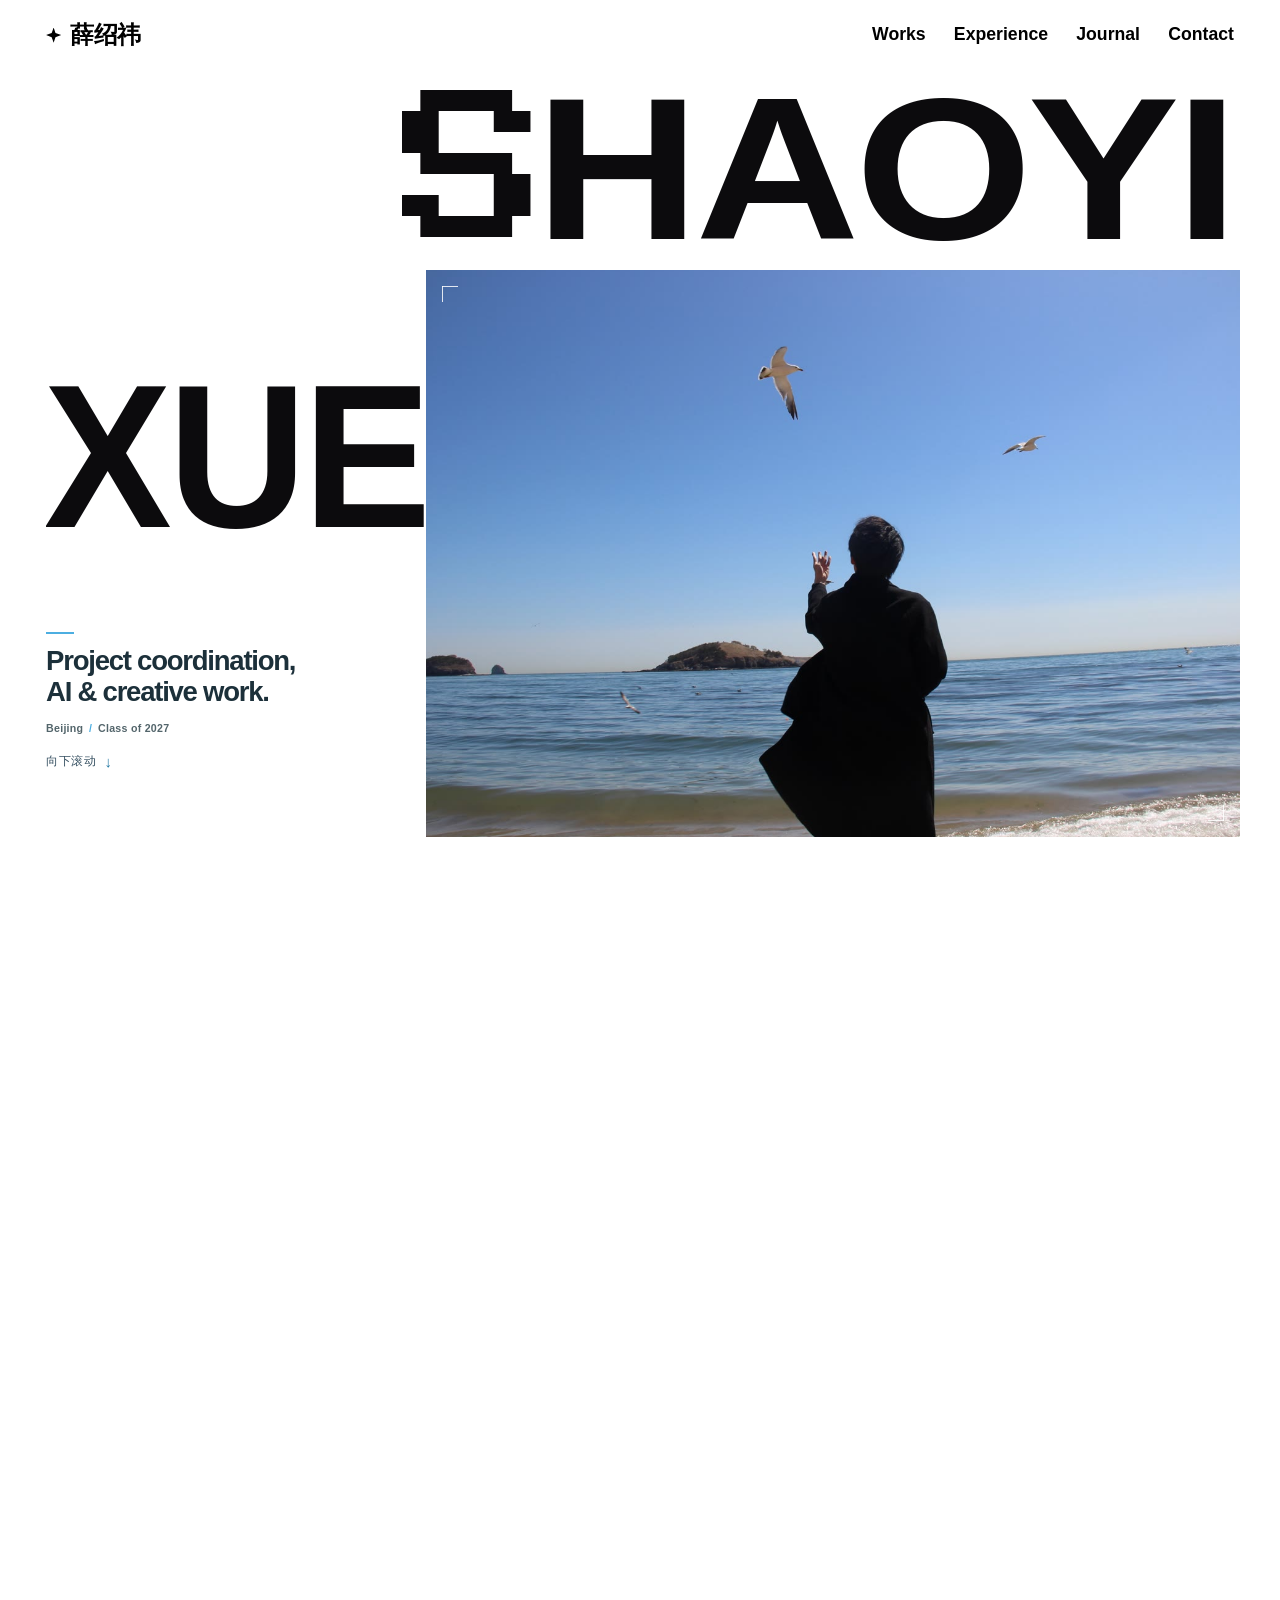
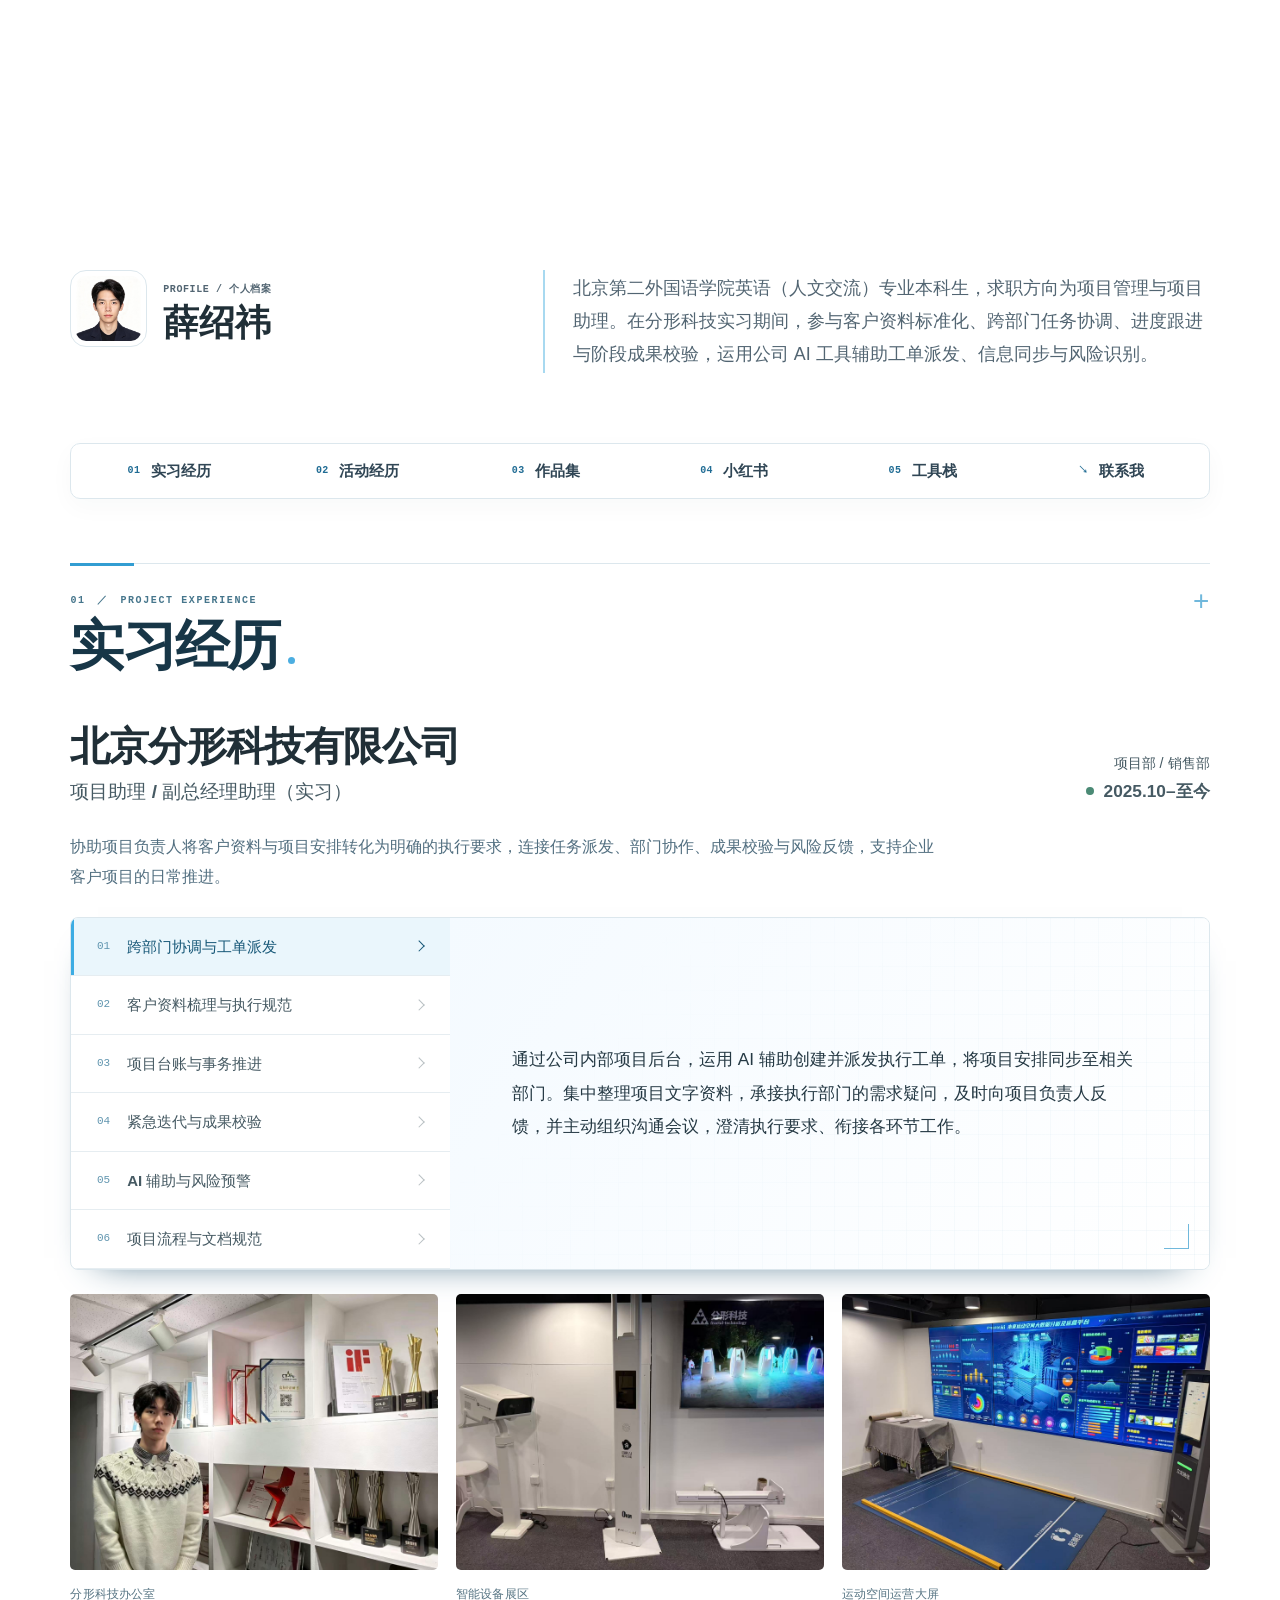
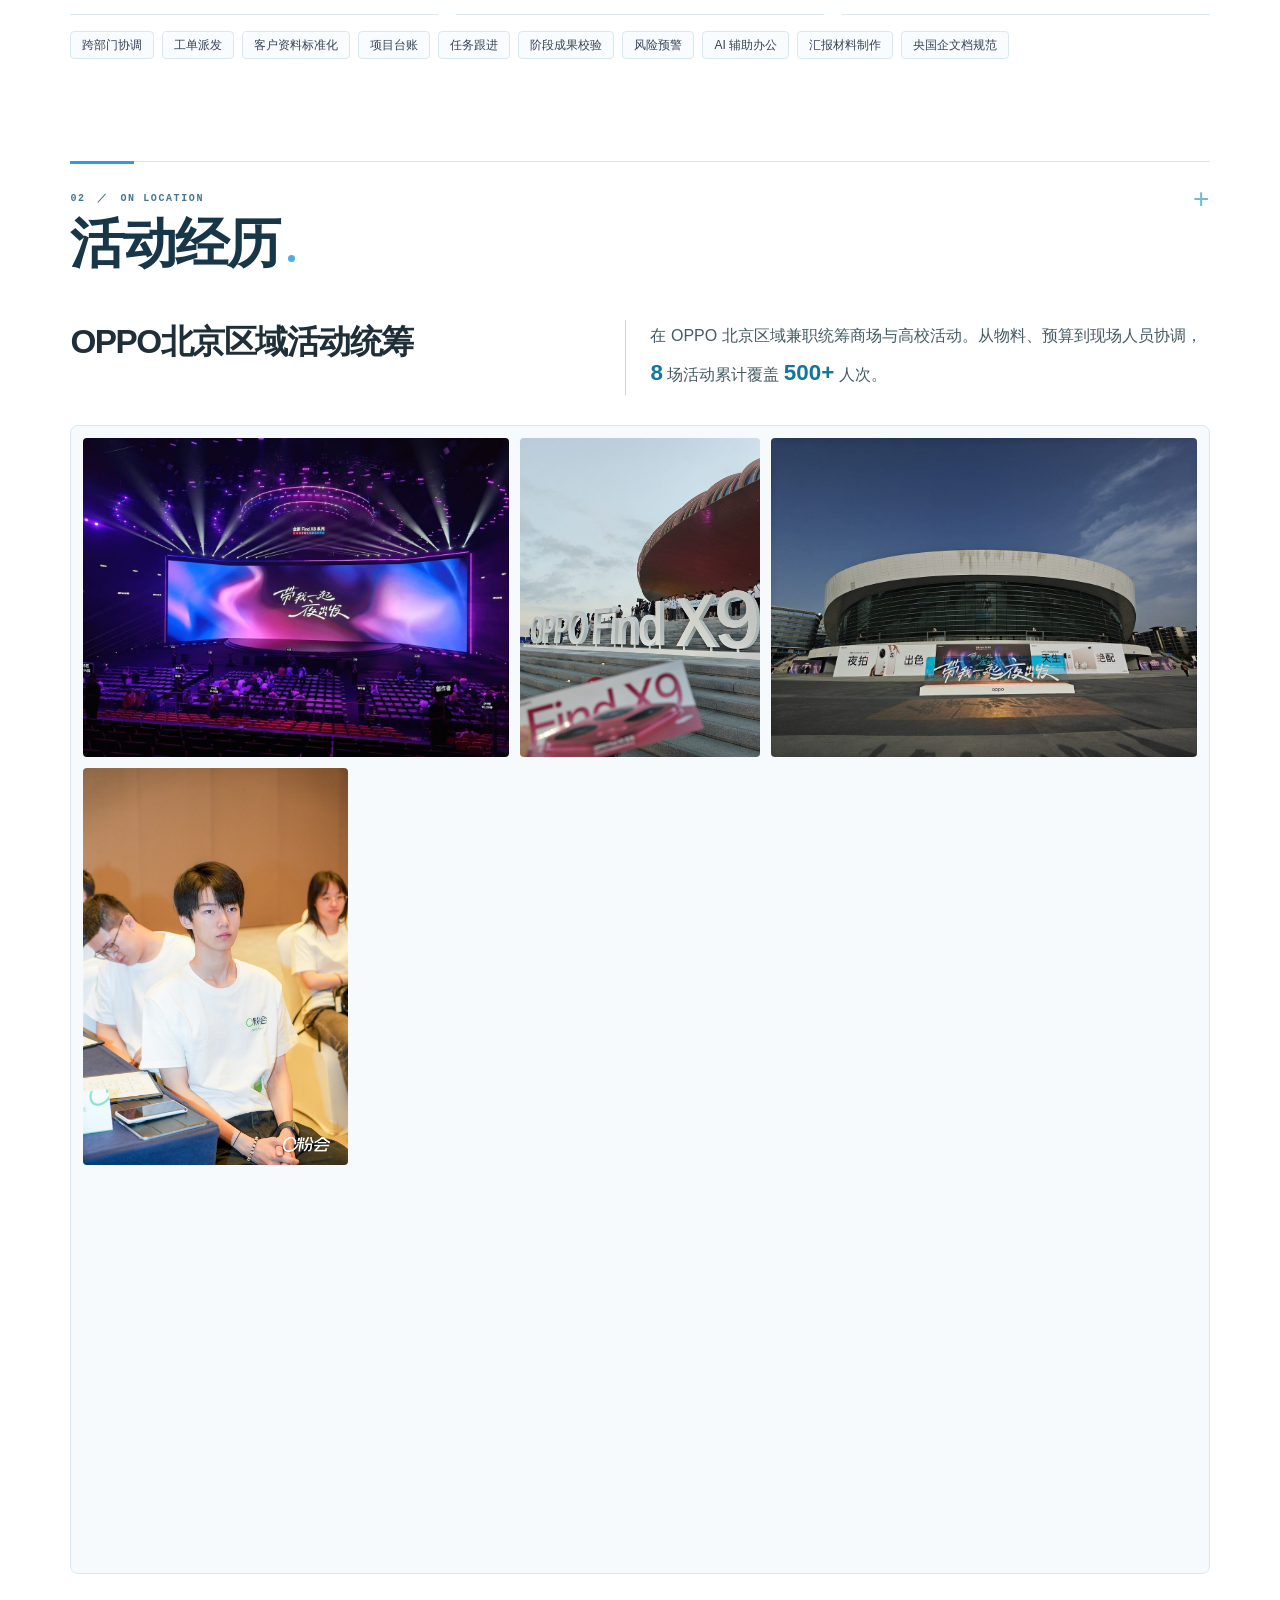
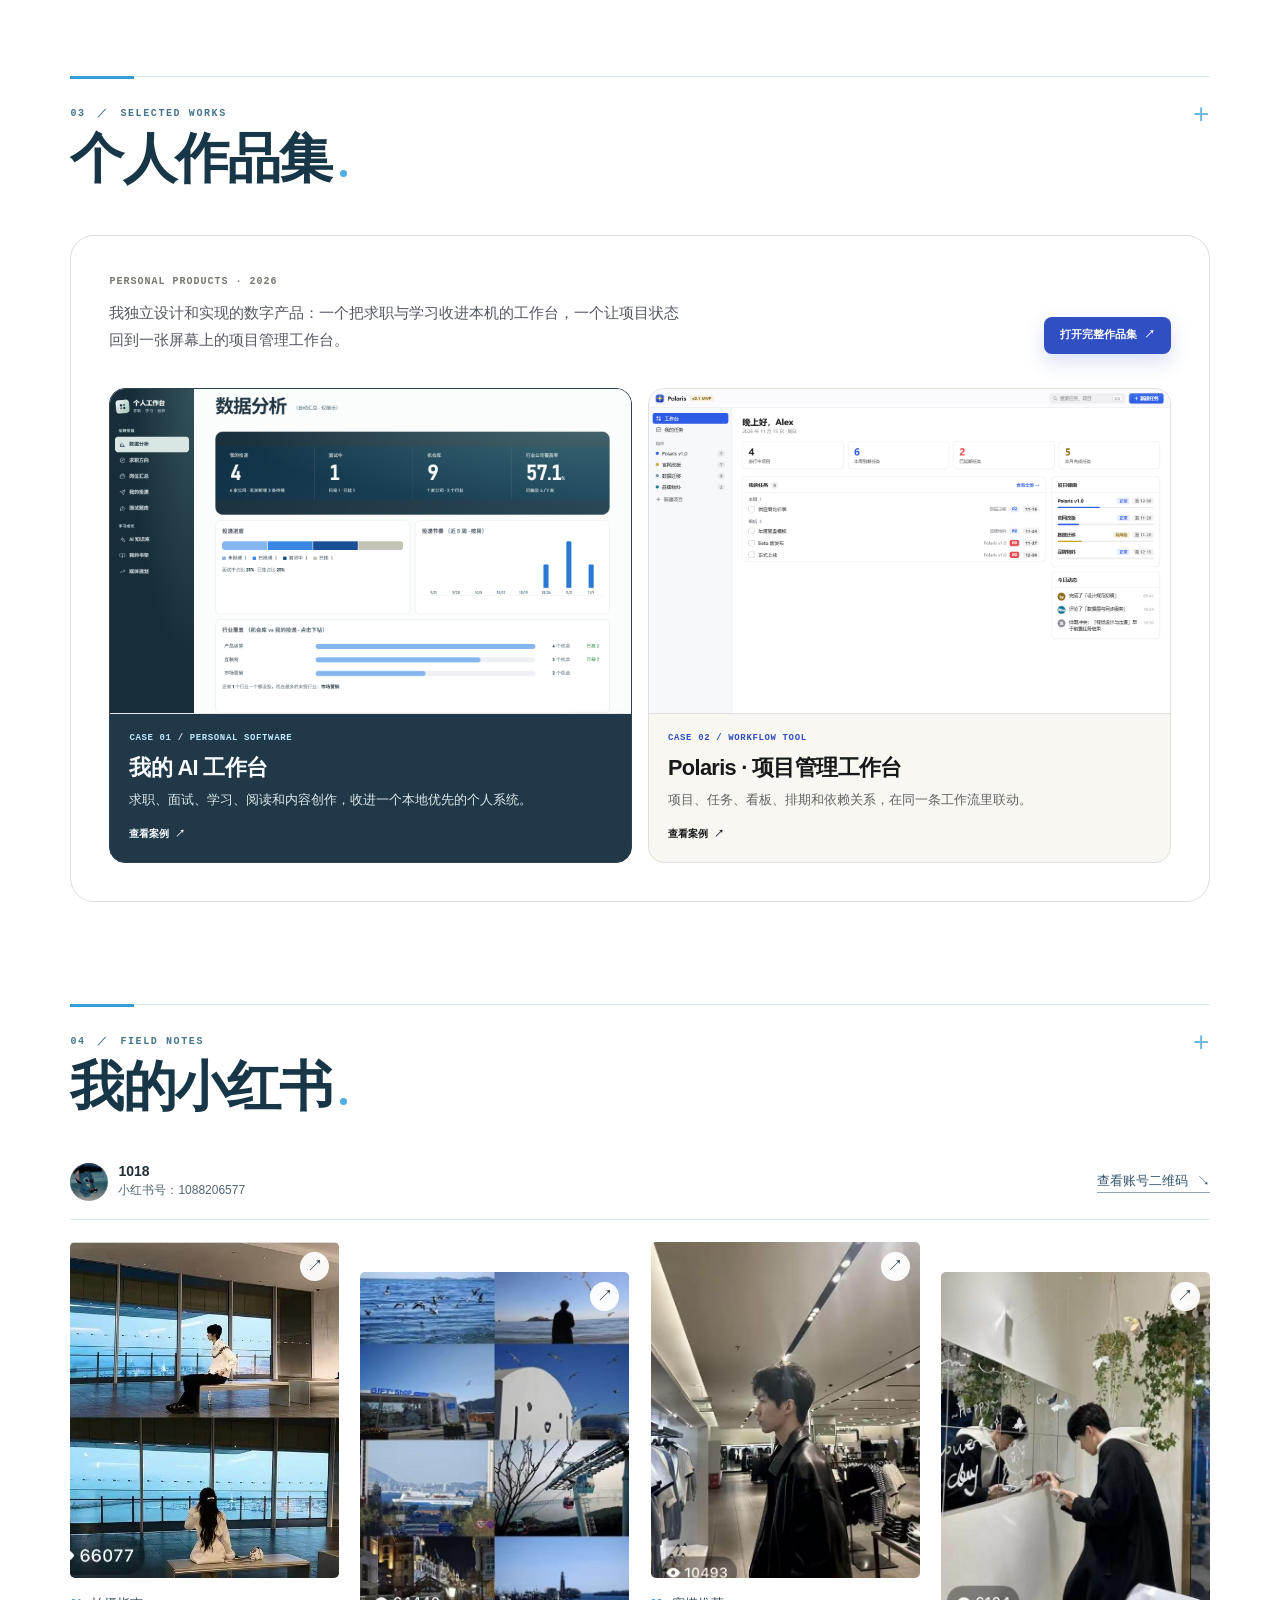
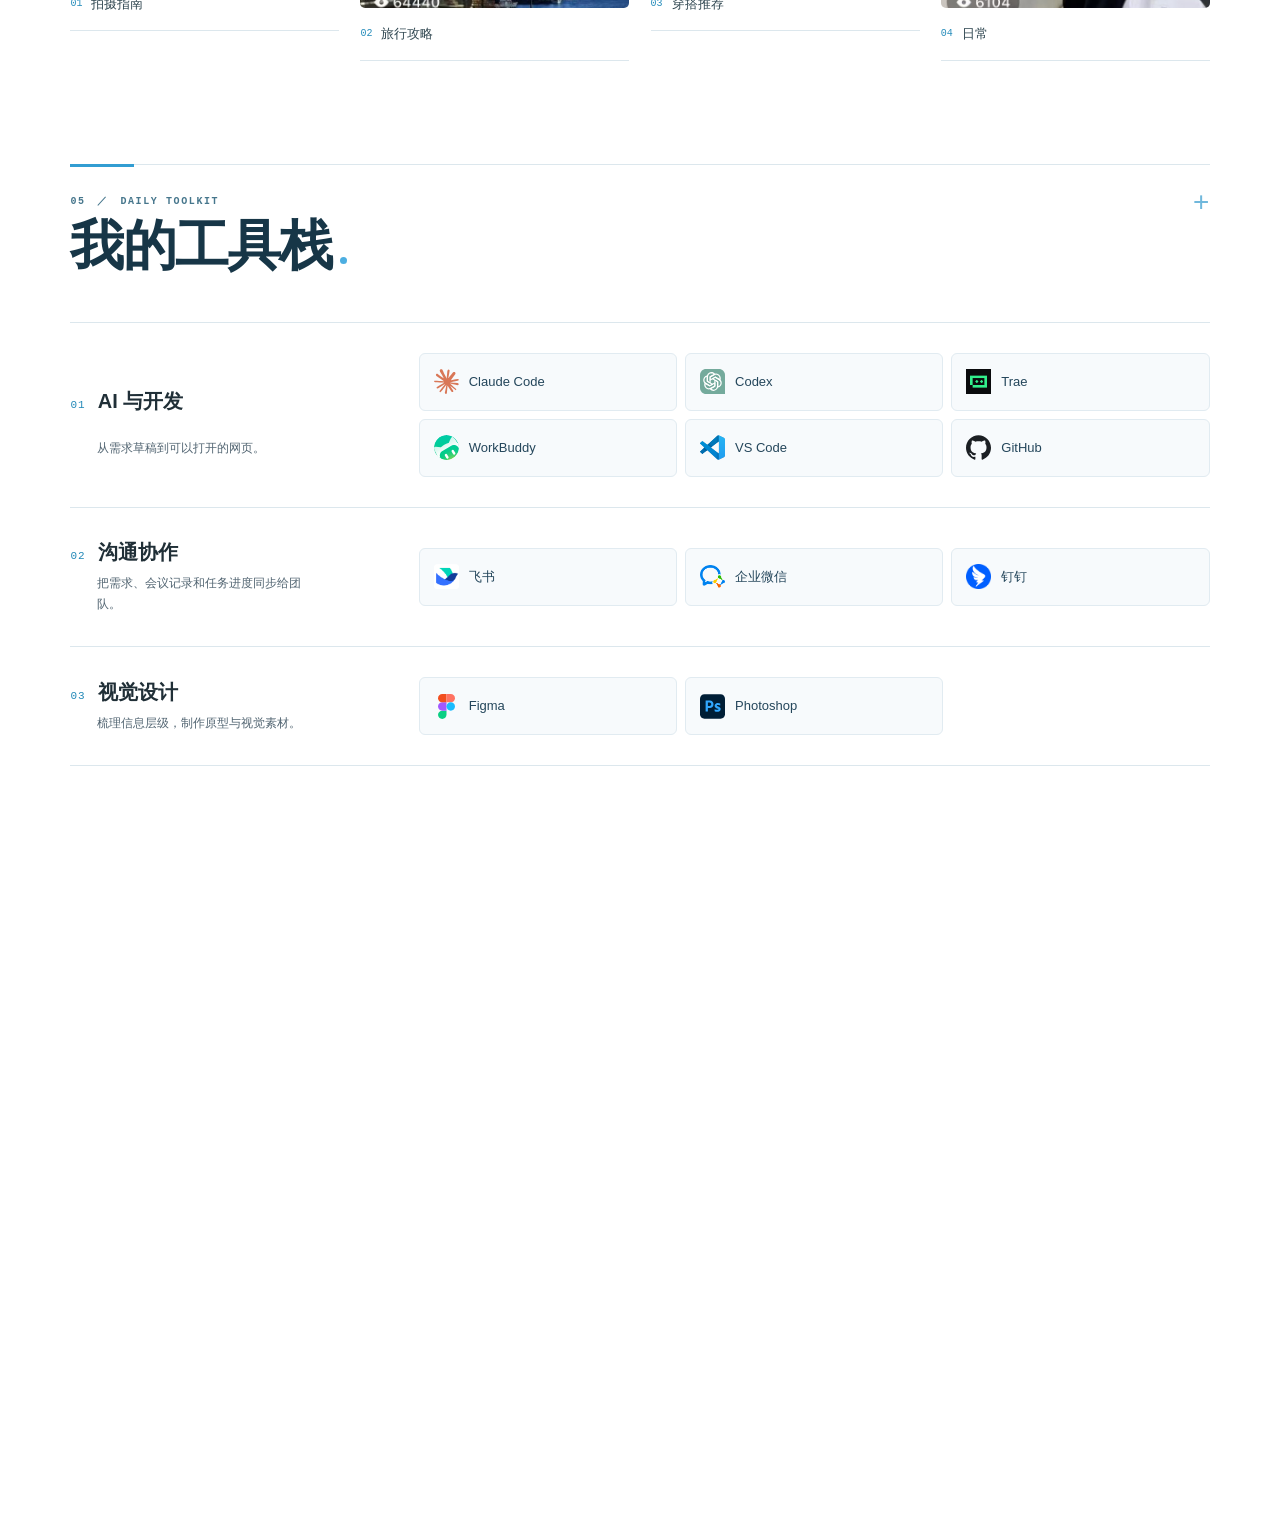
<file: index.html>
<!doctype html>
<html lang="zh-CN"><head><meta charset="utf-8"><meta name="viewport" content="width=device-width,initial-scale=1"><meta name="theme-color" content="#ffffff"><title>薛绍祎｜项目实践与个人作品集</title><link rel="stylesheet" href="assets/sky.css"><link rel="stylesheet" href="assets/fractal.css"><link rel="stylesheet" href="assets/vendor/lenis-1.3.27.css"><link rel="stylesheet" href="assets/name-hero.css?v=cover-reveal-2">
<link rel="stylesheet" href="assets/activity-wall.css">
<link rel="stylesheet" href="assets/portfolio-theme.css?v=20261109-sky"><link rel="stylesheet" href="assets/design-directions.css">
<script defer src="assets/vendor/lenis-1.3.27.min.js"></script><script defer src="assets/name-hero.js?v=cover-reveal-2"></script>
<meta name="description" content="薛绍祎的个人作品集：企业项目实践、OPPO 活动统筹、个人工作台、Polaris 项目管理工作台和个人创作。">
<link rel="icon" href="assets/folio-mark.svg?v=20261109-sky" type="image/svg+xml">
<link rel="stylesheet" href="assets/portfolio-edition.css?v=20261109-sky">
<link rel="stylesheet" href="assets/contact-edition.css?v=20261109-sky">
<link rel="stylesheet" href="assets/studio-middle.css?v=20261111-copy">
<link rel="stylesheet" href="assets/portfolio-window.css?v=20261115b">
<script defer src="assets/site-scroll.js?v=20261115a"></script>
<script defer src="assets/footer-grid.js"></script><script defer src="assets/portfolio-edition.js"></script>
</head><body>
<a class="skip-content" href="#profile">跳至个人介绍</a>
<header id="top" class="name-hero">
  <div class="name-stage">
    <nav class="name-nav" aria-label="首页导航">
      <a class="name-brand" href="#top" aria-label="薛绍祎，首页">薛绍祎</a>
      <div lang="en"><a href="#lab">Works</a><a href="#work">Experience</a><a href="#media">Journal</a><a href="#contact">Contact</a></div>
    </nav>
    <div class="name-visual" aria-hidden="true">
      <img src="assets/sea-hero.jpg" alt="" fetchpriority="high" class="hero-still">
    </div>
    <h1 class="name-type" aria-label="Shaoyi Xue">
      <span class="name-first"><svg viewBox="0 0 680 120" preserveAspectRatio="none" aria-hidden="true"><path d="M15,0h15v14h-15zM30,0h15v14h-15zM45,0h15v14h-15zM60,0h15v14h-15zM75,0h15v14h-15zM0,14h15v14h-15zM15,14h15v14h-15zM75,14h15v14h-15zM90,14h15v14h-15zM0,28h15v14h-15zM15,28h15v14h-15zM15,42h15v14h-15zM30,42h15v14h-15zM45,42h15v14h-15zM60,42h15v14h-15zM75,42h15v14h-15zM75,56h15v14h-15zM90,56h15v14h-15zM0,70h15v14h-15zM15,70h15v14h-15zM75,70h15v14h-15zM90,70h15v14h-15zM15,84h15v14h-15zM30,84h15v14h-15zM45,84h15v14h-15zM60,84h15v14h-15zM75,84h15v14h-15z"/><text x="109" y="99" font-family="Arial Black, Arial, Helvetica, sans-serif" font-size="135" font-weight="900" textLength="571" lengthAdjust="spacingAndGlyphs">HAOYI</text></svg><svg viewBox="0 0 680 120" preserveAspectRatio="none" aria-hidden="true"><path d="M15,0h15v14h-15zM30,0h15v14h-15zM45,0h15v14h-15zM60,0h15v14h-15zM75,0h15v14h-15zM0,14h15v14h-15zM15,14h15v14h-15zM75,14h15v14h-15zM90,14h15v14h-15zM0,28h15v14h-15zM15,28h15v14h-15zM15,42h15v14h-15zM30,42h15v14h-15zM45,42h15v14h-15zM60,42h15v14h-15zM75,42h15v14h-15zM75,56h15v14h-15zM90,56h15v14h-15zM0,70h15v14h-15zM15,70h15v14h-15zM75,70h15v14h-15zM90,70h15v14h-15zM15,84h15v14h-15zM30,84h15v14h-15zM45,84h15v14h-15zM60,84h15v14h-15zM75,84h15v14h-15z"/><text x="109" y="99" font-family="Arial Black, Arial, Helvetica, sans-serif" font-size="135" font-weight="900" textLength="571" lengthAdjust="spacingAndGlyphs">HAOYI</text></svg></span>
      <span class="name-last"><svg viewBox="0 0 300 120" preserveAspectRatio="none" aria-hidden="true"><text x="-2" y="99" font-size="136" font-weight="700" textLength="300" lengthAdjust="spacingAndGlyphs">XUE</text></svg></span>
    </h1>
    <div class="name-caption" lang="en">
      <p>Project coordination,<br> AI &amp; creative work.</p>
      <small>Beijing <span aria-hidden="true">/</span> Class of 2027</small>
      <span class="cover-scroll-hint" lang="zh-CN">向下滚动 <span aria-hidden="true">↓</span></span>
    </div>
  </div>
</header>
<main>
  <section class="profile-spread" id="profile" aria-labelledby="profile-title">
    <div class="profile-identity"><img src="assets/avatar.jpg" width="76" height="76" alt="薛绍祎的头像"><div><small>PROFILE / 个人档案</small><h2 id="profile-title">薛绍祎</h2></div></div>
    <p class="profile-intro">北京第二外国语学院英语（人文交流）专业本科生，求职方向为项目管理与项目助理。在分形科技实习期间，参与客户资料标准化、跨部门任务协调、进度跟进与阶段成果校验，运用公司 AI 工具辅助工单派发、信息同步与风险识别。</p>
  </section>
  <nav class="chapter-index" aria-label="作品集目录">
    <a href="#work"><span>01</span> <b>实习经历</b><i aria-hidden="true">实习</i></a><a href="#activities"><span>02</span> <b>活动经历</b><i aria-hidden="true">活动</i></a><a href="#lab"><span>03</span> <b>作品集</b><i aria-hidden="true">作品</i></a><a href="#media"><span>04</span> <b>小红书</b><i aria-hidden="true">手记</i></a><a href="#tools"><span>05</span> <b>工具栈</b><i aria-hidden="true">工具</i></a><a href="#contact"><span>↘</span> <b>联系我</b><i aria-hidden="true">联系</i></a>
  </nav>
<section id="work" aria-labelledby="internship-title">
  <div class="heading"><small>01　／　PROJECT EXPERIENCE</small><h2 id="internship-title">实习经历</h2></div>
  <article id="fractal">
    <div class="internship-byline">
      <h3><span class="internship-company">北京分形科技有限公司</span><span class="role-divider"> | </span><span class="internship-role">项目助理 / 副总经理助理（实习）</span></h3>
      <p class="internship-date"><span>项目部 / 销售部</span><span class="role-divider"> | </span><span class="internship-period"><time datetime="2025-10">2025.10</time>–至今</span></p>
    </div>
    <p class="internship-summary">协助项目负责人将客户资料与项目安排转化为明确的执行要求，连接任务派发、部门协作、成果校验与风险反馈，支持企业客户项目的日常推进。</p>
    <div class="internship-layout">
      <div class="duties" role="group" aria-label="实习职责">
        <input class="duty-choice" type="radio" id="duty-1" name="internship-duty" aria-describedby="duty-story-1" checked>
        <label for="duty-1">跨部门协调与工单派发</label>
        <div class="duty-story" id="duty-story-1"><p>通过公司内部项目后台，运用 AI 辅助创建并派发执行工单，将项目安排同步至相关部门。集中整理项目文字资料，承接执行部门的需求疑问，及时向项目负责人反馈，并主动组织沟通会议，澄清执行要求、衔接各环节工作。</p></div>
        <input class="duty-choice" type="radio" id="duty-2" name="internship-duty" aria-describedby="duty-story-2">
        <label for="duty-2">客户资料梳理与执行规范</label>
        <div class="duty-story" id="duty-story-2"><p>对客户提交的数万字资料及配套文件进行分类梳理，识别可用于原型制作、图片处理的内容，提取字体、字号等特殊要求。将分散信息整理为规范文档，按项目编号上传至内部平台，供执行部门统一查阅与使用。</p></div>
        <input class="duty-choice" type="radio" id="duty-3" name="internship-duty" aria-describedby="duty-story-3">
        <label for="duty-3">项目台账与事务推进</label>
        <div class="duty-story" id="duty-story-3"><p>承接项目负责人安排的文档整理、调研及汇报 PPT 制作等任务，跟进待办事项落实。将已完成、待执行、预计开展的工作及指标计划整理为项目台账，同步归集客户资料，为项目负责人掌握工作进展与后续安排提供依据。</p></div>
        <input class="duty-choice" type="radio" id="duty-4" name="internship-duty" aria-describedby="duty-story-4">
        <label for="duty-4">紧急迭代与成果校验</label>
        <div class="duty-story" id="duty-story-4"><p>针对客户提出的紧急迭代要求，在阶段成果提交前，提前核对原型等产出与客户要求的一致性，整理需确认或调整的问题。提交客户确认后，衔接后续执行环节，将成果校验与确认落实到项目推进过程中。</p></div>
        <input class="duty-choice" type="radio" id="duty-5" name="internship-duty" aria-describedby="duty-story-5">
        <label for="duty-5">AI 辅助与风险预警</label>
        <div class="duty-story" id="duty-story-5"><p>熟练运用公司 AI 大模型工具辅助梳理项目细节、同步执行信息，及时回收并审核各部门的阶段成果。识别项目推进中的异常与执行问题，向项目负责人预警并反馈具体情况，为后续协调与处理提供依据。</p></div>
        <input class="duty-choice" type="radio" id="duty-6" name="internship-duty" aria-describedby="duty-story-6">
        <label for="duty-6">项目流程与文档规范</label>
        <div class="duty-story" id="duty-story-6"><p>熟悉公司内部项目流转流程、项目负责人的工作方式与信息同步要求，能够配合不同环节推进具体任务。掌握央国企项目常用文档的格式规范，并应用于资料整理、台账维护与汇报材料制作。</p></div>
      </div>
      <div class="internship-photos">
        <figure><a class="office-photo" href="assets/fractal-portrait.jpg" aria-label="放大：在公司办公室的留影"><img src="assets/fractal-portrait.jpg" alt="在公司办公室的留影" width="1707" height="1280" loading="lazy"></a><figcaption>分形科技办公室</figcaption></figure>
        <figure><a class="office-photo" href="assets/fractal-exhibit.jpg" aria-label="放大：展区内的智能设备与演示屏"><img src="assets/fractal-exhibit.jpg" alt="展区内的智能设备与演示屏" width="1707" height="1280" loading="lazy"></a><figcaption>智能设备展区</figcaption></figure>
        <figure><a class="office-photo" href="assets/fractal-screen.jpg" aria-label="放大：运动空间运营平台的数据可视化大屏"><img src="assets/fractal-screen.jpg" alt="运动空间运营平台的数据可视化大屏" width="1707" height="1280" loading="lazy"></a><figcaption>运动空间运营大屏</figcaption></figure>
      </div>
    </div>
    <div class="internship-skills"><ul aria-label="核心能力"><li>跨部门协调</li><li>工单派发</li><li>客户资料标准化</li><li>项目台账</li><li>任务跟进</li><li>阶段成果校验</li><li>风险预警</li><li>AI 辅助办公</li><li>汇报材料制作</li><li>央国企文档规范</li></ul></div>
  </article>
</section>
<section id="activities" aria-labelledby="activities-title">
<div class="heading"><small>02　／　ON LOCATION</small><h2 id="activities-title">活动经历</h2></div>
<article class="case activity-byline"><h3>OPPO北京区域活动统筹</h3><p>在 OPPO 北京区域兼职统筹商场与高校活动。从物料、预算到现场人员协调，<strong>8</strong> 场活动累计覆盖 <strong>500+</strong> 人次。</p></article>
<div class="activity-wall">
  <div class="activity-strip">
    <a class="field-photo" href="assets/activity-wall/04.jpg" style="--ratio:1.3333" aria-label="放大：OPPO Find X8 系列发布会的紫色舞台"><img src="assets/activity-wall/04.jpg" width="1200" height="900" alt="OPPO Find X8 系列发布会的紫色舞台" loading="lazy" decoding="async"></a>
    <a class="field-photo" href="assets/activity-wall/05.jpg" style="--ratio:0.7500" aria-label="放大：OPPO Find X9 会场入口"><img src="assets/activity-wall/05.jpg" width="900" height="1200" alt="OPPO Find X9 会场入口" loading="lazy" decoding="async"></a>
    <a class="field-photo" href="assets/activity-wall/06.jpg" style="--ratio:1.3333" aria-label="放大：Find X8 发布会场馆外景"><img src="assets/activity-wall/06.jpg" width="1200" height="900" alt="Find X8 发布会场馆外景" loading="lazy" decoding="async"></a>
  </div>
  <div class="activity-strip">
    <a class="field-photo" href="assets/activity-wall/09.jpg" style="--ratio:0.6664" aria-label="放大：穿 O 粉会白色上衣参加活动"><img src="assets/activity-wall/09.jpg" width="933" height="1400" alt="穿 O 粉会白色上衣参加活动" loading="lazy" decoding="async"></a>
    <a class="field-photo" href="assets/activity-wall/07.jpg" style="--ratio:1.3333" aria-label="放大：北京 O 粉会成员在天幕下合影"><img src="assets/activity-wall/07.jpg" width="1400" height="1050" alt="北京 O 粉会成员在天幕下合影" loading="lazy" decoding="async"></a>
    <a class="field-photo" href="assets/activity-wall/02.jpg" style="--ratio:0.7500" aria-label="放大：草地上的露天活动"><img src="assets/activity-wall/02.jpg" width="1050" height="1400" alt="草地上的露天活动" loading="lazy" decoding="async"></a>
  </div>
  <div class="activity-strip">
    <a class="field-photo" href="assets/activity-wall/01.jpg" style="--ratio:0.7500" aria-label="放大：室内活动的围桌交流现场"><img src="assets/activity-wall/01.jpg" width="1050" height="1400" alt="室内活动的围桌交流现场" loading="lazy" decoding="async"></a>
    <a class="field-photo" href="assets/activity-wall/find-x9-stage.jpg" style="--ratio:1.3333" aria-label="放大：紫色灯光下的 OPPO Find X9 发布会舞台"><img src="assets/activity-wall/find-x9-stage.jpg" width="1400" height="1050" alt="紫色灯光下的 OPPO Find X9 发布会舞台" loading="lazy" decoding="async"></a>
    <a class="field-photo" href="assets/activity-wall/08.jpg" style="--ratio:0.7500" aria-label="放大：活动现场的观众席留影"><img src="assets/activity-wall/08.jpg" width="1050" height="1400" alt="活动现场的观众席留影" loading="lazy" decoding="async"></a>
  </div>
</div>
</section>
<section id="lab" aria-labelledby="portfolio-title">
  <div class="heading"><small>03　／　SELECTED WORKS</small><h2 id="portfolio-title">个人作品集</h2></div>
  <div class="portfolio-window">
    <div class="portfolio-window-head">
      <div>
        <small>Personal products · 2026</small>
        <p>我独立设计和实现的数字产品：一个把求职与学习收进本机的工作台，一个让项目状态回到一张屏幕上的项目管理工作台。</p>
      </div>
      <a class="portfolio-all" href="works/">打开完整作品集 ↗</a>
    </div>
    <div class="portfolio-cases">
      <a class="portfolio-case portfolio-case--dark" href="works/workbench.html">
        <div class="portfolio-case-shot"><img src="works/assets/shots/workbench-dashboard.png" alt="我的 AI 工作台数据分析页" width="1440" height="1000" loading="lazy" decoding="async"></div>
        <div class="portfolio-case-copy">
          <small>Case 01 / Personal software</small>
          <h3>我的 AI 工作台</h3>
          <p>求职、面试、学习、阅读和内容创作，收进一个本地优先的个人系统。</p>
          <span>查看案例</span>
        </div>
      </a>
      <a class="portfolio-case" href="works/polaris.html">
        <div class="portfolio-case-shot"><img src="works/assets/shots/polaris-dashboard.png" alt="Polaris 项目管理工作台工作台页" width="1440" height="1000" loading="lazy" decoding="async"></div>
        <div class="portfolio-case-copy">
          <small>Case 02 / Workflow tool</small>
          <h3>Polaris · 项目管理工作台</h3>
          <p>项目、任务、看板、排期和依赖关系，在同一条工作流里联动。</p>
          <span>查看案例</span>
        </div>
      </a>
    </div>
  </div>
</section>
<section id="media" aria-labelledby="journal-title">
  <div class="heading"><small>04　／　FIELD NOTES</small><h2 id="journal-title">我的小红书</h2></div>
  <div class="journal-byline"><div class="media-intro"><img src="assets/xhs-avatar.jpg" alt="" width="40" height="40"><div><b>1018</b><span>小红书号：1088206577</span></div></div><a href="#contact">查看账号二维码 <span aria-hidden="true">↘</span></a></div>
  <div class="notes">
    <figure><a class="note-cover" href="assets/xhs-1.jpg" aria-label="放大：拍摄指南"><img loading="lazy" src="assets/xhs-1.jpg" alt="拍摄指南笔记封面"><span aria-hidden="true">↗</span></a><figcaption><b>01</b>拍摄指南</figcaption></figure>
    <figure><a class="note-cover" href="assets/xhs-2.jpg" aria-label="放大：旅行攻略"><img loading="lazy" src="assets/xhs-2.jpg" alt="旅行攻略笔记封面"><span aria-hidden="true">↗</span></a><figcaption><b>02</b>旅行攻略</figcaption></figure>
    <figure><a class="note-cover" href="assets/xhs-3.jpg" aria-label="放大：穿搭推荐"><img loading="lazy" src="assets/xhs-3.jpg" alt="穿搭推荐笔记封面"><span aria-hidden="true">↗</span></a><figcaption><b>03</b>穿搭推荐</figcaption></figure>
    <figure><a class="note-cover" href="assets/xhs-4.jpg" aria-label="放大：日常"><img loading="lazy" src="assets/xhs-4.jpg" alt="日常笔记封面"><span aria-hidden="true">↗</span></a><figcaption><b>04</b>日常</figcaption></figure>
  </div>
  <dialog id="journal-viewer" data-lenis-prevent aria-labelledby="viewer-caption">
    <div class="viewer-bar"><small><b id="viewer-album">FIELD NOTES</b> <span id="viewer-count"></span></small><button type="button" data-action="close" autofocus aria-label="关闭大图">×</button></div>
    <img id="viewer-image" alt=""><div class="viewer-bottom"><p id="viewer-caption" aria-live="polite"></p><div><button type="button" data-action="prev" aria-label="上一张">←</button><button type="button" data-action="next" aria-label="下一张">→</button></div></div>
  </dialog>
</section>
<section id="tools" aria-labelledby="tools-title"><div class="heading"><small>05　／　DAILY TOOLKIT</small><h2 id="tools-title">我的工具栈</h2></div><div class="tool-index"><div class="toolrow"><h3><small>01</small> AI 与开发</h3><p>从需求草稿到可以打开的网页。</p><div><span><img src="assets/icons/claude.svg" alt="">Claude Code</span><span><img src="assets/icons/codex.svg" alt="">Codex</span><span><img src="assets/icons/trae.png" alt="">Trae</span><span><img src="assets/icons/workbuddy.svg" alt="">WorkBuddy</span><span><img src="assets/icons/vscode.svg" alt="">VS Code</span><span><img src="assets/icons/github.svg" alt="">GitHub</span></div></div><div class="toolrow"><h3><small>02</small> 沟通协作</h3><p>把需求、会议记录和任务进度同步给团队。</p><div><span><img src="assets/icons/feishu.png" alt="">飞书</span><span><img src="assets/icons/wecom.png" alt="">企业微信</span><span><img src="assets/icons/dingtalk.png" alt="">钉钉</span></div></div><div class="toolrow"><h3><small>03</small> 视觉设计</h3><p>梳理信息层级，制作原型与视觉素材。</p><div><span><img src="assets/icons/figma.svg" alt="">Figma</span><span><img src="assets/icons/photoshop.svg" alt="">Photoshop</span></div></div></div></section>
</main>
<footer id="contact" aria-labelledby="contact-title">
  <canvas class="footer-field" aria-hidden="true"></canvas>
  <div class="footer-contacts">
    <div class="contact-files">
    <address>
      <a class="footer-email" href="mailto:xue_shaoyi@qq.com"><span class="contact-method">邮箱</span><span>xue_shaoyi@qq.com</span></a>
      <a href="tel:+8615313031018"><span class="contact-method">电话</span><span>15313031018</span></a>
    </address>
    <div class="resume-file">
      <a class="resume-download" href="assets/shaoyi-xue-resume.pdf?v=20261109" download="薛绍祎-简历.pdf">
        <svg aria-hidden="true" width="24" height="28" viewBox="0 0 24 28" fill="none" stroke="currentColor" stroke-width="1.4" stroke-linecap="round" stroke-linejoin="round"><path d="M4 2.5h10l6 6V25H4z M14 3v6h6 M12 12v8m-3-3 3 3 3-3"/></svg>
        <span><strong>下载简历</strong><small>PDF · 1 页</small></span>
      </a>
      <a class="resume-preview-link" href="assets/shaoyi-xue-resume.pdf?v=20261109" target="_blank" rel="noopener">预览</a>
    </div>
    </div>
    <div class="footer-links" lang="en" role="navigation" aria-label="Footer navigation">
      <a href="#top">Home</a>
      <a href="#work">Experience</a>
      <a href="#lab">Works</a>
    </div>
    <div class="footer-codes">
      <figure><img src="assets/wechat-qr.jpg" width="671" height="654" alt="微信联系二维码"><figcaption>微信</figcaption></figure>
      <figure><div class="footer-qr-crop"><img src="assets/xiaohongshu-qr.jpg" width="1008" height="954" alt="小红书账号 1018 的二维码"></div><figcaption>小红书 · 1018</figcaption></figure>
    </div>
  </div>
  <h2 id="contact-title" lang="en"><span>Let’s talk</span><img src="assets/fonts/unifraktur/lets-talk.svg" alt="" width="257" height="56"></h2>
  <div class="footer-base"><span>薛绍祎　／　个人作品集</span><a href="#top">回到顶部 ↑</a></div>
</footer>
<dialog id="resume-viewer" data-lenis-prevent aria-labelledby="resume-title">
  <div class="resume-bar"><h2 id="resume-title">薛绍祎 · 个人简历</h2><button type="button" autofocus aria-label="关闭简历预览">×</button></div>
  <div class="resume-sheet"><img data-src="assets/shaoyi-xue-resume-preview.webp?v=20261109" alt="薛绍祎的一页简历预览，完整文字可在 PDF 中阅读"></div>
  <div class="resume-actions"><a href="assets/shaoyi-xue-resume.pdf?v=20261109" target="_blank" rel="noopener">打开 PDF ↗</a><a href="assets/shaoyi-xue-resume.pdf?v=20261109" download="薛绍祎-简历.pdf">下载 PDF ↓</a></div>
</dialog>
</body></html>
</file>
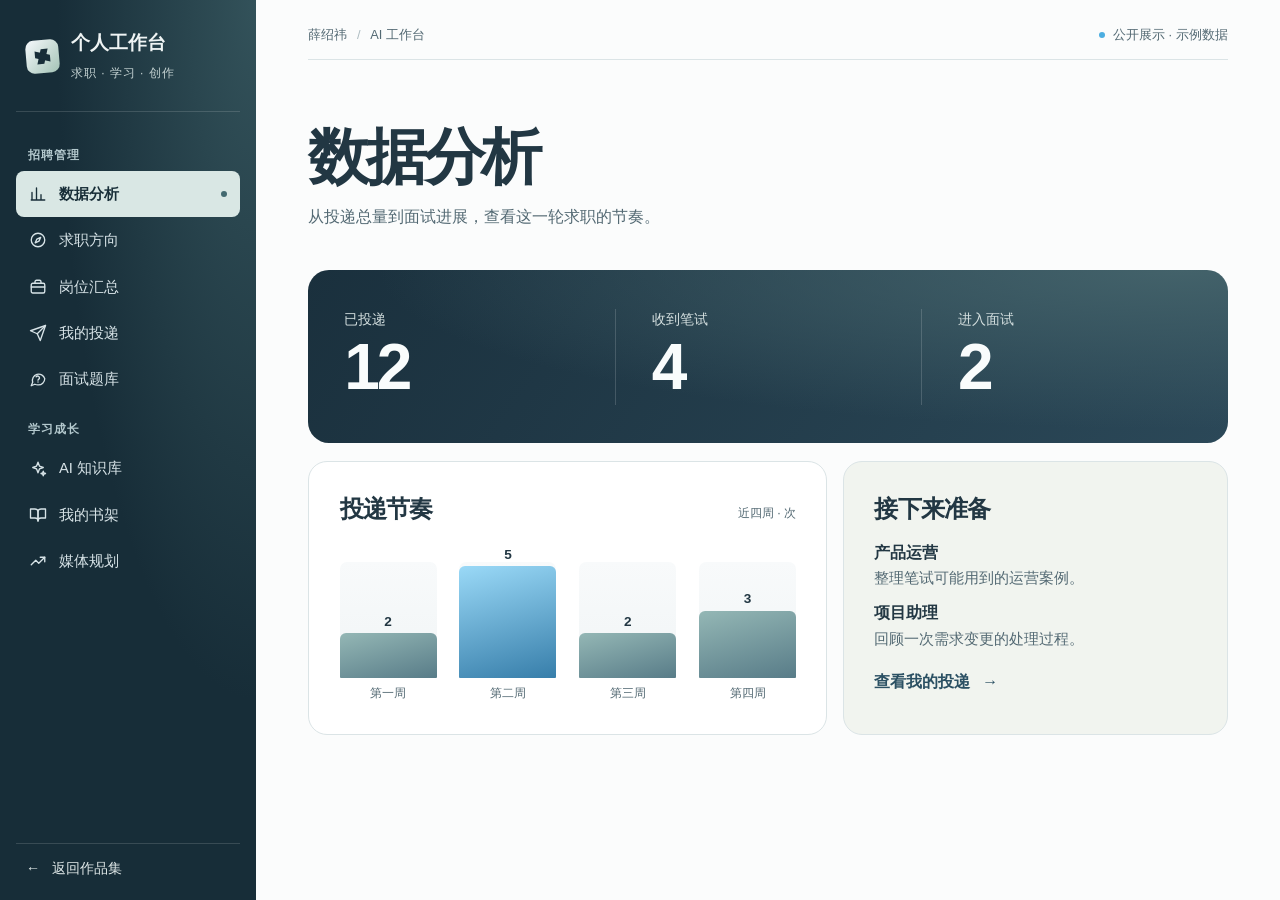
<file: workbench/index.html>
<!doctype html>
<html lang="zh-CN">
<head>
  <meta charset="utf-8">
  <meta name="viewport" content="width=device-width,initial-scale=1">
  <meta name="theme-color" content="#182e38">
  <title>个人 AI 工作台 · 薛绍祎</title>
  <link rel="stylesheet" href="public-view.css?v=20261109-sky">
  <script defer src="public-view.js"></script>
</head>
<body>
<a class="skip-link" href="#main">跳到栏目内容</a>
<div id="app">
  <aside id="sidebar">
    <div class="logo"><span class="brand-mark" aria-hidden="true"></span><div><b>个人工作台</b><small>求职 · 学习 · 创作</small></div></div>
    <nav aria-label="工作台栏目">
      <p class="nav-group">招聘管理</p>
      <a href="#/dashboard" data-route="/dashboard"><span class="nav-ico" aria-hidden="true"><svg viewBox="0 0 24 24" fill="none" stroke="currentColor" stroke-width="1.8" stroke-linecap="round" stroke-linejoin="round"><path d="M4 20V10M10 20V4M16 20v-7M21 20H3"/></svg></span>数据分析</a>
<a href="#/directions" data-route="/directions"><span class="nav-ico" aria-hidden="true"><svg viewBox="0 0 24 24" fill="none" stroke="currentColor" stroke-width="1.8" stroke-linecap="round" stroke-linejoin="round"><circle cx="12" cy="12" r="9"/><path d="m15.5 8.5-2.2 5-5 2.2 2.2-5z"/></svg></span>求职方向</a>
<a href="#/catalog" data-route="/catalog"><span class="nav-ico" aria-hidden="true"><svg viewBox="0 0 24 24" fill="none" stroke="currentColor" stroke-width="1.8" stroke-linecap="round" stroke-linejoin="round"><rect x="3" y="7" width="18" height="13" rx="2"/><path d="M8 7V5a2 2 0 0 1 2-2h4a2 2 0 0 1 2 2v2M3 12h18"/></svg></span>岗位汇总</a>
<a href="#/myapps" data-route="/myapps"><span class="nav-ico" aria-hidden="true"><svg viewBox="0 0 24 24" fill="none" stroke="currentColor" stroke-width="1.8" stroke-linecap="round" stroke-linejoin="round"><path d="m22 2-7 20-4-9-9-4z"/><path d="M22 2 11 13"/></svg></span>我的投递</a>
<a href="#/questions" data-route="/questions"><span class="nav-ico" aria-hidden="true"><svg viewBox="0 0 24 24" fill="none" stroke="currentColor" stroke-width="1.8" stroke-linecap="round" stroke-linejoin="round"><path d="M21 11.5a8.4 8.4 0 0 1-9 8.4 9.9 9.9 0 0 1-4.2-.9L3 21l1.9-4.6A8.4 8.4 0 1 1 21 11.5z"/><path d="M9.5 9a2.5 2.5 0 0 1 4.5 1.5c0 1.5-2 2-2 3M12 16h.01"/></svg></span>面试题库</a>
      <p class="nav-group">学习成长</p>
      <a href="#/kb" data-route="/kb"><span class="nav-ico" aria-hidden="true"><svg viewBox="0 0 24 24" fill="none" stroke="currentColor" stroke-width="1.8" stroke-linecap="round" stroke-linejoin="round"><path d="m12 3 1.9 5.1L19 10l-5.1 1.9L12 17l-1.9-5.1L5 10l5.1-1.9z"/><path d="m19 15 .8 2.2L22 18l-2.2.8L19 21l-.8-2.2L16 18l2.2-.8z"/></svg></span>AI 知识库</a>
<a href="#/books" data-route="/books"><span class="nav-ico" aria-hidden="true"><svg viewBox="0 0 24 24" fill="none" stroke="currentColor" stroke-width="1.8" stroke-linecap="round" stroke-linejoin="round"><path d="M2 4h6a4 4 0 0 1 4 4v12a4 4 0 0 0-4-4H2z"/><path d="M22 4h-6a4 4 0 0 0-4 4v12a4 4 0 0 1 4-4h6z"/></svg></span>我的书架</a>
<a href="#/media" data-route="/media"><span class="nav-ico" aria-hidden="true"><svg viewBox="0 0 24 24" fill="none" stroke="currentColor" stroke-width="1.8" stroke-linecap="round" stroke-linejoin="round"><path d="m3 17 6-6 4 4 8-8"/><path d="M15 7h6v6"/></svg></span>媒体规划</a>
    </nav>
    <a class="back-link" href="../works/workbench.html"><span aria-hidden="true">←</span> 返回作品集</a>
  </aside>
  <main id="main" tabindex="-1">
    <div class="public-bar"><span>薛绍祎 <i>/</i> AI 工作台</span><span class="sample">公开展示 · 示例数据</span></div>
    <section id="dashboard">
      <h1>数据分析</h1><p class="lead">从投递总量到面试进展，查看这一轮求职的节奏。</p>
      <dl class="totals">
        <div><dt>已投递</dt><dd>12</dd></div><div><dt>收到笔试</dt><dd>4</dd></div><div><dt>进入面试</dt><dd>2</dd></div>
      </dl>
      <div class="pair dashboard-details">
        <figure class="card trend">
          <figcaption><b>投递节奏</b><span>近四周 · 次</span></figcaption>
          <ol class="bars">
            <li style="--units:2"><b>2</b><i></i><small>第一周</small></li><li style="--units:5"><b>5</b><i></i><small>第二周</small></li>
            <li style="--units:2"><b>2</b><i></i><small>第三周</small></li><li style="--units:3"><b>3</b><i></i><small>第四周</small></li>
          </ol>
        </figure>
        <div class="card next"><h2>接下来准备</h2><dl><dt>产品运营</dt><dd>整理笔试可能用到的运营案例。</dd><dt>项目助理</dt><dd>回顾一次需求变更的处理过程。</dd></dl><a href="#/myapps">查看我的投递 <span aria-hidden="true">→</span></a></div>
      </div>
    </section>
    <section id="directions">
      <h1>求职方向</h1><p class="lead">为不同的岗位方向分别准备简历。</p>
      <div class="card assistant genmai"><img src="../assets/genmai.svg" width="70" height="70" alt="像素猫玄米"><div><h2>玄米 · 求职搭子</h2><p>按简历版本、岗位关键词和行业偏好归集机会。</p></div></div>
      <div class="pair">
        <article class="card direction"><small>软件与企业服务</small><h2>项目管理</h2><p>项目助理 · 项目运营</p><dl><dt>简历重点</dt><dd>用一次交付过程说明如何澄清需求、跟进节点。</dd></dl></article>
        <article class="card direction"><small>互联网与人工智能</small><h2>产品</h2><p>产品助理 · 需求分析</p><dl><dt>简历重点</dt><dd>从用户问题出发，解释原型、取舍和验收标准。</dd></dl></article>
      </div><a class="route-link" href="#/catalog">浏览匹配岗位 <span aria-hidden="true">→</span></a>
    </section>
    <section id="catalog">
      <h1>岗位汇总</h1><p class="lead">把不同渠道的职位放在一起，对照行业和岗位方向。</p>
      <div class="card table-card"><table><caption>岗位目录</caption><thead><tr><th>岗位</th><th>行业</th><th>来源</th></tr></thead><tbody><tr><th>项目助理</th><td>企业服务</td><td>校招官网</td></tr><tr><th>产品运营</th><td>互联网</td><td>校园招聘会</td></tr><tr><th>AI 产品助理</th><td>人工智能</td><td>校招官网</td></tr></tbody></table></div>
    </section>
    <section id="myapps">
      <h1>我的投递</h1><p class="lead">按申请阶段查看进度，把每个机会对应到具体的准备事项。</p>
      <div class="pair">
        <article class="card application"><small>笔试阶段</small><h2>产品运营</h2><ol class="steps"><li>已投递</li><li class="current">准备笔试</li><li>一面</li></ol><p>下一步 · 整理岗位相关案例</p></article>
        <article class="card application"><small>面试阶段</small><h2>项目助理</h2><ol class="steps"><li>已投递</li><li>完成笔试</li><li class="current">准备一面</li></ol><p>下一步 · 复习需求澄清与项目协作</p></article>
      </div><a class="route-link" href="#/questions">浏览面试题库 <span aria-hidden="true">→</span></a>
    </section>
    <section id="questions">
      <h1>面试题库</h1><p class="lead">按场景复习。先想一遍自己的经历，再展开回答思路。</p>
      <details class="card question" open><summary><span><small>项目协作</small><b>需求临时变更时，你会怎样协调设计和开发？</b></span></summary><p>先确认变更原因与优先级，再和设计、开发评估工作量和上线风险。把可选方案交给相关方确认，最后更新交付顺序。</p></details>
      <details class="card question"><summary><span><small>售前调研</small><b>如何把访谈反馈整理成可评审的需求？</b></span></summary><p>区分反馈来自哪个角色、在什么场景出现。把痛点改写成明确的需求，为每条需求补上使用场景与验收条件。</p></details>
    </section>
    <section id="kb">
      <h1>AI 知识库</h1><p class="lead">从收藏的博主回到自己的学习笔记。</p>
      <div class="card assistant"><img src="mango.svg" width="70" height="70" alt="像素猫芒果"><div><h2>芒果 · 知识库管家</h2><p>整理关注的博主，结合学习笔记回答问题。</p></div></div>
      <div class="pair"><div class="card"><h2>推荐博主</h2><dl><dt>跟李沐学AI</dt><dd>论文精读与深度学习</dd><dt>同济子豪兄</dt><dd>计算机视觉与模型复现</dd></dl></div><div class="card note"><h2>学习笔记</h2><blockquote>怎样判断一个模型回答是否可靠？</blockquote><p>列出回答中的关键事实，逐条核对来源，再记录需要补充证据的地方。</p></div></div>
    </section>
    <section id="books">
      <h1>我的书架</h1><p class="lead">把阅读进度、原文批注和随篇笔记收在一起。</p>
      <div class="pair">
        <article class="card read-card"><div class="cover" aria-hidden="true">项目<br>管理</div><div><small>在读</small><h2>项目管理主题阅读</h2><p>本章关注 · 需求变更与范围确认</p></div></article>
        <article class="card read-card"><div class="cover alternate" aria-hidden="true">AI<br>入门</div><div><small>已读</small><h2>AI 入门主题阅读</h2><p>读书笔记 · 如何比较模型回答</p></div></article>
      </div>
    </section>
    <section id="media">
      <h1>媒体规划</h1><p class="lead">从平台数据复盘内容表现，为下期选题做准备。</p>
      <div class="card assistant media-cat"><img src="shanzhu.svg" width="70" height="70" alt="像素猫山竹"><div><h2>山竹 · 账号数据分析师</h2><p>按平台分析选题与内容表现。</p></div></div>
      <div class="card table-card"><table><caption>内容计划</caption><thead><tr><th>平台</th><th>内容方向</th><th>下期选题</th></tr></thead><tbody><tr><th>小红书</th><td>AI 工具 · 求职成长</td><td>工作台使用手记</td></tr><tr><th>B站</th><td>知识分享</td><td>知识库整理流程</td></tr></tbody></table></div>
    </section>
  </main>
</div>
</body></html>
</file>
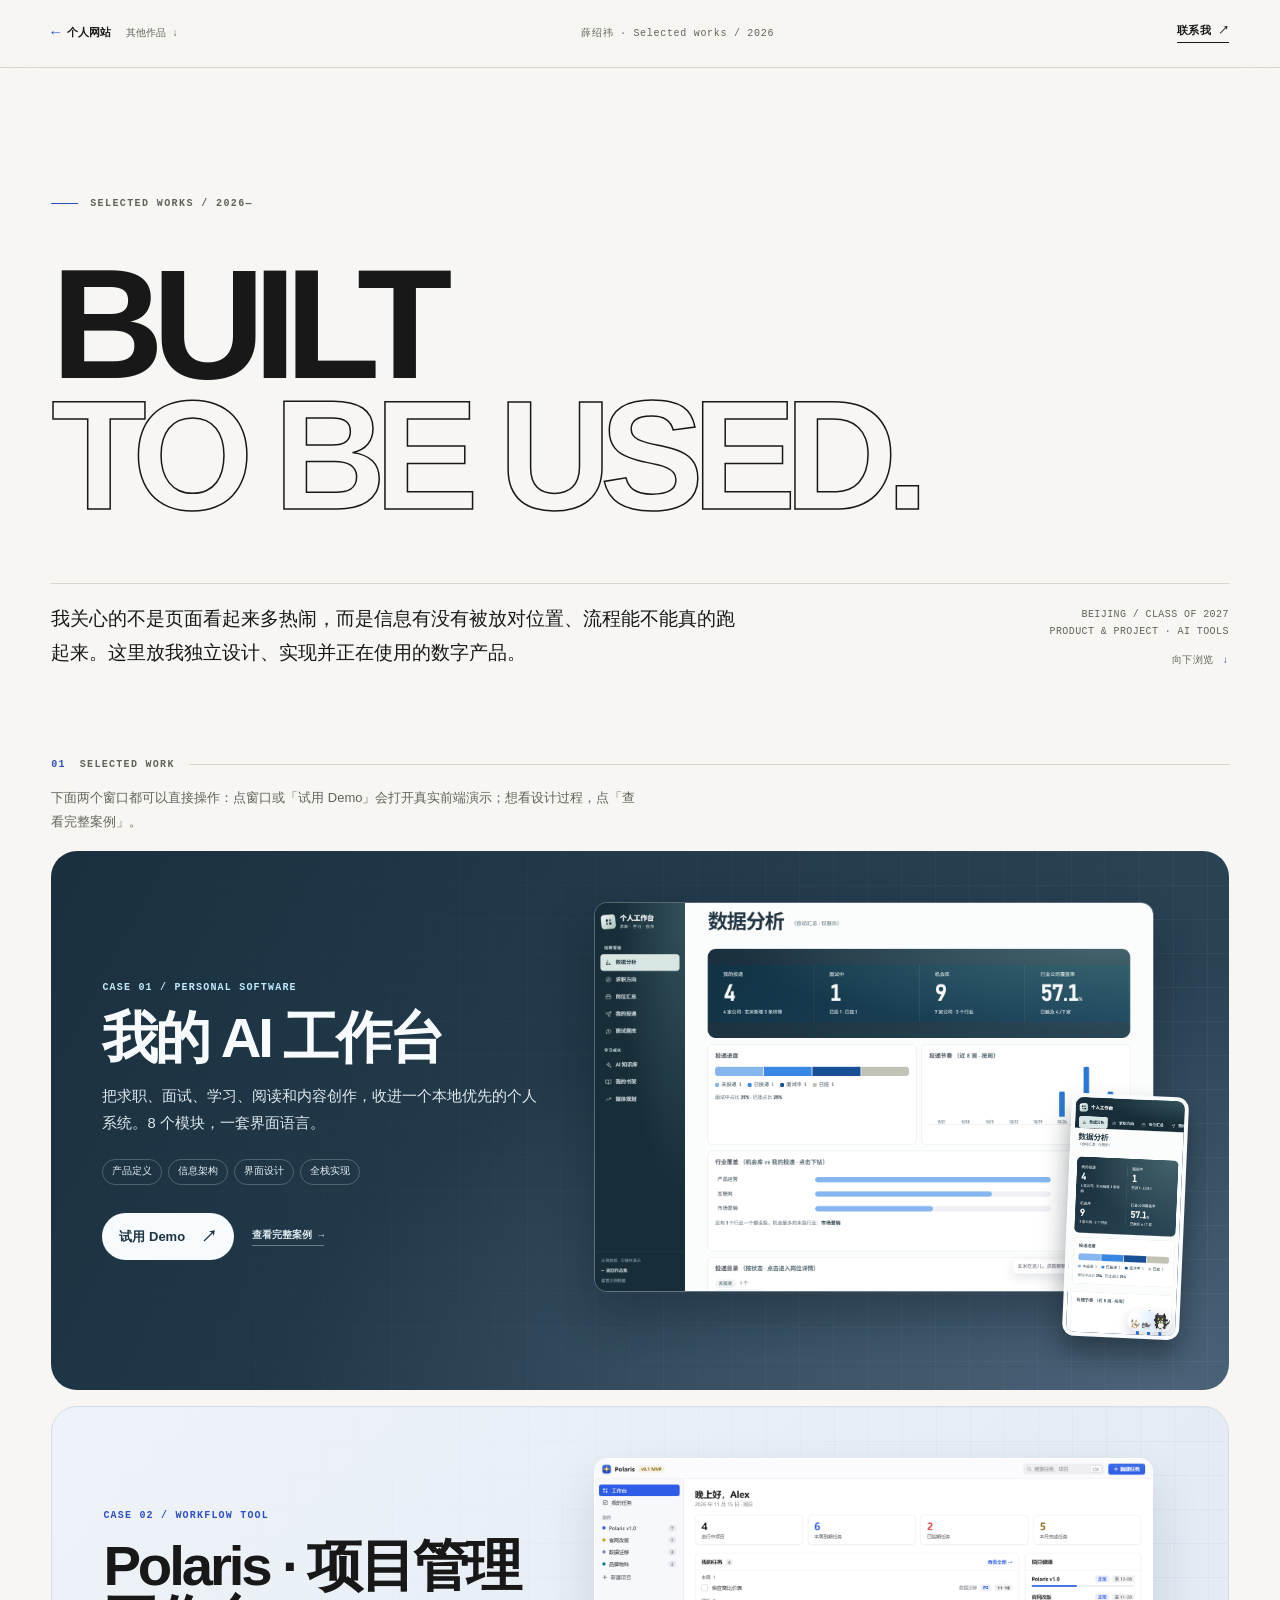
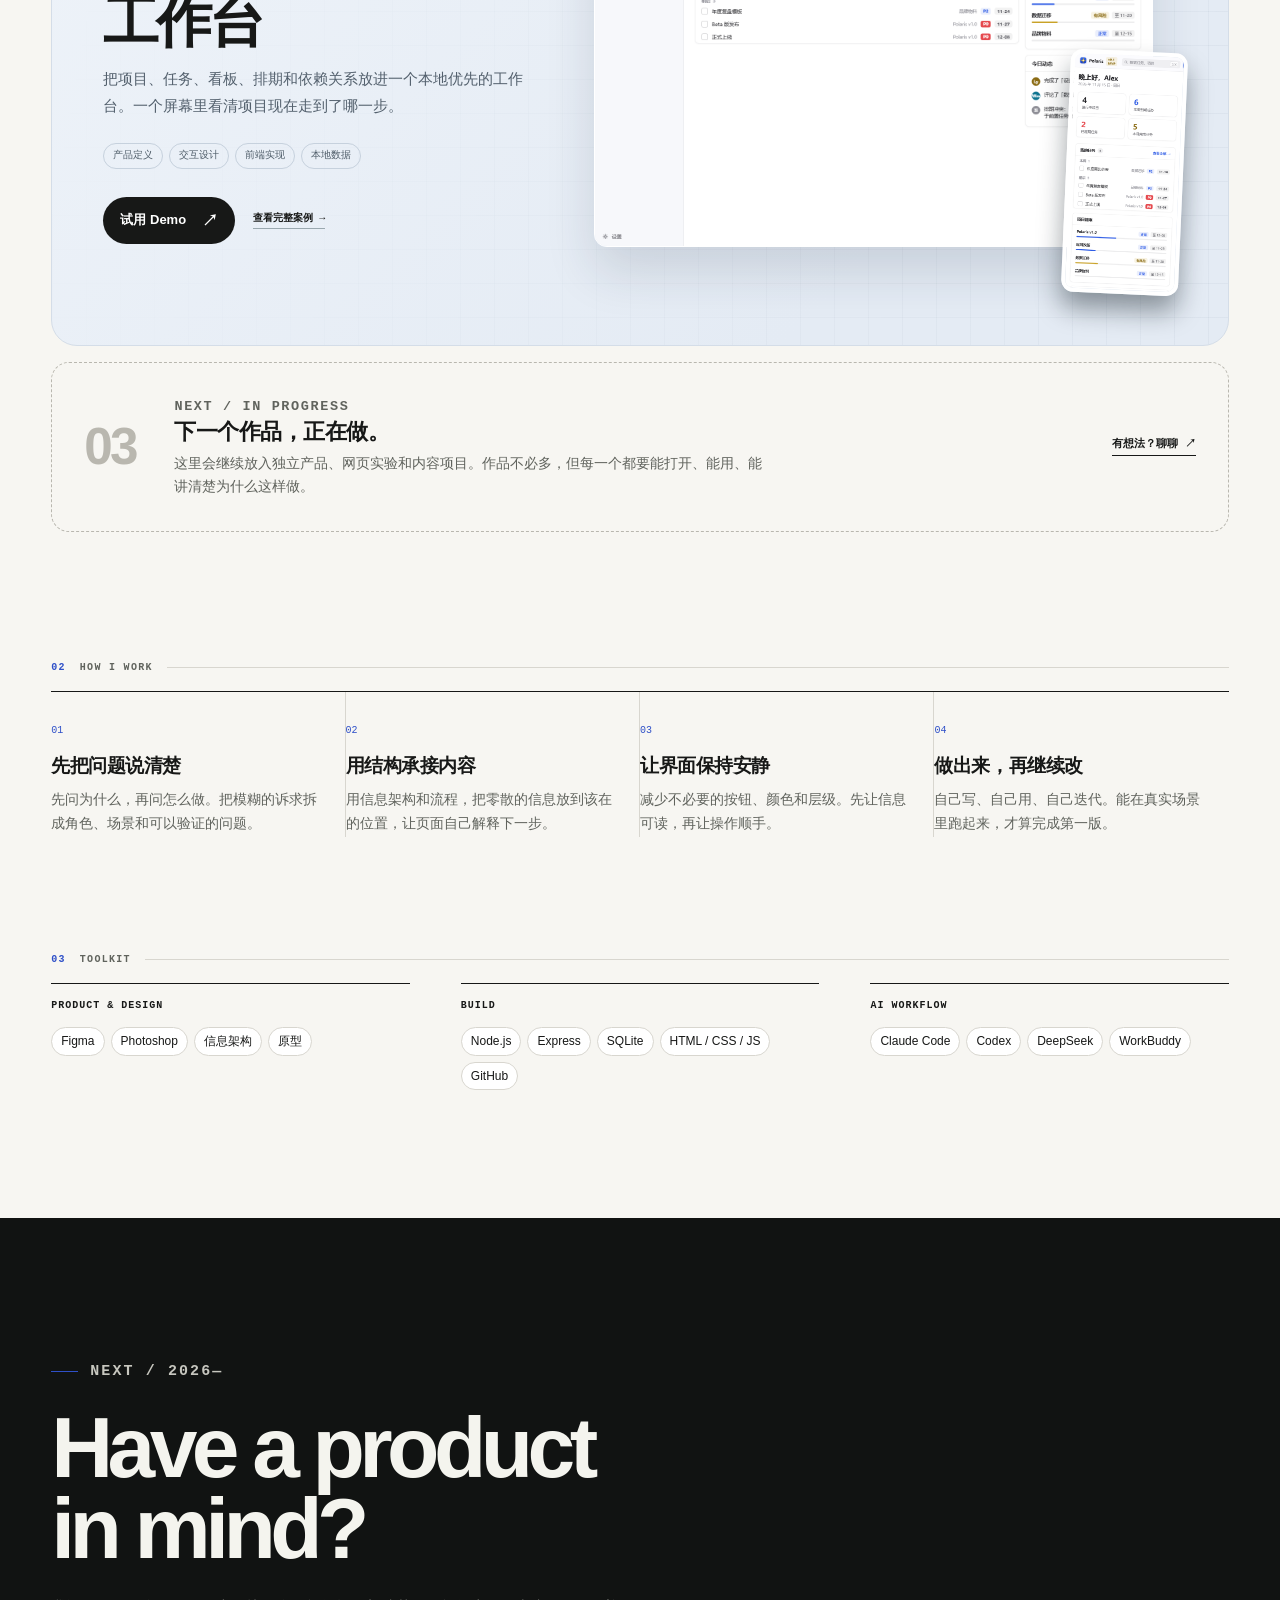
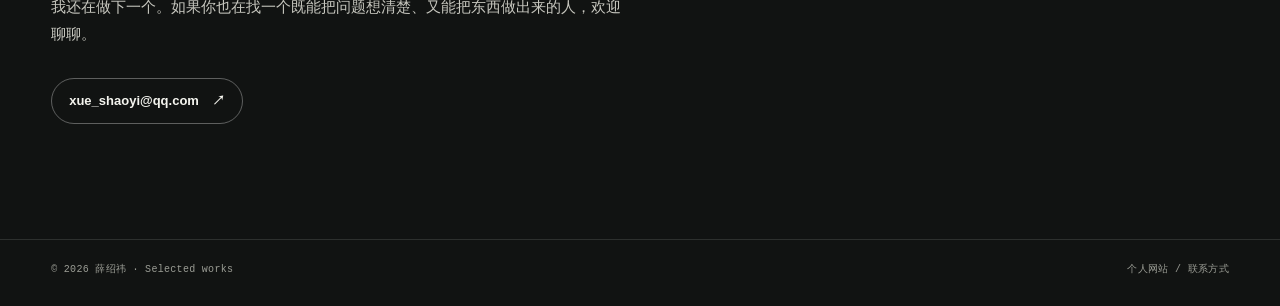
<file: works/index.html>
<!doctype html>
<html lang="zh-CN">
<head>
<meta charset="utf-8">
<meta name="viewport" content="width=device-width,initial-scale=1">
<meta name="theme-color" content="#f7f6f2">
<title>作品集｜薛绍祎</title>
<meta name="description" content="薛绍祎的个人作品集：个人 AI 工作台，以及后续独立产品、网页与内容实验。">
<link rel="canonical" href="https://jerry1018-x.github.io/profile/works/">
<link rel="icon" href="../assets/folio-mark.svg" type="image/svg+xml">
<meta property="og:type" content="website">
<meta property="og:title" content="作品集｜薛绍祎">
<meta property="og:description" content="把模糊的想法，做成能用的产品。个人 AI 工作台与后续作品。">
<meta property="og:image" content="https://jerry1018-x.github.io/profile/works/assets/shots/workbench-dashboard.png">
<meta name="twitter:card" content="summary_large_image">
<meta name="twitter:image" content="https://jerry1018-x.github.io/profile/works/assets/shots/workbench-dashboard.png">
<meta name="author" content="薛绍祎">
<script type="application/ld+json">
{
  "@context": "https://schema.org",
  "@type": "CollectionPage",
  "name": "作品集｜薛绍祎",
  "description": "个人 AI 工作台与后续独立产品、网页与内容实验。",
  "url": "https://jerry1018-x.github.io/profile/works/",
  "author": {
    "@type": "Person",
    "name": "薛绍祎",
    "url": "https://jerry1018-x.github.io/profile/"
  }
}
</script>
<link rel="stylesheet" href="assets/works.css?v=20261114h">
<script defer src="assets/works.js?v=20261114g"></script>
<script defer src="../assets/site-scroll.js?v=20261115a"></script>
</head>
<body>
<a class="skip" href="#works">跳到作品</a>

<header class="site-head works-head">
  <div class="works-head-left">
    <a class="works-back" href="../index.html#lab" data-return="1"><span aria-hidden="true">←</span> 个人网站</a>
    <a class="works-jump" href="#works">其他作品 ↓</a>
  </div>
  <span class="works-label">薛绍祎 · Selected works / 2026</span>
  <a class="head-link" href="mailto:xue_shaoyi@qq.com">联系我 ↗</a>
</header>

<main>
  <section class="index-hero">
    <p class="eyebrow">Selected works / 2026—</p>
    <h1><span>Built</span><span class="outline">to be used.</span></h1>
    <div class="index-hero-foot">
      <p class="index-intro">我关心的不是页面看起来多热闹，而是信息有没有被放对位置、流程能不能真的跑起来。这里放我独立设计、实现并正在使用的数字产品。</p>
      <div class="index-meta">
        <div>Beijing <span aria-hidden="true">/</span> Class of 2027</div>
        <div>Product &amp; project · AI tools</div>
        <span class="scroll-note">向下浏览 <i aria-hidden="true">↓</i></span>
      </div>
    </div>
  </section>

  <section class="index-section" id="works" aria-labelledby="work-title">
    <div class="section-label"><span>01</span> Selected work</div>
    <p class="works-howto">下面两个窗口都可以直接操作：点窗口或「试用 Demo」会打开真实前端演示；想看设计过程，点「查看完整案例」。</p>

    <article class="feature-work" data-reveal>
      <div class="feature-copy">
        <p class="case-no">Case 01 <span aria-hidden="true">/</span> Personal software</p>
        <h2 id="work-title">我的 AI 工作台</h2>
        <p>把求职、面试、学习、阅读和内容创作，收进一个本地优先的个人系统。8 个模块，一套界面语言。</p>
        <ul class="tags" aria-label="项目标签">
          <li>产品定义</li>
          <li>信息架构</li>
          <li>界面设计</li>
          <li>全栈实现</li>
        </ul>
        <div class="work-actions">
          <a class="enter-link" href="workbench-demo/index.html" target="_blank" rel="noopener">试用 Demo <span aria-hidden="true">↗</span></a>
          <a class="work-case-link" href="workbench.html">查看完整案例 →</a>
        </div>
      </div>
      <a class="feature-visual" href="workbench-demo/index.html" target="_blank" rel="noopener" aria-label="打开我的 AI 工作台 Demo">
        <img class="feature-main" src="assets/shots/workbench-dashboard.png" alt="我的 AI 工作台界面预览" width="1440" height="1000" loading="eager" decoding="async">
        <img class="feature-mobile" src="assets/shots/workbench-mobile.png" alt="" width="390" height="844" loading="lazy" decoding="async">
      </a>
    </article>

    <article class="feature-work feature-work--light" data-reveal>
      <div class="feature-copy">
        <p class="case-no">Case 02 <span aria-hidden="true">/</span> Workflow tool</p>
        <h2>Polaris · 项目管理工作台</h2>
        <p>把项目、任务、看板、排期和依赖关系放进一个本地优先的工作台。一个屏幕里看清项目现在走到了哪一步。</p>
        <ul class="tags" aria-label="项目标签">
          <li>产品定义</li>
          <li>交互设计</li>
          <li>前端实现</li>
          <li>本地数据</li>
        </ul>
        <div class="work-actions">
          <a class="enter-link" href="polaris/index.html" target="_blank" rel="noopener">试用 Demo <span aria-hidden="true">↗</span></a>
          <a class="work-case-link" href="polaris.html">查看完整案例 →</a>
        </div>
      </div>
      <a class="feature-visual" href="polaris/index.html" target="_blank" rel="noopener" aria-label="打开 Polaris 项目管理工作台 Demo">
        <img class="feature-main" src="assets/shots/polaris-dashboard.png" alt="Polaris 项目管理工作台界面预览" width="1440" height="1000" loading="lazy" decoding="async">
        <img class="feature-mobile" src="assets/shots/polaris-mobile.png" alt="" width="390" height="844" loading="lazy" decoding="async">
      </a>
    </article>

    <div class="next-work" data-reveal>
      <div class="next-no" aria-hidden="true">03</div>
      <div>
        <p class="case-no">Next / In progress</p>
        <h3>下一个作品，正在做。</h3>
        <p>这里会继续放入独立产品、网页实验和内容项目。作品不必多，但每一个都要能打开、能用、能讲清楚为什么这样做。</p>
      </div>
      <a href="mailto:xue_shaoyi@qq.com?subject=%E4%B8%80%E8%B5%B7%E5%81%9A%E7%82%B9%E4%BB%80%E4%B9%88">有想法？聊聊 ↗</a>
    </div>
  </section>

  <section class="approach" aria-labelledby="approach-title">
    <div class="section-label"><span>02</span> How I work</div>
    <div class="approach-grid" data-reveal>
      <article class="approach-item">
        <b>01</b>
        <h3 id="approach-title">先把问题说清楚</h3>
        <p>先问为什么，再问怎么做。把模糊的诉求拆成角色、场景和可以验证的问题。</p>
      </article>
      <article class="approach-item">
        <b>02</b>
        <h3>用结构承接内容</h3>
        <p>用信息架构和流程，把零散的信息放到该在的位置，让页面自己解释下一步。</p>
      </article>
      <article class="approach-item">
        <b>03</b>
        <h3>让界面保持安静</h3>
        <p>减少不必要的按钮、颜色和层级。先让信息可读，再让操作顺手。</p>
      </article>
      <article class="approach-item">
        <b>04</b>
        <h3>做出来，再继续改</h3>
        <p>自己写、自己用、自己迭代。能在真实场景里跑起来，才算完成第一版。</p>
      </article>
    </div>
  </section>

  <section class="toolkit" aria-labelledby="toolkit-title">
    <div class="section-label"><span>03</span> Toolkit</div>
    <div class="toolkit-grid" data-reveal>
      <div class="tool-group">
        <h3 id="toolkit-title">Product &amp; design</h3>
        <div class="tool-list"><span>Figma</span><span>Photoshop</span><span>信息架构</span><span>原型</span></div>
      </div>
      <div class="tool-group">
        <h3>Build</h3>
        <div class="tool-list"><span>Node.js</span><span>Express</span><span>SQLite</span><span>HTML / CSS / JS</span><span>GitHub</span></div>
      </div>
      <div class="tool-group">
        <h3>AI workflow</h3>
        <div class="tool-list"><span>Claude Code</span><span>Codex</span><span>DeepSeek</span><span>WorkBuddy</span></div>
      </div>
    </div>
  </section>

  <section class="outro" aria-labelledby="outro-title">
    <div class="outro-inner">
      <p class="eyebrow">Next / 2026—</p>
      <h2 id="outro-title">Have a product<br>in mind?</h2>
      <p>我还在做下一个。如果你也在找一个既能把问题想清楚、又能把东西做出来的人，欢迎聊聊。</p>
      <a class="outro-link" href="mailto:xue_shaoyi@qq.com">xue_shaoyi@qq.com <span aria-hidden="true">↗</span></a>
    </div>
  </section>
</main>

<footer class="site-foot">
  <span>© 2026 薛绍祎 · Selected works</span>
  <span><a href="../index.html">个人网站</a> <span aria-hidden="true">/</span> <a href="../index.html#contact">联系方式</a></span>
</footer>
</body>
</html>
</file>
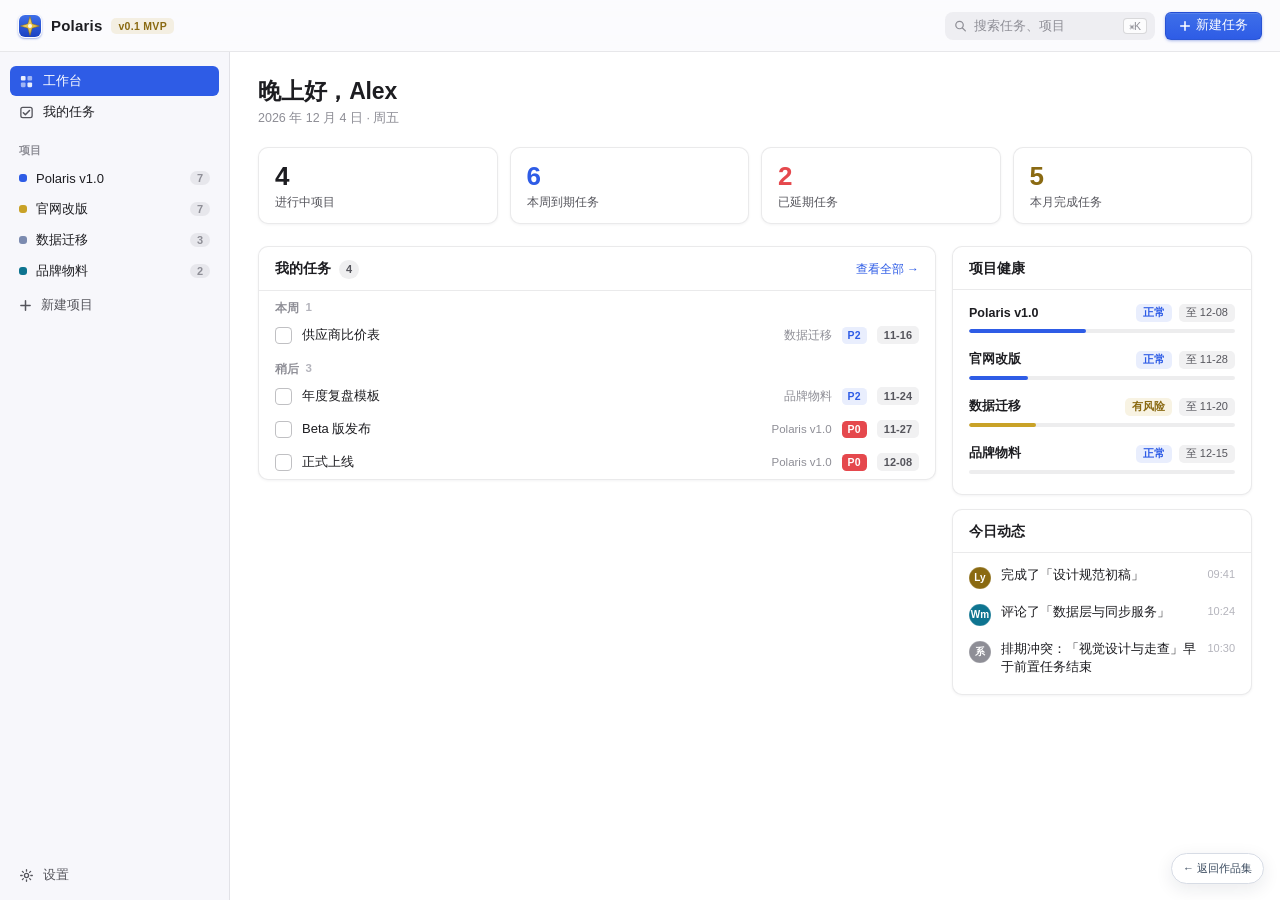
<file: works/polaris/index.html>
<!DOCTYPE html>
<html lang="zh-CN">
<head>
<meta charset="UTF-8">
<meta name="viewport" content="width=device-width, initial-scale=1.0">
<title>Polaris — 项目管理工作台</title>
<link rel="icon" href="polaris-256.png" type="image/png">
<link rel="stylesheet" href="./assets/app.css">
<style>
  .polaris-back { position: fixed; right: 16px; bottom: 16px; z-index: 30; padding: 7px 11px; border: 1px solid #d7dce5; border-radius: 999px; background: #fff; color: #3a4a5e; font: 500 11px/1.4 -apple-system, "Segoe UI", "Microsoft YaHei", sans-serif; text-decoration: none; box-shadow: 0 5px 18px rgba(20, 35, 60, .09); }
  .polaris-back:hover { color: #1b41c2; border-color: #b9c6d8; }
  @media (max-width: 640px) { .polaris-back { right: 12px; bottom: 12px; } }
  html.embedded .polaris-back { display: none; }
</style>
<script>if (new URLSearchParams(location.search).get('embed') === '1') document.documentElement.classList.add('embedded');</script>
</head>
<body>
<div class="app">
  <div class="app__topbar">
    <div class="app__brand"><svg class="brand-icon" viewBox="0 0 24 24" aria-hidden="true"><defs><linearGradient id="bg-g" x1="0" y1="0" x2="0" y2="1"><stop offset="0" stop-color="#3E6FE9"/><stop offset="1" stop-color="#1B41C2"/></linearGradient><linearGradient id="star-g" x1="0" y1="0" x2="1" y2="1"><stop offset="0" stop-color="#FFE37A"/><stop offset="1" stop-color="#C9A227"/></linearGradient></defs><rect x="1" y="1" width="22" height="22" rx="6" fill="url(#bg-g)"/><path d="M12 2.5 L14.2 9.8 L21.5 12 L14.2 14.2 L12 21.5 L9.8 14.2 L2.5 12 L9.8 9.8 Z" fill="url(#star-g)" stroke="#8A6A12" stroke-width=".5"/><circle cx="12" cy="12" r="2" fill="#FFFBEC"/></svg><b>Polaris</b><span class="app__tag">v0.1 MVP</span></div>
    <div class="app__actions">
      <div class="search" id="search-box">
        <svg viewBox="0 0 16 16" class="search__icon"><circle cx="6.8" cy="6.8" r="4.6" fill="none" stroke="currentColor" stroke-width="1.5"/><line x1="10.4" y1="10.4" x2="14" y2="14" stroke="currentColor" stroke-width="1.5" stroke-linecap="round"/></svg>
        <input id="search-input" type="text" placeholder="搜索任务、项目" autocomplete="off" spellcheck="false">
        <kbd id="search-kbd">⌘K</kbd>
        <div class="search__pop" id="search-pop" hidden></div>
      </div>
      <button class="btn btn--pri" id="btn-create">
        <svg viewBox="0 0 14 14"><line x1="7" y1="2" x2="7" y2="12" stroke="currentColor" stroke-width="1.8" stroke-linecap="round"/><line x1="2" y1="7" x2="12" y2="7" stroke="currentColor" stroke-width="1.8" stroke-linecap="round"/></svg>新建任务
      </button>
    </div>
  </div>
  <div class="app__body">
    <aside class="side">
      <nav class="nav">
        <a href="#/dash" data-nav="dash">
          <svg viewBox="0 0 16 16"><rect x="2" y="2" width="5" height="5" rx="1.2" fill="currentColor" opacity=".9"/><rect x="9" y="2" width="5" height="5" rx="1.2" fill="currentColor" opacity=".55"/><rect x="2" y="9" width="5" height="5" rx="1.2" fill="currentColor" opacity=".55"/><rect x="9" y="9" width="5" height="5" rx="1.2" fill="currentColor" opacity=".9"/></svg>工作台
        </a>
        <a href="#/mine" data-nav="mine">
          <svg viewBox="0 0 16 16"><rect x="2" y="2.5" width="12" height="11" rx="2" fill="none" stroke="currentColor" stroke-width="1.4"/><path d="M4.6 8.2l2.2 2.2 4.4-4.6" fill="none" stroke="currentColor" stroke-width="1.6" stroke-linecap="round" stroke-linejoin="round"/></svg>我的任务
        </a>
      </nav>
      <div class="side__label">项目</div>
      <nav class="nav nav--proj" id="side-projects"></nav>
      <button class="side__addproj" id="btn-addproj">
        <svg viewBox="0 0 14 14"><line x1="7" y1="2" x2="7" y2="12" stroke="currentColor" stroke-width="1.6" stroke-linecap="round"/><line x1="2" y1="7" x2="12" y2="7" stroke="currentColor" stroke-width="1.6" stroke-linecap="round"/></svg>新建项目
      </button>
      <div class="side__foot">
        <button id="btn-settings">
          <svg viewBox="0 0 16 16"><circle cx="8" cy="8" r="2.2" fill="none" stroke="currentColor" stroke-width="1.4"/><path d="M8 1.8v1.6M8 12.6v1.6M14.2 8h-1.6M3.4 8H1.8M12.4 3.6l-1.1 1.1M4.7 11.3l-1.1 1.1M12.4 12.4l-1.1-1.1M4.7 4.7L3.6 3.6" stroke="currentColor" stroke-width="1.4" stroke-linecap="round"/></svg>设置
        </button>
      </div>
    </aside>
    <main class="main" id="view"></main>
  </div>
</div>

<div class="modal" id="modal-create" hidden>
  <div class="modal__mask" data-close></div>
  <div class="modal__card">
    <header><b>新建任务</b><button class="modal__x" data-close>×</button></header>
    <div class="modal__body">
      <label class="field"><span>标题</span><input id="nc-title" type="text" placeholder="要做什么？" maxlength="60"></label>
      <div class="field__row">
        <label class="field"><span>项目</span><select id="nc-proj"></select></label>
        <label class="field"><span>负责人</span><select id="nc-owner"></select></label>
      </div>
      <div class="field__row">
        <label class="field"><span>开始日期</span><input id="nc-start" type="date"></label>
        <label class="field"><span>截止日期</span><input id="nc-end" type="date"></label>
      </div>
    </div>
    <footer>
      <span class="field__hint">创建后可在看板详情中补充描述与子任务</span>
      <button class="btn" data-close>取消</button>
      <button class="btn btn--pri" id="nc-submit">创建任务</button>
    </footer>
  </div>
</div>

<div class="modal" id="modal-proj" hidden>
  <div class="modal__mask" data-close></div>
  <div class="modal__card">
    <header><b>新建项目</b><button class="modal__x" data-close>×</button></header>
    <div class="modal__body">
      <label class="field"><span>项目名称</span><input id="np-name" type="text" placeholder="例如：官网改版" maxlength="24"></label>
      <div class="field__row">
        <label class="field"><span>截止日期</span><input id="np-end" type="date"></label>
        <label class="field"><span>标识颜色</span>
          <div class="swatches" id="np-colors"></div>
        </label>
      </div>
    </div>
    <footer>
      <span class="field__hint"></span>
      <button class="btn" data-close>取消</button>
      <button class="btn btn--pri" id="np-submit">创建项目</button>
    </footer>
  </div>
</div>

<div class="modal" id="modal-settings" hidden>
  <div class="modal__mask" data-close></div>
  <div class="modal__card modal__card--sm">
    <header><b>设置</b><button class="modal__x" data-close>×</button></header>
    <div class="modal__body">
      <div class="set-row">
        <div><b>本地数据层</b><span>所有数据保存在浏览器 localStorage，随时可导出备份。</span></div>
        <span class="chip" id="set-store-state">已启用</span>
      </div>
      <div class="set-row">
        <div><b>导出数据</b><span>下载 JSON 备份文件</span></div>
        <button class="btn btn--sm" id="set-export">导出</button>
      </div>
      <div class="set-row">
        <div><b>重置演示数据</b><span>清除本地修改，恢复初始示例项目</span></div>
        <button class="btn btn--sm btn--danger" id="set-reset">重置</button>
      </div>
      <p class="set-ver">Polaris v0.1 MVP · Mac 风格原型</p>
    </div>
  </div>
</div>

<div class="toast" id="toast" hidden></div>

<script src="./assets/store.js"></script>
<script src="./assets/board.js"></script>
<script src="./assets/gantt.js"></script>
<script src="./assets/app.js"></script>
<a class="polaris-back" href="../polaris.html">← 返回作品集</a>
</body>
</html>
</file>
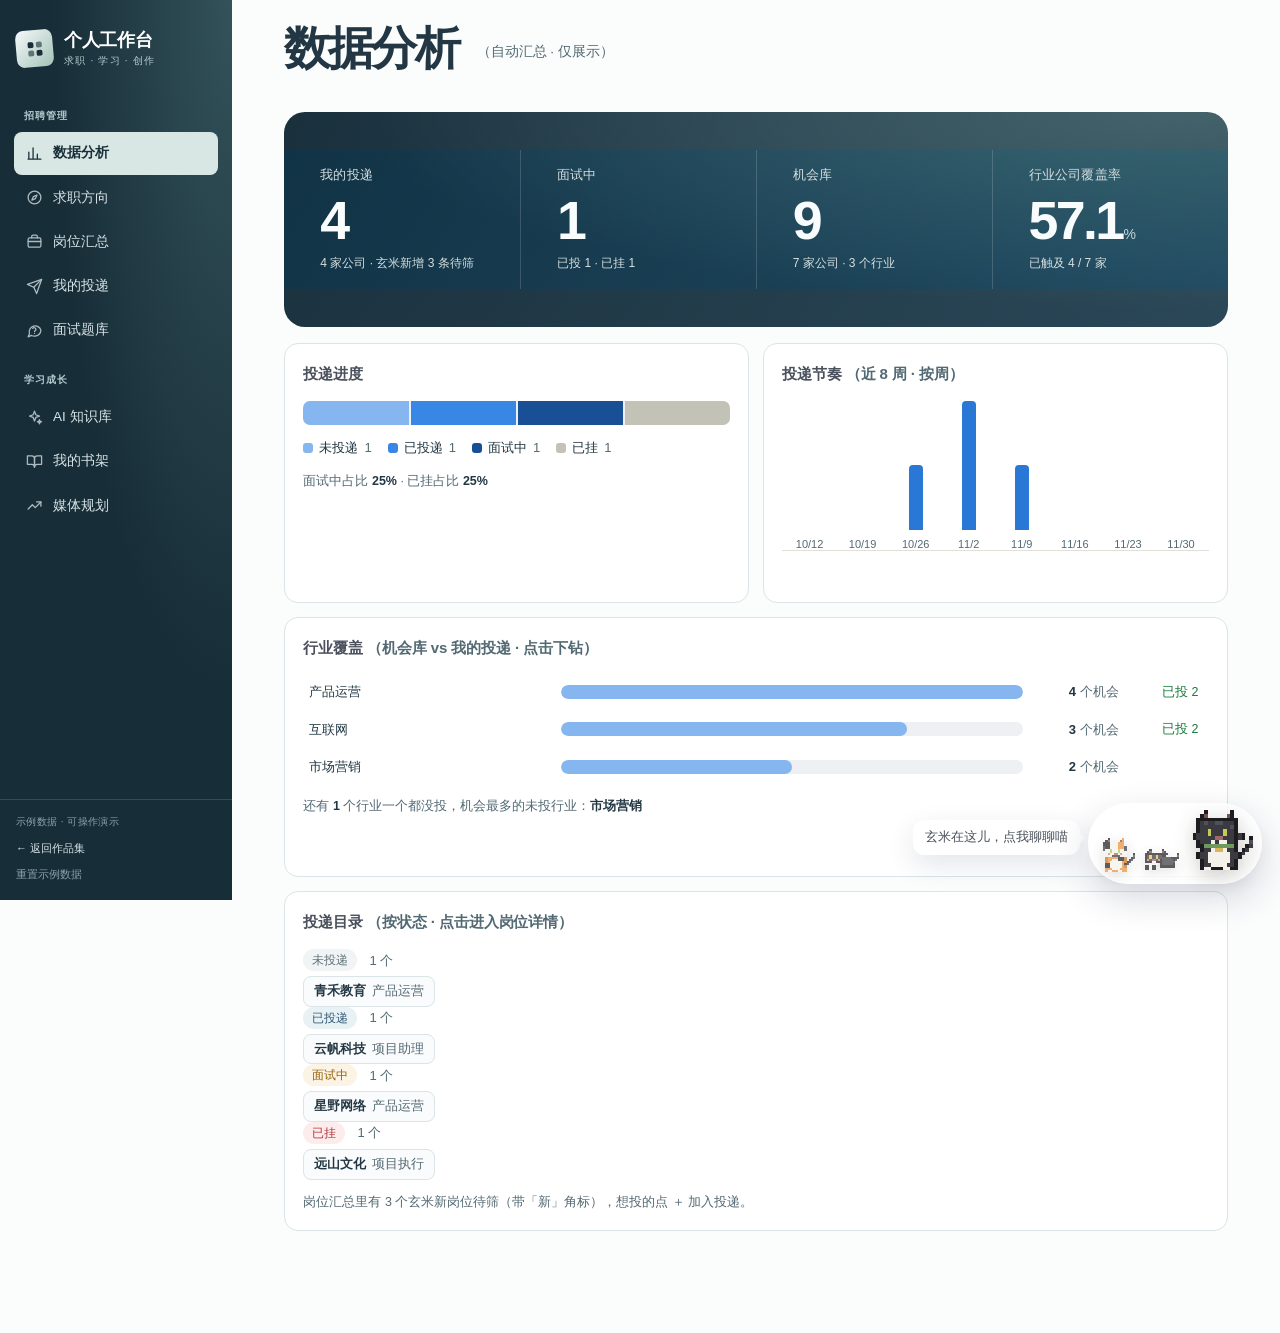
<file: works/workbench-demo/index.html>
<!DOCTYPE html>
<html lang="zh-CN">
<head>
<meta charset="UTF-8">
<meta name="viewport" content="width=device-width, initial-scale=1">
<title>个人工作台 · 交互演示</title>
<meta name="description" content="个人工作台公开演示：真实界面 + 示例数据。">
<meta name="theme-color" content="#172d38">
<meta name="robots" content="noindex">
<link rel="icon" href="data:image/svg+xml,%3Csvg xmlns='http://www.w3.org/2000/svg' viewBox='0 0 32 32'%3E%3Crect width='32' height='32' rx='9' fill='%23172d38'/%3E%3Cg fill='%23a3c3b6'%3E%3Crect x='8' y='8' width='6.5' height='6.5' rx='1.6'/%3E%3Crect x='17.5' y='8' width='6.5' height='6.5' rx='1.6' opacity='.65'/%3E%3Crect x='8' y='17.5' width='6.5' height='6.5' rx='1.6' opacity='.65'/%3E%3Crect x='17.5' y='17.5' width='6.5' height='6.5' rx='1.6'/%3E%3C/g%3E%3C/svg%3E">
<link rel="stylesheet" href="style.css?v=20261107f">
<link rel="stylesheet" href="example-theme.css?v=20261115b">
<style>
  body.demo .btn-refresh, body.demo .side-logout, body.demo .side-cmd, body.demo .side-note { display: none; }
  .demo-label { color: #8aa3ac; font-size: 10px; letter-spacing: .04em; }
  .demo-back { color: #d7e3e7; font-size: 11px; }
  .demo-back:hover { color: #fff; text-decoration: underline; }
  .demo-reset { width: max-content; padding: 1px 0; border: 0; background: none; color: #8aa3ac; font: inherit; font-size: 10.5px; cursor: pointer; }
  .demo-reset:hover { color: #fff; text-decoration: underline; }
  body.demo.embedded .demo-back, body.demo.embedded .demo-float { display: none; }
  .demo-float { display: none; position: fixed; left: 10px; bottom: 10px; z-index: 60; padding: 6px 9px; border: 1px solid #dbe4e6; border-radius: 999px; background: #fff; color: #536973; font: 500 9px/1.4 "Segoe UI", "Microsoft YaHei", sans-serif; box-shadow: 0 5px 18px rgba(20, 35, 60, .09); }
  .demo-float a { color: #335975; font-weight: 700; }
  @media (max-width: 760px) { .demo-float { display: block; } }
</style>
</head>
<body class="demo">
<script>if (new URLSearchParams(location.search).get('embed') === '1') document.body.classList.add('embedded');</script>
<div id="app">
  <aside id="sidebar">
    <a class="logo" href="#/dashboard">
      <span class="logo-mark" aria-hidden="true">
        <svg viewBox="0 0 24 24" fill="currentColor"><rect x="3.5" y="3.5" width="7" height="7" rx="2"/><rect x="13.5" y="3.5" width="7" height="7" rx="2" opacity=".6"/><rect x="3.5" y="13.5" width="7" height="7" rx="2" opacity=".6"/><rect x="13.5" y="13.5" width="7" height="7" rx="2"/></svg>
      </span>
      <span class="logo-text"><b>个人工作台</b><span>求职 · 学习 · 创作</span></span>
    </a>
    <nav>
      <div class="nav-group">招聘管理</div>
      <a href="#/dashboard" data-route="/dashboard"><span class="nav-ico"><svg viewBox="0 0 24 24" fill="none" stroke="currentColor" stroke-width="1.8" stroke-linecap="round" stroke-linejoin="round"><path d="M4 20V10M10 20V4M16 20v-7M21 20H3"/></svg></span>数据分析</a>
      <a href="#/directions" data-route="/directions"><span class="nav-ico"><svg viewBox="0 0 24 24" fill="none" stroke="currentColor" stroke-width="1.8" stroke-linecap="round" stroke-linejoin="round"><circle cx="12" cy="12" r="9"/><path d="m15.5 8.5-2.2 5-5 2.2 2.2-5z"/></svg></span>求职方向</a>
      <a href="#/catalog" data-route="/catalog"><span class="nav-ico"><svg viewBox="0 0 24 24" fill="none" stroke="currentColor" stroke-width="1.8" stroke-linecap="round" stroke-linejoin="round"><rect x="3" y="7" width="18" height="13" rx="2"/><path d="M8 7V5a2 2 0 0 1 2-2h4a2 2 0 0 1 2 2v2M3 12h18"/></svg></span>岗位汇总</a>
      <a href="#/myapps" data-route="/myapps"><span class="nav-ico"><svg viewBox="0 0 24 24" fill="none" stroke="currentColor" stroke-width="1.8" stroke-linecap="round" stroke-linejoin="round"><path d="m22 2-7 20-4-9-9-4z"/><path d="M22 2 11 13"/></svg></span>我的投递</a>
      <a href="#/questions" data-route="/questions"><span class="nav-ico"><svg viewBox="0 0 24 24" fill="none" stroke="currentColor" stroke-width="1.8" stroke-linecap="round" stroke-linejoin="round"><path d="M21 11.5a8.4 8.4 0 0 1-9 8.4 9.9 9.9 0 0 1-4.2-.9L3 21l1.9-4.6A8.4 8.4 0 1 1 21 11.5z"/><path d="M9.5 9a2.5 2.5 0 0 1 4.5 1.5c0 1.5-2 2-2 3M12 16h.01"/></svg></span>面试题库</a>
      <div class="nav-group">学习成长</div>
      <a href="#/kb" data-route="/kb"><span class="nav-ico"><svg viewBox="0 0 24 24" fill="none" stroke="currentColor" stroke-width="1.8" stroke-linecap="round" stroke-linejoin="round"><path d="m12 3 1.9 5.1L19 10l-5.1 1.9L12 17l-1.9-5.1L5 10l5.1-1.9z"/><path d="m19 15 .8 2.2L22 18l-2.2.8L19 21l-.8-2.2L16 18l2.2-.8z"/></svg></span>AI 知识库</a>
      <a href="#/books" data-route="/books"><span class="nav-ico"><svg viewBox="0 0 24 24" fill="none" stroke="currentColor" stroke-width="1.8" stroke-linecap="round" stroke-linejoin="round"><path d="M2 4h6a4 4 0 0 1 4 4v12a4 4 0 0 0-4-4H2z"/><path d="M22 4h-6a4 4 0 0 0-4 4v12a4 4 0 0 1 4-4h6z"/></svg></span>我的书架</a>
      <a href="#/media" data-route="/media"><span class="nav-ico"><svg viewBox="0 0 24 24" fill="none" stroke="currentColor" stroke-width="1.8" stroke-linecap="round" stroke-linejoin="round"><path d="m3 17 6-6 4 4 8-8"/><path d="M15 7h6v6"/></svg></span>媒体规划</a>
    </nav>
    <div class="sidebar-foot">
      <span class="demo-label">示例数据 · 可操作演示</span>
      <a class="demo-back" href="../workbench.html">← 返回作品集</a>
      <button type="button" class="demo-reset" onclick="window.__demoReset()">重置示例数据</button>
      <button class="btn-refresh" onclick="hardRefresh()" title="重新加载页面">↻ 刷新页面</button>
      <button class="side-logout" onclick="logoutApp()">退出登录</button>
      <span class="side-note"><i></i>示例数据</span>
      <span class="side-cmd">demo</span>
    </div>
  </aside>
  <main id="main"><div class="loading">加载中…</div></main>
</div>
<div id="toasts"></div>
<div id="modal-root"></div>
<div class="demo-float">示例数据 · 可操作 · <a href="../workbench.html">返回作品集 ↗</a></div>
<script src="demo-data.js?v=20261115b"></script>
<script src="api.js?v=20261107f"></script>
<script src="render.js?v=20261107f"></script>
<script src="ui.js?v=20261107f"></script>
<script src="charts.js?v=20261107f"></script>
<script src="import.js?v=20261107f"></script>
<script src="cats.js?v=20261107f"></script>
<script src="dashboard.js?v=20261107f"></script>
<script src="catalog.js?v=20261107f"></script>
<script src="myapps.js?v=20261107f"></script>
<script src="questions.js?v=20261107f"></script>
<script src="directions.js?v=20261107f"></script>
<script src="kb.js?v=20261107f"></script>
<script src="media.js?v=20261107f"></script>
<script src="books.js?v=20261107f"></script>
<script src="genmai.js?v=20261107f"></script>
<script src="placeholder.js?v=20261107f"></script>
<script src="app.js?v=20261107f"></script>
</body>
</html>
</file>
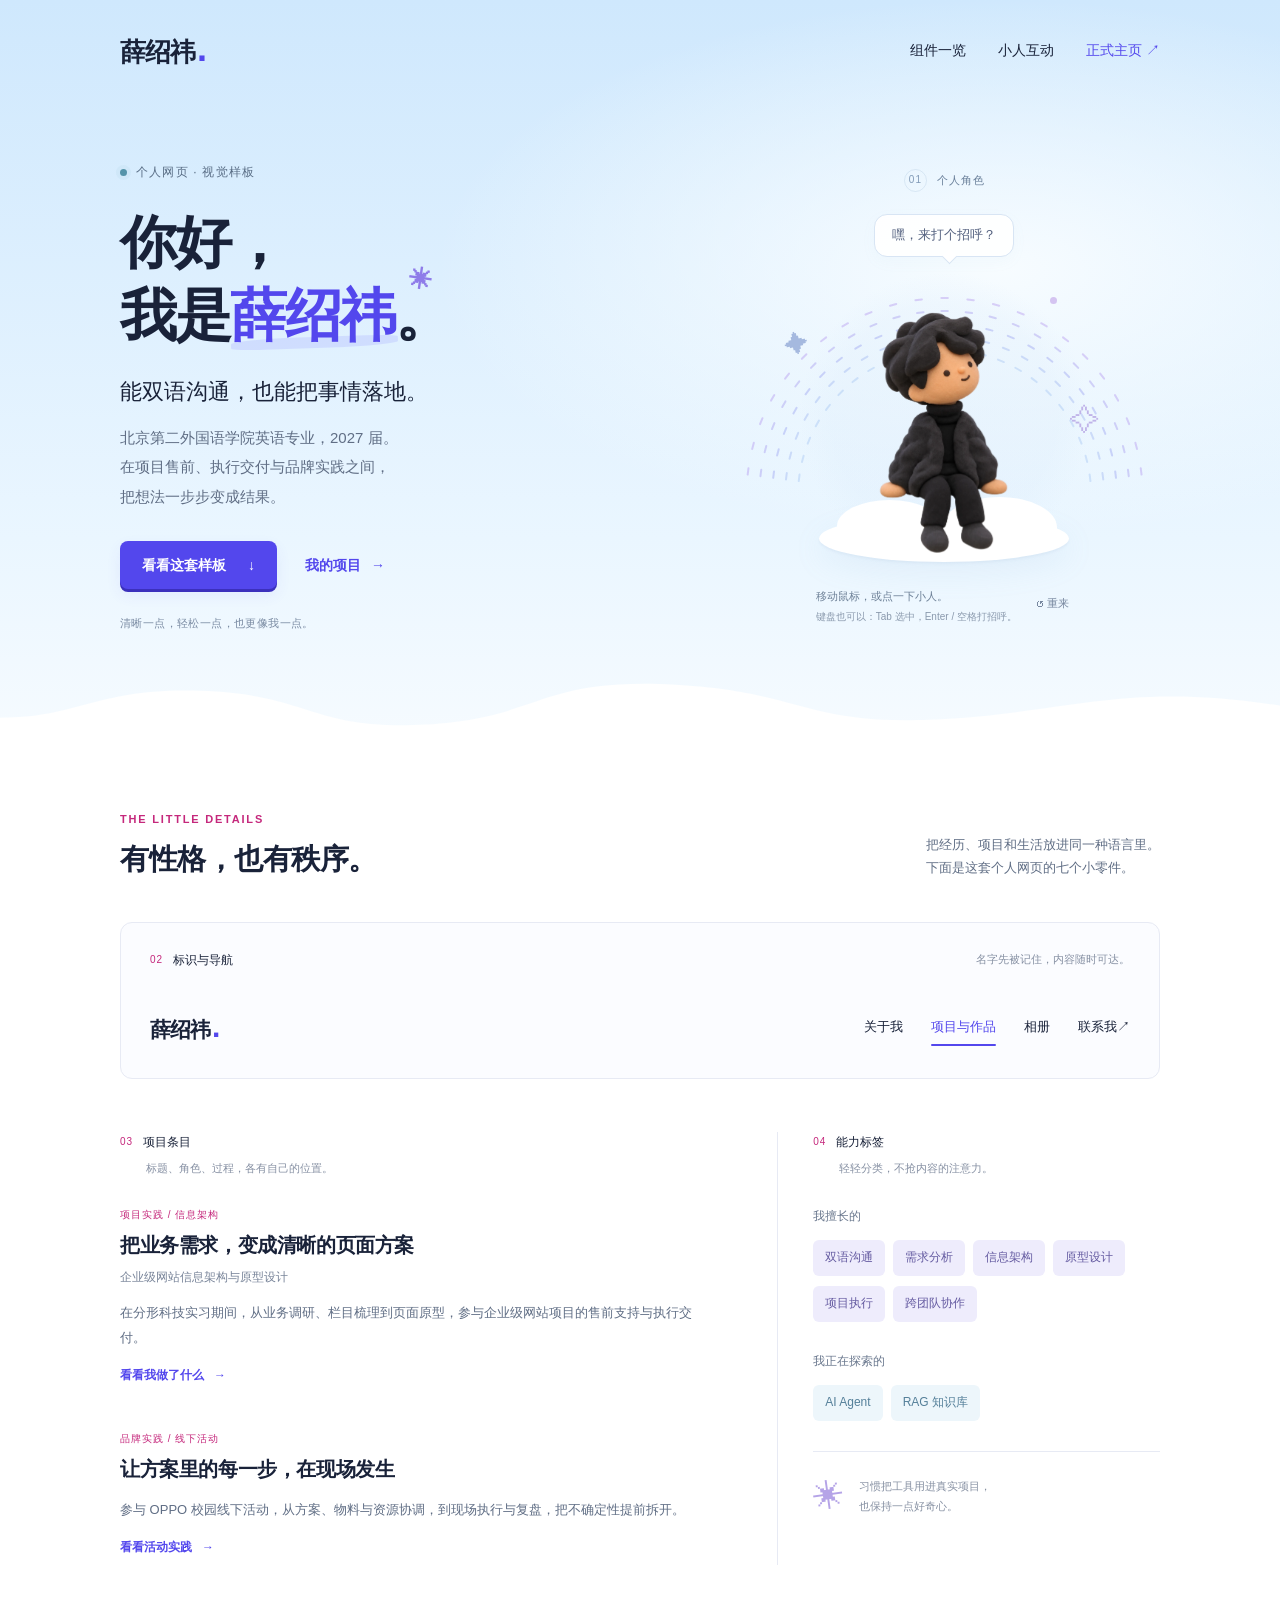
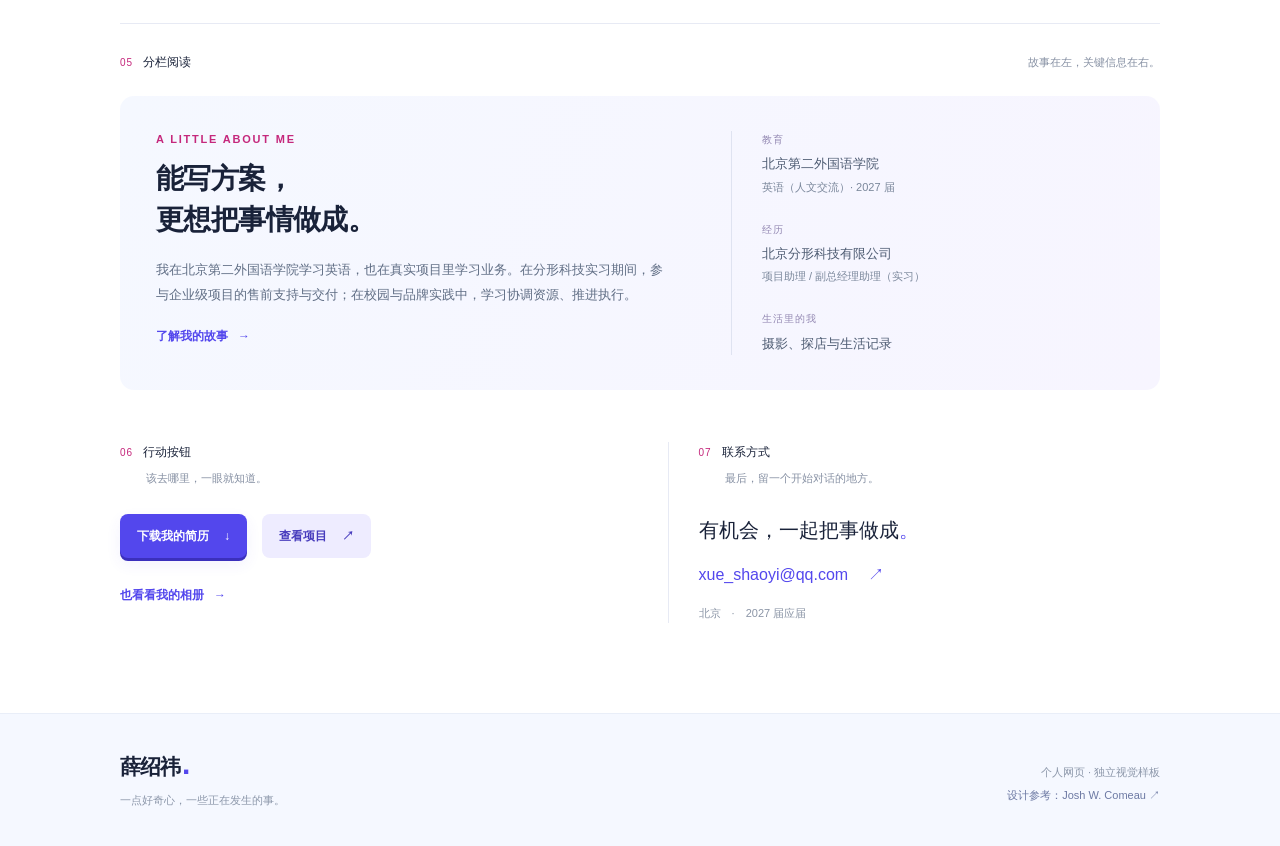
<file: design-preview.html>
<!DOCTYPE html>
<html lang="zh-CN">
<head>
  <meta charset="UTF-8">
  <meta name="viewport" content="width=device-width, initial-scale=1.0">
  <meta name="theme-color" content="#d8edff">
  <meta name="description" content="薛绍祎个人网页的独立视觉样板：天空蓝、蓝紫色、清晰内容与一个有点好奇的小人。">
  <title>薛绍祎 · 视觉与角色样板</title>
  <link rel="stylesheet" href="assets/design-preview.css">
  <link rel="stylesheet" href="assets/mascot.css">
  <script src="assets/mascot-demo.js" defer></script>
</head>
<body>
  <a class="skip-link" href="#character">跳到内容</a>
  <main>
  <div class="sky-region">
    <header class="page-header container">
      <a class="wordmark" href="#character" aria-label="薛绍祎，返回预览顶部">薛绍祎<span class="wordmark-dot" aria-hidden="true">.</span></a>
      <nav class="page-nav" aria-label="预览导航">
        <a href="#components">组件一览</a>
        <a href="#character">小人互动</a>
        <a href="index.html" class="home-link">正式主页 <span aria-hidden="true">↗</span></a>
      </nav>
    </header>

      <section class="hero container" id="character" aria-labelledby="hero-title">
        <div class="hero-copy">
          <div class="preview-label"><span class="status-dot" aria-hidden="true"></span>个人网页 · 视觉样板</div>
          <h1 id="hero-title">你好，<br>我是<span class="name-highlight">薛绍祎<span class="name-spark" aria-hidden="true">✳</span></span>。</h1>
          <p class="hero-lead">能双语沟通，<br class="mobile-break">也能把事情落地。</p>
          <p class="hero-description">北京第二外国语学院英语专业，2027 届。<br>在项目售前、执行交付与品牌实践之间，<br class="desktop-break">把想法一步步变成结果。</p>
          <div class="hero-actions">
            <a class="button button-primary" href="#components">看看这套样板 <span aria-hidden="true">↓</span></a>
            <a class="text-link" href="index.html#projects">我的项目 <span aria-hidden="true">→</span></a>
          </div>
          <p class="hero-footnote">清晰一点，轻松一点，也更像我一点。</p>
        </div>

        <div class="character-showcase">
          <div class="component-kicker"><span>01</span> 个人角色</div>
          <div class="mascot-stage" data-mascot-stage>
            <canvas class="mascot-canvas" data-mascot-canvas aria-hidden="true"></canvas>
            <span class="stage-star star-one" aria-hidden="true">✦</span>
            <span class="stage-star star-two" aria-hidden="true">✧</span>
            <span class="stage-dot" aria-hidden="true"></span>
            <div class="message-space">
              <p class="mascot-message" data-mascot-message aria-live="polite" aria-atomic="true">嘿，来打个招呼？</p>
            </div>
            <div class="mascot-cloud" aria-hidden="true"></div>
            <button class="mascot-button" type="button" data-mascot-button aria-label="和薛绍祎的小人打招呼" aria-describedby="mascot-hint">
              <span class="mascot-figure" data-mascot-figure>
                <img class="mascot-image mascot-idle" data-mascot-idle src="assets/mascot/xue-clay-idle.webp" alt="根据薛绍祎形象创作的哑光黏土小人" width="1135" height="1386" fetchpriority="high" draggable="false">
                <img class="mascot-image mascot-happy" data-mascot-happy src="assets/mascot/xue-clay-happy.webp" alt="" width="1135" height="1386" aria-hidden="true" draggable="false">
              </span>
            </button>
          </div>
          <div class="mascot-controls">
            <p id="mascot-hint">移动鼠标，或点一下小人。<br><span>键盘也可以：Tab 选中，Enter / 空格打招呼。</span></p>
            <button class="reset-button" type="button" data-mascot-reset aria-label="重置小人互动"><span aria-hidden="true">↺</span> 重来</button>
          </div>
        </div>
      </section>
      <svg class="sky-wave" viewBox="0 0 1440 110" preserveAspectRatio="none" aria-hidden="true"><path d="M0 65C90 65 110 20 225 25C350 30 350 85 480 75C610 65 605 5 760 16C900 26 906 75 1045 68C1200 60 1260 10 1440 47V110H0Z" fill="#fff"/></svg>
  </div>

      <section class="component-section container" id="components" aria-labelledby="components-title">
        <div class="section-intro">
          <div>
            <p class="eyebrow">THE LITTLE DETAILS</p>
            <h2 id="components-title">有性格，也有秩序。</h2>
          </div>
          <p>把经历、项目和生活放进同一种语言里。<br>下面是这套个人网页的七个小零件。</p>
        </div>

        <section class="navigation-specimen specimen" aria-labelledby="navigation-title">
          <div class="specimen-heading"><h3 id="navigation-title"><span>02</span> 标识与导航</h3><p>名字先被记住，内容随时可达。</p></div>
          <div class="navigation-sample">
            <a class="wordmark wordmark-small" href="index.html">薛绍祎<span class="wordmark-dot" aria-hidden="true">.</span></a>
            <nav class="sample-nav" aria-label="个人网站栏目示例">
              <a href="index.html#story">关于我</a>
              <a class="sample-active" href="index.html#projects">项目与作品</a>
              <a href="index.html#life">相册</a>
              <a href="index.html#contact">联系我 <span aria-hidden="true">↗</span></a>
            </nav>
          </div>
        </section>

        <div class="content-grid">
          <section class="articles-specimen specimen" aria-labelledby="articles-title">
            <div class="specimen-heading"><h3 id="articles-title"><span>03</span> 项目条目</h3><p>标题、角色、过程，各有自己的位置。</p></div>
            <div class="article-list">
              <article class="project-entry">
                <p class="entry-category">项目实践 / 信息架构</p>
                <h4><a href="index.html#web-ia">把业务需求，变成清晰的页面方案</a></h4>
                <p class="entry-subtitle">企业级网站信息架构与原型设计</p>
                <p class="entry-excerpt">在分形科技实习期间，从业务调研、栏目梳理到页面原型，参与企业级网站项目的售前支持与执行交付。</p>
                <a class="read-link" href="index.html#web-ia">看看我做了什么 <span aria-hidden="true">→</span></a>
              </article>
              <article class="project-entry">
                <p class="entry-category">品牌实践 / 线下活动</p>
                <h4><a href="index.html#offline">让方案里的每一步，在现场发生</a></h4>
                <p class="entry-excerpt">参与 OPPO 校园线下活动，从方案、物料与资源协调，到现场执行与复盘，把不确定性提前拆开。</p>
                <a class="read-link" href="index.html#offline">看看活动实践 <span aria-hidden="true">→</span></a>
              </article>
            </div>
          </section>

          <aside class="tags-specimen specimen" aria-labelledby="tags-title">
            <div class="specimen-heading"><h3 id="tags-title"><span>04</span> 能力标签</h3><p>轻轻分类，不抢内容的注意力。</p></div>
            <p class="mini-label">我擅长的</p>
            <div class="tag-list">
              <a href="index.html#skills">双语沟通</a><a href="index.html#skills">需求分析</a><a href="index.html#skills">信息架构</a><a href="index.html#skills">原型设计</a><a href="index.html#skills">项目执行</a><a href="index.html#skills">跨团队协作</a>
            </div>
            <p class="mini-label second-label">我正在探索的</p>
            <div class="tag-list tag-list-soft"><a href="index.html#skills">AI Agent</a><a href="index.html#skills">RAG 知识库</a></div>
            <div class="sidebar-note"><span class="note-star" aria-hidden="true">✳</span><p>习惯把工具用进真实项目，<br>也保持一点好奇心。</p></div>
          </aside>
        </div>

        <section class="reading-specimen specimen" id="reading" aria-labelledby="reading-title">
          <div class="specimen-heading"><h3 id="reading-title"><span>05</span> 分栏阅读</h3><p>故事在左，关键信息在右。</p></div>
          <div class="reading-grid">
            <div class="reading-main">
              <p class="eyebrow">A LITTLE ABOUT ME</p>
              <h4>能写方案，<br>更想把事情做成。</h4>
              <p>我在北京第二外国语学院学习英语，也在真实项目里学习业务。在分形科技实习期间，参与企业级项目的售前支持与交付；在校园与品牌实践中，学习协调资源、推进执行。</p>
              <a class="read-link" href="index.html#story">了解我的故事 <span aria-hidden="true">→</span></a>
            </div>
            <dl class="profile-facts">
              <div><dt>教育</dt><dd>北京第二外国语学院<br><span>英语（人文交流）· 2027 届</span></dd></div>
              <div><dt>经历</dt><dd>北京分形科技有限公司<br><span>项目助理 / 副总经理助理（实习）</span></dd></div>
              <div><dt>生活里的我</dt><dd>摄影、探店与生活记录</dd></div>
            </dl>
          </div>
        </section>

        <div class="bottom-grid">
          <section class="actions-specimen specimen" aria-labelledby="actions-title">
            <div class="specimen-heading"><h3 id="actions-title"><span>06</span> 行动按钮</h3><p>该去哪里，一眼就知道。</p></div>
            <div class="button-samples">
              <a class="button button-primary" href="%E8%96%9B%E7%BB%8D%E7%A5%8E-%E7%AE%80%E5%8E%862.pdf" download="薛绍祎-简历.pdf">下载我的简历 <span aria-hidden="true">↓</span></a>
              <a class="button button-secondary" href="index.html#projects">查看项目 <span aria-hidden="true">↗</span></a>
              <a class="text-link" href="index.html#life">也看看我的相册 <span aria-hidden="true">→</span></a>
            </div>
          </section>

          <section class="contact-specimen specimen" id="contact-preview" aria-labelledby="contact-title">
            <div class="specimen-heading"><h3 id="contact-title"><span>07</span> 联系方式</h3><p>最后，留一个开始对话的地方。</p></div>
            <h4>有机会，一起把事做成<span class="contact-dot">。</span></h4>
            <a class="email-link" href="mailto:xue_shaoyi@qq.com">xue_shaoyi@qq.com <span aria-hidden="true">↗</span></a>
            <p class="contact-meta">北京 <span aria-hidden="true">·</span> 2027 届应届</p>
          </section>
        </div>
      </section>
    </main>

  <footer class="page-footer">
    <div class="container footer-inner">
      <div><a class="wordmark wordmark-small" href="#character">薛绍祎<span class="wordmark-dot" aria-hidden="true">.</span></a><p>一点好奇心，一些正在发生的事。</p></div>
      <div class="footer-note"><p>个人网页 · 独立视觉样板</p><a href="https://www.joshwcomeau.com/" target="_blank" rel="noopener noreferrer">设计参考：Josh W. Comeau <span aria-hidden="true">↗</span><span class="sr-only">（新标签页打开）</span></a></div>
    </div>
  </footer>
</body>
</html>
</file>
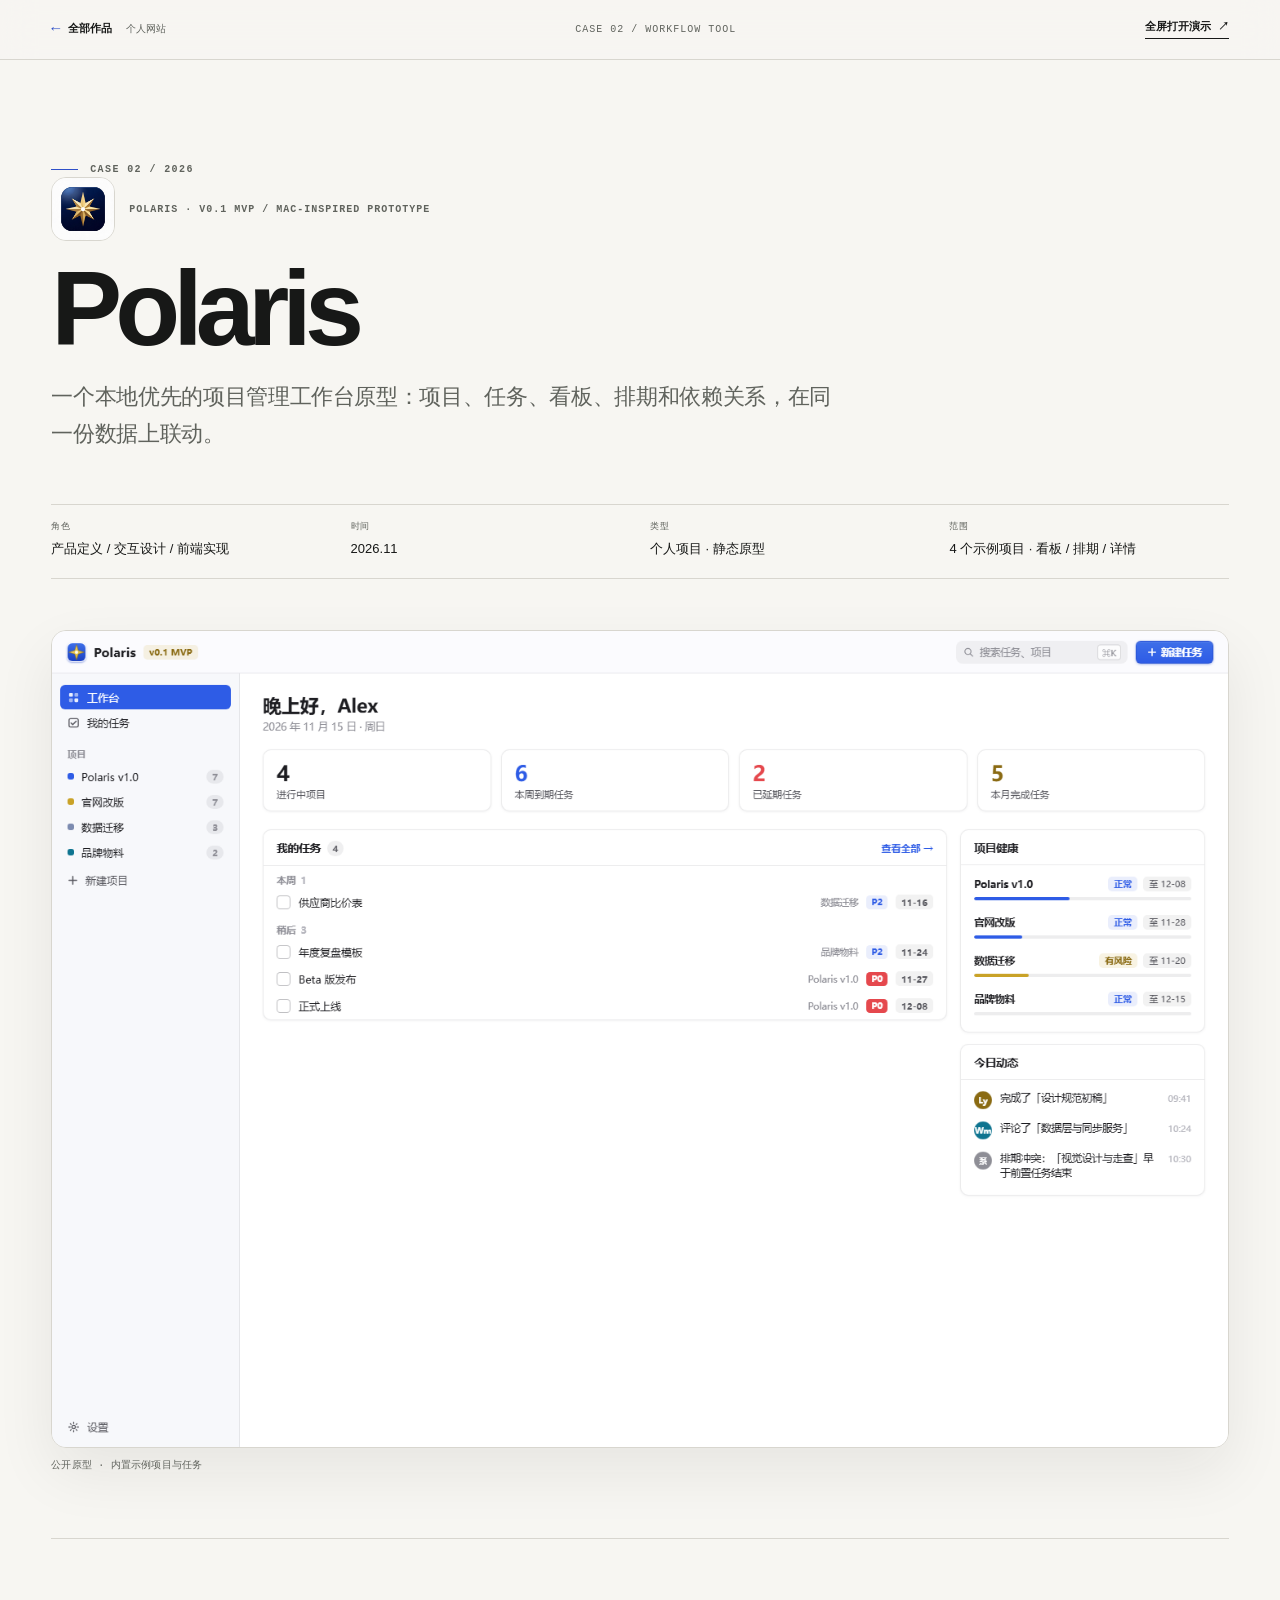
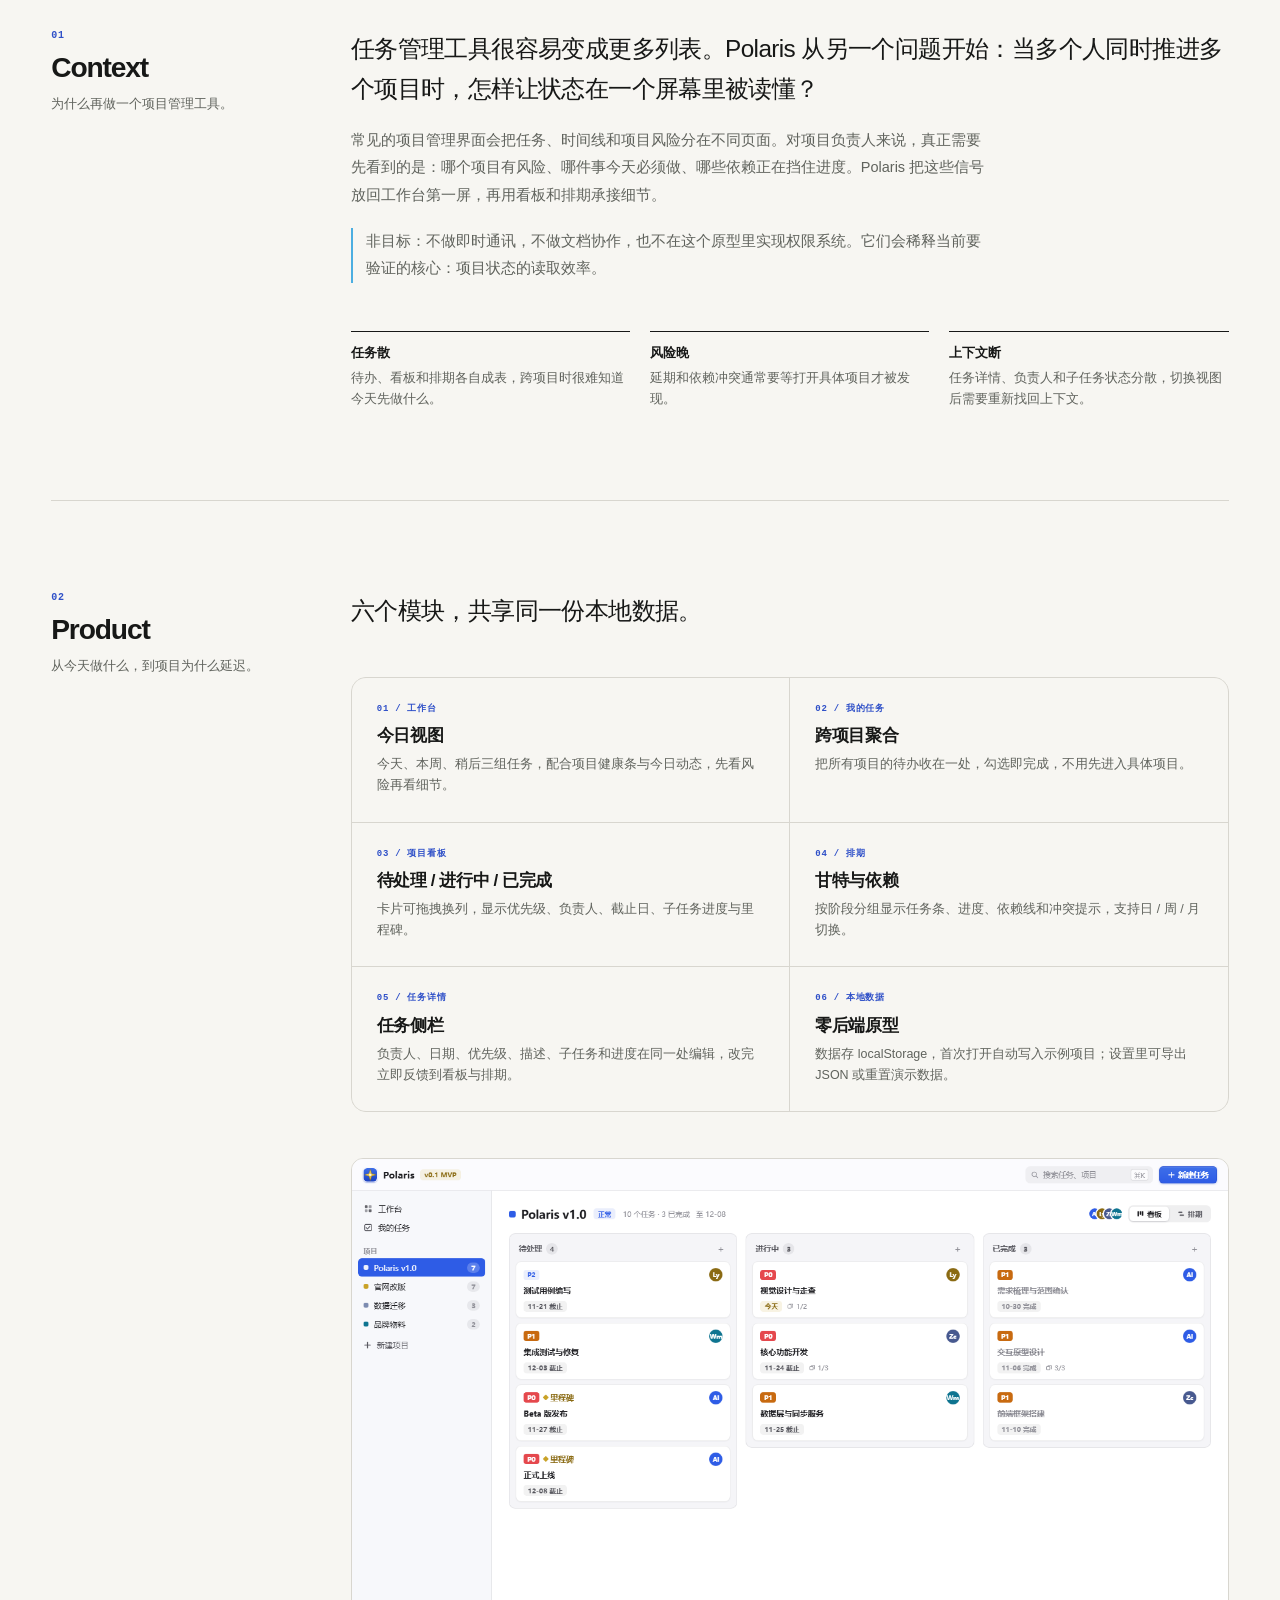
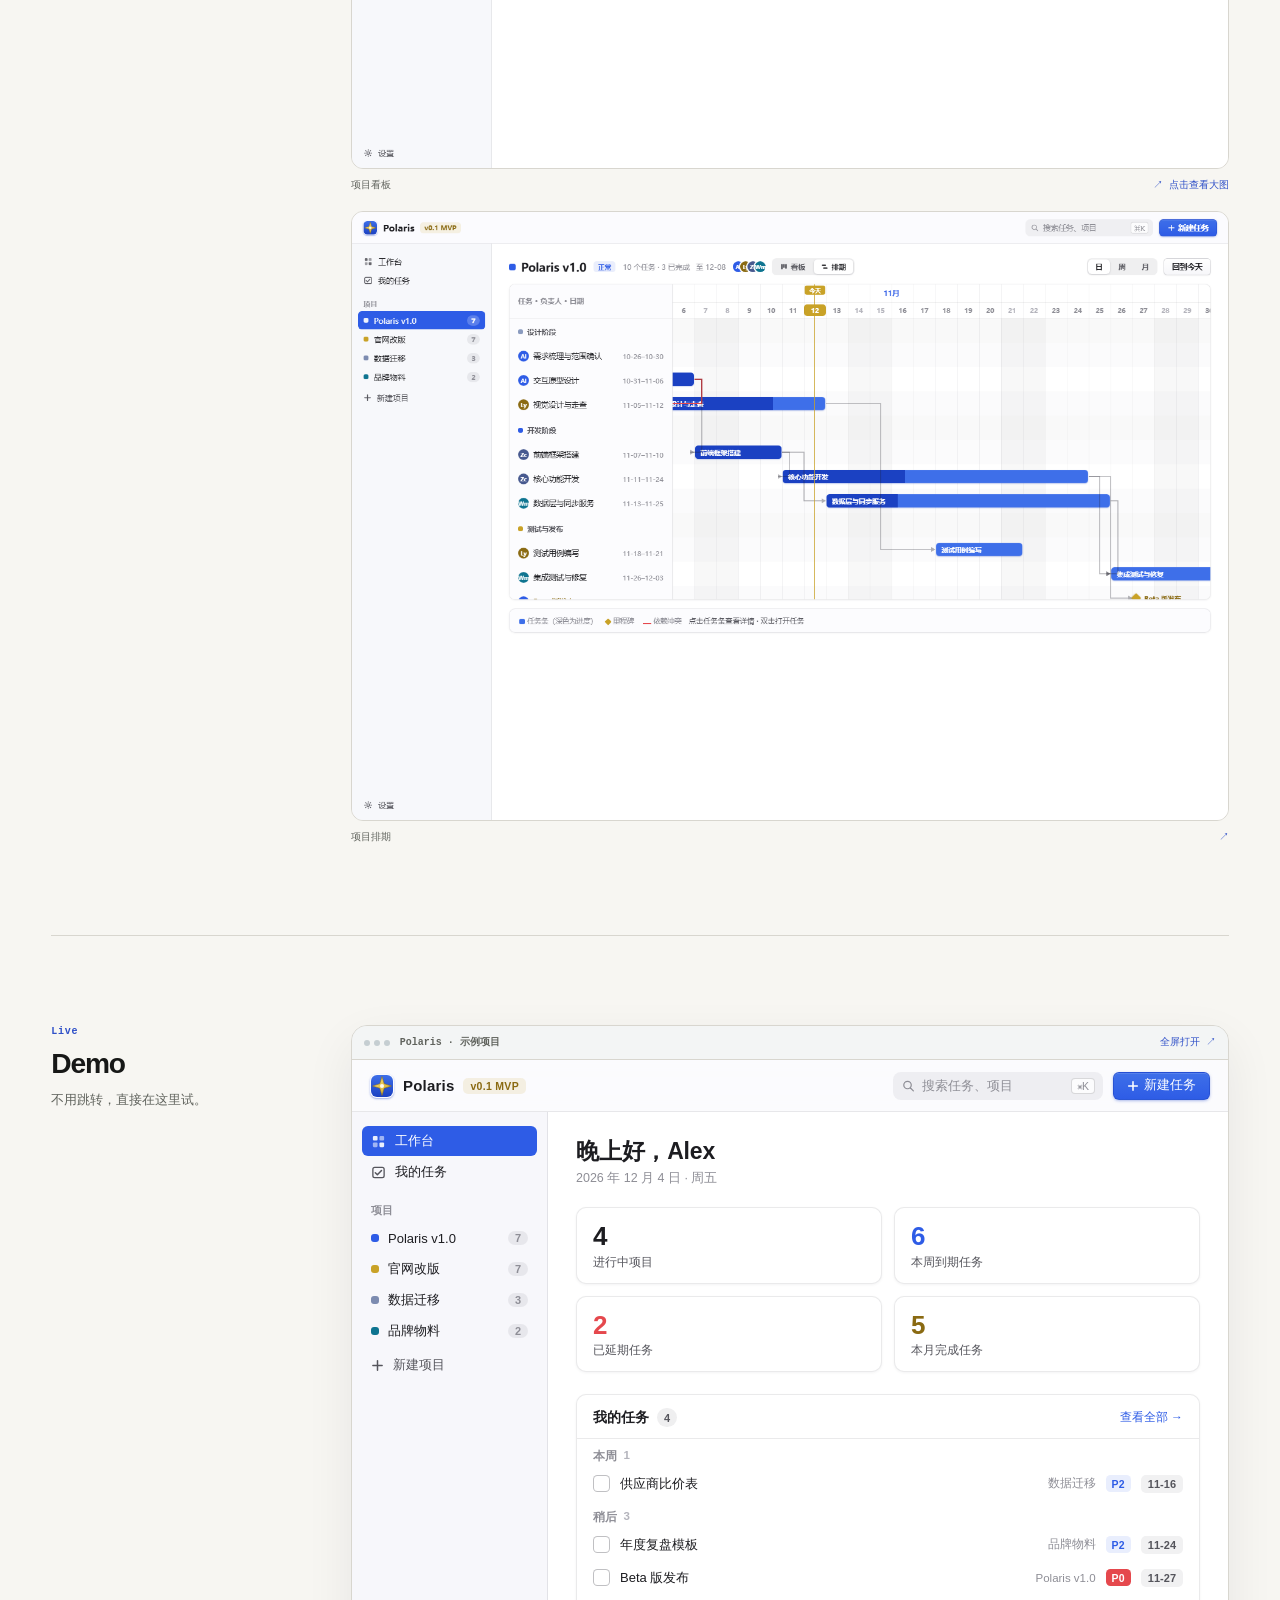
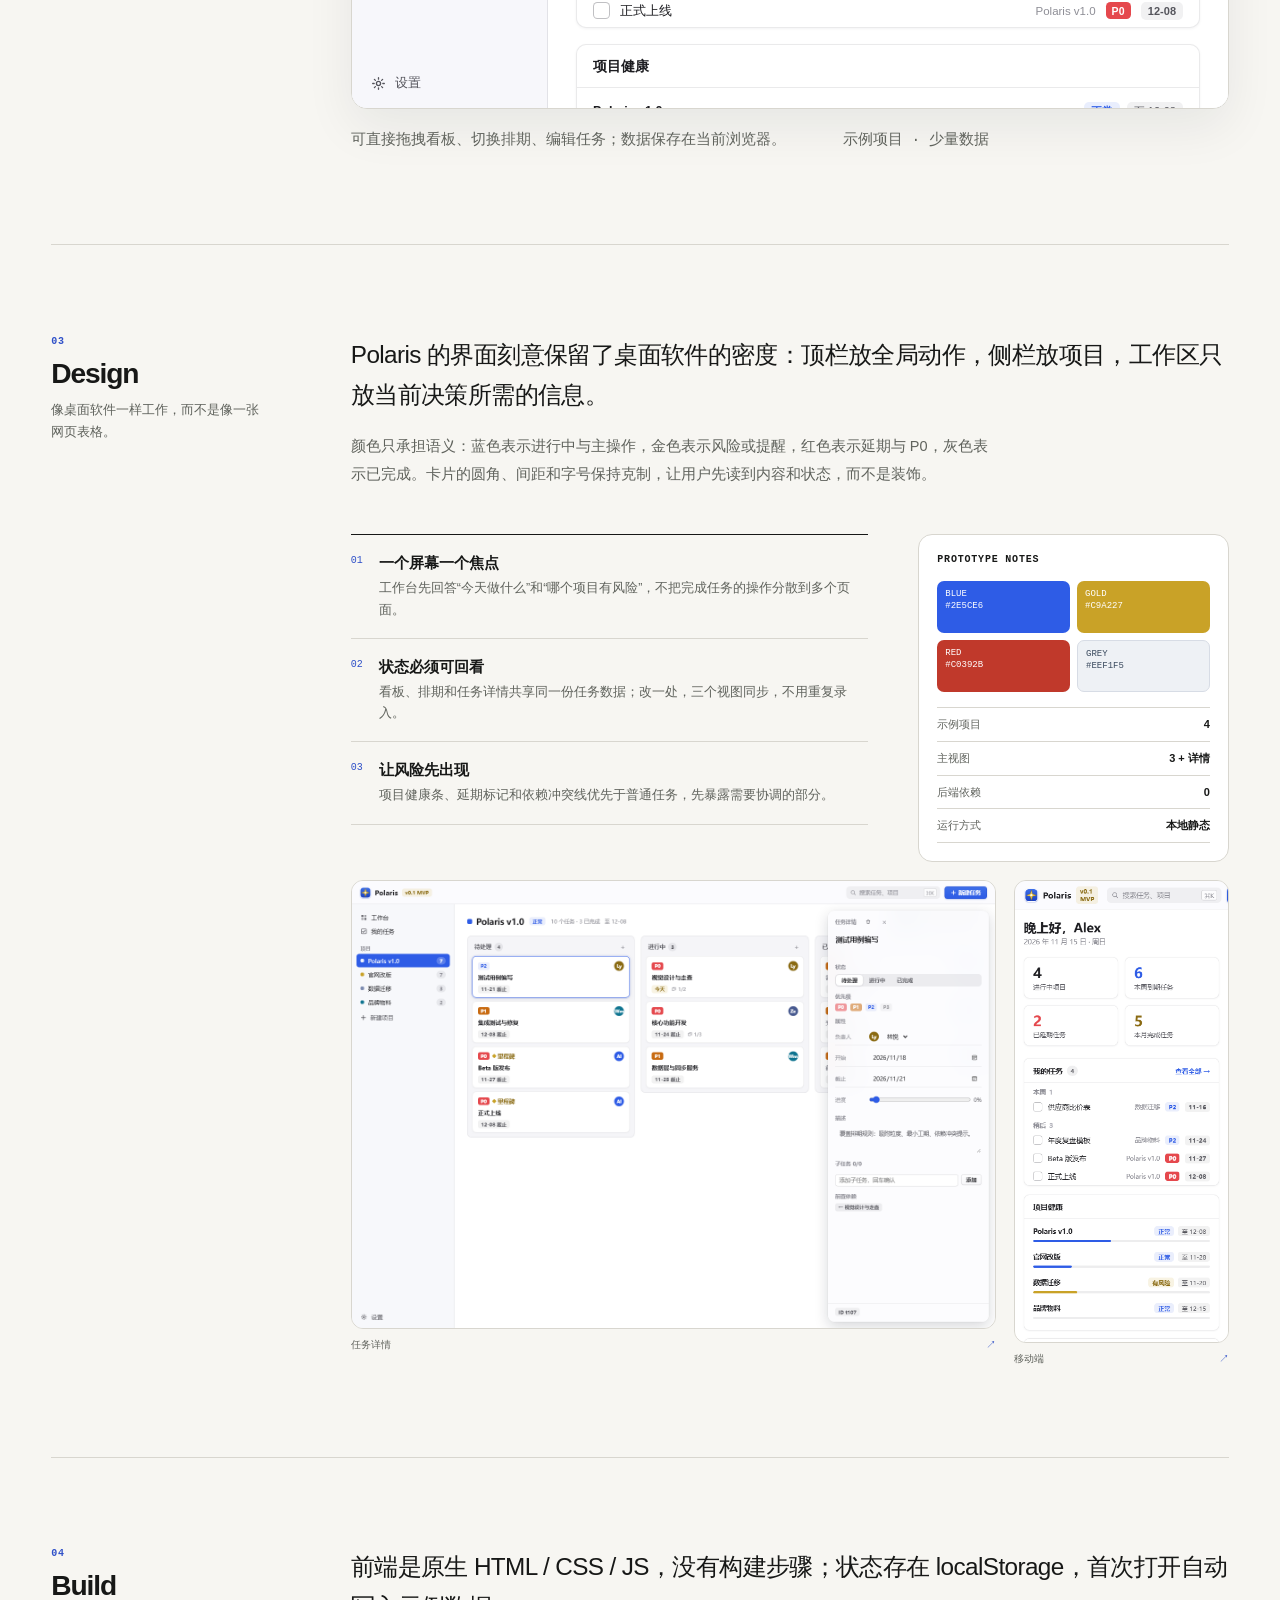
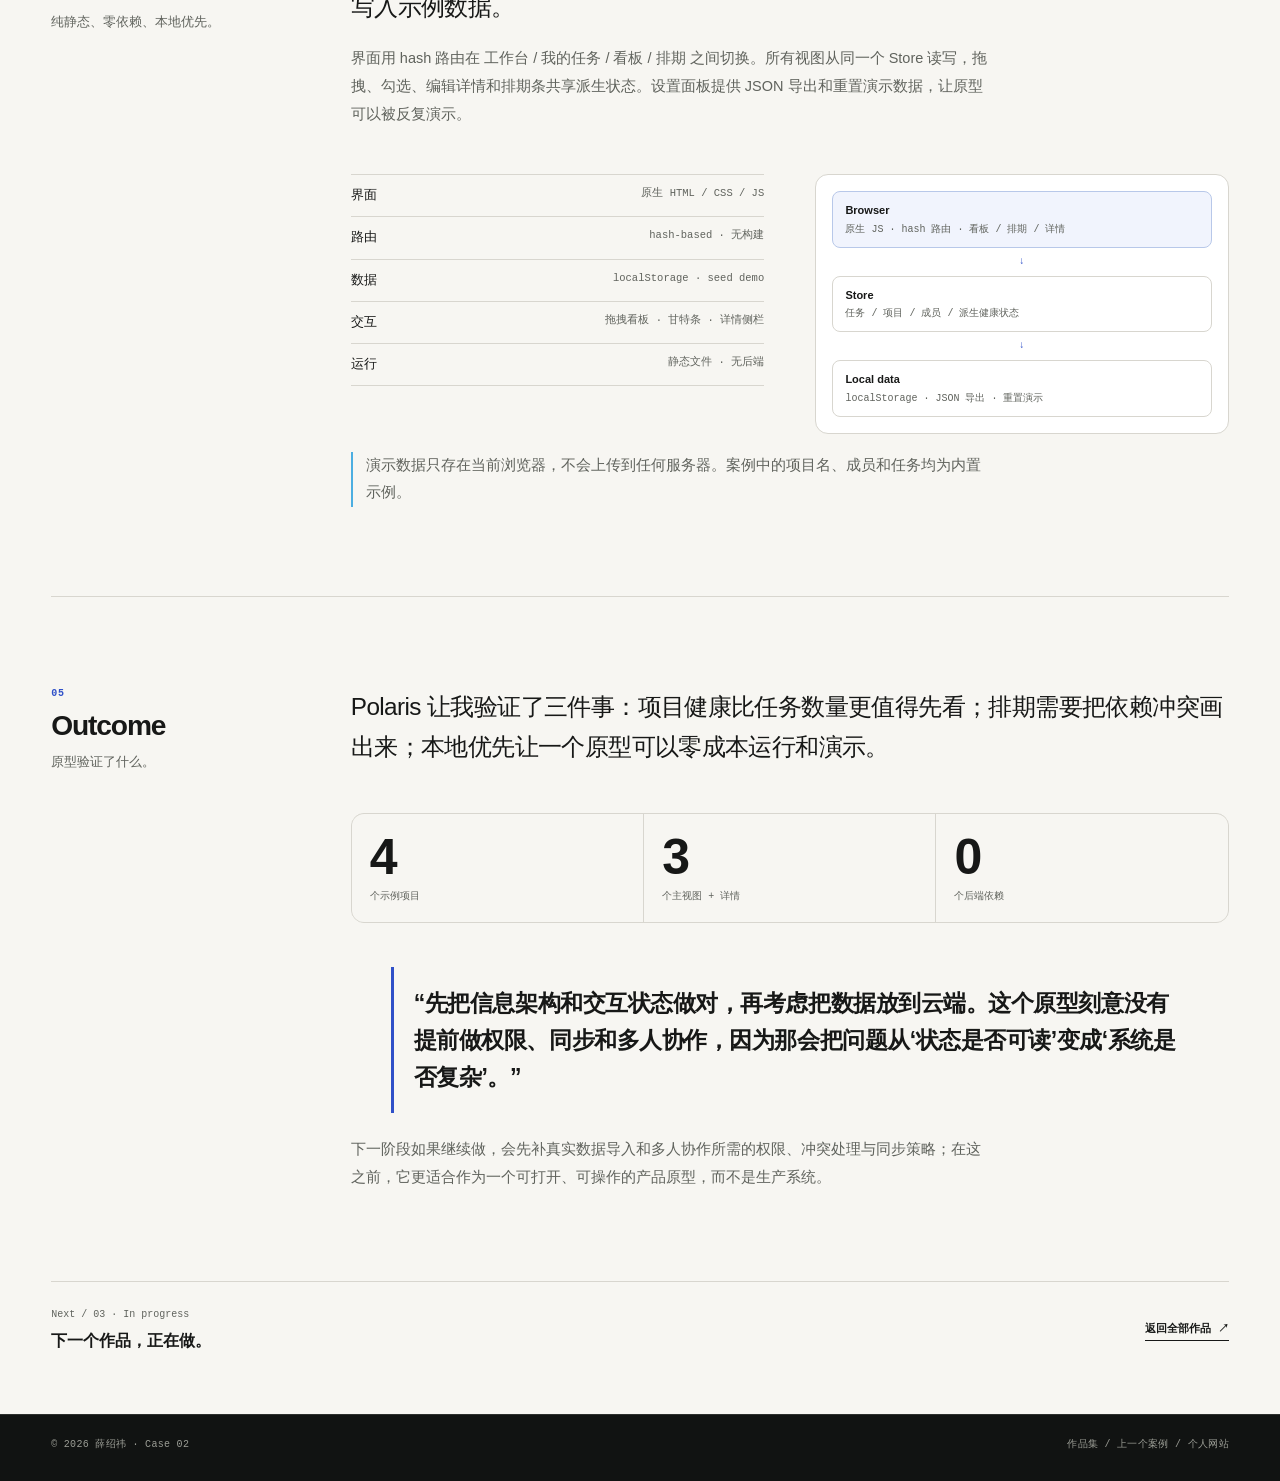
<file: works/polaris.html>
<!doctype html>
<html lang="zh-CN">
<head>
<meta charset="utf-8">
<meta name="viewport" content="width=device-width,initial-scale=1">
<meta name="theme-color" content="#f7f6f2">
<title>Polaris · 项目管理工作台｜薛绍祎作品集</title>
<meta name="description" content="Polaris 项目管理工作台案例：把项目、任务、看板、排期和依赖关系放进一个本地优先的工作台。">
<link rel="canonical" href="https://jerry1018-x.github.io/profile/works/polaris.html">
<link rel="icon" href="../assets/folio-mark.svg" type="image/svg+xml">
<meta property="og:type" content="article">
<meta property="og:title" content="Polaris · 项目管理工作台｜薛绍祎作品集">
<meta property="og:description" content="一个本地优先的项目管理工作台原型：项目、任务、看板、排期和依赖关系在同一份数据上联动。">
<meta property="og:image" content="https://jerry1018-x.github.io/profile/works/assets/shots/polaris-dashboard.png">
<meta name="twitter:card" content="summary_large_image">
<meta name="twitter:image" content="https://jerry1018-x.github.io/profile/works/assets/shots/polaris-dashboard.png">
<meta name="author" content="薛绍祎">
<script type="application/ld+json">
{
  "@context": "https://schema.org",
  "@type": "CreativeWork",
  "name": "Polaris · 项目管理工作台",
  "description": "一个本地优先的项目管理工作台原型：项目、任务、看板、排期和依赖关系在同一份数据上联动。",
  "url": "https://jerry1018-x.github.io/profile/works/polaris.html",
  "dateCreated": "2026-11",
  "genre": "Workflow tool",
  "author": {
    "@type": "Person",
    "name": "薛绍祎",
    "url": "https://jerry1018-x.github.io/profile/"
  }
}
</script>
<link rel="stylesheet" href="assets/works.css?v=20261114h">
<script defer src="assets/works.js?v=20261114g"></script>
<script defer src="../assets/site-scroll.js?v=20261115a"></script>
</head>
<body>
<a class="skip" href="#case">跳到案例正文</a>

<header class="case-head">
  <div class="case-head-left">
    <a class="case-back" href="./" data-return="1"><span aria-hidden="true">←</span> 全部作品</a>
    <a class="case-home" href="../index.html#lab" data-return="1">个人网站</a>
  </div>
  <span class="case-label">Case 02 / Workflow tool</span>
  <a class="demo-link" href="polaris/index.html" target="_blank" rel="noopener">全屏打开演示 ↗</a>
</header>

<main id="case">
  <div class="case-wrap">
    <section class="case-hero">
      <p class="eyebrow">Case 02 / 2026</p>
      <div class="case-brand">
        <img src="assets/polaris-star.jpg" alt="" width="64" height="64">
        <span>Polaris · v0.1 MVP / Mac-inspired prototype</span>
      </div>
      <h1>Polaris</h1>
      <p class="case-lede">一个本地优先的项目管理工作台原型：项目、任务、看板、排期和依赖关系，在同一份数据上联动。</p>
      <dl class="case-meta">
        <div><dt>角色</dt><dd>产品定义 / 交互设计 / 前端实现</dd></div>
        <div><dt>时间</dt><dd>2026.11</dd></div>
        <div><dt>类型</dt><dd>个人项目 · 静态原型</dd></div>
        <div><dt>范围</dt><dd>4 个示例项目 · 看板 / 排期 / 详情</dd></div>
      </dl>
      <figure class="hero-shot">
        <img src="assets/shots/polaris-dashboard.png" alt="Polaris 工作台：进行中项目、本周到期、延期任务、项目健康与今日动态" width="1440" height="1000" loading="eager" decoding="async">
        <figcaption>公开原型 · 内置示例项目与任务</figcaption>
      </figure>
    </section>

    <section class="case-block" aria-labelledby="context-title">
      <aside class="case-aside">
        <span class="num">01</span>
        <h2 id="context-title">Context</h2>
        <p>为什么再做一个项目管理工具。</p>
      </aside>
      <div class="case-content">
        <p class="lead">任务管理工具很容易变成更多列表。Polaris 从另一个问题开始：当多个人同时推进多个项目时，怎样让状态在一个屏幕里被读懂？</p>
        <p>常见的项目管理界面会把任务、时间线和项目风险分在不同页面。对项目负责人来说，真正需要先看到的是：哪个项目有风险、哪件事今天必须做、哪些依赖正在挡住进度。Polaris 把这些信号放回工作台第一屏，再用看板和排期承接细节。</p>
        <p class="note-line">非目标：不做即时通讯，不做文档协作，也不在这个原型里实现权限系统。它们会稀释当前要验证的核心：项目状态的读取效率。</p>
        <div class="problem-grid">
          <div class="problem-card"><b>任务散</b><span>待办、看板和排期各自成表，跨项目时很难知道今天先做什么。</span></div>
          <div class="problem-card"><b>风险晚</b><span>延期和依赖冲突通常要等打开具体项目才被发现。</span></div>
          <div class="problem-card"><b>上下文断</b><span>任务详情、负责人和子任务状态分散，切换视图后需要重新找回上下文。</span></div>
        </div>
      </div>
    </section>

    <section class="case-block" aria-labelledby="product-title">
      <aside class="case-aside">
        <span class="num">02</span>
        <h2 id="product-title">Product</h2>
        <p>从今天做什么，到项目为什么延迟。</p>
      </aside>
      <div class="case-content">
        <p class="lead">六个模块，共享同一份本地数据。</p>
        <div class="module-grid">
          <article class="module"><small>01 / 工作台</small><h3>今日视图</h3><p>今天、本周、稍后三组任务，配合项目健康条与今日动态，先看风险再看细节。</p></article>
          <article class="module"><small>02 / 我的任务</small><h3>跨项目聚合</h3><p>把所有项目的待办收在一处，勾选即完成，不用先进入具体项目。</p></article>
          <article class="module"><small>03 / 项目看板</small><h3>待处理 / 进行中 / 已完成</h3><p>卡片可拖拽换列，显示优先级、负责人、截止日、子任务进度与里程碑。</p></article>
          <article class="module"><small>04 / 排期</small><h3>甘特与依赖</h3><p>按阶段分组显示任务条、进度、依赖线和冲突提示，支持日 / 周 / 月切换。</p></article>
          <article class="module"><small>05 / 任务详情</small><h3>任务侧栏</h3><p>负责人、日期、优先级、描述、子任务和进度在同一处编辑，改完立即反馈到看板与排期。</p></article>
          <article class="module"><small>06 / 本地数据</small><h3>零后端原型</h3><p>数据存 localStorage，首次打开自动写入示例项目；设置里可导出 JSON 或重置演示数据。</p></article>
        </div>

        <div class="shot-grid">
          <button class="shot wide" type="button" data-shot="assets/shots/polaris-board.png" data-alt="Polaris 项目看板：待处理、进行中、已完成三列任务卡" data-caption="项目看板 · 拖拽换列，卡片承载任务上下文">
            <img src="assets/shots/polaris-board.png" alt="Polaris 项目看板：待处理、进行中、已完成三列任务卡" width="1440" height="1000" loading="lazy" decoding="async">
            <span class="shot-cap">项目看板 <i>↗ 点击查看大图</i></span>
          </button>
          <button class="shot wide" type="button" data-shot="assets/shots/polaris-gantt.png" data-alt="Polaris 排期页：任务条、进度、依赖线、里程碑与冲突提示" data-caption="排期 · 任务条、进度、依赖与里程碑在一条时间线上">
            <img src="assets/shots/polaris-gantt.png" alt="Polaris 排期页：任务条、进度、依赖线、里程碑与冲突提示" width="1440" height="1000" loading="lazy" decoding="async">
            <span class="shot-cap">项目排期 <i>↗</i></span>
          </button>
        </div>
      </div>
    </section>

    <section class="case-block" aria-labelledby="live-title">
      <aside class="case-aside">
        <span class="num">Live</span>
        <h2 id="live-title">Demo</h2>
        <p>不用跳转，直接在这里试。</p>
      </aside>
      <div class="case-content">
        <div class="live-frame">
          <div class="live-frame-bar">
            <span class="live-dots" aria-hidden="true"><i></i><i></i><i></i></span>
            <b>Polaris · 示例项目</b>
            <a href="polaris/index.html" target="_blank" rel="noopener">全屏打开 ↗</a>
          </div>
          <iframe src="polaris/index.html?embed=1" title="Polaris 项目管理工作台交互演示" loading="lazy"></iframe>
        </div>
        <p class="live-frame-foot"><span>可直接拖拽看板、切换排期、编辑任务；数据保存在当前浏览器。</span><span>示例项目 · 少量数据</span></p>
      </div>
    </section>

    <section class="case-block" aria-labelledby="design-title">
      <aside class="case-aside">
        <span class="num">03</span>
        <h2 id="design-title">Design</h2>
        <p>像桌面软件一样工作，而不是像一张网页表格。</p>
      </aside>
      <div class="case-content">
        <p class="lead">Polaris 的界面刻意保留了桌面软件的密度：顶栏放全局动作，侧栏放项目，工作区只放当前决策所需的信息。</p>
        <p>颜色只承担语义：蓝色表示进行中与主操作，金色表示风险或提醒，红色表示延期与 P0，灰色表示已完成。卡片的圆角、间距和字号保持克制，让用户先读到内容和状态，而不是装饰。</p>
        <div class="design-grid">
          <div class="principle-list">
            <div class="principle"><b>01</b><div><h3>一个屏幕一个焦点</h3><p>工作台先回答“今天做什么”和“哪个项目有风险”，不把完成任务的操作分散到多个页面。</p></div></div>
            <div class="principle"><b>02</b><div><h3>状态必须可回看</h3><p>看板、排期和任务详情共享同一份任务数据；改一处，三个视图同步，不用重复录入。</p></div></div>
            <div class="principle"><b>03</b><div><h3>让风险先出现</h3><p>项目健康条、延期标记和依赖冲突线优先于普通任务，先暴露需要协调的部分。</p></div></div>
          </div>
          <aside class="system-card" aria-label="项目概况">
            <h3>Prototype notes</h3>
            <div class="swatches">
              <div class="swatch" style="background:#2E5CE6;color:#fff">BLUE<br>#2E5CE6</div>
              <div class="swatch" style="background:#C9A227;color:#fff">GOLD<br>#C9A227</div>
              <div class="swatch" style="background:#C0392B;color:#fff">RED<br>#C0392B</div>
              <div class="swatch" style="background:#EEF1F5;color:#3a4a5e;border:1px solid #d7dce5">GREY<br>#EEF1F5</div>
            </div>
            <ul class="spec-list">
              <li><span>示例项目</span><b>4</b></li>
              <li><span>主视图</span><b>3 + 详情</b></li>
              <li><span>后端依赖</span><b>0</b></li>
              <li><span>运行方式</span><b>本地静态</b></li>
            </ul>
          </aside>
        </div>
        <div class="shot-pair">
          <button class="shot" type="button" data-shot="assets/shots/polaris-inspector.png" data-alt="Polaris 任务详情侧栏：描述、子任务和进度" data-caption="任务详情 · 侧栏编辑，回到看板与排期仍然同步">
            <img src="assets/shots/polaris-inspector.png" alt="Polaris 任务详情侧栏：描述、子任务和进度" width="1440" height="1000" loading="lazy" decoding="async">
            <span class="shot-cap">任务详情 <i>↗</i></span>
          </button>
          <button class="shot" type="button" data-shot="assets/shots/polaris-mobile.png" data-alt="Polaris 移动端工作台：指标、任务与项目健康纵向排列" data-caption="移动端 · 桌面密度收成单列">
            <img src="assets/shots/polaris-mobile.png" alt="Polaris 移动端工作台：指标、任务与项目健康纵向排列" width="390" height="844" loading="lazy" decoding="async">
            <span class="shot-cap">移动端 <i>↗</i></span>
          </button>
        </div>
      </div>
    </section>

    <section class="case-block" aria-labelledby="build-title">
      <aside class="case-aside">
        <span class="num">04</span>
        <h2 id="build-title">Build</h2>
        <p>纯静态、零依赖、本地优先。</p>
      </aside>
      <div class="case-content">
        <p class="lead">前端是原生 HTML / CSS / JS，没有构建步骤；状态存在 localStorage，首次打开自动写入示例数据。</p>
        <p>界面用 hash 路由在 工作台 / 我的任务 / 看板 / 排期 之间切换。所有视图从同一个 Store 读写，拖拽、勾选、编辑详情和排期条共享派生状态。设置面板提供 JSON 导出和重置演示数据，让原型可以被反复演示。</p>
        <div class="build-grid">
          <ul class="stack-list" aria-label="技术栈">
            <li>界面 <span>原生 HTML / CSS / JS</span></li>
            <li>路由 <span>hash-based · 无构建</span></li>
            <li>数据 <span>localStorage · seed demo</span></li>
            <li>交互 <span>拖拽看板 · 甘特条 · 详情侧栏</span></li>
            <li>运行 <span>静态文件 · 无后端</span></li>
          </ul>
          <div class="arch" role="group" aria-label="系统结构">
            <div class="arch-row accent"><b>Browser</b><span>原生 JS · hash 路由 · 看板 / 排期 / 详情</span></div>
            <div class="arch-plus" aria-hidden="true">↓</div>
            <div class="arch-row"><b>Store</b><span>任务 / 项目 / 成员 / 派生健康状态</span></div>
            <div class="arch-plus" aria-hidden="true">↓</div>
            <div class="arch-row"><b>Local data</b><span>localStorage · JSON 导出 · 重置演示</span></div>
          </div>
        </div>
        <p class="note-line">演示数据只存在当前浏览器，不会上传到任何服务器。案例中的项目名、成员和任务均为内置示例。</p>
      </div>
    </section>

    <section class="case-block" aria-labelledby="outcome-title">
      <aside class="case-aside">
        <span class="num">05</span>
        <h2 id="outcome-title">Outcome</h2>
        <p>原型验证了什么。</p>
      </aside>
      <div class="case-content">
        <p class="lead">Polaris 让我验证了三件事：项目健康比任务数量更值得先看；排期需要把依赖冲突画出来；本地优先让一个原型可以零成本运行和演示。</p>
        <div class="stats" aria-label="项目概况">
          <div class="stat"><b>4</b><span>个示例项目</span></div>
          <div class="stat"><b>3</b><span>个主视图 + 详情</span></div>
          <div class="stat"><b>0</b><span>个后端依赖</span></div>
        </div>
        <blockquote class="quote">“先把信息架构和交互状态做对，再考虑把数据放到云端。这个原型刻意没有提前做权限、同步和多人协作，因为那会把问题从‘状态是否可读’变成‘系统是否复杂’。”</blockquote>
        <p>下一阶段如果继续做，会先补真实数据导入和多人协作所需的权限、冲突处理与同步策略；在这之前，它更适合作为一个可打开、可操作的产品原型，而不是生产系统。</p>
      </div>
    </section>

    <div class="next-case">
      <div><small>Next / 03 · In progress</small><b>下一个作品，正在做。</b></div>
      <a href="./">返回全部作品 ↗</a>
    </div>
  </div>
</main>

<footer class="site-foot">
  <span>© 2026 薛绍祎 · Case 02</span>
  <span><a href="./">作品集</a> <span aria-hidden="true">/</span> <a href="workbench.html">上一个案例</a> <span aria-hidden="true">/</span> <a href="../index.html">个人网站</a></span>
</footer>

<dialog class="shot-viewer" id="shot-viewer" aria-label="查看案例截图">
  <div class="viewer-bar"><span id="viewer-caption">案例截图</span><button type="button" data-close aria-label="关闭大图">×</button></div>
  <img id="viewer-image" alt="">
</dialog>
</body>
</html>
</file>
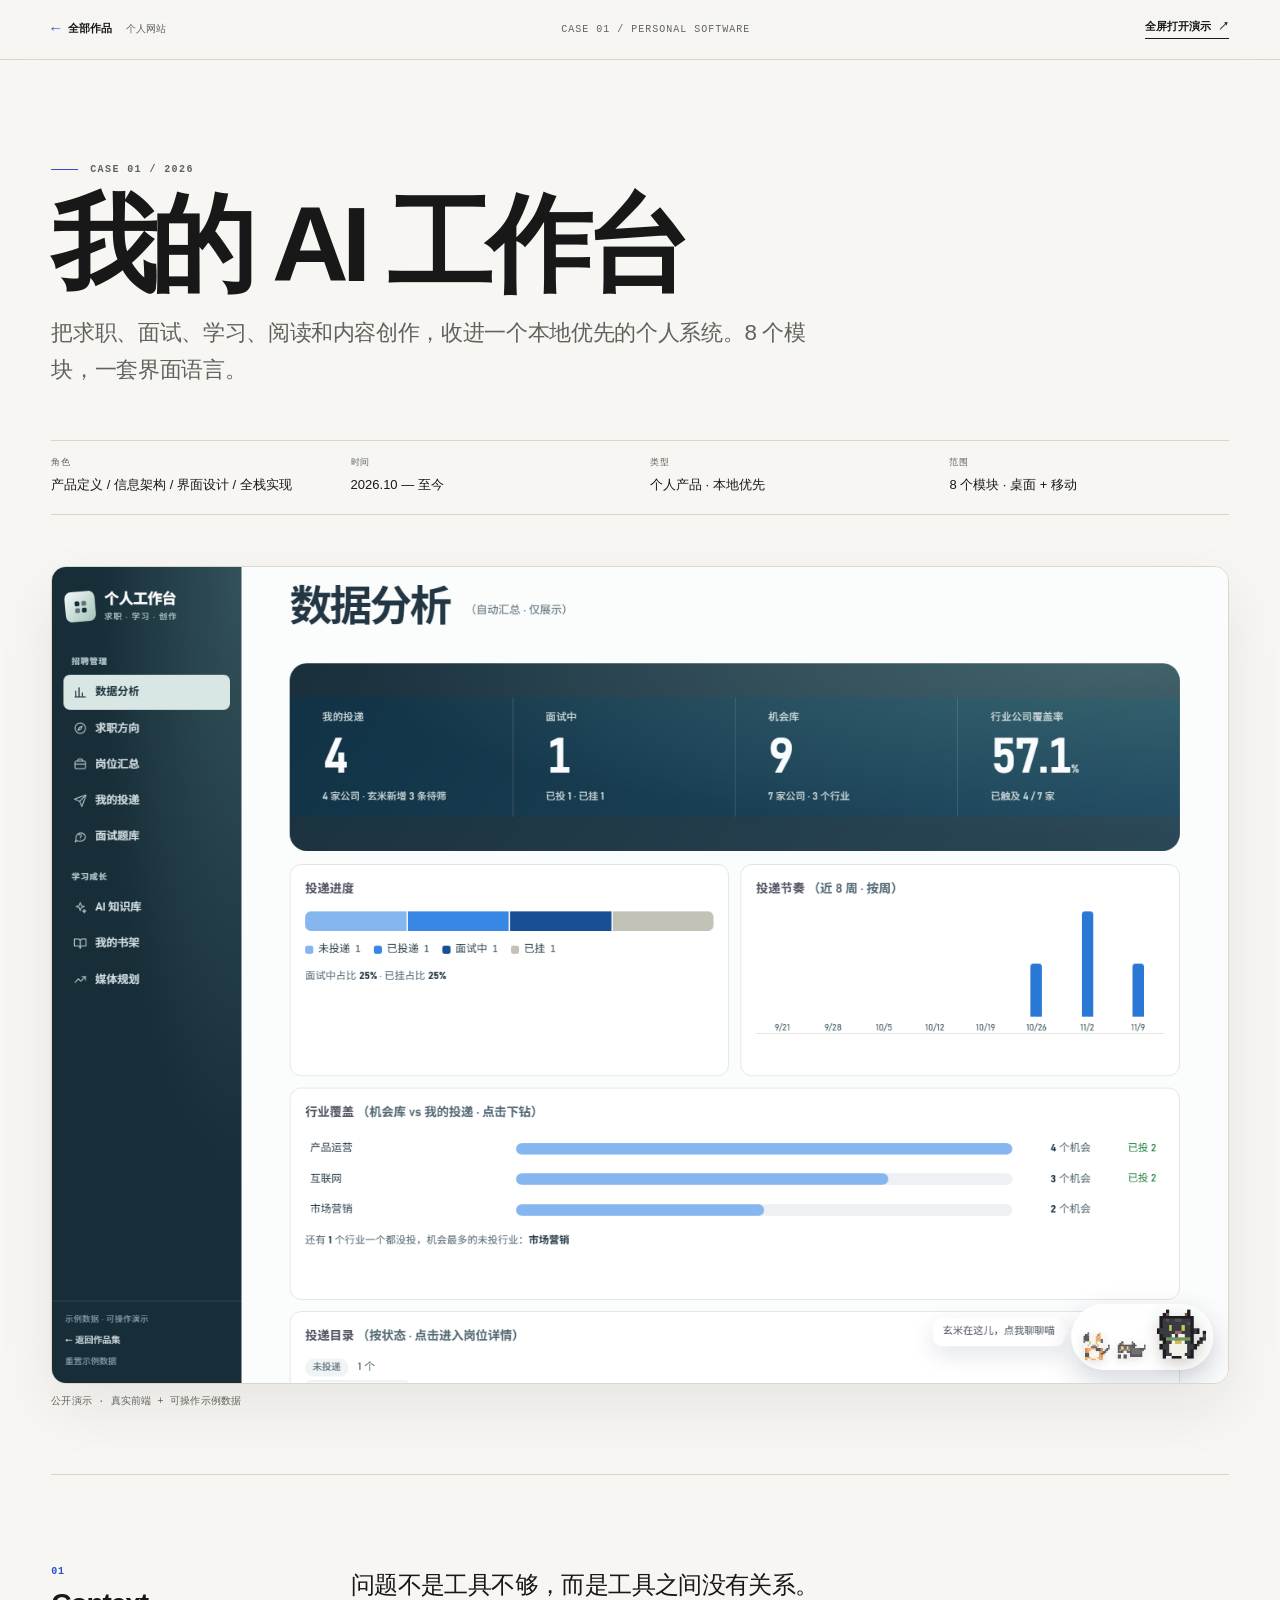
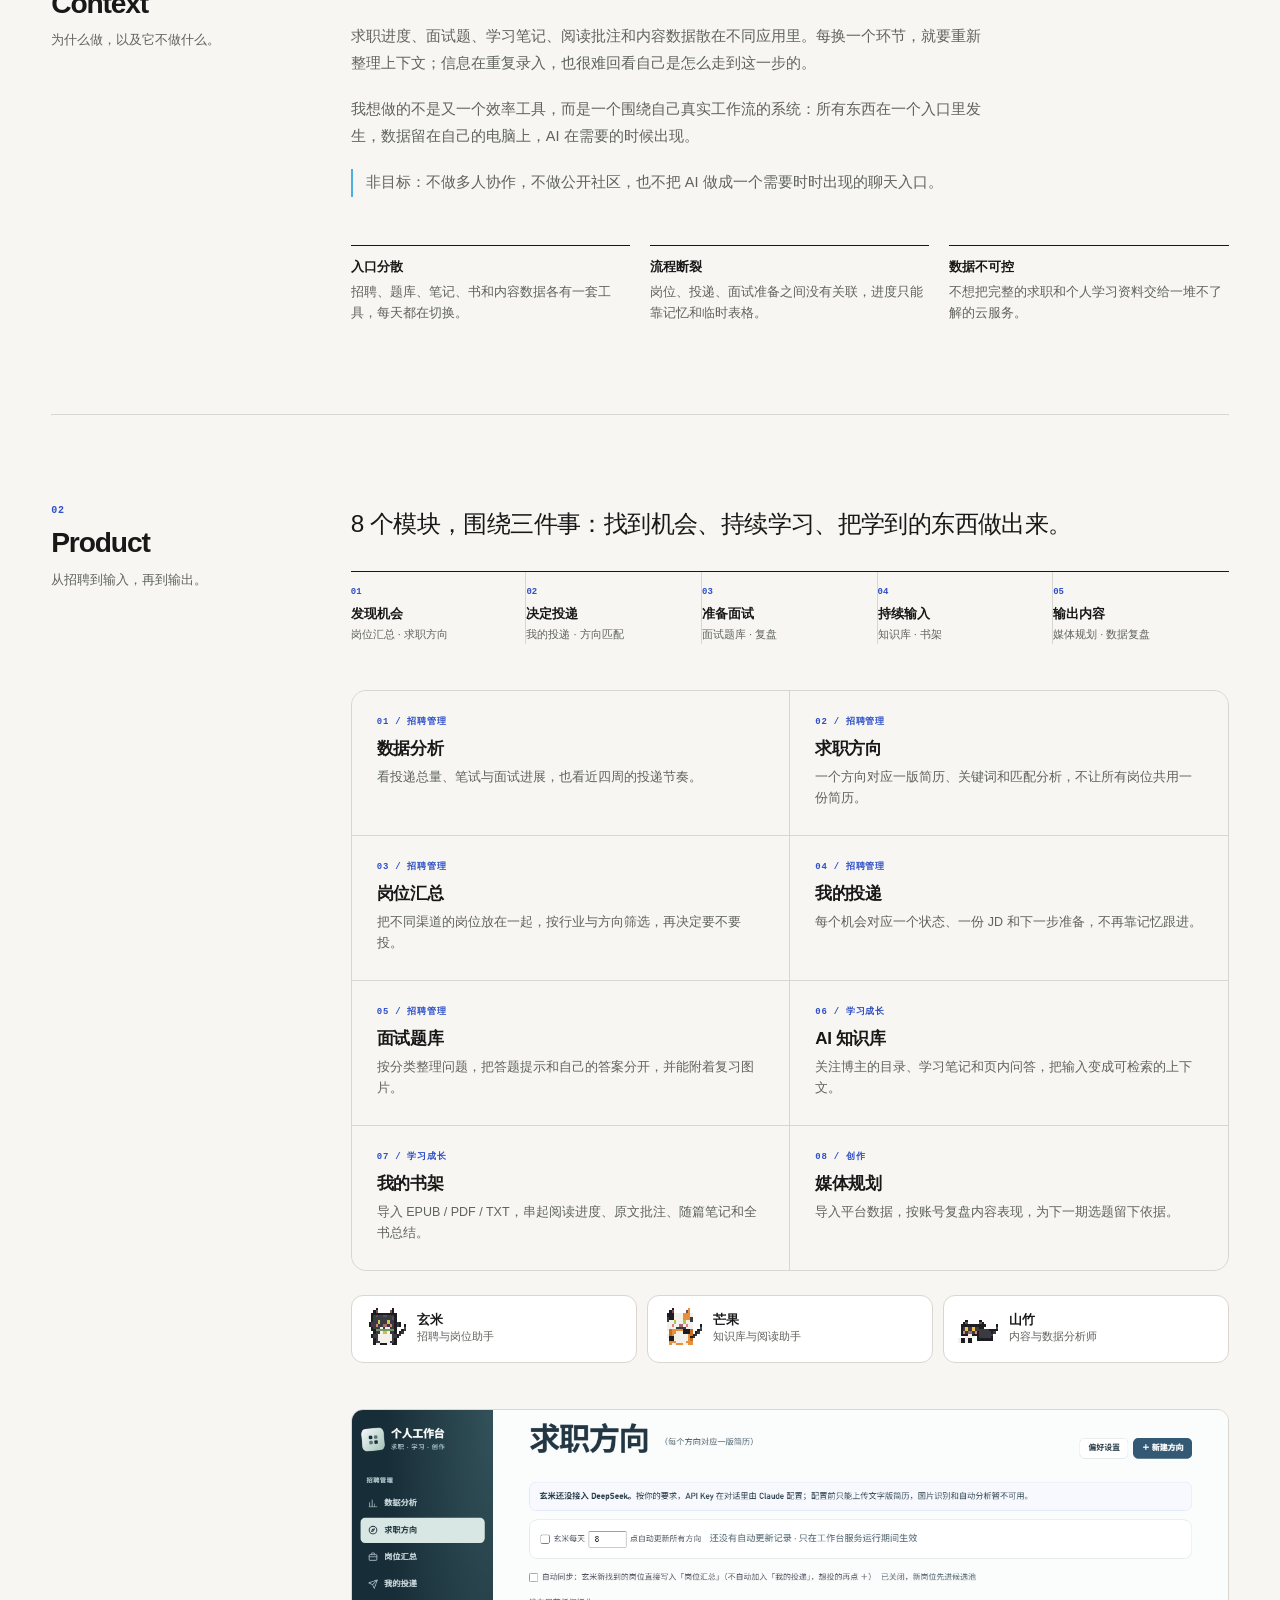
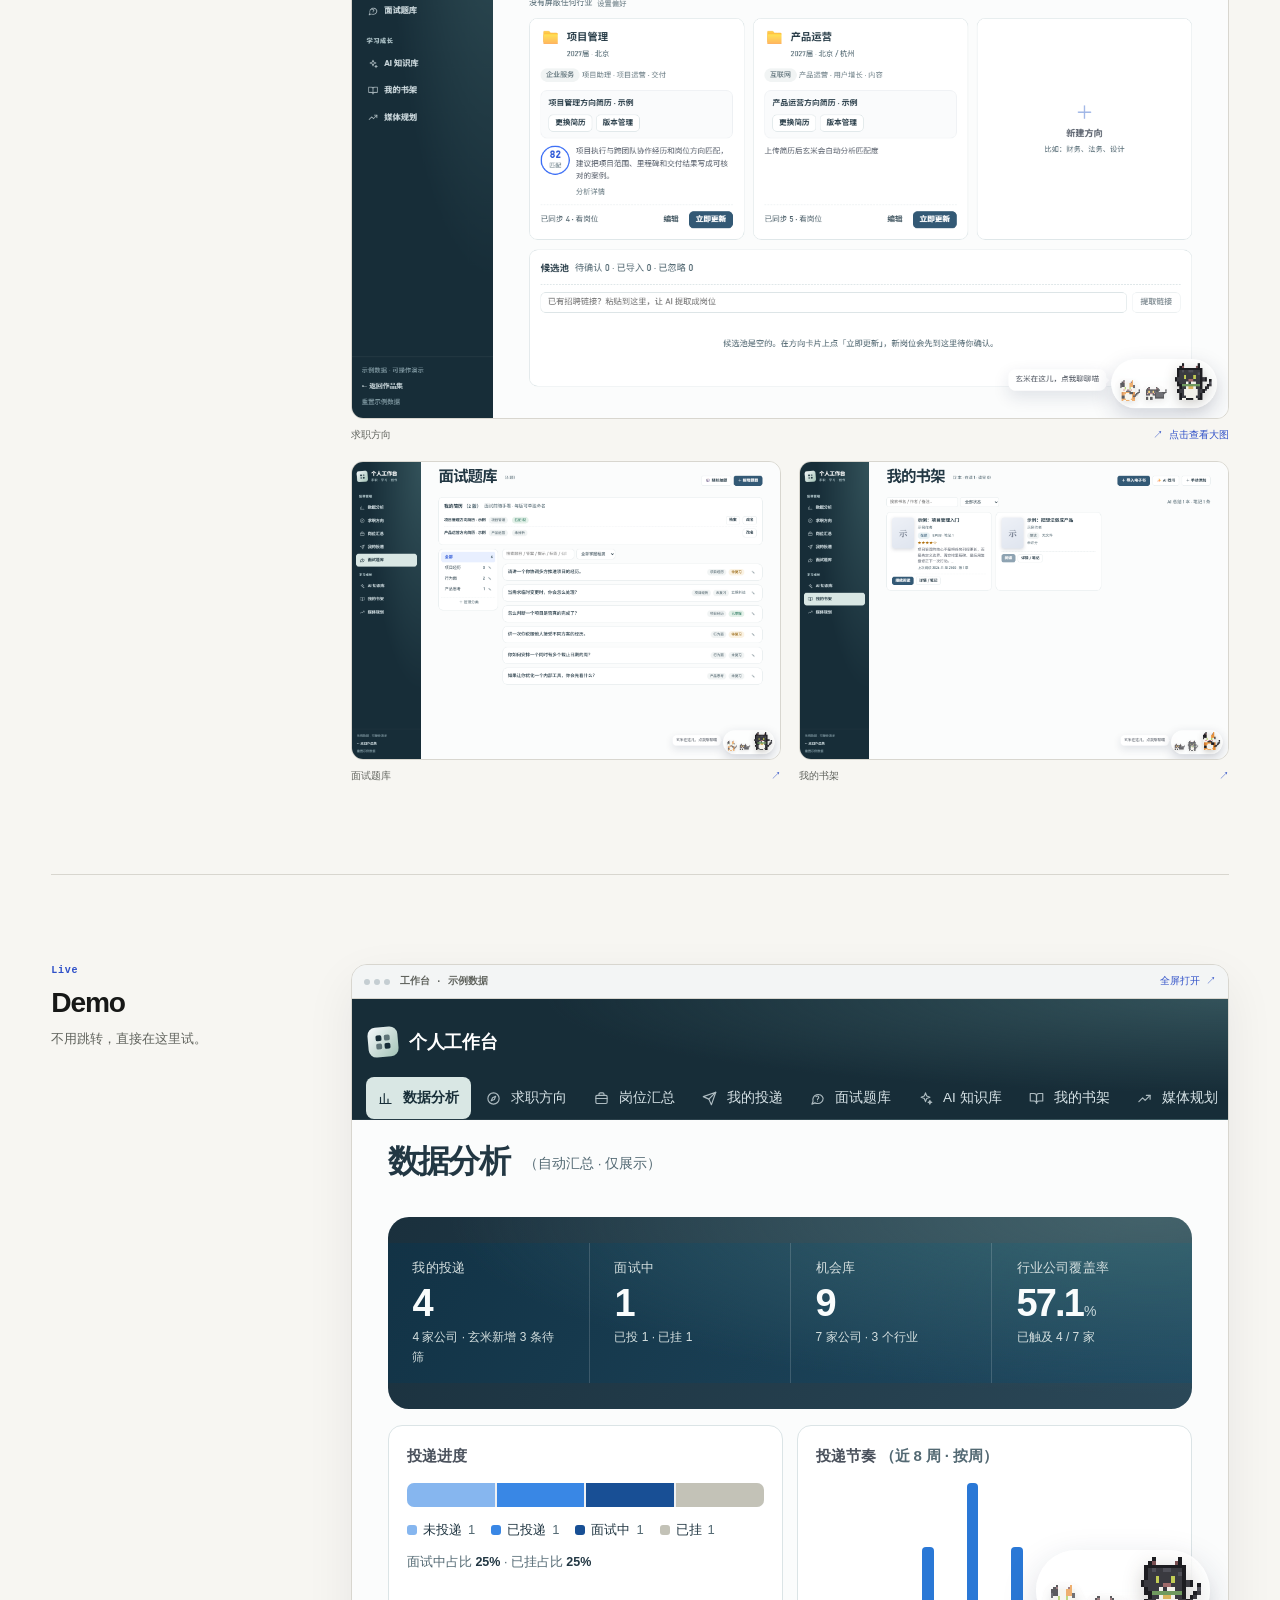
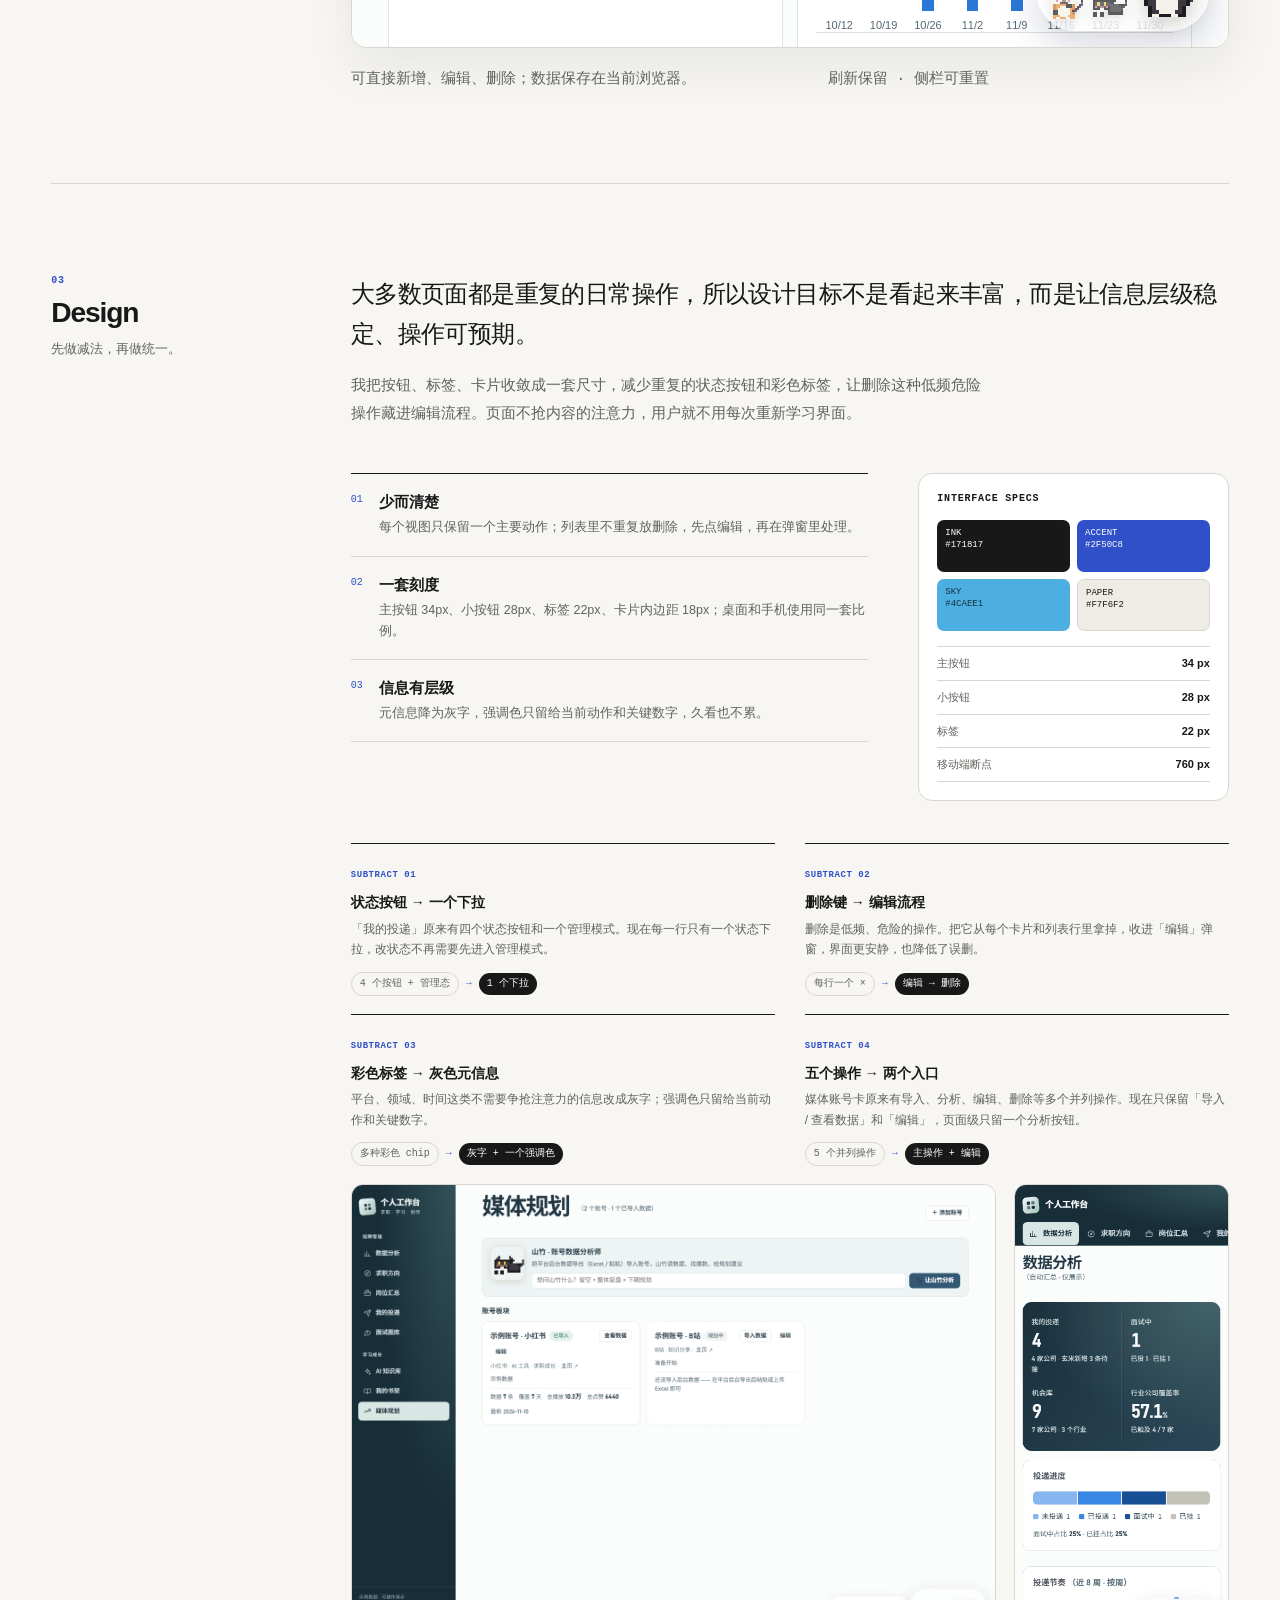
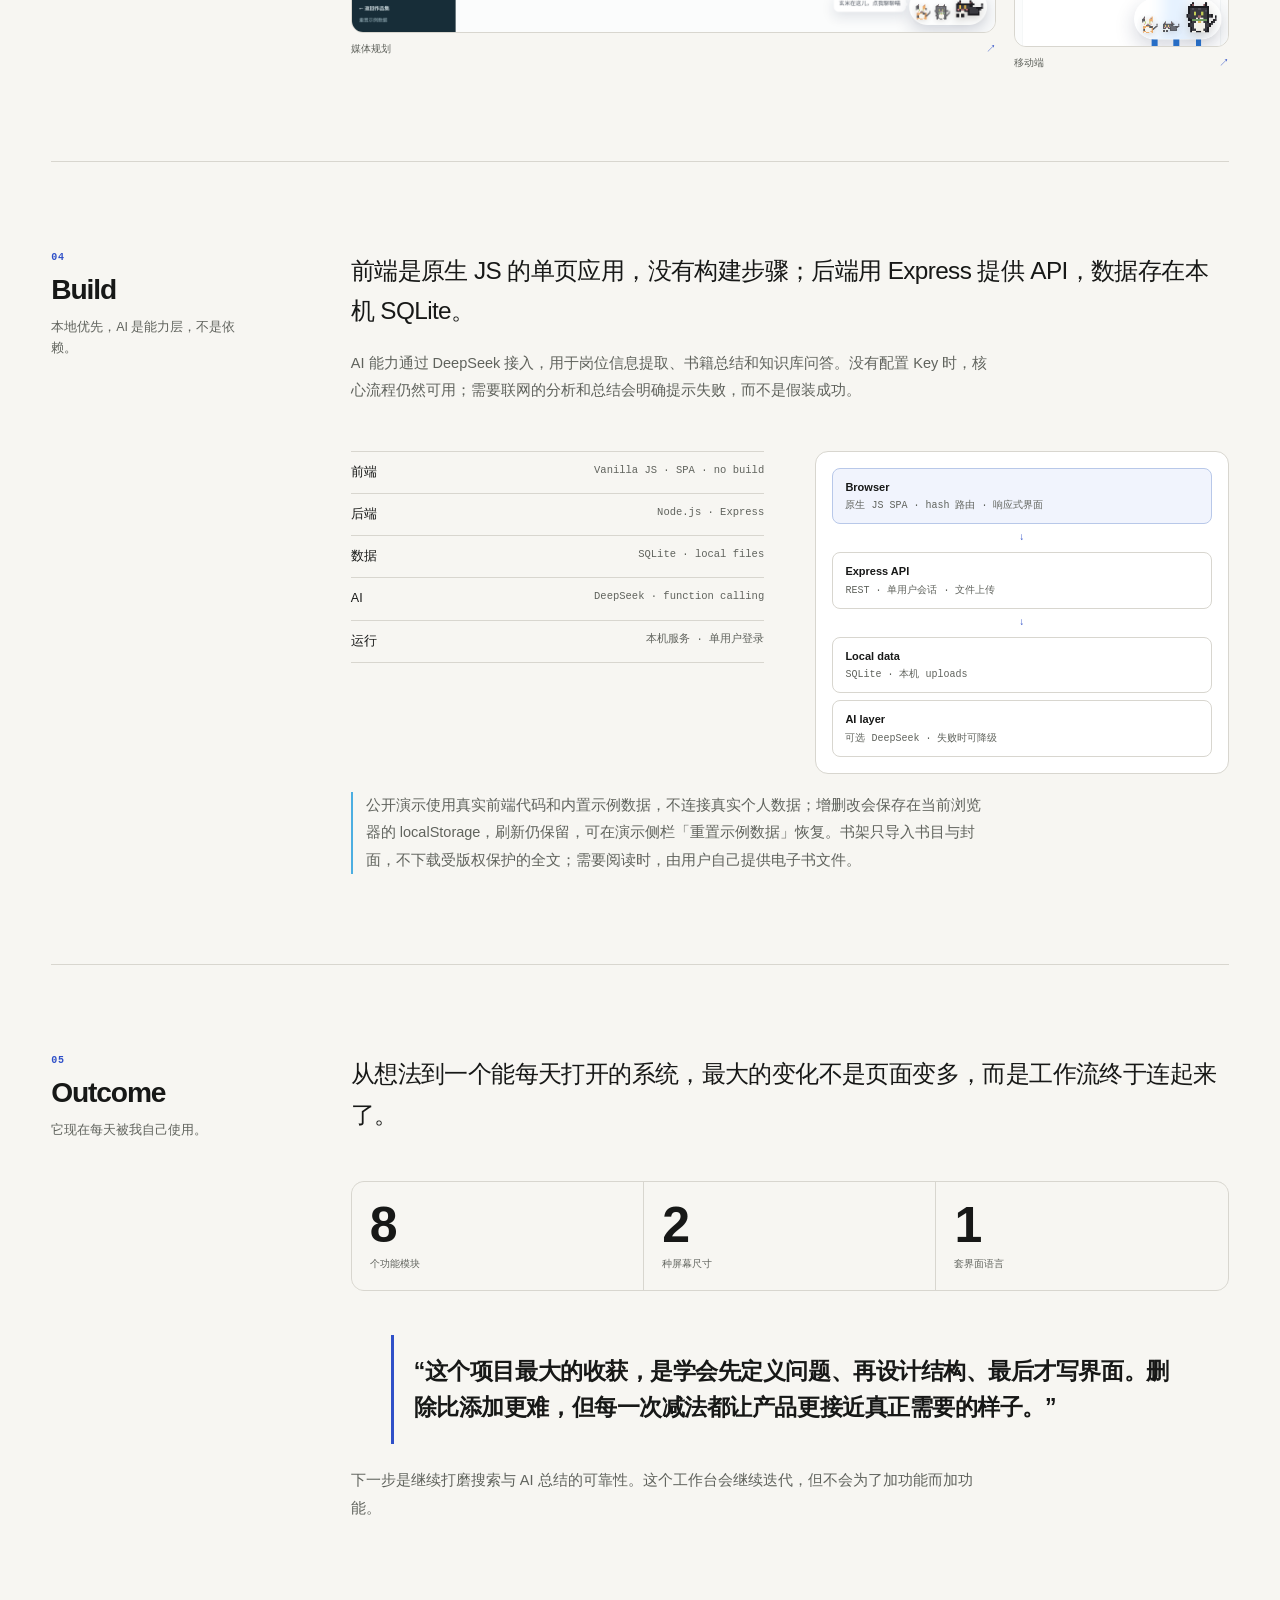
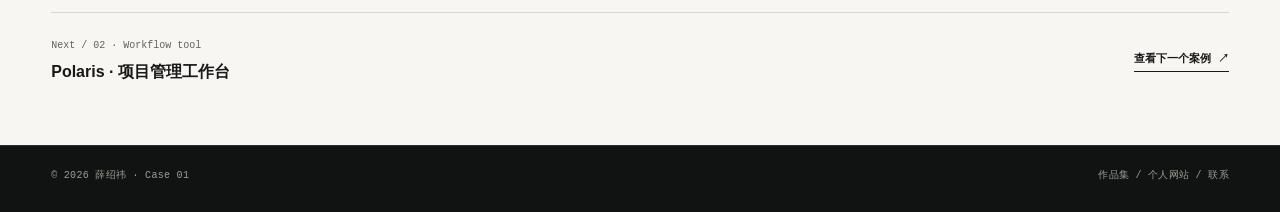
<file: works/workbench.html>
<!doctype html>
<html lang="zh-CN">
<head>
<meta charset="utf-8">
<meta name="viewport" content="width=device-width,initial-scale=1">
<meta name="theme-color" content="#f7f6f2">
<title>我的 AI 工作台｜薛绍祎作品集</title>
<meta name="description" content="案例：我的 AI 工作台。一个把求职、面试、学习、阅读和内容创作收进同一个入口的本地优先个人系统。">
<link rel="canonical" href="https://jerry1018-x.github.io/profile/works/workbench.html">
<link rel="icon" href="../assets/folio-mark.svg" type="image/svg+xml">
<meta property="og:type" content="article">
<meta property="og:title" content="我的 AI 工作台｜薛绍祎作品集">
<meta property="og:description" content="8 个模块，一套界面语言：一个本地优先的个人工作系统。">
<meta property="og:image" content="https://jerry1018-x.github.io/profile/works/assets/shots/workbench-dashboard.png">
<meta name="twitter:card" content="summary_large_image">
<meta name="twitter:image" content="https://jerry1018-x.github.io/profile/works/assets/shots/workbench-dashboard.png">
<script type="application/ld+json">
{
  "@context": "https://schema.org",
  "@type": "CreativeWork",
  "name": "我的 AI 工作台",
  "description": "把求职、面试、学习、阅读和内容创作收进一个本地优先的个人系统。",
  "url": "https://jerry1018-x.github.io/profile/works/workbench.html",
  "dateCreated": "2026-10",
  "genre": "Personal software",
  "author": {
    "@type": "Person",
    "name": "薛绍祎",
    "url": "https://jerry1018-x.github.io/profile/"
  }
}
</script>
<link rel="stylesheet" href="assets/works.css?v=20261114h">
<script defer src="assets/works.js?v=20261114g"></script>
<script defer src="../assets/site-scroll.js?v=20261115a"></script>
</head>
<body>
<a class="skip" href="#case">跳到案例正文</a>

<header class="case-head">
  <div class="case-head-left">
    <a class="case-back" href="./" data-return="1"><span aria-hidden="true">←</span> 全部作品</a>
    <a class="case-home" href="../index.html#lab" data-return="1">个人网站</a>
  </div>
  <span class="case-label">Case 01 / Personal software</span>
  <a class="demo-link" href="workbench-demo/index.html" target="_blank" rel="noopener">全屏打开演示 ↗</a>
</header>

<main id="case">
  <div class="case-wrap">
    <section class="case-hero">
      <p class="eyebrow">Case 01 / 2026</p>
      <h1>我的 AI 工作台</h1>
      <p class="case-lede">把求职、面试、学习、阅读和内容创作，收进一个本地优先的个人系统。8 个模块，一套界面语言。</p>
      <dl class="case-meta">
        <div><dt>角色</dt><dd>产品定义 / 信息架构 / 界面设计 / 全栈实现</dd></div>
        <div><dt>时间</dt><dd>2026.10 — 至今</dd></div>
        <div><dt>类型</dt><dd>个人产品 · 本地优先</dd></div>
        <div><dt>范围</dt><dd>8 个模块 · 桌面 + 移动</dd></div>
      </dl>
      <figure class="hero-shot">
        <img src="assets/shots/workbench-dashboard.png" alt="个人工作台的数据分析页：已投递、笔试、面试总量与近四周投递节奏" width="1440" height="1000" loading="eager" decoding="async">
        <figcaption>公开演示 · 真实前端 + 可操作示例数据</figcaption>
      </figure>
    </section>

    <section class="case-block" aria-labelledby="context-title">
      <aside class="case-aside">
        <span class="num">01</span>
        <h2 id="context-title">Context</h2>
        <p>为什么做，以及它不做什么。</p>
      </aside>
      <div class="case-content">
        <p class="lead">问题不是工具不够，而是工具之间没有关系。</p>
        <p>求职进度、面试题、学习笔记、阅读批注和内容数据散在不同应用里。每换一个环节，就要重新整理上下文；信息在重复录入，也很难回看自己是怎么走到这一步的。</p>
        <p>我想做的不是又一个效率工具，而是一个围绕自己真实工作流的系统：所有东西在一个入口里发生，数据留在自己的电脑上，AI 在需要的时候出现。</p>
        <p class="note-line">非目标：不做多人协作，不做公开社区，也不把 AI 做成一个需要时时出现的聊天入口。</p>
        <div class="problem-grid">
          <div class="problem-card"><b>入口分散</b><span>招聘、题库、笔记、书和内容数据各有一套工具，每天都在切换。</span></div>
          <div class="problem-card"><b>流程断裂</b><span>岗位、投递、面试准备之间没有关联，进度只能靠记忆和临时表格。</span></div>
          <div class="problem-card"><b>数据不可控</b><span>不想把完整的求职和个人学习资料交给一堆不了解的云服务。</span></div>
        </div>
      </div>
    </section>

    <section class="case-block" aria-labelledby="product-title">
      <aside class="case-aside">
        <span class="num">02</span>
        <h2 id="product-title">Product</h2>
        <p>从招聘到输入，再到输出。</p>
      </aside>
      <div class="case-content">
        <p class="lead">8 个模块，围绕三件事：找到机会、持续学习、把学到的东西做出来。</p>
        <div class="flow" role="list" aria-label="从发现机会到输出内容的工作流">
          <div class="flow-step" role="listitem"><small>01</small><b>发现机会</b><span>岗位汇总 · 求职方向</span></div>
          <div class="flow-step" role="listitem"><small>02</small><b>决定投递</b><span>我的投递 · 方向匹配</span></div>
          <div class="flow-step" role="listitem"><small>03</small><b>准备面试</b><span>面试题库 · 复盘</span></div>
          <div class="flow-step" role="listitem"><small>04</small><b>持续输入</b><span>知识库 · 书架</span></div>
          <div class="flow-step" role="listitem"><small>05</small><b>输出内容</b><span>媒体规划 · 数据复盘</span></div>
        </div>
        <div class="module-grid">
          <article class="module"><small>01 / 招聘管理</small><h3>数据分析</h3><p>看投递总量、笔试与面试进展，也看近四周的投递节奏。</p></article>
          <article class="module"><small>02 / 招聘管理</small><h3>求职方向</h3><p>一个方向对应一版简历、关键词和匹配分析，不让所有岗位共用一份简历。</p></article>
          <article class="module"><small>03 / 招聘管理</small><h3>岗位汇总</h3><p>把不同渠道的岗位放在一起，按行业与方向筛选，再决定要不要投。</p></article>
          <article class="module"><small>04 / 招聘管理</small><h3>我的投递</h3><p>每个机会对应一个状态、一份 JD 和下一步准备，不再靠记忆跟进。</p></article>
          <article class="module"><small>05 / 招聘管理</small><h3>面试题库</h3><p>按分类整理问题，把答题提示和自己的答案分开，并能附着复习图片。</p></article>
          <article class="module"><small>06 / 学习成长</small><h3>AI 知识库</h3><p>关注博主的目录、学习笔记和页内问答，把输入变成可检索的上下文。</p></article>
          <article class="module"><small>07 / 学习成长</small><h3>我的书架</h3><p>导入 EPUB / PDF / TXT，串起阅读进度、原文批注、随篇笔记和全书总结。</p></article>
          <article class="module"><small>08 / 创作</small><h3>媒体规划</h3><p>导入平台数据，按账号复盘内容表现，为下一期选题留下依据。</p></article>
        </div>
        <div class="assistants" role="group" aria-label="三位像素助手">
          <div class="assistant"><img src="../assets/genmai.svg" alt="像素猫玄米"><div><b>玄米</b><span>招聘与岗位助手</span></div></div>
          <div class="assistant"><img src="../workbench/mango.svg" alt="像素猫芒果"><div><b>芒果</b><span>知识库与阅读助手</span></div></div>
          <div class="assistant"><img src="../workbench/shanzhu.svg" alt="像素猫山竹"><div><b>山竹</b><span>内容与数据分析师</span></div></div>
        </div>

        <div class="shot-grid">
          <button class="shot wide" type="button" data-shot="assets/shots/workbench-directions.png" data-alt="求职方向页：不同方向对应不同简历与匹配说明" data-caption="求职方向 · 一个方向对应一版简历">
            <img src="assets/shots/workbench-directions.png" alt="求职方向页：不同方向对应不同简历与匹配说明" width="1440" height="1000" loading="lazy" decoding="async">
            <span class="shot-cap">求职方向 <i>↗ 点击查看大图</i></span>
          </button>
          <button class="shot" type="button" data-shot="assets/shots/workbench-questions.png" data-alt="面试题库页：问题、答题提示与展开状态" data-caption="面试题库 · 提示与自己的答案分开">
            <img src="assets/shots/workbench-questions.png" alt="面试题库页：问题、答题提示与展开状态" width="1440" height="1000" loading="lazy" decoding="async">
            <span class="shot-cap">面试题库 <i>↗</i></span>
          </button>
          <button class="shot" type="button" data-shot="assets/shots/workbench-books.png" data-alt="我的书架页：阅读进度、读书笔记与主题书单" data-caption="我的书架 · 阅读、批注与笔记放在一起">
            <img src="assets/shots/workbench-books.png" alt="我的书架页：阅读进度、读书笔记与主题书单" width="1440" height="1000" loading="lazy" decoding="async">
            <span class="shot-cap">我的书架 <i>↗</i></span>
          </button>
        </div>
      </div>
    </section>

    <section class="case-block" aria-labelledby="live-title">
      <aside class="case-aside">
        <span class="num">Live</span>
        <h2 id="live-title">Demo</h2>
        <p>不用跳转，直接在这里试。</p>
      </aside>
      <div class="case-content">
        <div class="live-frame">
          <div class="live-frame-bar">
            <span class="live-dots" aria-hidden="true"><i></i><i></i><i></i></span>
            <b>工作台 · 示例数据</b>
            <a href="workbench-demo/index.html" target="_blank" rel="noopener">全屏打开 ↗</a>
          </div>
          <iframe src="workbench-demo/index.html?embed=1" title="个人工作台交互演示" loading="lazy"></iframe>
        </div>
        <p class="live-frame-foot"><span>可直接新增、编辑、删除；数据保存在当前浏览器。</span><span>刷新保留 · 侧栏可重置</span></p>
      </div>
    </section>

    <section class="case-block" aria-labelledby="design-title">
      <aside class="case-aside">
        <span class="num">03</span>
        <h2 id="design-title">Design</h2>
        <p>先做减法，再做统一。</p>
      </aside>
      <div class="case-content">
        <p class="lead">大多数页面都是重复的日常操作，所以设计目标不是看起来丰富，而是让信息层级稳定、操作可预期。</p>
        <p>我把按钮、标签、卡片收敛成一套尺寸，减少重复的状态按钮和彩色标签，让删除这种低频危险操作藏进编辑流程。页面不抢内容的注意力，用户就不用每次重新学习界面。</p>
        <div class="design-grid">
          <div class="principle-list">
            <div class="principle"><b>01</b><div><h3>少而清楚</h3><p>每个视图只保留一个主要动作；列表里不重复放删除，先点编辑，再在弹窗里处理。</p></div></div>
            <div class="principle"><b>02</b><div><h3>一套刻度</h3><p>主按钮 34px、小按钮 28px、标签 22px、卡片内边距 18px；桌面和手机使用同一套比例。</p></div></div>
            <div class="principle"><b>03</b><div><h3>信息有层级</h3><p>元信息降为灰字，强调色只留给当前动作和关键数字，久看也不累。</p></div></div>
          </div>
          <aside class="system-card" aria-label="界面规格">
            <h3>Interface specs</h3>
            <div class="swatches">
              <div class="swatch">INK<br>#171817</div>
              <div class="swatch">ACCENT<br>#2F50C8</div>
              <div class="swatch">SKY<br>#4CAEE1</div>
              <div class="swatch">PAPER<br>#F7F6F2</div>
            </div>
            <ul class="spec-list">
              <li><span>主按钮</span><b>34 px</b></li>
              <li><span>小按钮</span><b>28 px</b></li>
              <li><span>标签</span><b>22 px</b></li>
              <li><span>移动端断点</span><b>760 px</b></li>
            </ul>
          </aside>
        </div>
        <div class="decision-grid" aria-label="几个具体的设计减法">
          <article class="decision">
            <small>Subtract 01</small>
            <h3>状态按钮 → 一个下拉</h3>
            <p>「我的投递」原来有四个状态按钮和一个管理模式。现在每一行只有一个状态下拉，改状态不再需要先进入管理模式。</p>
            <div class="compare"><span class="before">4 个按钮 + 管理态</span><i aria-hidden="true">→</i><span class="after">1 个下拉</span></div>
          </article>
          <article class="decision">
            <small>Subtract 02</small>
            <h3>删除键 → 编辑流程</h3>
            <p>删除是低频、危险的操作。把它从每个卡片和列表行里拿掉，收进「编辑」弹窗，界面更安静，也降低了误删。</p>
            <div class="compare"><span class="before">每行一个 ×</span><i aria-hidden="true">→</i><span class="after">编辑 → 删除</span></div>
          </article>
          <article class="decision">
            <small>Subtract 03</small>
            <h3>彩色标签 → 灰色元信息</h3>
            <p>平台、领域、时间这类不需要争抢注意力的信息改成灰字；强调色只留给当前动作和关键数字。</p>
            <div class="compare"><span class="before">多种彩色 chip</span><i aria-hidden="true">→</i><span class="after">灰字 + 一个强调色</span></div>
          </article>
          <article class="decision">
            <small>Subtract 04</small>
            <h3>五个操作 → 两个入口</h3>
            <p>媒体账号卡原来有导入、分析、编辑、删除等多个并列操作。现在只保留「导入 / 查看数据」和「编辑」，页面级只留一个分析按钮。</p>
            <div class="compare"><span class="before">5 个并列操作</span><i aria-hidden="true">→</i><span class="after">主操作 + 编辑</span></div>
          </article>
        </div>
        <div class="shot-pair">
          <button class="shot" type="button" data-shot="assets/shots/workbench-media.png" data-alt="媒体规划页：账号卡片与山竹数据分析面板" data-caption="媒体规划 · 同样的卡片语言延续到内容复盘">
            <img src="assets/shots/workbench-media.png" alt="媒体规划页：账号卡片与山竹数据分析面板" width="1440" height="1000" loading="lazy" decoding="async">
            <span class="shot-cap">媒体规划 <i>↗</i></span>
          </button>
          <button class="shot" type="button" data-shot="assets/shots/workbench-mobile.png" data-alt="工作台移动端：数据分析页在手机宽度下的布局" data-caption="移动端 · 栏目与数据在 390px 宽度下重新排布">
            <img src="assets/shots/workbench-mobile.png" alt="工作台移动端：数据分析页在手机宽度下的布局" width="390" height="844" loading="lazy" decoding="async">
            <span class="shot-cap">移动端 <i>↗</i></span>
          </button>
        </div>
      </div>
    </section>

    <section class="case-block" aria-labelledby="build-title">
      <aside class="case-aside">
        <span class="num">04</span>
        <h2 id="build-title">Build</h2>
        <p>本地优先，AI 是能力层，不是依赖。</p>
      </aside>
      <div class="case-content">
        <p class="lead">前端是原生 JS 的单页应用，没有构建步骤；后端用 Express 提供 API，数据存在本机 SQLite。</p>
        <p>AI 能力通过 DeepSeek 接入，用于岗位信息提取、书籍总结和知识库问答。没有配置 Key 时，核心流程仍然可用；需要联网的分析和总结会明确提示失败，而不是假装成功。</p>
        <div class="build-grid">
          <ul class="stack-list" aria-label="技术栈">
            <li>前端 <span>Vanilla JS · SPA · no build</span></li>
            <li>后端 <span>Node.js · Express</span></li>
            <li>数据 <span>SQLite · local files</span></li>
            <li>AI <span>DeepSeek · function calling</span></li>
            <li>运行 <span>本机服务 · 单用户登录</span></li>
          </ul>
          <div class="arch" role="group" aria-label="系统结构">
            <div class="arch-row accent"><b>Browser</b><span>原生 JS SPA · hash 路由 · 响应式界面</span></div>
            <div class="arch-plus" aria-hidden="true">↓</div>
            <div class="arch-row"><b>Express API</b><span>REST · 单用户会话 · 文件上传</span></div>
            <div class="arch-plus" aria-hidden="true">↓</div>
            <div class="arch-row"><b>Local data</b><span>SQLite · 本机 uploads</span></div>
            <div class="arch-row"><b>AI layer</b><span>可选 DeepSeek · 失败时可降级</span></div>
          </div>
        </div>
        <p class="note-line">公开演示使用真实前端代码和内置示例数据，不连接真实个人数据；增删改会保存在当前浏览器的 localStorage，刷新仍保留，可在演示侧栏「重置示例数据」恢复。书架只导入书目与封面，不下载受版权保护的全文；需要阅读时，由用户自己提供电子书文件。</p>
      </div>
    </section>

    <section class="case-block" aria-labelledby="outcome-title">
      <aside class="case-aside">
        <span class="num">05</span>
        <h2 id="outcome-title">Outcome</h2>
        <p>它现在每天被我自己使用。</p>
      </aside>
      <div class="case-content">
        <p class="lead">从想法到一个能每天打开的系统，最大的变化不是页面变多，而是工作流终于连起来了。</p>
        <div class="stats" aria-label="项目概况">
          <div class="stat"><b>8</b><span>个功能模块</span></div>
          <div class="stat"><b>2</b><span>种屏幕尺寸</span></div>
          <div class="stat"><b>1</b><span>套界面语言</span></div>
        </div>
        <blockquote class="quote">“这个项目最大的收获，是学会先定义问题、再设计结构、最后才写界面。删除比添加更难，但每一次减法都让产品更接近真正需要的样子。”</blockquote>
        <p>下一步是继续打磨搜索与 AI 总结的可靠性。这个工作台会继续迭代，但不会为了加功能而加功能。</p>
      </div>
    </section>

    <div class="next-case">
      <div><small>Next / 02 · Workflow tool</small><b>Polaris · 项目管理工作台</b></div>
      <a href="polaris.html">查看下一个案例 ↗</a>
    </div>
  </div>
</main>

<footer class="site-foot">
  <span>© 2026 薛绍祎 · Case 01</span>
  <span><a href="./">作品集</a> <span aria-hidden="true">/</span> <a href="../index.html">个人网站</a> <span aria-hidden="true">/</span> <a href="mailto:xue_shaoyi@qq.com">联系</a></span>
</footer>

<dialog class="shot-viewer" id="shot-viewer" aria-label="查看案例截图">
  <div class="viewer-bar"><span id="viewer-caption">案例截图</span><button type="button" data-close aria-label="关闭大图">×</button></div>
  <img id="viewer-image" alt="">
</dialog>
</body>
</html>
</file>
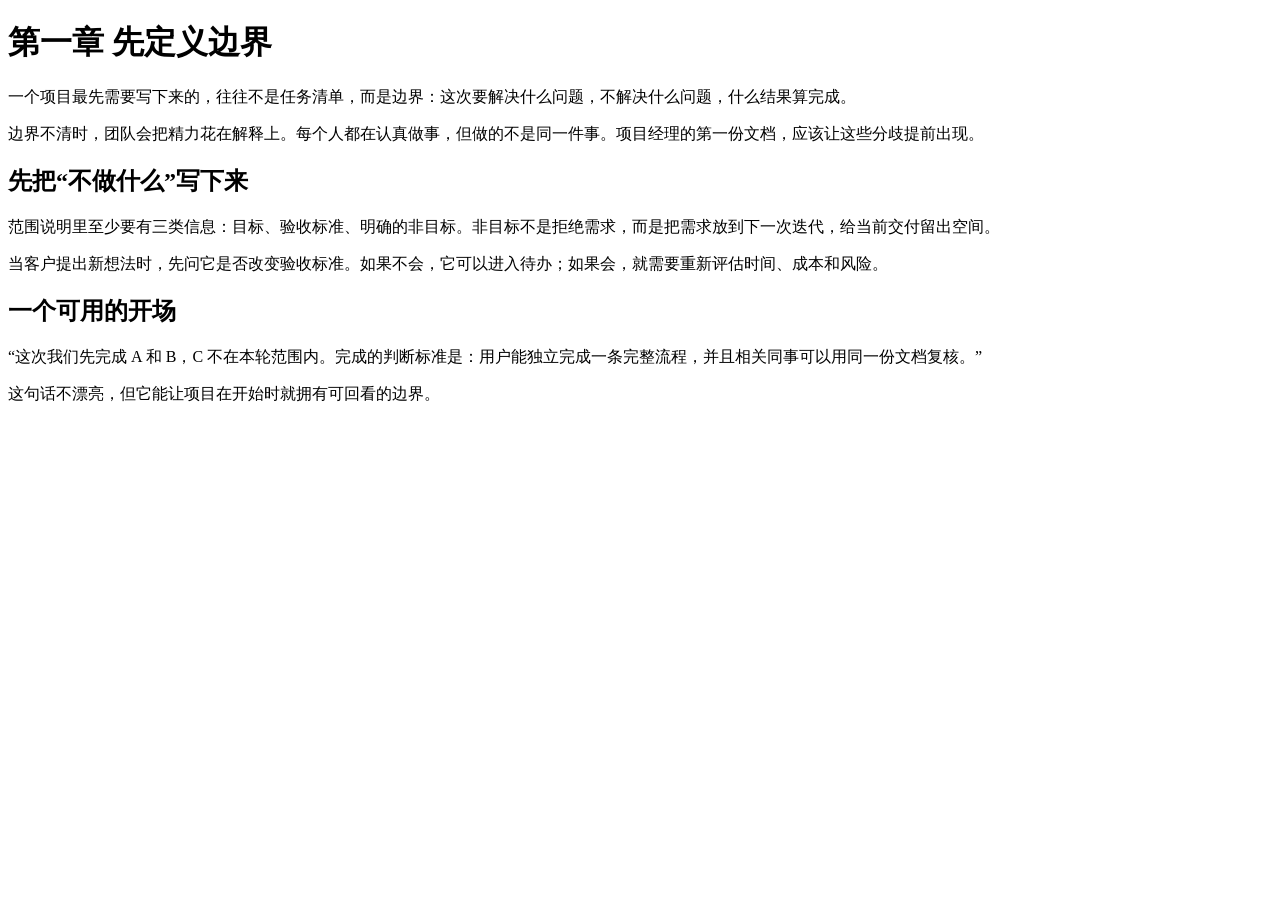
<file: works/workbench-demo/chapter-1.html>
<!doctype html>
<html lang="zh-CN"><head><meta charset="utf-8"><title>第一章 先定义边界</title></head>
<body>
<h1>第一章 先定义边界</h1>
<p>一个项目最先需要写下来的，往往不是任务清单，而是边界：这次要解决什么问题，不解决什么问题，什么结果算完成。</p>
<p>边界不清时，团队会把精力花在解释上。每个人都在认真做事，但做的不是同一件事。项目经理的第一份文档，应该让这些分歧提前出现。</p>
<h2>先把“不做什么”写下来</h2>
<p>范围说明里至少要有三类信息：目标、验收标准、明确的非目标。非目标不是拒绝需求，而是把需求放到下一次迭代，给当前交付留出空间。</p>
<p>当客户提出新想法时，先问它是否改变验收标准。如果不会，它可以进入待办；如果会，就需要重新评估时间、成本和风险。</p>
<h2>一个可用的开场</h2>
<p>“这次我们先完成 A 和 B，C 不在本轮范围内。完成的判断标准是：用户能独立完成一条完整流程，并且相关同事可以用同一份文档复核。”</p>
<p>这句话不漂亮，但它能让项目在开始时就拥有可回看的边界。</p>
</body></html>
</file>
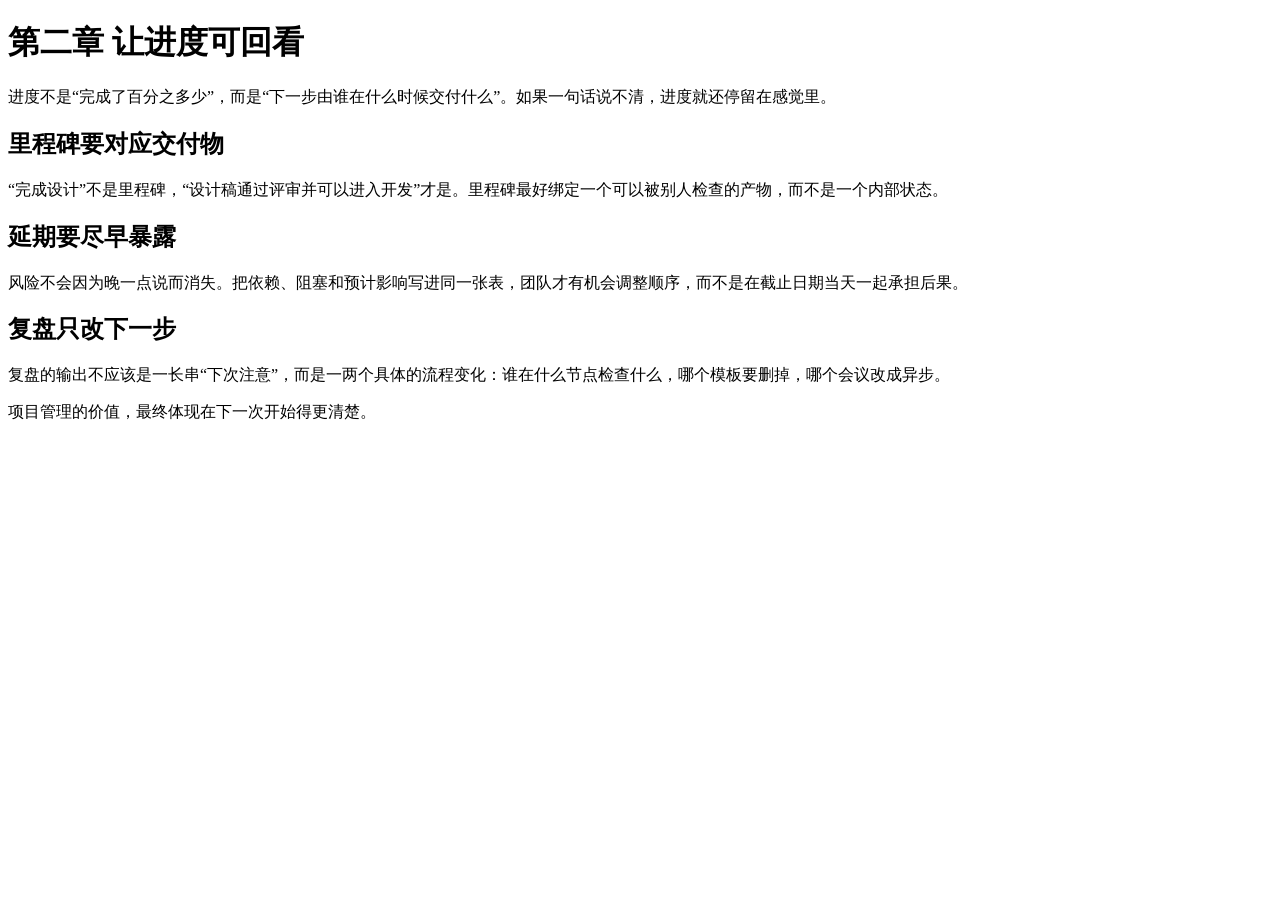
<file: works/workbench-demo/chapter-2.html>
<!doctype html>
<html lang="zh-CN"><head><meta charset="utf-8"><title>第二章 让进度可回看</title></head>
<body>
<h1>第二章 让进度可回看</h1>
<p>进度不是“完成了百分之多少”，而是“下一步由谁在什么时候交付什么”。如果一句话说不清，进度就还停留在感觉里。</p>
<h2>里程碑要对应交付物</h2>
<p>“完成设计”不是里程碑，“设计稿通过评审并可以进入开发”才是。里程碑最好绑定一个可以被别人检查的产物，而不是一个内部状态。</p>
<h2>延期要尽早暴露</h2>
<p>风险不会因为晚一点说而消失。把依赖、阻塞和预计影响写进同一张表，团队才有机会调整顺序，而不是在截止日期当天一起承担后果。</p>
<h2>复盘只改下一步</h2>
<p>复盘的输出不应该是一长串“下次注意”，而是一两个具体的流程变化：谁在什么节点检查什么，哪个模板要删掉，哪个会议改成异步。</p>
<p>项目管理的价值，最终体现在下一次开始得更清楚。</p>
</body></html>
</file>
<file: assets/sky.css>
:root{--ink:#152e4e;--pink:#ae195c;--sky:#a6d9ee;--serif:Georgia,'Noto Serif SC','Songti SC','SimSun',serif}*{box-sizing:border-box}html{scroll-behavior:smooth}body{margin:0;color:var(--ink);font:16px/1.7 'Segoe UI','Microsoft YaHei',sans-serif}a{color:inherit;text-decoration:none}a:focus-visible,button:focus-visible,summary:focus-visible{outline:3px solid #a91866;outline-offset:5px}header{position:relative;overflow:hidden;background:linear-gradient(160deg,#addff1,#98cde8 85%);isolation:isolate}nav,.hero,main,footer{width:min(1180px,88%);margin:auto}nav{position:relative;z-index:3;height:80px;display:flex;align-items:center;justify-content:space-between;border-bottom:1px solid #23457633}nav div,.protos{display:flex;gap:clamp(12px,2.7vw,42px)}nav div a{font-size:14px;font-weight:650}.brand{font:italic bold 25px Georgia;color:#253e91}.brand span{font-style:normal;color:#5255ba}.hero{min-height:530px;display:grid;grid-template-columns:1fr 1fr;align-items:center;position:relative;padding:36px 0 110px}.hero-copy{z-index:2}.eyebrow,small,.fig,.caption,figcaption{font:600 11px/1.7 Consolas,'Microsoft YaHei',monospace;letter-spacing:.1em}.eyebrow b,.period{color:var(--pink)}.eyebrow em{color:#5b829a;margin:0 9px}h1,h2,h3,p,figure{margin:0}h1{font:700 clamp(60px,6.2vw,100px)/1.14 var(--serif);letter-spacing:.04em;margin:18px 0 22px}h1>span{display:block;font:italic normal .60em/.98 Georgia;letter-spacing:-.055em;color:#304c89}.hero-copy p{font-size:17px;line-height:1.9}.jump{display:inline-flex;align-items:center;gap:23px;font-weight:650;font-size:14px;margin-top:22px}.jump span{border:1px solid #31546a77;border-radius:50%;width:31px;text-align:center}.stage{position:relative;aspect-ratio:1.25;z-index:1;transform:translate3d(var(--dx,0px),var(--dy,0px),0);transition:transform .6s cubic-bezier(.22,.68,.2,1)}.rain{position:absolute;width:110%;left:-5%;top:0}.rain path{animation:draw 1.45s cubic-bezier(.2,.65,.25,1) both;animation-delay:var(--delay)}@keyframes draw{from{stroke-dashoffset:145;opacity:0}to{stroke-dashoffset:0;opacity:1}}.doll{position:absolute;cursor:pointer;top:31%;left:30%;width:40%;height:62%;padding:0;border:0;background:none;animation:land 1s cubic-bezier(.18,.75,.23,1) both}.doll img{height:100%;width:100%;object-fit:contain;filter:drop-shadow(0 12px 8px #20375c29)}@keyframes land{from{transform:translateY(-22px);opacity:0}to{transform:none;opacity:1}}.hello,.fig{position:absolute;text-align:center;left:0;width:100%;bottom:0}.hello{bottom:65%;font-size:13px;background:#fff;border-radius:14px;width:auto;left:62%;white-space:nowrap}.hello:not(:empty){padding:3px 12px}.cloud{position:absolute;z-index:-1;width:100%;height:42%;bottom:-1px;left:0}.bio{display:flex;align-items:center;gap:20px;margin:30px 0 70px}.bio img,.media-intro img{width:67px;height:67px;border-radius:50%;object-fit:cover}.bio p{font-size:15px;margin-top:4px}.bio small,.heading small,.caption,.toolrow small{color:var(--pink)}section{margin:0 0 92px;scroll-margin-top:22px}.heading{border-top:1px solid #a7b9c7;padding:16px 0 26px}.heading h2{font:700 clamp(32px,3.8vw,54px)/1.5 var(--serif);margin-top:8px}.heading i{font:italic normal .58em Georgia;color:#68869a;margin-left:18px}.cases,.lab{display:grid;grid-template-columns:1fr 1fr;gap:4vw}.blueprint,.event-cover{height:240px;overflow:hidden;position:relative}.blueprint{background-color:#233e86;background-image:linear-gradient(#ffffff10 1px,transparent 1px),linear-gradient(90deg,#ffffff10 1px,transparent 1px);background-size:22px 22px;color:#fff;padding:22px 7%;display:flex;flex-direction:column;justify-content:space-around}.blueprint span{font:11px Consolas,monospace;letter-spacing:.12em}.blueprint div{border-bottom:1px solid #a7bdf0;width:64%;display:flex;justify-content:space-between;font:24px/1.6 var(--serif)}.blueprint div:nth-of-type(2){align-self:center}.blueprint div:last-child{align-self:end}.blueprint b{color:#ffabbf}.event-cover img,figure img{width:100%;height:100%;object-fit:cover;transition:transform .8s cubic-bezier(.2,.65,.2,1)}.event-cover:after{content:'';position:absolute;inset:45% 0 0;background:linear-gradient(transparent,#081730a8)}.event-cover b{position:absolute;bottom:12px;left:24px;font:italic 62px Georgia;color:#fff;z-index:1}.event-cover i{font:16px var(--serif)}.case:hover .event-cover img{transform:scale(1.035)}.caption{margin:20px 0 8px}h3{font:700 clamp(22px,2vw,31px)/1.45 var(--serif)}.case p,.lab p{color:#476075;margin:12px 0;line-height:1.95}details{border-bottom:1px solid #bfccd6;padding:10px 0}summary{cursor:pointer;font-weight:650;font-size:14px}aside{background:#eff7fb;padding:20px 26px;margin-top:30px}aside small{color:#4a688d}aside p{margin-top:5px}.lab{align-items:center;grid-template-columns:.78fr 1.22fr}.poster{min-height:215px;background:#f7e2ef;padding:22px;display:grid;color:#68225e}.poster strong{font:italic 90px/1 Georgia;text-align:center}.poster strong span{font-style:normal;color:#bc306e}.poster small:last-child{text-align:right}.protos{flex-wrap:wrap;gap:16px}.protos a{font-size:14px;border-bottom:1px solid #9eb3c1}.media-intro{display:flex;gap:8px;align-items:center;font-size:14px;margin-bottom:20px}.media-intro img{width:38px;height:38px}.notes{display:grid;grid-template-columns:repeat(4,1fr);gap:18px}figure img{display:block;aspect-ratio:4/5;height:auto}figcaption{padding:10px 0}.toolrow{border-top:1px dashed #adbfce;padding:18px 0;display:flex;align-items:center;gap:35px}.toolrow h3{min-width:150px;font-size:21px}.toolrow>div{display:flex;flex-wrap:wrap;gap:10px}.toolrow span{display:inline-flex;align-items:center;gap:7px;background:#edf6fb;padding:5px 12px;border-radius:20px;font-size:14px}.toolrow img{width:22px;height:22px;object-fit:contain}footer{border-top:1px solid #b4c7d2;padding:25px 0;display:flex;justify-content:space-between;font-size:14px}.reveal{transition:opacity .8s,transform .85s cubic-bezier(.17,.75,.25,1)}.waiting{opacity:0;transform:translateY(22px)}@media(max-width:720px){nav,.hero,main,footer{width:90%}nav{height:62px}.brand{font-size:19px}nav div{gap:12px}nav div a{font-size:12px}.hero{grid-template-columns:1fr;padding:42px 0 28px}.hero h1{font-size:63px}.hero-copy p{font-size:15px}.stage{width:min(83%,370px);justify-self:end;margin-top:-8px}.fig{font-size:9px}.cloud{height:27%}.cases,.lab{grid-template-columns:1fr;gap:32px}.bio{margin:22px 0 44px;gap:14px}.bio img{width:48px;height:48px}.bio p{font-size:13px}.notes{grid-template-columns:1fr 1fr}.toolrow{display:block}.toolrow>div{margin-top:10px}.blueprint,.event-cover{height:200px}section{margin-bottom:56px}}@media(prefers-reduced-motion:reduce){*,*:before,*:after{animation:none!important;scroll-behavior:auto!important;transition:none!important}.stage,.waiting{transform:none;opacity:1}}
</file>
<file: assets/fractal.css>
.internship-byline {
  display: flex;
  justify-content: space-between;
  align-items: end;
  flex-wrap: wrap;
  gap: 1rem 2rem;
}
.internship-byline h3 { margin: 0; }
.internship-company, .internship-role { display: block; }
.internship-company { font-size: clamp(24px, 3.15vw, 42px); line-height: 1.22; letter-spacing: -.045em; }
.internship-role { margin-top: .45rem; font-size: clamp(15px, 1.5vw, 20px); font-weight: 550; color: var(--quiet); }
.role-divider { position: absolute; width: 1px; height: 1px; overflow: hidden; clip-path: inset(50%); }
.internship-date { margin: 0; display: flex; flex-direction: column; align-items: end; gap: .05rem; font-size: .9rem; }
.internship-period { font-size: 1.08rem; font-weight: 650; font-variant-numeric: tabular-nums; }
.internship-period::before { content: ''; display: inline-block; width: .45em; height: .45em; border-radius: 50%; background: #4b8a75; margin: 0 .55em .12em 0; }
.project-logos {
  --logo-height: 52px;
  display: grid;
  grid-template-columns: repeat(4, minmax(0, 1fr));

  gap: clamp(14px, 2vw, 28px) clamp(18px, 3vw, 42px);
  padding: clamp(19px, 3vw, 36px);
  margin-top: clamp(18px, 2.4vw, 30px);
  background: linear-gradient(120deg,#f6f8f7,#fff 50%,#f5f7fa);
  border-radius: 18px;
}
.project-logos img {
  width: 100%;
  height: var(--logo-height);
  object-fit: contain;
  mix-blend-mode: multiply;
}
.hospital-logo {
  display: flex;
  align-items: center;
  justify-content: center;
  gap: clamp(5px, .7vw, 10px);
  min-width: 0;
  height: var(--logo-height);
  color: #202930;
  font: 700 clamp(16px, 1.95vw, 25px)/1.1 var(--type);
  white-space: nowrap;
}
.hospital-logo img { width: min(29%, var(--logo-height)); }
.internship-layout { margin: clamp(16px, 2vw, 28px) 0 16px; }
.duties {
  border-radius: 16px;
  overflow: hidden;
  display: grid;
  position: relative;
  grid-template-columns: minmax(210px, .8fr) minmax(0, 1.6fr);
  grid-template-rows: repeat(6, minmax(46px, auto));
  background: #f4f6f9;
}
.duty-choice {
  position: absolute;
  width: 1px;
  height: 1px;
  clip-path: inset(50%);
  overflow: hidden;
}
.duties label {
  grid-column: 1;
  display: flex;
  align-items: center;
  justify-content: space-between;
  gap: 10px;
  padding: 10px clamp(14px, 2vw, 27px);
  border-bottom: 1px solid #d4dce6;
  font-weight: 600;
  color: #465870;
  cursor: pointer;
}
.duties label:hover { color: #193aa1; background: #e7ecf4; }
.duty-choice:checked + label { color: #fff; background: #203b90; }
.duties label::after {
  content: '';
  flex: 0 0 auto;
  width: .45rem;
  height: .45rem;
  margin-right: .1rem;
  border-top: 1.5px solid currentColor;
  border-right: 1.5px solid currentColor;
  transform: rotate(45deg);
  opacity: .38;
}
.duty-choice:checked + label::after { opacity: 1; }
.duty-choice:focus-visible + label { outline: 3px solid #6599ef; outline-offset: -3px; }
.duty-story {
  display: none;
  position: relative;
  isolation: isolate;
  overflow: hidden;
  grid-area: 1 / 2 / 7 / 3;
  align-content: center;
  padding: clamp(24px, 4.8vw, 70px);
  background: #15294d;
  color: #fff;
}
.duty-story::before {
  content: '';
  pointer-events: none;
  position: absolute;
  z-index: -1;
  inset: 0;
  background: repeating-radial-gradient(ellipse at 102% 112%, transparent 0 19px, #53647d18 20px, transparent 21px 36px);
  mask-image: linear-gradient(135deg,transparent 58%,#000);
}
.duty-choice:checked + label + .duty-story { display: grid; }
.duty-story p { line-height: 1.92; color: #253944; max-width: 36em; font-size: clamp(15px, 1.35vw, 18px); }
@media (prefers-reduced-motion: no-preference) {
  .duty-story > * { animation: duty-reveal .3s ease-out; }
  @keyframes duty-reveal {
    from { opacity: .15; transform: translateY(5px); }
    to { opacity: 1; transform: none; }
  }
}
.internship-photos {
  display: grid;
  grid-template-columns: repeat(3, minmax(0, 1fr));
  gap: clamp(5px, 1vw, 14px);
  margin-top: 16px;
}
.internship-photos img {
  border-radius: 12px;
  display: block;
  width: 100%;
  height: auto;
  aspect-ratio: 4 / 3;
}
.internship-photos figure { min-width: 0; margin: 0; }
.internship-photos figcaption {
  margin-top: .42rem;
  font: 500 clamp(11px, 1.03vw, 14px)/1.45 var(--type);
  letter-spacing: .01em;
  color: var(--quiet);
}
.internship-skills ul {
  display: flex;
  flex-wrap: wrap;
  gap: 6px;
  margin: 0;
  padding: 0;
  list-style: none;
}
.internship-skills li {
  background: #f0f2f5;
  border-radius: 4px;
  border: 1px solid #c6cac1;
  color: #47576b;
  padding: 3px 11px;
  font-size: 13px;
}
@media (max-width: 700px) {
  .internship-date { flex-direction: row; align-items: baseline; gap: .85rem; }
  .duties { display: block; }
  .duties label { min-height: 45px; }
  .duties label::after { transform: rotate(135deg); }
  .duty-choice:checked + label::after { transform: rotate(-45deg); }
  .duty-story { padding: 16px; }
}
@media (max-width: 720px) {
  .project-logos { --logo-height: 42px; grid-template-columns: repeat(2, minmax(0, 1fr)); }
}
@media (max-width: 460px) {
  .project-logos { --logo-height: 36px; gap: 10px 22px; }
  #fractal .internship-photos img { border-radius: 8px; }
  .internship-skills li { font-size: 12px; padding: 3px 8px; }
}
</file>
<file: assets/vendor/lenis-1.3.27.css>
html.lenis,
html.lenis body {
  height: auto;
}

.lenis:not(.lenis-autoToggle).lenis-stopped {
  overflow: clip;
}

.lenis [data-lenis-prevent],
.lenis [data-lenis-prevent-wheel],
.lenis [data-lenis-prevent-touch],
.lenis [data-lenis-prevent-vertical],
.lenis [data-lenis-prevent-horizontal] {
  overscroll-behavior: contain;
}

.lenis.lenis-smooth iframe {
  pointer-events: none;
}

.lenis.lenis-autoToggle {
  transition-property: overflow;
  transition-duration: 1ms;
  transition-behavior: allow-discrete;
}
</file>
<file: assets/name-hero.css>
.name-hero {
  --page: #fff;
  --edge: clamp(18px, 3.6vw, 70px);
  --hero-ink: #1c303a;
  --hero-accent: var(--sky-accent);
  position: relative;
  overflow: visible;
  background: var(--page);
  color: var(--hero-ink);
  height: 100svh;
}
html.lenis { scroll-behavior: auto; }
.name-hero.has-scroll-motion { height: 200svh; }
.name-stage {
  position: sticky;
  top: 0;
  height: 100svh;
  isolation: isolate;
  overflow: clip;
  background: var(--page);
}
.name-nav {
  width: auto;
  height: clamp(52px, 7.8svh, 76px);
  margin: 0 var(--edge);
  border: 0;
  color: #fff;
  mix-blend-mode: difference;
  z-index: 5;
}
.name-brand {
  display: inline-flex;
  gap: .55rem;
  align-items: center;
  font-size: clamp(18px, 1.85vw, 26px);
  font-weight: 800;
  letter-spacing: -.02em;
}
.name-brand::before {
  content: '';
  width: .64em;
  height: .64em;
  background: currentColor;
  clip-path: polygon(50% 0,62% 36%,100% 50%,62% 64%,50% 100%,37% 64%,0 50%,37% 36%);
}
.name-nav div { gap: clamp(14px, 2.2vw, 42px); }
.name-nav a { line-height: 1.3; white-space: nowrap; }
.name-nav div a {
  position: relative;
  display: inline-flex;
  align-items: center;
  min-height: 38px;
  font: 650 clamp(15px, 1.38vw, 19px)/1 Arial, sans-serif;
}
.name-nav div a::after {
  content: '';
  position: absolute;
  inset: auto 0 6px;
  height: 1px;
  background: currentColor;
  transform-origin: 0 50%;
  transform: scaleX(0);
  transition: transform .24s ease;
}
.name-nav div a:is(:hover,:focus-visible)::after { transform: scaleX(1); }
.name-visual {
  position: absolute;
  inset: var(--image-top, 30%) var(--image-right, 3.1%) var(--image-bottom, 7%) var(--image-left, 33.3%);
  overflow: hidden;
  background: #7899ba;
}
.hero-still {
  position: absolute;
  inset: 0;
  width: 100%;
  height: 100%;
  object-fit: cover;
  object-position: 53% 51%;
  transform: scale(1.045);
}
.has-scroll-motion .name-visual {
  inset: 0;
  transform-origin: 0 0;
  will-change: transform;
}
.has-scroll-motion .hero-still {
  max-width: none;
  object-fit: fill;
  transform-origin: 0 0;
  will-change: transform;
}
/* Fine viewfinder marks stay anchored to the photograph as its crop opens. */
.name-visual::after {
  --finder: rgb(255 255 255 / .84);
  --corner: linear-gradient(var(--finder),var(--finder));
  content: '';
  position: absolute;
  inset: clamp(9px,1.25vw,23px);
  background: var(--corner) top left / 16px 1px, var(--corner) top left / 1px 16px,
              var(--corner) bottom right / 16px 1px, var(--corner) bottom right / 1px 16px;
  background-repeat: no-repeat;
  pointer-events: none;
  opacity: var(--finder-opacity, 1);
}
.name-type {
  position: absolute;
  inset: 0;
  z-index: 2;
  margin: 0;
  pointer-events: none;
  mix-blend-mode: difference;
  color: #f3f4f2;
  line-height: 1;
}
.name-type > span {
  position: absolute;
  display: flex;
  color: inherit;
  font-style: normal;
  margin: 0;
}
.name-type svg { display: block; flex: none; width: 100%; height: 100%; fill: currentColor; }
.name-first {
  width: 65%;
  height: 20%;
  right: var(--edge);
  top: 10%;
  transform-origin: right top;
}
.name-first svg + svg { display: none; }
.name-last {
  left: var(--edge);
  top: 33%;
  width: 30%;
  height: 20%;
  transform-origin: left top;
}
.name-caption {
  position: absolute;
  left: var(--edge);
  bottom: 14%;
  width: min(28%, 26em);
  color: var(--hero-ink);
}
.name-caption::before {
  content: '';
  display: block;
  width: 28px;
  height: 2px;
  margin-bottom: clamp(8px,1.4svh,20px);
  background: var(--hero-accent);
}
.name-caption p {
  font: 650 clamp(19px, 2.15vw, 36px)/1.12 Arial, Helvetica, sans-serif;
  letter-spacing: -.045em;
}
.name-caption small {
  display: block;
  margin-top: 12px;
  color: #53656b;
  font: 600 clamp(10px,.83vw,13px)/1.6 Consolas, monospace;
  letter-spacing: .025em;
}
.name-caption small span { color: var(--hero-accent); margin: 0 .24em; }
.name-stage::after {
  content: '';
  position: absolute;
  inset: auto var(--edge) max(20px, env(safe-area-inset-bottom)) var(--edge);
  height: 2px;
  z-index: 3;
  background: var(--hero-accent);
  transform-origin: left;
  transform: scaleX(var(--film-progress,0));
  pointer-events: none;
}
@media(max-width:768px) {
  .name-nav { height: max(54px, 7svh); gap: 8px; }
  .name-brand { gap: .35em; }
  .name-nav div { gap: clamp(6px,1.9vw,14px); }
  .name-nav div a { font-size: clamp(12px,3.35vw,16px); }
  .name-first {
    left: 0;
    right: auto;
    width: 128vw;
    height: clamp(96px, 28vw, 180px);
    top: 11%;
    gap: 5vw;
  }
  .name-first svg + svg { display: block; }
  .name-last {
    top: 30%;
    width: 55vw;
    height: clamp(78px,21vw,145px);
  }
  .name-visual {
    inset: var(--image-top,36%) var(--image-right,4%) var(--image-bottom,14%) var(--image-left,12%);
  }
  .hero-still { object-position: 55% 50%; }
  .name-caption { bottom: 8.4%; width: auto; max-width: 92%; }
  .name-caption::before { display: none; }
  .name-caption p { font-size: clamp(16px,4.5vw,24px); }
  .name-caption p br { display: none; }
  .name-caption small { margin-top: 2px; font-size: 10px; }
}
@media(max-width:360px) {
  .name-nav { margin-inline: 12px; }
}
@media(max-height:530px) and (min-width:569px) {
  .name-nav { height: 41px; }
  .name-first { top: 14%; height: 16%; }
  .name-last { top: 33%; height: 17%; }
  .name-caption { width: 36%; bottom: 12%; }
  .name-caption small { margin-top: 1px; }
  .name-caption::before { margin-bottom: 5px; }
}
@media(max-width:350px) {
  .name-nav div { gap:3px; }
}
@media(prefers-reduced-motion:reduce) {
  .hero-still { transform: none; }
  .name-stage::after { display: none; }
}
@media(max-width:768px) {
  .name-hero:not(.has-scroll-motion) .name-first { left:var(--edge); width:calc(100% - 2 * var(--edge)); transform:none; }
  .name-hero:not(.has-scroll-motion) .name-first svg + svg { display:none; }
}

.cover-scroll-hint {
  display: inline-flex;
  align-items: center;
  gap: .7em;
  margin-top: clamp(8px, 1.3svh, 16px);
  color: #385263;
  font-size: 12px;
  letter-spacing: .04em;
}
.cover-scroll-hint span { color: #2379a4; font-size: 1.25em; }

@media (prefers-reduced-motion: no-preference) {
  .name-type .name-first svg { animation: cover-enter-right .78s cubic-bezier(.22,.75,.2,1) both; }
  .name-type .name-last svg { animation: cover-enter-left .88s .06s cubic-bezier(.22,.75,.2,1) both; }
}
@keyframes cover-enter-right {
  from { translate: 12vw 0; opacity: 0; }
  to { translate: 0 0; opacity: 1; }
}
@keyframes cover-enter-left {
  from { translate: -12vw 0; opacity: 0; }
  to { translate: 0 0; opacity: 1; }
}

/* The header is one viewport taller than its sticky stage. The contain range
   therefore follows exactly the distance for which the cover stays on screen. */
@supports (animation-timeline: view()) and (animation-range: contain 0% contain 100%) {
  @media (prefers-reduced-motion: no-preference) {
    .name-hero {
      height: 200svh;
      view-timeline-name: --cover;
      view-timeline-axis: block;
      --start-photo: 34% 4% 8% 37%;
      --half-photo: 7% 1% 2% 8%;
      --start-xue: 42svh;
      --lift-xue: -32svh;
      --name-shift: -5vw;
    }
    .name-hero .name-last { top: var(--start-xue); animation-name: cover-surname; }
    .name-hero .name-first { animation-name: cover-first-name; }
    .name-hero .name-visual { animation-name: cover-frame; }
    .name-hero .hero-still { animation-name: cover-zoom; }
    .name-hero .name-caption { animation-name: cover-caption; }
    .name-stage::after { animation-name: cover-progress; }
    .name-hero :is(.name-last,.name-first,.name-visual,.hero-still,.name-caption), .name-stage::after {
      animation-duration: 1s;
      animation-timing-function: linear;
      animation-fill-mode: both;
      animation-timeline: --cover;
      animation-range: contain 0% contain 100%;
    }
  }
  @media (max-width:768px) and (prefers-reduced-motion: no-preference) {
    .name-hero {
      --start-photo: 40% 4% 20% 17%;
      --half-photo: 9% 1% 4% 4%;
      --start-xue: 31svh;
      --lift-xue: -17svh;
      --name-shift: -21vw;
    }
  }
}
@keyframes cover-frame {
  0% { inset: var(--start-photo); }
  45% { inset: var(--half-photo); }
  90%, 100% { inset: 0; }
}
@keyframes cover-zoom {
  from { transform: scale(1); }
  to { transform: scale(1.14); }
}
@keyframes cover-surname {
  0% { transform: translate3d(0,0,0); }
  38% { transform: translate3d(4vw,var(--lift-xue),0) scale(.90); }
  100% { transform: translate3d(4vw,calc(var(--lift-xue) - 20svh),0) scale(.90); }
}
@keyframes cover-first-name {
  0% { transform: translate3d(0,0,0); }
  38% { transform: translate3d(var(--name-shift),0,0) scale(.90); }
  100% { transform: translate3d(var(--name-shift),-20svh,0) scale(.90); }
}
@keyframes cover-caption { 0% { opacity: 1; } 22%,100% { opacity: 0; } }
@keyframes cover-progress { from { transform: scaleX(0); } to { transform: scaleX(1); } }
@media (prefers-reduced-motion: reduce) {
  .name-hero { height: 116svh; }
}
</file>
<file: assets/activity-wall.css>
.activity-byline {
  display: grid;
  grid-template-columns: minmax(0, .9fr) minmax(0, 1.15fr);
  gap: clamp(12px, 4vw, 56px);
  align-items: center;
  margin-bottom: clamp(20px, 3vw, 36px);
}
.activity-byline h3 {
  margin: 0;
  font-size: clamp(23px, 2.9vw, 36px);
  line-height: 1.24;
  letter-spacing: -.045em;
}
.activity-byline p { margin: 0; }
.activity-byline strong {
  color: #284e60;
  font-variant-numeric: tabular-nums;
  font-size: 1.15em;
}
.activity-wall {
  display: grid;
  gap: clamp(7px, .9vw, 12px);
}
.activity-strip {
  display: flex;
  align-items: flex-start;
  gap: inherit;
}
.activity-strip img {
  display: block;
  flex: var(--ratio) 1 0%;
  min-width: 0;
  width: 0;
  height: auto;
  border-radius: 8px;
}
@media (max-width: 640px) {
  .activity-byline { display: block; }
  .activity-byline p { margin-top: .6rem; }
  .activity-wall { grid-template-columns: repeat(2,minmax(0,1fr)); }
  .activity-strip { display: contents; }
  #activities .activity-strip img {
    width: 100%;
    height: 100%;
    aspect-ratio: 4 / 3;
    object-fit: cover;
    border-radius: 10px;
  }
  #activities .activity-strip:first-child img:first-child {
    grid-column: 1 / -1;
    aspect-ratio: 1.85;
  }
}
</file>
<file: assets/portfolio-theme.css>
:root {
  --paper: #fff;
  --ink: #18191b;
  --quiet: #545862;
  --rule: #dbdee3;
  --accent: #304fc2;
  --sky-accent: #4caee1;
  --sky-ink: #206c94;
  --sky-light: #bfe8fc;
  --pink: var(--accent);
}
body { background: var(--paper); color: var(--ink); }
.name-hero { --page: var(--paper); }
.bio { padding-top: clamp(24px,4vw,64px); margin-top: 0; }
.heading, .project-logos, footer, .toolrow, main details { border-color: var(--rule); }
.internship-date, .case p, .lab p, figcaption, .heading i { color: var(--quiet); }
.duties { background: #f3f5f8; }
.duties label { color: #3d413b; border-color: var(--rule); }
.duties label:hover { background: #e9eefe; }
.duties .duty-choice:checked + label { background: var(--accent); color: white; }
.duty-story { background: #f1f5fb; }
.duty-story p { color: #36423f; }
.internship-skills li, .toolrow span { background: #f4f6fa; color: #384256; }
main aside { background: #e2e4da; }
main aside small { color: var(--quiet); }
.poster { background: #f0f2ff; color: var(--ink); }
.poster strong span { color: var(--sky-accent); }
.wb-intro { display: grid; grid-template-columns: 1fr 1.12fr; gap: clamp(20px, 5vw, 72px); align-items: center; }
.wb-intro h3 { font: 750 clamp(27px, 3.8vw, 52px)/1.15 var(--type); letter-spacing: -.045em; }
.wb-enter { display: inline-flex; align-items: center; gap: 1.25em; margin-top: .9rem; padding: .5em 1em; border-radius: 8px; background: #284355; color: #fff; font-weight: 650; }
.wb-enter:hover, .wb-enter:focus-visible { background: #395e76; }
.wb-intro p, .wb-tile p { color: var(--quiet); }
.wb-group { display: flex; align-items: baseline; justify-content: space-between; gap: 1rem; margin: 2rem 0 .7rem; }
.wb-group h4, .wb-tile h5 { margin: 0; }
.wb-group h4 { font-size: 1rem; }
.wb-group > span { color: var(--quiet); font-size: .78rem; }
.wb-grid { display: grid; grid-template-columns: repeat(6,minmax(0,1fr)); gap: clamp(10px,1.4vw,18px); }
.wb-tile { grid-column: span 2; padding: clamp(16px,2vw,28px); border-radius: 18px; background: #f3f5f6; min-width: 0; }
.wb-tile h5 { font-size: clamp(19px,2vw,25px); line-height: 1.25; letter-spacing: -.035em; }
.wb-tile p { font-size: .92rem; line-height: 1.65; margin: .5rem 0 1rem; }
.wb-tile.wb-overview, .wb-tile.wb-directions { grid-column: span 3; }
.wb-overview { background: radial-gradient(at 100% 0%,#47597a,transparent 70%), #23364a; color: #fff; }
.wb-overview p, .wb-stats span { color: #dae4ef; }
.wb-stats { display: flex; gap: clamp(16px,4vw,60px); margin-top: 1.3rem; }
.wb-stats strong { display: block; font: 550 clamp(32px,4vw,57px)/1 var(--latin); }
.wb-stats span { font-size: .8rem; }
.wb-directions { background: linear-gradient(115deg,#e6efe6,#dce9f2); }
.wb-rows, .wb-trail { list-style: none; padding: 0; margin: 0; }
.wb-rows li { display: flex; align-items: baseline; justify-content: space-between; gap: .6rem; padding: .45rem 0; border-top: 1px solid #7b909c40; font-size: .88rem; }
.wb-rows span { color: var(--quiet); text-align: right; font-size: .78rem; }
.wb-trail { display: flex; flex-wrap: wrap; align-items: center; gap: .4em; font-size: .82rem; }
.wb-trail li + li::before { content: '›'; margin-right: .4em; color: #586d83; }
.wb-interview blockquote { margin: 0; padding-left: .8rem; border-left: 3px solid var(--sky-accent); font-size: 1rem; }
.wb-knowledge { background: linear-gradient(140deg,#f2ebf2,#e9eef9); }
.wb-content { background: linear-gradient(130deg,#e8eff3,#dcebe7); }
.wb-cat { display: flex; gap: 12px; align-items: center; margin-top: 1.2rem; }
.wb-cat img { image-rendering: pixelated; }
.wb-cat small { display: block; color: var(--quiet); font-size: .72rem; letter-spacing: 0; }
.wb-books { background: #edf4f7; }
.wb-spines { display: flex; align-items: end; gap: 3px; }
.wb-spines span { writing-mode: vertical-rl; font-size: .72rem; letter-spacing: .07em; padding: 7px 5px; border-radius: 2px; background: #c8d5e2; }
.wb-spines span:nth-child(2) { background: #bfddee; }
.wb-spines span:last-child { background: #c5d5c9; transform: rotate(6deg); transform-origin: bottom left; }
@media(max-width: 800px) {
  .wb-grid { grid-template-columns: repeat(2,minmax(0,1fr)); }
  .wb-grid > .wb-tile { grid-column: auto; }
  .wb-grid > .wb-tile:last-child { grid-column: 1 / -1; }
}
@media(max-width: 560px) {
  .wb-intro, .wb-grid { grid-template-columns: 1fr; }
  .wb-intro { gap: .6rem; }
  .wb-grid > .wb-tile { grid-column: 1; }
}

.heading h2::after {
  content: ''; display: inline-block; width: .16em; height: .16em;
  margin-left: .2em; border-radius: 50%; background: var(--sky-accent);
}
@font-face {
  font-family: "Footer Blackletter";
  src: url("fonts/unifraktur/UnifrakturMaguntia-Book.ttf") format("truetype");
  font-weight: 400;
  font-display: swap;
}
#contact {
  position: sticky;
  bottom: 0;
  z-index: 0;
  isolation: isolate;
  display: block;
  width: 100%;
  padding: clamp(50px,7vw,94px) clamp(20px,3vw,60px) 66px;
  background-color: #0c0c0c;
  color: #f7f7f6;
  border: 0;
}
.name-hero, body > main { position: relative; z-index: 1; }
/* A full-width paper surface scrolls off the fixed-looking footer. */
body > main {
  display: flow-root;
  background-color: var(--paper);
  box-shadow: 0 0 0 100vmax var(--paper);
  clip-path: inset(0 -100vmax);
}
@media (max-height: 620px), (max-width: 680px) {
  #contact { position: relative; }
}
.footer-field { position: absolute; inset: 0; width: 100%; height: 100%; z-index: -1; pointer-events: none; }
.footer-contacts {
  display: grid;
  grid-template-columns: minmax(0,1fr) auto auto;
  align-items: start;
  gap: clamp(22px,7vw,130px);
}
#contact h2 {
  position: relative;
  margin: clamp(32px,5vw,80px) 0 0;
  font: 400 clamp(76px,19.5vw,380px)/1.03 "Footer Blackletter", Georgia, serif;
  letter-spacing: -.045em;
}
#contact-title span {
  position: absolute;
  width: 1px;
  height: 1px;
  overflow: hidden;
  clip-path: inset(50%);
}
#contact-title img { display: block; width: 100%; height: auto; image-rendering: pixelated; }
#contact address, .footer-links { display: grid; justify-items: start; gap: 8px; }
#contact address, .footer-links, .footer-base {
  font: 500 clamp(12px,1.12vw,16px)/1.45 Consolas, monospace;
}
.footer-links { text-transform: uppercase; }
.footer-contacts a { text-decoration: underline dotted; text-underline-offset: 4px; }
#contact a:hover, #contact a:focus-visible { text-decoration: underline solid; text-underline-offset: 4px; }
.footer-codes {
  display: grid;
  grid-template-columns: repeat(2,minmax(0,1fr));
  width: min(27vw,330px);
  gap: clamp(12px,2vw,32px);
}
.footer-codes figure { margin: 0; min-width: 0; }
.footer-codes img {
  display: block; width: 100%; height: auto; aspect-ratio: 1; object-fit: contain;
  padding: 6px; background: #fff;
}
.footer-qr-crop {
  position: relative;
  aspect-ratio: 1;
  border: 6px solid white;
  overflow: hidden;
  background: white;
}
/* Center the 802px square around the code, keeping the same quiet zone as WeChat. */
.footer-qr-crop img {
  position: absolute;
  left: 50%;
  top: 50%;
  transform: translate(-50%, -50%);
  width: 125.69%;
  max-width: none;
  min-width: 0;
  aspect-ratio: auto;
  padding: 0;
}
.footer-codes figcaption {
  padding: 8px 0 0; color: #d5d5d5; font: 500 14px/1.5 var(--type);
}
.footer-base {
  display: flex; align-items: center; justify-content: space-between; gap: 12px;
  margin-top: 6px; padding-top: 16px;
  border-top: 1px solid #444; color: #c1c1c1;
}
@media(max-width:680px) {
  .footer-contacts { grid-template-columns: 1fr auto; gap: 24px 12px; }
  .footer-codes { grid-column: 1 / -1; width: min(100%,312px); }
}
</file>
<file: assets/design-directions.css>
:root {
  --latin: Bahnschrift, "Arial Narrow", Arial, sans-serif;
  --sans: "Noto Sans SC", "Microsoft YaHei", "PingFang SC", sans-serif;
  --type: Bahnschrift, "Noto Sans SC", "Microsoft YaHei", "PingFang SC", sans-serif;
  --serif: var(--type);
}
body { font-family: var(--type); }
.name-type text, .name-nav div a, .name-caption p, .name-caption small,
small, .caption, figcaption, .heading i, .poster strong { font-family: var(--type); }
.heading h2 { font-weight: 850; letter-spacing: -.045em; }
.heading i, .poster strong { font-style: normal; }
.heading h2 { line-height: 1.14; }
.heading { padding-block: 24px 32px; }
.poster strong { font-weight: 700; }
/* Soft colour is local to selected surfaces; the page stays white. */
main {
  --ink: #202f37;
  color: var(--ink);
  --quiet: #465a63;
  --rule: #bccbc9;
  --accent: #385d83;
  --pink: var(--accent);
  --float: 0 12px 40px -16px #435a7040;
}
main .heading { border-top-color: #9dadae80; }
main .heading h2 { color: #253d49; }
main .duties {
  background: #ffffffa8;
  border-radius: 20px;
  box-shadow: var(--float);
}
main .duties label { color: var(--quiet); border-color: #c7d2d170; }
main .duties .duty-choice:checked + label { background: #365468; color: white; }
main .duty-story {
  background: radial-gradient(ellipse at 90% 110%, #d2cfe9 0, transparent 60%),
              linear-gradient(125deg, #e1ece3, #d8e5ef);
}
main .duty-story p { color: #253944; }
main :is(.activity-strip img,.internship-photos img,.notes img) { border-radius: 16px; }
main .poster {
  background: radial-gradient(at 15% 65%, #e9d2e4, transparent 65%),
              linear-gradient(115deg, #e5eee1, #c4d9ed);
  border-radius: 24px;
  box-shadow: var(--float);
}
main .internship-skills li, main .toolrow span { background: #ffffffa6; }
</file>
<file: assets/portfolio-edition.css>
/* Shared print-like rhythm. Colour is concentrated in the work, not in the page. */
:root { --folio-ink:#203440; --folio-muted:#526572; --folio-line:#d9e1e4; }
.skip-content { position:fixed; z-index:50; top:12px; left:12px; transform:translateY(calc(-100% - 22px)); padding:.55em 1em; color:white; background:#1f3544; border-radius:7px; }
.skip-content:focus { transform:none; }
body > main { width:min(1180px,89%); }
main > section:not(.profile-spread) { margin-block-end:clamp(66px,8vw,124px); scroll-margin-top:26px; }
main .heading { display:grid; gap:6px; padding-block:clamp(20px,2.7vw,36px) clamp(24px,3.5vw,48px); }
main .heading small, .profile-identity small, .wb-cover-copy > small, .chapter-index span, .viewer-bar small { font:600 10px/1.45 Consolas,"SFMono-Regular",monospace; letter-spacing:.12em; }
main .heading h2 { margin:0; font-size:clamp(32px,4.25vw,62px); letter-spacing:-.048em; }
main .heading h2::after { width:.13em; height:.13em; margin-left:.16em; }
main a:focus-visible, #journal-viewer button:focus-visible { outline:2px solid #37658b; outline-offset:4px; }
.profile-spread { display:grid; grid-template-columns:minmax(180px,.78fr) minmax(0,1.62fr); align-items:center; gap:clamp(28px,5vw,78px); margin:0; padding:clamp(48px,7vw,98px) 0 clamp(32px,4vw,58px); scroll-margin-top:20px; }
.profile-identity { display:flex; align-items:center; gap:16px; }
.profile-identity img { width:clamp(56px,6vw,82px); height:auto; aspect-ratio:1; object-fit:cover; border:1px solid #dce4e8; border-radius:50%; }
.profile-identity small { color:var(--folio-muted); letter-spacing:.06em; }
.profile-identity h2 { font-size:clamp(24px,2.8vw,36px); margin:3px 0 0; line-height:1.15; }
.profile-intro { max-width:41em; margin:0; color:var(--folio-muted); line-height:1.85; }
.chapter-index b { font-weight:inherit; }.chapter-index i { display:none; font-style:normal; }
.chapter-index {
  position:sticky; top:max(8px,env(safe-area-inset-top)); z-index:4;
  display:grid; width:100%; height:auto; align-items:stretch; grid-template-columns:repeat(6,minmax(0,1fr)); gap:3px; padding:5px;
  margin-bottom:clamp(36px,5vw,70px); border:1px solid #e2e9ea; border-radius:18px;
  background:linear-gradient(108deg,#f9fcfaf5,#fffffffa 54%,#fafafdf5);
  backdrop-filter:blur(14px); box-shadow:0 4px 14px -10px #24475d2b,inset 0 1px #fff;
}
.chapter-index a { display:flex; align-items:center; justify-content:center; gap:clamp(5px,.8vw,12px); min-width:0; min-height:44px; padding:8px 3px; color:#304655; border-radius:12px; font-size:clamp(12px,1.35vw,15px); line-height:1.25; font-weight:650; text-decoration:none; white-space:nowrap; }
.chapter-index a span { color:var(--sky-ink); font-size:10px; font-weight:650; letter-spacing:.04em; }
.chapter-index a:is(:hover,:focus-visible) { background:#f0f5f6; color:#1e3a48; }
.chapter-index a:focus-visible { outline-offset:-3px; }
.chapter-index a[aria-current="location"] { background:#e8f1f2; color:#243f4d; box-shadow:inset 0 0 0 1px #cbdede; }
.chapter-index a[aria-current="location"] span { color:#165c82; }
@media(prefers-reduced-motion:no-preference) { .chapter-index a { transition:background-color .18s,color .18s; } }
main > section:not(.profile-spread) { scroll-margin-top:calc(72px + env(safe-area-inset-top)); }
/* The case opens on the people-sized units of this tool: three small assistants. */
.wb-project .wb-intro { isolation:isolate; position:relative; overflow:hidden; display:grid; grid-template-columns:1.08fr .92fr; gap:clamp(28px,5vw,76px); padding:clamp(26px,4.7vw,70px); border-radius:24px; color:#f7fbff; background:radial-gradient(ellipse at 92% 100%,#4e677c 0,transparent 55%),linear-gradient(120deg,#203848,#2a4256 75%); }
.wb-intro::before { content:""; position:absolute; z-index:-1; inset:0; background-image:linear-gradient(90deg,#ffffff0a 1px,transparent 1px),linear-gradient(#ffffff0a 1px,transparent 1px); background-size:34px 34px; mask-image:linear-gradient(95deg,transparent,#000); }
.wb-cover-copy>small { color:#d2dee6; }.wb-cover-copy>small span { margin-inline:.55em; color:var(--sky-light); }
.wb-cover-copy h3 { margin:14px 0; font:740 clamp(29px,3.3vw,52px)/1.12 var(--type); }
.wb-cover-copy p { color:#e2eaf0; max-width:32em; font-size:clamp(14px,1.2vw,17px); line-height:1.85; }
.wb-cover-copy .wb-enter { margin-top:24px; background:#f5f8f9; color:#1d3546; border-radius:99px; padding:10px 18px; font-size:14px; }
.wb-cover-copy .wb-enter:is(:hover,:focus-visible) { background:var(--sky-light); color:#233744; }
.assistant-map { padding:15px 17px 6px; border:1px solid #ffffff40; border-radius:15px; background:#ecf3fa0c; }
.assistant-map a { display:flex; align-items:center; gap:12px; }
.map-legend { margin:0; padding:0 0 10px; color:#eaf1f5; font-size:14px; font-weight:600; }
.assistant-map a { padding:9px 0; border-top:1px solid #ffffff29; }
.assistant-map img { object-fit:contain; image-rendering:pixelated; width:39px; height:39px; }
.assistant-map a span { flex:1; }.assistant-map strong,.assistant-map a small { display:block; }
.assistant-map strong { font-size:15px; line-height:1.35; }.assistant-map a small { font:400 12px/1.55 var(--type); color:#e3eaf3; }
.assistant-map b { font:500 19px/1 var(--latin); color:#ccdde5; }
.assistant-map a:hover b, .assistant-map a:focus-visible b { color:var(--sky-light); }
@media(prefers-reduced-motion:no-preference) { .assistant-map img,.wb-enter span,.note-cover>span { transition:transform .22s ease; }.assistant-map a:is(:hover,:focus-visible) img { transform:translateY(-3px) rotate(-4deg); }.wb-enter:hover span { transform:translate(2px,-2px); } }
.wb-group { margin-top:clamp(24px,3vw,42px); }
.wb-group h4 { font-size:18px; }.wb-group > span { text-align:right; }
.wb-tile { position:relative; }.wb-tile h5 a { display:flex; justify-content:space-between; align-items:baseline; gap:12px; }.wb-tile h5 a::after { content:"↗"; font:500 .72em/1 var(--latin); opacity:.65; }
.wb-tile h5 a:hover { text-decoration:underline; text-underline-offset:4px; }
/* Journal: direct access to the original covers, with a keyboard-friendly viewer. */
.journal-byline { display:flex; align-items:center; justify-content:space-between; flex-wrap:wrap; gap:14px; margin-bottom:22px; }
.journal-byline .media-intro { margin:0; gap:10px; }.media-intro b,.media-intro span { display:block; }.media-intro span { font-size:12px; color:var(--folio-muted); }.media-intro b { line-height:1.2; }
.journal-byline > a { color:#34556c; font-size:13px; border-bottom:1px solid #93a6b0; }.journal-byline > a span { margin-left:5px; }
#media .notes { gap:clamp(10px,1.65vw,24px); }
.notes figure { min-width:0; }.note-cover { position:relative; display:block; overflow:hidden; border-radius:14px; background:#e5ebed; }
main .note-cover img { display:block; width:100%; aspect-ratio:4/5; object-fit:cover; border-radius:0; }
.note-cover>span { position:absolute; top:10px; right:10px; display:grid; place-items:center; width:29px; height:29px; border-radius:50%; color:#21313c; background:#fffffff0; }
.note-cover:is(:hover,:focus-visible)>span { transform:rotate(45deg); }.notes figcaption { display:flex; gap:9px; color:#304751; font:580 clamp(12px,1vw,15px)/1.6 var(--type); letter-spacing:0; padding:12px 0; }
.notes figcaption b { font:500 10px/2 Consolas,monospace; color:#617887; }
#journal-viewer { color:#eef3f7; background:#17232b; border:0; border-radius:16px; padding:14px; width:min(520px,calc(100% - 28px)); max-height:94dvh; box-shadow:0 20px 80px #0004; }
#journal-viewer::backdrop { background:#13212bcc; }#journal-viewer:not([open]) { display:none; }
.viewer-bar,.viewer-bottom,.viewer-bottom div { display:flex; align-items:center; justify-content:space-between; gap:8px; }
.viewer-bar small { color:#c5d7df; }.viewer-bar small span { margin-left:8px; }.viewer-bar { padding-bottom:9px; }
#viewer-image { display:block; width:100%; max-height:67dvh; object-fit:contain; }
.viewer-bottom { padding-top:10px; }.viewer-bottom p { font-size:14px; }
#journal-viewer button { min-width:38px; min-height:38px; border:1px solid #6e828e; border-radius:50%; background:transparent; color:white; cursor:pointer; font:500 20px/1 var(--latin); }#journal-viewer button:hover { background:#324b5b; }
/* Three workflows. Their labels, descriptions and tools share a reading axis. */
.tool-index { display:grid; grid-template-columns:1.4fr 1fr 1fr; gap:clamp(10px,1.5vw,22px); }
.tool-index .toolrow { --shelf:#e7eff6; display:block; min-width:0; padding:clamp(17px,2.2vw,29px); border:0; border-radius:16px; background:linear-gradient(140deg,var(--shelf),#f7f9fa 80%); }
.tool-index .toolrow:nth-child(2) { --shelf:#e2eee7; }.tool-index .toolrow:nth-child(3) { --shelf:#ece8f3; }
.tool-index .toolrow h3 { display:flex; align-items:baseline; gap:8px; min-width:0; font-size:clamp(18px,1.6vw,24px); }.tool-index h3 small { font:525 11px/1 Consolas,monospace; color:#456476; }
.tool-index p { font-size:13px; color:var(--folio-muted); margin:9px 0 20px; }.tool-index .toolrow>div { gap:7px; align-content:start; }
.tool-index .toolrow span { padding:5px 10px; background:#ffffffe8; border-radius:8px; font-size:13px; }
.tool-index .toolrow img { width:17px; height:17px; }
.activity-strip > .field-photo { display:block; position:relative; flex:var(--ratio) 1 0%; min-width:0; }
.activity-strip .field-photo img { width:100%; }
.office-photo { display:block; position:relative; }
.field-photo,.office-photo { cursor:zoom-in; }
.field-photo::after,.office-photo::after { content:"↗"; position:absolute; top:8px; right:8px; padding:2px 8px; border-radius:99px; color:#173044; background:#ffffffed; opacity:0; }
.field-photo:is(:hover,:focus-visible)::after,.office-photo:is(:hover,:focus-visible)::after { opacity:1; }
#journal-viewer[data-landscape] { width:min(940px,calc(100% - 28px)); }
@media(max-width:820px) {
  .tool-index { grid-template-columns:1fr 1fr; }.tool-index .toolrow:first-child { grid-column:1/-1; }
  .wb-project .wb-intro { gap:20px; }
}
@media(max-width:640px) {
  .profile-spread { grid-template-columns:1fr; gap:22px; }.profile-intro { font-size:14px; }
  .chapter-index { gap:1px; padding:3px; border-radius:15px; }.chapter-index a { flex-direction:column; justify-content:center; gap:4px; padding:5px 0; font-size:12px; border-radius:11px; }.chapter-index i { display:inline; }.chapter-index b { position:absolute; clip-path:inset(50%); width:1px; height:1px; overflow:hidden; }.chapter-index a span { font-size:9px; line-height:1.15; }
  #activities .activity-strip:first-child > a:first-child { grid-column:1/-1; }#activities .activity-strip:first-child > a:not(:first-child) img { aspect-ratio:4/3; }
  .wb-project .wb-intro { grid-template-columns:1fr; border-radius:17px; }
  .tool-index { grid-template-columns:1fr; }.tool-index .toolrow:first-child { grid-column:auto; }.tool-index .toolrow p { margin-bottom:12px; }
  #media .notes { grid-template-columns:1fr 1fr; }.note-cover>span { width:24px; height:24px; top:6px; right:6px; }
}
</file>
<file: assets/contact-edition.css>
#contact {
  --footer-line: #ffffff35;
  --footer-muted: #b7c0ca;
  padding: clamp(40px, 5vw, 76px) max(6vw, calc((100% - 1180px) / 2)) clamp(24px, 3vw, 42px);
  background-color: #101214;
}

#contact .footer-contacts {
  grid-template-columns: minmax(225px, 1.1fr) minmax(100px, .55fr) auto;
  gap: clamp(24px, 5vw, 78px);
}

#contact address {
  width: 100%;
  max-width: 340px;
  gap: 0;
  font-style: normal;
}

#contact address a {
  width: 100%;
  min-height: 44px;
  display: grid;
  grid-template-columns: 2.8em 1fr auto;
  align-items: center;
  gap: .5em;
  border-bottom: 1px solid var(--footer-line);
  color: #f1f4f7;
  font: 550 clamp(14px, 1.2vw, 18px)/1.4 var(--type);
  text-decoration: none;
}

#contact address a::after {
  content: '↗';
  color: var(--footer-muted);
  font-size: 1rem;
}

#contact .contact-method {
  color: var(--footer-muted);
  font-weight: 400;
  font-size: .78em;
}

.contact-files { width:100%; max-width:340px; min-width:0; }
#contact .resume-file { display:flex; align-items:center; gap:5px; margin-top:12px; padding:0 4px 0 12px; border:1px solid #3e4347; border-radius:10px; background:#080808; }
#contact .resume-file a { text-decoration:none; }
.resume-download { display:flex; flex:1; align-items:center; gap:10px; min-height:55px; }
.resume-download svg { flex:none; color:#e2e8ed; }
.resume-download span { display:grid; gap:3px; }
.resume-download strong { font-size:14px; line-height:1.15; }
.resume-download small { font:500 10px/1.2 Consolas,monospace; letter-spacing:.04em; color:#bbc4cb; }
.resume-preview-link { display:grid; place-items:center; min-height:44px; padding:0 9px; color:#e3e8ed; font-size:13px; }
#resume-viewer { width:min(690px,calc(100% - 24px)); max-height:90dvh; margin:auto; padding:0; color:#213744; background:white; border:0; border-radius:14px; overflow:hidden; box-shadow:0 20px 80px #0e263452; }
#resume-viewer[open] { display:flex; flex-direction:column; }
#resume-viewer::backdrop { background:#0b1926ae; }
.resume-bar,.resume-actions { display:flex; align-items:center; justify-content:space-between; gap:10px; padding:7px 16px; }
.resume-bar h2 { font:650 clamp(16px,2vw,21px)/1.25 var(--type); margin:0; }
.resume-bar button { display:grid; place-items:center; width:44px; height:44px; border:none; background:transparent; color:inherit; font-size:24px; cursor:pointer; }
.resume-sheet { overflow:auto; overscroll-behavior:contain; min-height:0; background:#edf2f5; }
.resume-sheet img { display:block; width:100%; height:auto; }
.resume-actions { justify-content:flex-end; }
.resume-actions a { display:inline-grid; align-items:center; padding:0 15px; min-height:44px; border-radius:8px; color:#2a4856; font-size:14px; }
.resume-actions a[download] { color:white; background:#263f50; }
#resume-viewer :focus-visible { outline:2px solid var(--sky-ink); outline-offset:-3px; }

#contact .footer-links {
  gap: 0;
  margin-top: -.15rem;
}

#contact .footer-links a {
  display: inline-flex;
  align-items: center;
  min-height: 38px;
  text-decoration: none;
  font: 600 .83rem/1.25 var(--latin);
  letter-spacing: .035em;
}

#contact a:focus-visible {
  outline: 2px solid var(--sky-light);
  outline-offset: 3px;
}

#contact .footer-contacts a:hover { color: var(--sky-light); }

#contact .footer-codes {
  width: clamp(210px, 23.5vw, 300px);
  gap: clamp(10px, 1.3vw, 20px);
}

#contact .footer-codes figcaption {
  margin: 0;
  padding-top: .48rem;
  color: #dce2e8;
  font-size: .8rem;
  letter-spacing: .01em;
}

#contact h2 {
  margin: clamp(30px, 4vw, 64px) 0 clamp(20px, 2.5vw, 36px);
}

#contact .footer-base {
  margin: 0;
  padding: 12px 0 0;
  border-top-color: var(--footer-line);
  color: var(--footer-muted);
  font: 500 .85rem/1.5 var(--type);
}

#contact .footer-base a { padding: .65rem 0 .65rem .65rem; }

@media (max-width: 760px) {
  #contact { position: relative; }
  #contact .footer-contacts {
    grid-template-columns: minmax(0, 1fr) auto;
    gap: 22px 18px;
  }
  #contact .footer-codes {
    grid-column: 1 / -1;
    width: min(100%, 276px);
  }
}

@media (max-width: 390px) {
  #contact { padding-inline: 5vw; }
  #contact .footer-contacts { gap: 20px 10px; }
  #contact address a { column-gap: .35em; grid-template-columns: 2.3em 1fr auto; }
  #contact .footer-links a { font-size: .74rem; }
}
</file>
<file: assets/studio-middle.css>
/* Editorial structure, technical details, and a shared sky-blue palette. */
body > main { --studio-line:#dce7ed; --studio-blue:#329dd2; --studio-ink:#173647; }
main > section { position:relative; }
main .heading { position:relative; border-top:1px solid var(--studio-line); padding-top:30px; }
main .heading::before { content:""; position:absolute; top:-1px; left:0; width:64px; height:3px; background:var(--studio-blue); }
main .heading::after { content:"+"; position:absolute; right:0; top:25px; color:#70b8dc; font:300 28px/1 monospace; }
main .heading small { color:#46768c; letter-spacing:.16em; }
main .heading h2 { color:var(--studio-ink); letter-spacing:-.035em; }
.profile-spread { position:relative; grid-template-columns:1fr 1.65fr; gap:6%; padding-block:70px; }
.profile-identity { align-self:start; }
.profile-identity img { border-radius:16px; padding:5px; border:1px solid var(--studio-line); }
.profile-intro { border-left:2px solid #a8d9f0; padding:2px 0 2px 28px; font-size:clamp(15px,1.4vw,18px); }
.chapter-index { border-radius:10px; background:#fffffff2; box-shadow:0 8px 24px #163b4c08; border-color:var(--studio-line); }
.chapter-index a { border-radius:6px; }
.chapter-index a[aria-current="location"] { color:#17668d; background:#edf7fc; box-shadow:inset 0 -2px #48a9d8; }
.internship-byline { padding-bottom:8px; }
.internship-summary { max-width:54em; margin:18px 0 0; color:#526f80; font-size:clamp(14px,1.25vw,17px); line-height:1.85; }
.internship-company { letter-spacing:-.025em; }
.project-logos { gap:1px; padding:1px; border:1px solid var(--studio-line); border-radius:8px; background:var(--studio-line); overflow:hidden; }
.project-logos > img,.project-logos > .hospital-logo { height:100px; padding:24px 20px; background:white; box-sizing:border-box; }
.project-logos > img { mix-blend-mode:normal; }
.project-logos .hospital-logo { display:block; }
.project-logos .hospital-logo img { width:100%; height:100%; object-fit:contain; mix-blend-mode:normal; }
.project-logos .hospital-huaxi { padding:5px 20px; }
.project-logos .hospital-ruijin { display:flex; align-items:center; }
.ruijin-wordmark { display:block; position:relative; width:100%; height:auto; aspect-ratio:580/215; overflow:hidden; }
.project-logos .ruijin-wordmark img { position:absolute; width:186.21%; height:auto; max-width:none; left:0; top:-111.63%; object-fit:initial; }
main .duties { border-radius:8px; border:1px solid var(--studio-line); box-shadow:0 16px 36px -28px #194b69; background:#fff; counter-reset:duty; }
main .duties label { counter-increment:duty; justify-content:start; font-size:15px; font-weight:550; border-color:#e6edf1; padding-block:16px; }
main .duties label::before { content:"0" counter(duty); color:#6095af; font:11px/1.2 Consolas,monospace; margin-right:7px; }
main .duties label::after { margin-left:auto; }
main .duties .duty-choice:checked + label { color:#175878; background:#eaf6fc; box-shadow:inset 3px 0 #3cace3; }
main .duty-story { background:linear-gradient(125deg,#f4faff,#fff); }
main .duty-story::before { background-image:linear-gradient(#87b8d015 1px,transparent 1px),linear-gradient(90deg,#87b8d015 1px,transparent 1px); background-size:24px 24px; mask-image:linear-gradient(130deg,transparent 20%,#000); }
main .duty-story::after { content:""; position:absolute; bottom:20px; right:20px; width:24px; height:24px; border-right:1px solid #70b8dc; border-bottom:1px solid #70b8dc; }
main .internship-photos { gap:18px; margin-top:24px; }
main .internship-photos img { border-radius:5px; }
main .internship-photos figcaption { border-bottom:1px solid var(--studio-line); padding:10px 0; color:#567483; font-size:12px; }
main .internship-skills ul { gap:8px; }
main .internship-skills li { border:1px solid #dce8ef; border-radius:4px; background:#f9fcfe; font-size:12px; }
.activity-byline { display:grid; grid-template-columns:1fr 1.2fr; gap:6%; align-items:start; margin-bottom:30px; }
.activity-byline h3 { font-size:clamp(24px,2.6vw,34px); line-height:1.35; margin:0; }
.activity-byline p { margin:0; padding-left:24px; border-left:1px solid #b7d9eb; }
.activity-byline strong { color:#14769e; font-size:1.4em; font-weight:700; }
main .activity-wall { padding:12px; border:1px solid var(--studio-line); border-radius:8px; background:#f7fafc; }
main .activity-strip img { border-radius:4px; }
.wb-project .wb-intro { border-radius:10px; border:1px solid #3b6279; background:radial-gradient(ellipse at 100% 100%,#245c7e,transparent 60%),#102c3d; padding:clamp(26px,4vw,56px); }
.wb-intro::before { background-size:28px 28px; opacity:.8; }
.wb-cover-copy > small { letter-spacing:.15em; }
.wb-cover-copy .wb-enter { border-radius:5px; padding:12px 20px; }
.assistant-map { border-radius:6px; border-color:#7fbad338; background:#abd9ed09; }
.assistant-map a { padding:13px 0; }
.wb-group { position:relative; padding:12px 0; border-bottom:1px solid var(--studio-line); margin-bottom:18px; }
.wb-group h4 { display:flex; align-items:center; gap:10px; font-size:16px; }
.wb-group h4::before { content:""; width:7px; height:7px; border:1px solid #39a3d7; background:#c5eafb; }
.wb-grid { gap:14px; }
.wb-tile { border-radius:7px; border:1px solid #dce8f0; background:linear-gradient(140deg,#fff,#f6fafd); padding:26px; }
.wb-tile h5 { font-size:21px; }.wb-tile p { font-size:14px; }
.wb-tile h5 a::after { color:#2183b1; }
.wb-tile.wb-overview { background:#edf7fc; color:#173c51; border-color:#c7e3f2; }
.wb-overview p,.wb-stats span { color:#4f7183; }
.wb-stats { justify-content:space-between; gap:10px; }
.wb-stats > div { flex:1; border-left:1px solid #bedbec; padding-left:16px; }
.wb-stats strong { color:#167caf; font-weight:500; }
.wb-tile.wb-directions { background:#f7fbfd; }
.wb-tile.wb-knowledge,.wb-tile.wb-books,.wb-tile.wb-content { background:linear-gradient(140deg,#f4f9fc,#fff); }
.wb-cat { padding-top:12px; border-top:1px solid #dce8ef; }
.wb-rows li { padding-block:9px; }
.journal-byline { padding:0 0 18px; border-bottom:1px solid var(--studio-line); }
main .note-cover { border-radius:5px; }
.notes figure { margin:0; }.notes figcaption { padding-top:16px; border-bottom:1px solid var(--studio-line); padding-bottom:16px; }
.notes figcaption b { color:#278dbb; }
/* Tools form three readable shelves, with a consistent icon grid. */
.tool-index { display:flex; flex-direction:column; gap:0; border-top:1px solid var(--studio-line); }
.tool-index .toolrow { display:grid; grid-template-columns:minmax(180px,.8fr) minmax(0,2fr); column-gap:32px; row-gap:6px; padding:30px 0; background:none; border-bottom:1px solid var(--studio-line); border-radius:0; }
.tool-index .toolrow h3 { grid-column:1; grid-row:1; font-size:20px; gap:12px; margin:0; align-self:end; }
.tool-index h3 small { color:#2389b8; }
.tool-index .toolrow p { grid-column:1; grid-row:2; max-width:21em; margin:0; padding-left:27px; font-size:12px; line-height:1.8; }
.tool-index .toolrow > div { grid-column:2; grid-row:1/3; display:grid; grid-template-columns:repeat(3,minmax(0,1fr)); gap:8px; }
.tool-index .toolrow span { display:flex; gap:10px; align-items:center; justify-content:start; min-height:58px; padding:10px 14px; border:1px solid #e1ebf1; border-radius:6px; background:#f7fafc; font-size:13px; color:#24465b; }
.tool-index .toolrow img { width:25px; height:25px; object-fit:contain; }
@media(prefers-reduced-motion:no-preference) {
  .wb-tile,.tool-index .toolrow span { transition:transform .22s ease,border-color .22s ease,box-shadow .22s ease; }
  .wb-tile:focus-within,.wb-tile:hover { border-color:#79bcdc; box-shadow:0 8px 24px #1a64800c; transform:translateY(-3px); }
  .tool-index .toolrow span:hover { border-color:#9bcee7; transform:translateY(-2px); }
}
@media(min-width:900px) { #media .notes { align-items:start; } #media .notes figure:nth-child(even) { margin-top:30px; } }
@media(max-width:760px) {
  .project-logos { grid-template-columns:repeat(2,minmax(0,1fr)); }
  .project-logos > img,.project-logos > .hospital-logo { height:90px; padding:20px; }
  .profile-spread { grid-template-columns:1fr; gap:24px; padding-block:42px; }
  .profile-intro { padding-left:20px; }
  .activity-byline { grid-template-columns:1fr; gap:18px; }
  .activity-byline p { padding-left:16px; }
  .tool-index .toolrow { grid-template-columns:1fr; row-gap:10px; padding-block:24px; }
  .tool-index .toolrow > div { grid-column:1; grid-row:3; margin-top:8px; }
  .tool-index .toolrow p { max-width:none; }
}
@media(max-width:460px) {
  .tool-index .toolrow > div { grid-template-columns:repeat(2,minmax(0,1fr)); }
  .tool-index .toolrow span { padding:10px; font-size:12px; }
  .project-logos > img,.project-logos > .hospital-logo { height:78px; padding:16px 12px; }
  main .duties label { font-size:13px; }
  .wb-tile { padding:22px; }
}
.project-logos .hospital-huaxi { padding:2px 12px; }
.project-logos .hospital-pumch { padding:10px 16px; }
</file>
<file: assets/portfolio-window.css>
/* 首页作品集展示窗口：只做预览，完整内容在 /works/ */
.portfolio-window {
  padding: clamp(22px, 3.4vw, 38px);
  border: 1px solid #dedcd5;
  border-radius: 24px;
  background: #fff;
}
.portfolio-window-head {
  display: flex;
  align-items: flex-end;
  justify-content: space-between;
  gap: 24px;
}
.portfolio-window-head small {
  display: block;
  color: #76786f;
  font: 600 10px/1.5 Consolas, "SFMono-Regular", monospace;
  letter-spacing: .1em;
  text-transform: uppercase;
}
.portfolio-window-head p {
  max-width: 38em;
  margin: 10px 0 0;
  color: #545862;
  font-size: clamp(14px, 1.2vw, 17px);
  line-height: 1.8;
}
.portfolio-all {
  display: inline-flex;
  flex: none;
  align-items: center;
  gap: 8px;
  padding: 11px 16px;
  border-radius: 8px;
  background: #304fc2;
  color: #fff;
  box-shadow: 0 8px 20px rgba(48, 79, 194, .18);
  font: 650 11px/1.4 Consolas, "SFMono-Regular", monospace;
  white-space: nowrap;
}
.portfolio-all:hover { background: #233da6; color: #fff; }
.portfolio-cases {
  display: grid;
  grid-template-columns: repeat(2, minmax(0, 1fr));
  gap: 16px;
  margin-top: clamp(22px, 3vw, 34px);
}
.portfolio-case {
  display: flex;
  min-width: 0;
  flex-direction: column;
  overflow: hidden;
  border: 1px solid #e1dfd8;
  border-radius: 16px;
  background: #f8f7f2;
  color: #18191b;
  text-decoration: none;
  transition: transform .35s cubic-bezier(.2,.7,.2,1), box-shadow .35s ease, border-color .35s ease;
}
.portfolio-case:hover,
.portfolio-case:focus-visible {
  transform: translateY(-3px);
  border-color: #c8c5bb;
  box-shadow: 0 16px 36px rgba(25, 30, 28, .09);
}
.portfolio-case-shot {
  aspect-ratio: 16 / 10;
  overflow: hidden;
  border-bottom: 1px solid #e1dfd8;
  background: #e9e7e0;
}
.portfolio-case-shot img {
  width: 100%;
  height: 100%;
  object-fit: cover;
  object-position: top left;
  transition: transform .7s cubic-bezier(.2,.7,.2,1);
}
.portfolio-case:hover .portfolio-case-shot img { transform: scale(1.025); }
.portfolio-case-copy {
  display: flex;
  flex: 1;
  flex-direction: column;
  padding: 18px 19px 20px;
}
.portfolio-case-copy small {
  color: #304fc2;
  font: 600 9px/1.5 Consolas, "SFMono-Regular", monospace;
  letter-spacing: .07em;
  text-transform: uppercase;
}
.portfolio-case-copy h3 {
  margin: 8px 0 7px;
  font-size: clamp(18px, 1.7vw, 24px);
  line-height: 1.3;
  letter-spacing: -.03em;
}
.portfolio-case-copy p {
  max-width: 32em;
  color: #62645f;
  font-size: 13px;
  line-height: 1.75;
}
.portfolio-case-copy span {
  margin-top: auto;
  padding-top: 16px;
  font: 600 10px/1.4 Consolas, "SFMono-Regular", monospace;
}
.portfolio-case-copy span::after { content: " ↗"; }
.portfolio-case--dark {
  border-color: #2a4252;
  background: #203848;
  color: #f7fbff;
}
.portfolio-case--dark .portfolio-case-shot { border-color: #ffffff25; }
.portfolio-case--dark .portfolio-case-copy small { color: #bfe8fc; }
.portfolio-case--dark .portfolio-case-copy p { color: #dce8ed; }
@media (max-width: 820px) {
  .portfolio-window-head { align-items: flex-start; flex-direction: column; gap: 14px; }
  .portfolio-cases { grid-template-columns: 1fr; }
}
@media (prefers-reduced-motion: reduce) {
  .portfolio-case, .portfolio-case-shot img { transition: none; }
  .portfolio-case:hover, .portfolio-case:focus-visible { transform: none; }
}
</file>
<file: workbench/public-view.css>
:root {
  color-scheme: light;
  --ink: #223743;
  --muted: #536973;
  --line: #dbe4e6;
  --blue: #335975;
  --sky-accent: #4caee1;
  --rail: #172d38;
  font: 16px/1.65 Bahnschrift, "Noto Sans SC", "Microsoft YaHei", "PingFang SC", sans-serif;
  color: var(--ink);
}
* { box-sizing: border-box; }
body { margin: 0; background: #fbfcfc; }
a { color: var(--blue); text-decoration: none; }
a:focus-visible, summary:focus-visible, #main:focus-visible { outline: 3px solid #206c94; outline-offset: 3px; }
h1, h2, p, dl, dd, figure, ol, blockquote, .nav-group { margin: 0; }
.skip-link { position: fixed; z-index: 4; padding: 8px 16px; background: white; top: 8px; left: 8px; transform: translateY(-170%); }
.skip-link:focus { transform: none; }
#app { min-height: 100vh; display: grid; grid-template-columns: clamp(202px, 20vw, 260px) minmax(0, 1fr); }
#sidebar {
  position: sticky; top: 0; height: 100vh; height: 100dvh;
  display: flex; flex-direction: column; padding: 28px 16px 20px;
  background: radial-gradient(ellipse at 100% 0%, #33525a 0, transparent 55%), var(--rail);
  color: #eff4f4; overflow-y: auto;
}
.logo { display: flex; gap: 12px; align-items: center; padding: 0 10px 26px; border-bottom: 1px solid #ffffff24; }
.logo b { display: block; font-size: 1.16rem; }
.logo small { font-size: .75rem; color: #c3d1d1; letter-spacing: .08em; }
.brand-mark { position: relative; width: 33px; height: 33px; background: linear-gradient(135deg,#f6f9fc,#a3c3b6); border-radius: 8px; transform: rotate(-5deg); }
.brand-mark::before,.brand-mark::after { content: ""; position: absolute; inset: 9px 13px; background: var(--rail); transform: skew(-17deg); }
.brand-mark::after { transform: rotate(90deg) skew(-17deg); }
#sidebar nav { margin: 16px 0 24px; }
.nav-group { color: #b4c9ce; font-size: .72rem; font-weight: 600; letter-spacing: .1em; margin: 18px 12px 6px; }
#sidebar nav a { display: flex; position: relative; align-items: center; gap: 12px; padding: 11px 13px; border-radius: 8px; color: #d7e3e7; font-size: .92rem; transition: background .2s, color .2s; }
#sidebar nav a:hover { color: white; background: #ffffff13; }
#sidebar nav a.active { background: #d9e7e4; color: #182e38; font-weight: 700; }
#sidebar nav a.active::after { content: ""; margin-left: auto; width: 6px; height: 6px; background: #436a70; border-radius: 50%; }
.nav-ico { width: 18px; height: 18px; display: grid; place-items: center; }
.nav-ico svg { display: block; width: 100%; }
#sidebar a:focus-visible { outline-color: #bfe8fc; outline-offset: 1px; }
.back-link { margin-top: auto; color: #e1e9e9; border-top: 1px solid #ffffff24; padding: 13px 10px 0; font-size: .88rem; }
.back-link span { margin-right: 8px; }
#main { min-width: 0; width: min(1260px,100%); margin-inline: auto; padding: 24px clamp(24px,4.1vw,76px) 70px; }
.public-bar { display: flex; align-items: center; justify-content: space-between; gap: 14px; padding: 0 0 14px; border-bottom: 1px solid var(--line); color: var(--muted); font-size: .8rem; }
.public-bar i { margin-inline: 6px; color: #adbcc1; font-style: normal; }
.sample { display: inline-flex; align-items: center; gap: 8px; }
.sample::before { content: ""; width: 6px; height: 6px; border-radius: 50%; background: var(--sky-accent); }
#main section { padding-top: clamp(28px,5vw,66px); }
#main section[hidden] { display: none; }
h1 { font-size: clamp(34px,4.8vw,68px); line-height: 1.09; letter-spacing: -.055em; }
.lead { color: var(--muted); margin: .8rem 0 clamp(23px,3.5vw,40px); font-size: 1rem; }
h2, figcaption b, table caption { font-size: clamp(19px,2vw,24px); line-height: 1.4; font-weight: 700; letter-spacing: -.03em; }
.card { padding: clamp(17px,2.35vw,32px); background: #fff; border: 1px solid var(--line); border-radius: 19px; }
.card p,.card dd { color: var(--muted); }
.card small { display: block; font-size: .8rem; color: #435e6c; }
.card dl { margin-top: 14px; }
.card dt { font-weight: 650; margin-top: 10px; }
.card dd { font-size: .92rem; }
.pair { display: grid; grid-template-columns: repeat(2,minmax(0,1fr)); gap: 16px; }
.totals { display: grid; grid-template-columns: repeat(3,minmax(0,1fr)); overflow: hidden; padding: clamp(20px,3vw,42px) 0; margin-bottom: 18px; border-radius: 21px; color: #f9fcfc; background: radial-gradient(ellipse at 95% 0%, #43626a, transparent 65%), linear-gradient(125deg,#1a303d,#2b4858); }
.totals div { min-width: 0; padding-inline: clamp(16px,2.8vw,40px); }
.totals div + div { border-left: 1px solid #ffffff28; }
.totals dt { font-size: .85rem; color: #d4dfdf; }
.totals dd { font: 630 clamp(39px,5vw,74px)/1.15 Bahnschrift,"Arial Narrow",sans-serif; letter-spacing: -.05em; }
.dashboard-details { grid-template-columns: minmax(0,1.35fr) minmax(0,1fr); }
.trend figcaption { display: flex; align-items: baseline; justify-content: space-between; gap: .5rem; }
.trend figcaption span { color: var(--muted); font-size: .78rem; }
.bars { display: grid; grid-template-columns: repeat(4,minmax(0,1fr)); column-gap: min(5%,26px); list-style: none; padding: 0; margin-top: 20px; }
.bars li { display: grid; grid-template-rows: auto auto; align-content: end; justify-items: center; height: 158px; position: relative; text-align: center; }
.bars li::before { content: ""; position: absolute; inset: 16px 0 26px; background: linear-gradient(to top,#f1f5f6,#f8fafb); border-radius: 7px 7px 1px 1px; }
.bars li i { width: 100%; height: calc(112px * var(--units) / 5); min-height: 4px; position: relative; border-radius: 6px 6px 1px 1px; background: linear-gradient(165deg,#94b7b5,#587c88); }
.bars li:nth-child(2) i { background: linear-gradient(165deg,#9ad9f7,#377eaa); }
.bars b { position: relative; font-size: .85rem; font-variant-numeric: tabular-nums; }
.bars small { position: relative; margin-top: 6px; font-size: .75rem; color: var(--muted); }
.next { background: #f1f4ef; }
.next a,.route-link { display: inline-flex; align-items: center; gap: 12px; font-weight: 650; color: #2b5063; text-underline-offset: 4px; }
.next a { margin-top: 18px; }
.next a:hover,.route-link:hover,.back-link:hover { text-decoration: underline; }
.route-link { margin-top: 20px; }
.direction { background: linear-gradient(130deg,#e6eee7,#edf3f3); }
.direction:nth-child(2) { background: linear-gradient(135deg,#eee9ef,#eef0f6); }
.direction small,.application small,.read-card small { margin-bottom: .35rem; }
.direction h2,.application h2 { font-size: clamp(23px,2.6vw,34px); }
.direction dl,.application > p { border-top: 1px solid #24455526; padding-top: 6px; margin-top: 20px; }
.application { border-top: 3px solid #97b0b7; }
.application:nth-child(2) { border-top-color: var(--sky-accent); }
.application > p { padding-top: 12px; }
.steps { padding: 0; list-style: none; display: flex; margin-top: 22px; }
.steps li { flex: 1; position: relative; font-size: .75rem; color: var(--muted); padding-top: 13px; }
.steps li::before { content: ""; position: absolute; top: 1px; width: 100%; height: 1px; background: #b9cbcc; }
.steps li:last-child::before { width: 0; }
.steps li::after { content: ""; position: absolute; left: 0; top: -2px; width: 7px; height: 7px; background: #a9babb; border-radius: 50%; }
.steps li.current { font-weight: 700; color: #293f4b; }
.steps li.current::after { background: #28769d; box-shadow: 0 0 0 3px #d8edf7; }
.table-card { min-width: 0; }
table { width: 100%; border-collapse: collapse; }
table caption { text-align: left; padding-bottom: 16px; }
th,td { text-align: left; padding: 14px 9px; border-bottom: 1px solid var(--line); }
thead th { color: var(--muted); font-size: .8rem; font-weight: 500; border-radius: 0; background: #f2f5f5; }
tbody tr:last-child > * { border-bottom: 0; }
.question + .question { margin-top: 12px; }
.question[open] { background: #f2f5f2; }
.question summary { display: flex; align-items: center; justify-content: space-between; gap: 15px; cursor: pointer; }
.question summary::-webkit-details-marker { display: none; }
.question summary::after { content: "+"; font: 24px/1 Bahnschrift,sans-serif; color: #496772; }
.question[open] summary::after { content: "−"; }
.question summary small { margin-bottom: 4px; }
.question summary b { font-size: 1.1rem; }
.question > p { border-top: 1px solid var(--line); margin-top: 14px; padding-top: 12px; }
.assistant { display: flex; align-items: center; gap: 18px; background: linear-gradient(120deg,#eae5ef,#e5edf3); margin-bottom: 16px; }
.assistant img { image-rendering: pixelated; flex: none; }
.media-cat { background: linear-gradient(125deg,#e5efe7,#e5eef3); }
.genmai { background: linear-gradient(125deg,#e8eff4,#ecede3); }
.note blockquote { font-size: 1.1rem; margin: 14px 0; border-left: 3px solid #74bde4; padding-left: 12px; }
.read-card { display: flex; align-items: center; gap: 16px; }
.cover { flex: none; width: 72px; height: 104px; display: grid; place-content: center; line-height: 1.15; color: #244752; font-size: 21px; font-weight: 700; background: linear-gradient(90deg,#adc1bf 6%,#cee2d8 7%,#b4cdca); border-radius: 2px 7px 7px 2px; box-shadow: 0 4px 7px #26424818; }
.cover.alternate { background: linear-gradient(90deg,#9dbdcf 6%,#deeff8 7%,#bfd8e6); }
@media (prefers-reduced-motion:no-preference) {
  #main section:not([hidden]) { animation: panel-in .28s ease-out both; }
  @keyframes panel-in { from { opacity: .45; transform: translateY(6px); } to { opacity: 1; transform: none; } }
}
@media (max-width: 960px) {
  #app { display: block; }
  #sidebar { display: grid; grid-template-columns: 1fr auto; position: static; height: auto; padding: 12px clamp(12px,3vw,32px); }
  .logo { padding: 0; border: 0; }
  .logo b { font-size: 1rem; }
  .logo small { display: none; }
  .brand-mark { width: 28px; height: 28px; }
  .brand-mark::before,.brand-mark::after { inset: 7px 11px; }
  #sidebar nav { grid-row: 2; grid-column: 1/-1; display: grid; grid-template-columns: repeat(4,minmax(0,1fr)); margin: 10px 0 0; gap: 2px; }
  .nav-group { display: none; }
  #sidebar nav a { justify-content: center; padding: 6px 2px; gap: 5px; font-size: .82rem; }
  #sidebar nav a.active::after { display: none; }
  .back-link { grid-column: 2; grid-row: 1; align-self: center; margin: 0; border: 0; padding: 6px 2px; }
}
@media (max-width: 640px) {
  #main { padding: 18px 16px 54px; }
  .pair,.dashboard-details { grid-template-columns: 1fr; }
  .totals div { padding-inline: 14px; }
  .totals dt { font-size: .75rem; }
  .nav-ico { width: 15px; height: 15px; }
  th,td { padding: 10px 5px; font-size: .85rem; }
  .assistant img { width: 58px; height: 58px; }
}
@media (max-width: 360px) {
  .nav-ico { display: none; }
  .public-bar { font-size: .72rem; }
}
</file>
<file: works/assets/works.css>
/* 作品集：独立的案例页与作品索引，沿用个人网站的编辑式排版 */
:root {
  --paper: #f7f6f2;
  --paper-deep: #eeece5;
  --ink: #171817;
  --muted: #60635d;
  --line: #d8d6cf;
  --line-dark: #b9b7af;
  --accent: #2f50c8;
  --accent-deep: #203da9;
  --sky: #4caee1;
  --sky-light: #bfe8fc;
  --navy: #172b38;
  --white: #fff;
  --mono: Consolas, "SFMono-Regular", "Microsoft YaHei", monospace;
  --type: "Segoe UI", "Microsoft YaHei", "Noto Sans SC", "PingFang SC", sans-serif;
  --display: "Arial Black", "Helvetica Neue", Arial, "Microsoft YaHei", sans-serif;
  --max: 1320px;
  --edge: clamp(18px, 4vw, 64px);
}

* { box-sizing: border-box; }
html { scroll-behavior: smooth; }
body {
  margin: 0;
  background: var(--paper);
  color: var(--ink);
  font: 16px/1.7 var(--type);
  -webkit-font-smoothing: antialiased;
}
::selection { background: var(--accent); color: #fff; }
a { color: inherit; text-decoration: none; }
button { font: inherit; }
img { display: block; max-width: 100%; height: auto; }
p, h1, h2, h3, h4, figure, dl, dd, ol, ul { margin: 0; }
ul, ol { padding: 0; list-style: none; }
a:focus-visible, button:focus-visible, summary:focus-visible {
  outline: 3px solid var(--accent);
  outline-offset: 4px;
}
.skip {
  position: fixed;
  z-index: 100;
  top: 12px;
  left: 12px;
  padding: .6em 1em;
  border-radius: 7px;
  background: var(--ink);
  color: #fff;
  transform: translateY(calc(-100% - 22px));
}
.skip:focus { transform: none; }

/* ---------- 顶栏 ---------- */
.site-head {
  position: sticky;
  top: 0;
  z-index: 30;
  display: grid;
  grid-template-columns: 1fr auto 1fr;
  align-items: center;
  gap: 20px;
  min-height: 68px;
  padding: 0 var(--edge);
  border-bottom: 1px solid var(--line);
  background: rgba(247, 246, 242, .94);
  background: color-mix(in srgb, var(--paper) 90%, transparent);
  backdrop-filter: blur(16px) saturate(120%);
  -webkit-backdrop-filter: blur(16px) saturate(120%);
}
.brand {
  display: inline-flex;
  align-items: center;
  gap: .55em;
  width: max-content;
  font: 800 18px/1 var(--display);
  letter-spacing: -.03em;
}
.brand::before {
  content: "✦";
  font: 700 18px/1 var(--type);
}
.nav {
  display: flex;
  justify-content: center;
  gap: clamp(14px, 2.4vw, 34px);
}
.nav a {
  padding: 5px 0;
  color: var(--muted);
  font: 600 10px/1.2 var(--mono);
  letter-spacing: .1em;
  text-transform: uppercase;
  white-space: nowrap;
}
.nav a:hover { color: var(--ink); }
.nav a[aria-current="page"] {
  color: var(--ink);
  box-shadow: inset 0 -1px currentColor;
}
.head-link {
  justify-self: end;
  padding-bottom: 3px;
  border-bottom: 1px solid var(--ink);
  font: 600 11px/1.3 var(--mono);
  letter-spacing: .02em;
  white-space: nowrap;
}
.head-link:hover { color: var(--accent); border-color: var(--accent); }

/* 作品集详情页：只保留返回、页面标识和联系，不再放一套四栏导航 */
.works-head { display: flex; align-items: center; justify-content: space-between; gap: 18px; }
.works-back {
  display: inline-flex;
  align-items: center;
  gap: 7px;
  color: var(--text);
  font: 600 11px/1.4 var(--mono);
  white-space: nowrap;
}
.works-back span { color: var(--accent); font-size: 15px; }
.works-back:hover { color: var(--accent); }
.works-label {
  color: var(--muted);
  font: 500 10px/1.5 var(--mono);
  letter-spacing: .07em;
  text-align: center;
  white-space: nowrap;
}

/* ---------- 索引页：首屏 ---------- */
.index-hero {
  width: min(var(--max), calc(100% - var(--edge) * 2));
  margin: 0 auto;
  padding: clamp(64px, 10vw, 140px) 0 clamp(48px, 7vw, 88px);
}
.eyebrow {
  display: flex;
  align-items: center;
  gap: 12px;
  color: var(--muted);
  font: 600 10px/1.5 var(--mono);
  letter-spacing: .14em;
  text-transform: uppercase;
}
.eyebrow::before {
  content: "";
  flex: none;
  width: 27px;
  height: 1px;
  background: var(--accent);
}
.index-hero h1 {
  max-width: 10em;
  margin: clamp(28px, 4vw, 48px) 0 0;
  font: 900 clamp(64px, 12.2vw, 176px)/.84 var(--display);
  letter-spacing: -.075em;
  text-transform: uppercase;
}
.index-hero h1 span { display: block; }
.index-hero h1 .outline {
  color: transparent;
  -webkit-text-stroke: 1.5px var(--ink);
  text-stroke: 1.5px var(--ink);
}
.index-hero-foot {
  display: grid;
  grid-template-columns: minmax(0, 1.2fr) minmax(180px, .8fr);
  align-items: end;
  gap: 30px;
  margin-top: clamp(32px, 5vw, 62px);
  padding-top: 18px;
  border-top: 1px solid var(--line);
}
.index-intro {
  max-width: 39em;
  font-size: clamp(16px, 1.45vw, 20px);
  line-height: 1.8;
}
.index-meta {
  justify-self: end;
  color: var(--muted);
  font: 500 10px/1.7 var(--mono);
  letter-spacing: .04em;
  text-align: right;
  text-transform: uppercase;
}
.scroll-note {
  display: inline-flex;
  gap: 9px;
  align-items: center;
  margin-top: 16px;
  color: var(--muted);
  font: 500 10px/1 var(--mono);
  letter-spacing: .04em;
}
.scroll-note i { font-style: normal; color: var(--accent); }

/* ---------- 作品索引 ---------- */
.index-section {
  width: min(var(--max), calc(100% - var(--edge) * 2));
  margin: 0 auto;
  padding-bottom: clamp(68px, 10vw, 132px);
}
.section-label {
  display: flex;
  align-items: center;
  gap: 14px;
  margin-bottom: 16px;
  color: var(--muted);
  font: 600 10px/1.5 var(--mono);
  letter-spacing: .13em;
  text-transform: uppercase;
}
.section-label span { color: var(--accent); }
.section-label::after {
  content: "";
  height: 1px;
  flex: 1;
  background: var(--line);
}
.works-howto {
  max-width: 45em;
  margin: -2px 0 18px;
  color: var(--muted);
  font-size: 13px;
  line-height: 1.8;
}
.works-head-left {
  display: flex;
  align-items: center;
  gap: 15px;
  min-width: 0;
}
.works-jump {
  color: var(--muted);
  font: 500 10px/1.4 var(--mono);
  white-space: nowrap;
}
.works-jump:hover { color: var(--accent); }
.feature-work {
  position: relative;
  display: grid;
  grid-template-columns: minmax(0, .86fr) minmax(0, 1.14fr);
  gap: clamp(26px, 4vw, 66px);
  align-items: center;
  overflow: hidden;
  padding: clamp(26px, 4vw, 58px);
  border-radius: 26px;
  background:
    radial-gradient(ellipse at 96% 100%, #4b6378 0, transparent 56%),
    linear-gradient(118deg, #1a303f, #294254 76%);
  color: #f7fbfd;
  isolation: isolate;
}
.feature-work::before {
  content: "";
  position: absolute;
  z-index: -1;
  inset: 0;
  background-image:
    linear-gradient(90deg, #ffffff0b 1px, transparent 1px),
    linear-gradient(#ffffff0b 1px, transparent 1px);
  background-size: 34px 34px;
  mask-image: linear-gradient(100deg, transparent, #000);
  -webkit-mask-image: linear-gradient(100deg, transparent, #000);
}
.feature-work:hover .feature-main { transform: rotate(-.4deg) translateY(-3px); }
.feature-work + .feature-work { margin-top: 16px; }
.feature-work--light {
  background: linear-gradient(135deg, #eef3f9, #e4ebf4 74%);
  color: var(--ink);
  border: 1px solid #d4dde8;
}
.feature-work--light::before {
  background-image:
    linear-gradient(90deg, #1b2e4b09 1px, transparent 1px),
    linear-gradient(#1b2e4b09 1px, transparent 1px);
}
.feature-work--light .case-no { color: var(--accent); }
.feature-work--light .feature-copy > p:not(.case-no) { color: #53606d; }
.feature-work--light .tags li { border-color: #c6d1dd; color: #4f5d69; }
.feature-work--light .enter-link { background: var(--ink); color: #fff; }
.feature-work--light .feature-main { border-color: #fff; box-shadow: 0 24px 50px #1e2d4124; }
.feature-work--light .feature-mobile { border-color: #fff; }
.case-brand {
  display: flex;
  align-items: center;
  gap: 14px;
  margin-bottom: 20px;
}
.case-brand img {
  width: 64px;
  height: 64px;
  border: 1px solid var(--line);
  border-radius: 15px;
}
.case-brand span {
  color: var(--muted);
  font: 600 10px/1.5 var(--mono);
  letter-spacing: .1em;
  text-transform: uppercase;
}
.case-no {
  color: var(--sky-light);
  font: 600 10px/1.6 var(--mono);
  letter-spacing: .12em;
  text-transform: uppercase;
}
.feature-copy h2 {
  margin: 14px 0 16px;
  font: 750 clamp(34px, 4.4vw, 70px)/1 var(--type);
  letter-spacing: -.055em;
}
.feature-copy > p:not(.case-no) {
  max-width: 30em;
  color: #dfe9ee;
  font-size: clamp(14px, 1.15vw, 17px);
  line-height: 1.85;
}
.tags {
  display: flex;
  flex-wrap: wrap;
  gap: 6px;
  margin-top: 22px;
}
.tags li {
  padding: 5px 9px;
  border: 1px solid #ffffff38;
  border-radius: 99px;
  color: #e5eef2;
  font: 500 10px/1.4 var(--mono);
}
.work-actions {
  display: flex;
  flex-wrap: wrap;
  align-items: center;
  gap: 14px 18px;
  margin-top: 28px;
}
.enter-link {
  display: inline-flex;
  align-items: center;
  gap: 16px;
  padding: 10px 17px;
  border-radius: 99px;
  background: #f7fbfd;
  color: #1c3443;
  font-weight: 700;
  font-size: 13px;
}
.enter-link span { font-size: 16px; transition: transform .2s ease; }
.enter-link:hover span { transform: translate(2px, -2px); }
.work-case-link {
  color: #dbe9ef;
  font: 600 10px/1.5 var(--mono);
  border-bottom: 1px solid #ffffff59;
  padding-bottom: 2px;
}
.work-case-link:hover { color: #fff; border-color: #fff; }
.feature-work--light .work-case-link { color: var(--text-soft); border-color: #9aa8af; }
.feature-work--light .work-case-link:hover { color: var(--accent); border-color: var(--accent); }
.feature-visual { display: block; color: inherit; text-decoration: none; }
.feature-visual:focus-visible { outline: 3px solid var(--accent); outline-offset: 5px; }
.feature-visual {
  position: relative;
  min-width: 0;
  padding: 0 4% 8% 0;
}
.feature-main {
  width: 100%;
  border: 1px solid #ffffff3d;
  border-radius: 13px;
  box-shadow: 0 24px 50px #07131c55;
  transition: transform .45s cubic-bezier(.2,.7,.2,1);
}
.feature-mobile {
  position: absolute;
  right: -1%;
  bottom: 0;
  width: 20%;
  min-width: 86px;
  border: 4px solid #f9fbfc;
  border-radius: 12px;
  box-shadow: 0 16px 26px #07131c66;
  transform: rotate(2.5deg);
}
.next-work {
  display: grid;
  grid-template-columns: auto minmax(0, 1fr) auto;
  align-items: center;
  gap: clamp(18px, 3vw, 42px);
  margin-top: 16px;
  padding: clamp(20px, 2.8vw, 32px);
  border: 1px dashed var(--line-dark);
  border-radius: 18px;
}
.next-no {
  color: var(--line-dark);
  font: 900 clamp(34px, 4vw, 56px)/1 var(--display);
  letter-spacing: -.05em;
}
.next-work h3 {
  margin-bottom: 5px;
  font: 700 clamp(18px, 1.7vw, 24px)/1.3 var(--type);
  letter-spacing: -.025em;
}
.next-work p {
  max-width: 44em;
  color: var(--muted);
  font-size: 13.5px;
  line-height: 1.75;
}
.next-work > a {
  padding-bottom: 3px;
  border-bottom: 1px solid var(--ink);
  font: 600 11px/1.4 var(--mono);
  white-space: nowrap;
}
.next-work > a:hover { color: var(--accent); border-color: var(--accent); }

/* ---------- 工作方法 ---------- */
.approach {
  width: min(var(--max), calc(100% - var(--edge) * 2));
  margin: 0 auto;
  padding-bottom: clamp(68px, 9vw, 120px);
}
.approach-grid {
  display: grid;
  grid-template-columns: repeat(4, minmax(0, 1fr));
  border-top: 1px solid var(--ink);
}
.approach-item {
  min-width: 0;
  padding: 22px clamp(12px, 2vw, 28px) 0 0;
  border-right: 1px solid var(--line);
}
.approach-item:last-child { border-right: 0; }
.approach-item > b {
  color: var(--accent);
  font: 500 10px/1.5 var(--mono);
}
.approach-item h3 {
  margin: 12px 0 10px;
  font: 700 clamp(16px, 1.45vw, 21px)/1.35 var(--type);
  letter-spacing: -.025em;
}
.approach-item p {
  color: var(--muted);
  font-size: 13.5px;
  line-height: 1.8;
}

/* ---------- 工具 ---------- */
.toolkit {
  width: min(var(--max), calc(100% - var(--edge) * 2));
  margin: 0 auto;
  padding-bottom: clamp(70px, 10vw, 140px);
}
.toolkit-grid {
  display: grid;
  grid-template-columns: repeat(3, minmax(0, 1fr));
  gap: clamp(20px, 4vw, 56px);
}
.tool-group { border-top: 1px solid var(--ink); padding-top: 15px; }
.tool-group h3 {
  margin-bottom: 14px;
  font: 600 10px/1.4 var(--mono);
  letter-spacing: .1em;
  text-transform: uppercase;
}
.tool-list { display: flex; flex-wrap: wrap; gap: 6px; }
.tool-list span {
  padding: 5px 9px;
  border: 1px solid var(--line);
  border-radius: 99px;
  background: #fff;
  font-size: 12px;
  line-height: 1.4;
}

/* ---------- 结尾 ---------- */
.outro {
  padding: clamp(56px, 9vw, 130px) var(--edge);
  background: #111312;
  color: #f4f4ee;
}
.outro-inner {
  width: min(var(--max), 100%);
  margin: 0 auto;
}
.outro h2 {
  max-width: 10em;
  margin-top: 22px;
  font: 750 clamp(38px, 6.7vw, 104px)/.94 var(--display);
  letter-spacing: -.065em;
}
.outro p {
  max-width: 38em;
  margin-top: 24px;
  color: #c7c7bf;
  font-size: 15px;
  line-height: 1.85;
}
.outro-link {
  display: inline-flex;
  align-items: center;
  gap: 13px;
  margin-top: 30px;
  padding: 11px 17px;
  border: 1px solid #ffffff52;
  border-radius: 99px;
  font-size: 13px;
  font-weight: 650;
}
.outro-link:hover { background: #f4f4ee; color: #111312; }
.site-foot {
  display: flex;
  justify-content: space-between;
  gap: 20px;
  padding: 22px var(--edge) 28px;
  border-top: 1px solid #2d302e;
  background: #111312;
  color: #9b9d95;
  font: 500 10px/1.6 var(--mono);
  letter-spacing: .03em;
}
.site-foot a:hover { color: #f4f4ee; }

/* ---------- 案例页 ---------- */
.case-head {
  position: sticky;
  top: 0;
  z-index: 30;
  display: flex;
  align-items: center;
  justify-content: space-between;
  gap: 18px;
  min-height: 60px;
  padding: 0 var(--edge);
  border-bottom: 1px solid var(--line);
  background: rgba(247, 246, 242, .94);
  background: color-mix(in srgb, var(--paper) 90%, transparent);
  backdrop-filter: blur(16px);
  -webkit-backdrop-filter: blur(16px);
}
.case-back {
  display: inline-flex;
  align-items: center;
  gap: 8px;
  font: 600 11px/1.4 var(--mono);
}
.case-back span { color: var(--accent); font-size: 15px; }
.case-label {
  color: var(--muted);
  font: 500 10px/1.5 var(--mono);
  letter-spacing: .1em;
  text-transform: uppercase;
}
.case-head-left {
  display: flex;
  align-items: center;
  gap: 14px;
  min-width: 0;
}
.case-home {
  color: var(--muted);
  font: 500 10px/1.4 var(--mono);
  white-space: nowrap;
}
.case-home:hover { color: var(--accent); }
.case-head .demo-link {
  padding-bottom: 3px;
  border-bottom: 1px solid var(--ink);
  font: 600 11px/1.4 var(--mono);
}
.case-head .demo-link:hover { color: var(--accent); border-color: var(--accent); }
.case-wrap {
  width: min(var(--max), calc(100% - var(--edge) * 2));
  margin: 0 auto;
}
.case-hero { padding: clamp(54px, 8vw, 110px) 0 clamp(40px, 5vw, 66px); }
.case-hero h1 {
  max-width: 9em;
  margin: 20px 0 22px;
  font: 800 clamp(46px, 8.3vw, 122px)/.9 var(--type);
  letter-spacing: -.065em;
}
.case-lede {
  max-width: 35em;
  color: var(--muted);
  font-size: clamp(17px, 1.75vw, 24px);
  line-height: 1.65;
  letter-spacing: -.015em;
}
.case-meta {
  display: grid;
  grid-template-columns: repeat(4, minmax(0, 1fr));
  gap: 20px;
  margin-top: clamp(30px, 4vw, 54px);
  padding: 16px 0 18px;
  border-top: 1px solid var(--line);
  border-bottom: 1px solid var(--line);
}
.case-meta dt {
  margin-bottom: 5px;
  color: var(--muted);
  font: 500 9px/1.4 var(--mono);
  letter-spacing: .1em;
  text-transform: uppercase;
}
.case-meta dd { font-size: 13px; line-height: 1.6; }
.hero-shot { margin-top: clamp(30px, 4vw, 54px); }
.hero-shot img {
  width: 100%;
  border: 1px solid var(--line);
  border-radius: 15px;
  box-shadow: 0 24px 60px #1a1d1a13;
}
figcaption {
  margin-top: 10px;
  color: var(--muted);
  font: 500 10px/1.6 var(--mono);
  letter-spacing: .02em;
}
.live-frame {
  overflow: hidden;
  border: 1px solid var(--line);
  border-radius: 16px;
  background: #eef3f5;
  box-shadow: 0 18px 50px rgba(20, 35, 40, .07);
}
.live-frame-bar {
  display: flex;
  align-items: center;
  gap: 10px;
  padding: 9px 12px;
  border-bottom: 1px solid var(--line);
  background: #f3f5f5;
  color: var(--muted);
  font: 500 10px/1.5 var(--mono);
}
.live-dots { display: flex; gap: 4px; }
.live-dots i { width: 6px; height: 6px; border-radius: 50%; background: #c5ced2; }
.live-frame-bar b { color: var(--text); font-weight: 600; }
.live-frame-bar a { margin-left: auto; color: var(--accent); white-space: nowrap; }
.live-frame iframe {
  display: block;
  width: 100%;
  height: min(72vh, 760px);
  min-height: 520px;
  border: 0;
  background: #fff;
}
.live-frame-foot {
  display: flex;
  justify-content: space-between;
  gap: 12px;
  margin-top: 9px;
  color: var(--muted);
  font: 500 10px/1.6 var(--mono);
}
@media (max-width: 760px) {
  .live-frame iframe { height: 640px; min-height: 560px; }
  .live-frame-foot { flex-direction: column; gap: 3px; }
}
.case-block {
  display: grid;
  grid-template-columns: minmax(150px, 210px) minmax(0, 1fr);
  gap: clamp(28px, 7vw, 110px);
  padding: clamp(44px, 7vw, 92px) 0;
  border-top: 1px solid var(--line);
}
.case-aside { align-self: start; position: sticky; top: 84px; }
.case-aside .num {
  display: block;
  margin-bottom: 8px;
  color: var(--accent);
  font: 600 10px/1.4 var(--mono);
  letter-spacing: .08em;
}
.case-aside h2 {
  font: 700 clamp(22px, 2.2vw, 31px)/1.18 var(--type);
  letter-spacing: -.04em;
}
.case-aside p { margin-top: 10px; color: var(--muted); font-size: 12.5px; line-height: 1.75; }
.case-content > .lead {
  max-width: 42em;
  font-size: clamp(19px, 1.9vw, 26px);
  line-height: 1.65;
  letter-spacing: -.025em;
}
.case-content > p:not(.lead) {
  max-width: 44em;
  margin-top: 18px;
  color: var(--muted);
  font-size: 14.5px;
  line-height: 1.9;
}
.problem-grid {
  display: grid;
  grid-template-columns: repeat(3, minmax(0, 1fr));
  gap: 20px;
  margin-top: clamp(28px, 4vw, 48px);
}
.problem-card { padding-top: 12px; border-top: 1px solid var(--ink); }
.problem-card b { display: block; font: 700 13px/1.4 var(--type); }
.problem-card span { display: block; margin-top: 6px; color: var(--muted); font-size: 12.5px; line-height: 1.7; }
.shot-grid {
  display: grid;
  grid-template-columns: repeat(2, minmax(0, 1fr));
  gap: 18px;
  margin-top: clamp(28px, 4vw, 46px);
}
.shot-grid .wide { grid-column: 1 / -1; }
.shot {
  display: block;
  width: 100%;
  padding: 0;
  border: 0;
  background: transparent;
  cursor: zoom-in;
  text-align: left;
}
.shot img {
  width: 100%;
  border: 1px solid var(--line);
  border-radius: 12px;
  transition: transform .35s cubic-bezier(.2,.7,.2,1), box-shadow .35s ease;
}
.shot:hover img {
  transform: translateY(-3px);
  box-shadow: 0 16px 34px #1a1d1a12;
}
.shot-cap {
  display: flex;
  justify-content: space-between;
  gap: 12px;
  margin-top: 9px;
  color: var(--muted);
  font: 500 10px/1.5 var(--mono);
}
.shot-cap i { color: var(--accent); font-style: normal; }
.module-grid {
  display: grid;
  grid-template-columns: repeat(2, minmax(0, 1fr));
  gap: 1px;
  overflow: hidden;
  margin-top: clamp(28px, 4vw, 46px);
  border: 1px solid var(--line);
  border-radius: 15px;
  background: var(--line);
}
.module {
  min-width: 0;
  padding: clamp(16px, 2.2vw, 25px);
  background: var(--paper);
}
.module small {
  display: block;
  color: var(--accent);
  font: 600 9px/1.5 var(--mono);
  letter-spacing: .08em;
}
.module h3 { margin: 9px 0 6px; font: 700 17px/1.35 var(--type); letter-spacing: -.025em; }
.module p { color: var(--muted); font-size: 12.5px; line-height: 1.7; }
.assistants {
  display: grid;
  grid-template-columns: repeat(3, minmax(0, 1fr));
  gap: 10px;
  margin-top: 24px;
}
.assistant {
  display: flex;
  align-items: center;
  gap: 11px;
  min-width: 0;
  padding: 12px;
  border: 1px solid var(--line);
  border-radius: 12px;
  background: #fff;
}
.assistant img {
  width: 42px;
  height: 42px;
  image-rendering: pixelated;
  flex: none;
}
.assistant b { display: block; font-size: 12.5px; line-height: 1.4; }
.assistant span { display: block; color: var(--muted); font-size: 10.5px; line-height: 1.5; }
.design-grid {
  display: grid;
  grid-template-columns: minmax(0, 1.25fr) minmax(0, .75fr);
  gap: clamp(20px, 4vw, 50px);
  margin-top: clamp(28px, 4vw, 46px);
}
.principle-list { border-top: 1px solid var(--ink); }
.principle {
  display: grid;
  grid-template-columns: auto minmax(0, 1fr);
  gap: 16px;
  padding: 17px 0;
  border-bottom: 1px solid var(--line);
}
.principle > b { color: var(--accent); font: 500 10px/1.7 var(--mono); }
.principle h3 { margin: 0 0 5px; font: 700 15px/1.4 var(--type); }
.principle p { color: var(--muted); font-size: 12.5px; line-height: 1.7; }
.system-card {
  align-self: start;
  padding: 18px;
  border: 1px solid var(--line);
  border-radius: 14px;
  background: #fff;
}
.system-card h3 { font: 600 10px/1.4 var(--mono); letter-spacing: .08em; text-transform: uppercase; }
.swatches { display: grid; grid-template-columns: repeat(2, 1fr); gap: 7px; margin-top: 14px; }
.swatch { min-height: 52px; padding: 8px; border-radius: 7px; font: 500 9px/1.3 var(--mono); }
.swatch:nth-child(1) { background: var(--ink); color: #fff; }
.swatch:nth-child(2) { background: var(--accent); color: #fff; }
.swatch:nth-child(3) { background: var(--sky); color: #17303f; }
.swatch:nth-child(4) { background: var(--paper-deep); color: var(--ink); border: 1px solid var(--line); }
.spec-list { margin-top: 15px; border-top: 1px solid var(--line); }
.spec-list li {
  display: flex;
  justify-content: space-between;
  gap: 12px;
  padding: 7px 0;
  border-bottom: 1px solid var(--line);
  color: var(--muted);
  font-size: 11px;
}
.spec-list b { color: var(--ink); font-weight: 650; }
.build-grid {
  display: grid;
  grid-template-columns: minmax(0, 1fr) minmax(0, 1fr);
  gap: clamp(24px, 4vw, 52px);
  margin-top: clamp(28px, 4vw, 46px);
}
.stack-list { border-top: 1px solid var(--line); }
.stack-list li {
  display: flex;
  justify-content: space-between;
  gap: 14px;
  padding: 10px 0;
  border-bottom: 1px solid var(--line);
  font-size: 12.5px;
}
.stack-list span { color: var(--muted); font-family: var(--mono); font-size: 10.5px; text-align: right; }
.arch {
  display: grid;
  gap: 7px;
  padding: 16px;
  border: 1px solid var(--line);
  border-radius: 13px;
  background: #fff;
}
.arch-row {
  padding: 10px 12px;
  border: 1px solid var(--line);
  border-radius: 8px;
  font-size: 12px;
  line-height: 1.5;
}
.arch-row b { display: block; font-size: 11px; }
.arch-row span { color: var(--muted); font: 500 10px/1.5 var(--mono); }
.arch-row.accent { border-color: #b8c8e9; background: #f1f4fd; }
.arch-plus {
  color: var(--accent);
  font: 500 10px/1.4 var(--mono);
  text-align: center;
}
.note-line {
  margin-top: 18px;
  padding-left: 13px;
  border-left: 2px solid var(--sky);
  color: var(--muted);
  font-size: 12.5px;
  line-height: 1.8;
}
.flow {
  display: grid;
  grid-template-columns: repeat(5, minmax(0, 1fr));
  gap: 0;
  margin-top: 26px;
  border-top: 1px solid var(--ink);
}
.flow-step {
  min-width: 0;
  padding: 14px 14px 0 0;
  border-right: 1px solid var(--line);
}
.flow-step:last-child { border-right: 0; }
.flow-step small { display: block; color: var(--accent); font: 600 9px/1.5 var(--mono); }
.flow-step b { display: block; margin: 6px 0 3px; font: 700 13px/1.4 var(--type); }
.flow-step span { display: block; color: var(--muted); font-size: 11px; line-height: 1.6; }
.decision-grid {
  display: grid;
  grid-template-columns: repeat(2, minmax(0, 1fr));
  gap: 18px 30px;
  margin-top: clamp(26px, 4vw, 42px);
}
.decision {
  padding-top: 14px;
  border-top: 1px solid var(--ink);
}
.decision > small { color: var(--accent); font: 600 9px/1.5 var(--mono); letter-spacing: .06em; text-transform: uppercase; }
.decision h3 { margin: 8px 0 6px; font: 700 14px/1.4 var(--type); }
.decision p { color: var(--muted); font-size: 12px; line-height: 1.7; }
.compare {
  display: flex;
  flex-wrap: wrap;
  align-items: center;
  gap: 7px;
  margin-top: 12px;
  font: 500 10px/1.4 var(--mono);
}
.compare .before, .compare .after { padding: 4px 8px; border-radius: 99px; }
.compare .before { border: 1px solid var(--line); color: var(--muted); }
.compare .after { background: var(--ink); color: #fff; }
.compare i { color: var(--accent); font-style: normal; }
.shot-pair {
  display: grid;
  grid-template-columns: minmax(0, 1.65fr) minmax(0, .55fr);
  gap: 18px;
  align-items: start;
  margin-top: 18px;
}
.stats {
  display: grid;
  grid-template-columns: repeat(3, minmax(0, 1fr));
  gap: 1px;
  overflow: hidden;
  margin-top: clamp(28px, 4vw, 46px);
  border: 1px solid var(--line);
  border-radius: 13px;
  background: var(--line);
}
.stat { padding: 18px; background: var(--paper); }
.stat b { display: block; font: 700 clamp(30px, 4vw, 50px)/1 var(--display); letter-spacing: -.05em; }
.stat span { display: block; margin-top: 7px; color: var(--muted); font: 500 10px/1.5 var(--mono); }
.quote {
  margin-top: clamp(28px, 4vw, 44px);
  padding: 18px 0 18px 20px;
  border-left: 3px solid var(--accent);
  font: 650 clamp(17px, 1.8vw, 23px)/1.6 var(--type);
  letter-spacing: -.02em;
}
.next-case {
  display: flex;
  align-items: center;
  justify-content: space-between;
  gap: 20px;
  padding: 26px 0 60px;
  border-top: 1px solid var(--line);
}
.next-case small {
  display: block;
  margin-bottom: 5px;
  color: var(--muted);
  font: 500 10px/1.4 var(--mono);
}
.next-case b { font-size: 16px; }
.next-case a {
  padding-bottom: 3px;
  border-bottom: 1px solid var(--ink);
  font: 600 11px/1.4 var(--mono);
  white-space: nowrap;
}
.next-case a:hover { color: var(--accent); border-color: var(--accent); }

/* ---------- 图片查看器 ---------- */
.shot-viewer {
  width: min(1200px, calc(100% - 28px));
  max-height: 94dvh;
  padding: 12px;
  border: 0;
  border-radius: 14px;
  background: #18242b;
  color: #edf3f5;
  box-shadow: 0 24px 90px #0005;
}
.shot-viewer::backdrop { background: #101a1fcc; }
.shot-viewer:not([open]) { display: none; }
.viewer-bar {
  display: flex;
  align-items: center;
  justify-content: space-between;
  gap: 14px;
  padding: 0 2px 10px;
  font: 500 10px/1.5 var(--mono);
}
.viewer-bar button {
  width: 36px;
  height: 36px;
  border: 1px solid #72838b;
  border-radius: 50%;
  background: transparent;
  color: #fff;
  cursor: pointer;
  font-size: 19px;
}
#viewer-image {
  width: 100%;
  max-height: 78dvh;
  object-fit: contain;
}

/* ---------- 动效 ---------- */
.js [data-reveal] {
  opacity: 0;
  transform: translateY(18px);
  transition: opacity .7s ease, transform .7s cubic-bezier(.2,.7,.2,1);
}
.js [data-reveal].in { opacity: 1; transform: none; }

/* ---------- 响应式 ---------- */
@media (max-width: 980px) {
  .feature-work { grid-template-columns: 1fr; gap: 30px; }
  .feature-visual { width: min(100%, 780px); padding-bottom: 9%; }
  .approach-grid { grid-template-columns: repeat(2, minmax(0, 1fr)); }
  .approach-item:nth-child(2) { border-right: 0; }
  .approach-item:nth-child(n+3) { padding-top: 28px; border-top: 1px solid var(--line); }
  .toolkit-grid { grid-template-columns: 1fr 1fr; }
  .case-meta { grid-template-columns: 1fr 1fr; }
  .design-grid, .build-grid { grid-template-columns: 1fr; }
  .system-card { max-width: 420px; }
}
@media (max-width: 760px) {
  .site-head { grid-template-columns: 1fr auto; }
  .works-label { display: none; }
  .works-head { gap: 12px; }
  .nav {
    grid-column: 1 / -1;
    grid-row: 2;
    justify-content: flex-start;
    overflow-x: auto;
    padding: 3px 0 12px;
    scrollbar-width: none;
  }
  .nav::-webkit-scrollbar { display: none; }
  .head-link { grid-column: 2; grid-row: 1; }
  .index-hero { padding-top: 54px; }
  .index-hero h1 { font-size: clamp(56px, 16vw, 110px); }
  .index-hero-foot { grid-template-columns: 1fr; gap: 18px; }
  .index-meta { justify-self: start; text-align: left; }
  .feature-visual { padding-right: 3%; }
  .feature-mobile { right: 0; width: 24%; min-width: 80px; }
  .next-work { grid-template-columns: auto 1fr; }
  .next-work > a { grid-column: 2; justify-self: start; }
  .toolkit-grid { grid-template-columns: 1fr; gap: 28px; }
  .case-label { display: none; }
  .case-block { grid-template-columns: 1fr; gap: 20px; }
  .case-aside { position: static; }
  .case-aside p { max-width: 34em; }
  .problem-grid { grid-template-columns: 1fr; gap: 14px; }
  .flow { grid-template-columns: repeat(2, minmax(0, 1fr)); border-top: 0; }
  .flow-step { padding: 12px 12px 10px 0; border-top: 1px solid var(--line); border-right: 0; }
  .decision-grid { grid-template-columns: 1fr; gap: 16px; }
  .shot-grid { grid-template-columns: 1fr; }
  .shot-grid .wide { grid-column: auto; }
  .shot-pair { grid-template-columns: 1fr; }
  .module-grid { grid-template-columns: 1fr; }
  .assistants { grid-template-columns: 1fr; }
  .stats { grid-template-columns: 1fr; }
  .stat { display: flex; align-items: baseline; gap: 14px; }
  .stat span { margin-top: 0; }
  .next-case { align-items: flex-start; flex-direction: column; gap: 12px; }
  .site-foot { flex-direction: column; gap: 7px; }
}
@media (max-width: 520px) {
  .site-head { min-height: 62px; gap: 10px; }
  .brand { font-size: 16px; }
  .head-link { font-size: 10px; }
  .index-hero h1 { font-size: clamp(48px, 16.5vw, 88px); }
  .index-intro { font-size: 15px; }
  .feature-work { padding: 22px 18px 26px; border-radius: 19px; }
  .feature-copy h2 { font-size: 37px; }
  .feature-visual { width: 100%; padding-bottom: 13%; }
  .feature-mobile { min-width: 68px; border-width: 3px; border-radius: 9px; }
  .enter-link { padding: 9px 14px; font-size: 12px; }
  .approach-grid { grid-template-columns: 1fr; }
  .approach-item { border-right: 0; padding: 16px 0 0; }
  .approach-item:nth-child(n+2) { border-top: 1px solid var(--line); }
  .case-meta { gap: 14px; }
  .case-meta dd { font-size: 12px; }
  .case-hero h1 { font-size: clamp(43px, 12vw, 68px); }
  .case-hero { padding-top: 42px; }
  .case-head { min-height: 56px; }
  .case-head .demo-link { font-size: 10px; }
  .outro h2 { font-size: clamp(35px, 10vw, 62px); }
  .quote { padding-left: 14px; font-size: 16px; }
}
@media (prefers-reduced-motion: reduce) {
  html { scroll-behavior: auto; }
  *, *::before, *::after {
    animation-duration: .001ms !important;
    animation-iteration-count: 1 !important;
    transition-duration: .001ms !important;
  }
  .js [data-reveal] { opacity: 1; transform: none; }
}
</file>
<file: works/polaris/assets/app.css>
/* ============================================================
   Polaris v0.1 MVP — macOS 原生风格设计系统
   蓝金白 · 毛玻璃 · 窗口式布局
   ============================================================ */

:root {
  /* 品牌 */
  --blue: #2E5CE6;
  --blue-deep: #1B41C2;
  --blue-bright: #3E6FE9;
  --blue-soft: rgba(46, 92, 230, .10);
  --blue-line: rgba(46, 92, 230, .38);
  --gold: #C9A227;
  --gold-deep: #8A6A12;
  --gold-soft: rgba(201, 162, 39, .13);
  --red: #E5484D;
  --red-soft: rgba(229, 72, 77, .10);
  --orange: #C86A10;
  --orange-soft: rgba(200, 106, 16, .12);

  /* 文字（冷调灰阶） */
  --t1: #1D1D21;
  --t2: #55555C;
  --t3: #8E8E96;
  --t4: #B4B4BC;

  /* 表面 */
  --glass: rgba(247, 248, 251, .76);
  --glass-strong: rgba(252, 252, 254, .86);
  --card: #FFFFFF;
  --bg2: #F5F5F8;
  --bg3: #EDEDF2;
  --line: rgba(29, 29, 41, .09);
  --line-strong: rgba(29, 29, 41, .16);

  /* 阴影阶梯（克制） */
  --sh-ctl: 0 1px 2px rgba(18, 20, 40, .06);
  --sh-card: 0 1px 3px rgba(18, 20, 40, .05);
  --sh-float: 0 0 0 .5px rgba(0, 0, 0, .10), 0 10px 30px rgba(15, 18, 40, .16);
  --sh-modal: 0 0 0 .5px rgba(0, 0, 0, .14), 0 24px 60px rgba(15, 18, 40, .26);
  --sh-win: 0 0 0 .5px rgba(0, 0, 0, .22), 0 30px 80px rgba(15, 18, 40, .34);

  /* 圆角 */
  --r-win: 12px;
  --r-card: 10px;
  --r-ctl: 6px;

  --font: -apple-system, BlinkMacSystemFont, "SF Pro Text", "SF Pro SC", "PingFang SC", "Helvetica Neue", "Microsoft YaHei", sans-serif;
  --mono: "SF Mono", ui-monospace, Menlo, Consolas, monospace;

  --ease: cubic-bezier(.32, .72, 0, 1);
}

* { margin: 0; padding: 0; box-sizing: border-box; }

html, body { height: 100%; }

body {
  font-family: var(--font);
  font-size: 13px;
  color: var(--t1);
  -webkit-font-smoothing: antialiased;
  text-rendering: optimizeLegibility;
  background: var(--bg2);
  overflow: hidden;
}

::selection { background: rgba(46, 92, 230, .18); }

button { font: inherit; color: inherit; background: none; border: 0; cursor: pointer; }
input, select, textarea { font: inherit; color: inherit; }
a { color: inherit; text-decoration: none; }
ul, ol { list-style: none; }
svg { display: block; }

/* ============================================================
   应用布局（全屏适配，无边框）
   ============================================================ */
.app {
  position: fixed;
  inset: 0;
  display: flex;
  flex-direction: column;
  background: var(--bg2);
}

/* ---------- 顶栏 ---------- */
.app__topbar {
  flex: 0 0 52px;
  display: flex;
  align-items: center;
  gap: 16px;
  padding: 0 18px;
  background: var(--glass-strong);
  -webkit-backdrop-filter: saturate(180%) blur(22px);
  backdrop-filter: saturate(180%) blur(22px);
  border-bottom: 1px solid var(--line);
  z-index: 40;
}
.app__brand { display: flex; align-items: center; gap: 9px; }
.app__brand b { font-size: 15px; font-weight: 800; letter-spacing: .2px; }
.brand-icon { width: 24px; height: 24px; flex: 0 0 24px; border-radius: 6.5px; box-shadow: 0 1px 2px rgba(27, 65, 194, .4); }
.app__tag {
  font-size: 10.5px;
  font-weight: 700;
  color: var(--gold-deep);
  background: var(--gold-soft);
  padding: 2px 7px;
  border-radius: 5px;
  letter-spacing: .3px;
}
.app__brand .side__mark {
  width: 24px; height: 24px;
  display: grid; place-items: center;
  font-size: 12px; font-weight: 800; color: #fff;
  background: linear-gradient(180deg, var(--blue-bright), var(--blue));
  border-radius: 6.5px;
  box-shadow: inset 0 0 0 .5px rgba(255, 255, 255, .28), 0 1px 2px rgba(27, 65, 194, .4);
}
.app__actions { margin-left: auto; display: flex; align-items: center; gap: 10px; }

/* ---------- 主体 ---------- */
.app__body { flex: 1; display: flex; min-height: 0; }

/* ---------- 搜索 ---------- */
.search { position: relative; }
.search__icon { position: absolute; left: 9px; top: 50%; width: 13px; height: 13px; transform: translateY(-50%); color: var(--t3); pointer-events: none; }
.search input {
  width: 210px;
  height: 28px;
  padding: 0 46px 0 28px;
  font-size: 12.5px;
  color: var(--t1);
  background: rgba(29, 29, 41, .055);
  border: 1px solid transparent;
  border-radius: 8px;
  outline: none;
  transition: width .25s var(--ease), background .15s, border-color .15s, box-shadow .15s;
}
.search input::placeholder { color: var(--t3); }
.search input:focus {
  width: 270px;
  background: #fff;
  border-color: var(--blue-line);
  box-shadow: 0 0 0 3px var(--blue-soft);
}
.search kbd {
  position: absolute;
  right: 8px;
  top: 50%;
  transform: translateY(-50%);
  font: 500 10.5px var(--font);
  color: var(--t3);
  background: rgba(255, 255, 255, .8);
  border: 1px solid var(--line-strong);
  border-radius: 4px;
  padding: 1px 5px;
  pointer-events: none;
}
.search input:focus ~ kbd { display: none; }

.search__pop {
  position: absolute;
  top: calc(100% + 8px);
  right: 0;
  width: 320px;
  max-height: 340px;
  overflow: auto;
  background: var(--glass-strong);
  -webkit-backdrop-filter: saturate(180%) blur(24px);
  backdrop-filter: saturate(180%) blur(24px);
  border-radius: 12px;
  box-shadow: var(--sh-float);
  padding: 6px;
  z-index: 60;
}
.sp-item {
  display: flex;
  align-items: center;
  gap: 9px;
  padding: 8px 10px;
  border-radius: 7px;
  cursor: pointer;
}
.sp-item:hover, .sp-item.is-cur { background: var(--blue); color: #fff; }
.sp-item:hover .sp-meta, .sp-item.is-cur .sp-meta { color: rgba(255, 255, 255, .75); }
.sp-item:hover .sp-dot, .sp-item.is-cur .sp-dot { background: rgba(255, 255, 255, .9); }
.sp-main { flex: 1; min-width: 0; }
.sp-name { font-size: 13px; font-weight: 550; white-space: nowrap; overflow: hidden; text-overflow: ellipsis; }
.sp-meta { font-size: 11px; color: var(--t3); margin-top: 1px; }
.sp-empty { padding: 18px 12px; text-align: center; color: var(--t3); font-size: 12px; }
.sp-dot { flex: 0 0 7px; width: 7px; height: 7px; border-radius: 50%; background: var(--t4); }

/* ============================================================
   侧边栏
   ============================================================ */
.win__body { flex: 1; display: flex; min-height: 0; }

.side {
  flex: 0 0 230px;
  display: flex;
  flex-direction: column;
  padding: 14px 10px 10px;
  background: var(--glass);
  -webkit-backdrop-filter: saturate(180%) blur(26px);
  backdrop-filter: saturate(180%) blur(26px);
  border-right: 1px solid var(--line);
  overflow-y: auto;
  scrollbar-width: thin;
  scrollbar-color: rgba(29, 29, 41, .18) transparent;
}

.side__label {
  padding: 16px 9px 5px;
  font-size: 11px;
  font-weight: 600;
  color: var(--t3);
  letter-spacing: .3px;
}

.nav { display: flex; flex-direction: column; gap: 1px; }
.nav a, .side__addproj, .side__foot button {
  display: flex;
  align-items: center;
  gap: 9px;
  height: 30px;
  padding: 0 9px;
  border-radius: var(--r-ctl);
  font-size: 13px;
  font-weight: 530;
  color: var(--t1);
  cursor: pointer;
  transition: background .12s;
}
.nav a svg, .side__foot button svg, .side__addproj svg { width: 15px; height: 15px; color: var(--t2); flex: 0 0 15px; transition: color .12s; }
.nav a:hover, .side__addproj:hover, .side__foot button:hover { background: rgba(29, 29, 41, .055); }
.nav a:hover svg, .side__foot button:hover svg, .side__addproj:hover svg { color: var(--t1); }
.nav a.is-on { background: var(--blue); color: #fff; }
.nav a.is-on svg { color: #fff; }

.side__label {
  padding: 16px 9px 5px;
  font-size: 11px;
  font-weight: 600;
  color: var(--t3);
  letter-spacing: .3px;
}

.pj {
  display: flex;
  align-items: center;
  gap: 9px;
  height: 30px;
  padding: 0 9px;
  border-radius: var(--r-ctl);
  font-size: 13px;
  font-weight: 530;
  cursor: pointer;
  transition: background .12s;
}
.pj:hover { background: rgba(29, 29, 41, .055); }
.pj.is-on { background: var(--blue); color: #fff; }
.pj__dot { flex: 0 0 8px; width: 8px; height: 8px; border-radius: 3px; }
.pj.is-on .pj__dot { background: rgba(255, 255, 255, .92) !important; }
.pj__name { flex: 1; min-width: 0; white-space: nowrap; overflow: hidden; text-overflow: ellipsis; }
.pj__n {
  font-size: 11px;
  font-weight: 600;
  color: var(--t3);
  background: rgba(29, 29, 41, .07);
  border-radius: 99px;
  padding: 1px 7px;
  transition: .12s;
}
.pj.is-on .pj__n { color: #fff; background: rgba(255, 255, 255, .22); }

.side__addproj { margin-top: 4px; color: var(--t2); font-weight: 500; border: 0; width: 100%; }
.side__addproj svg { width: 13px; height: 13px; flex: 0 0 13px; }

.side__foot { margin-top: auto; padding-top: 10px; }
.side__foot button { width: 100%; color: var(--t2); font-weight: 500; }

/* ============================================================
   内容区
   ============================================================ */
.main {
  flex: 1;
  min-width: 0;
  background: var(--card);
  overflow-y: auto;
  scrollbar-width: thin;
  scrollbar-color: rgba(29, 29, 41, .18) transparent;
}
.view { animation: viewin .28s var(--ease); padding: 24px 28px 36px; }
@keyframes viewin { from { opacity: 0; transform: translateY(6px); } to { opacity: 1; transform: none; } }

/* ============================================================
   通用组件
   ============================================================ */
.btn {
  display: inline-flex;
  align-items: center;
  gap: 5px;
  height: 28px;
  padding: 0 13px;
  font-size: 12.5px;
  font-weight: 560;
  color: var(--t1);
  background: linear-gradient(180deg, #fff, #F7F7FA);
  border: 1px solid var(--line-strong);
  border-radius: var(--r-ctl);
  box-shadow: var(--sh-ctl);
  transition: transform .1s, box-shadow .12s, filter .12s;
}
.btn:hover { filter: brightness(.97); }
.btn:active { transform: scale(.97); box-shadow: none; }
.btn svg { width: 12px; height: 12px; }
.btn--pri {
  color: #fff;
  background: linear-gradient(180deg, var(--blue-bright), var(--blue));
  border-color: rgba(27, 65, 194, .5);
  box-shadow: inset 0 .5px 0 rgba(255, 255, 255, .25), 0 1px 3px rgba(27, 65, 194, .35);
}
.btn--pri:hover { filter: brightness(1.06); }
.btn--sm { height: 24px; padding: 0 10px; font-size: 12px; }
.btn--danger { color: var(--red); border-color: rgba(229, 72, 77, .4); }
.btn--ghost { background: none; border-color: transparent; box-shadow: none; color: var(--t2); }
.btn--ghost:hover { background: rgba(29, 29, 41, .06); filter: none; }

.chip {
  display: inline-flex;
  align-items: center;
  height: 18px;
  padding: 0 7px;
  font-size: 11px;
  font-weight: 600;
  border-radius: 5px;
  white-space: nowrap;
}
.chip--ok    { color: var(--blue); background: var(--blue-soft); }
.chip--risk  { color: var(--gold-deep); background: var(--gold-soft); }
.chip--late  { color: var(--red); background: var(--red-soft); }
.chip--gray  { color: var(--t2); background: rgba(29, 29, 41, .07); }

.av {
  display: inline-grid;
  place-items: center;
  width: 22px; height: 22px;
  flex: 0 0 22px;
  font-size: 10px;
  font-weight: 700;
  color: #fff;
  background: var(--ac, var(--blue));
  border-radius: 50%;
  box-shadow: inset 0 0 0 .5px rgba(255, 255, 255, .25);
  user-select: none;
}
.av--sm { width: 18px; height: 18px; flex-basis: 18px; font-size: 9px; }
.av--lg { width: 30px; height: 30px; flex-basis: 30px; font-size: 12px; }

.pri {
  display: inline-flex;
  align-items: center;
  height: 17px;
  padding: 0 6px;
  font-size: 10.5px;
  font-weight: 700;
  letter-spacing: .2px;
  border-radius: 4.5px;
}
.pri--p0 { color: #fff; background: var(--red); }
.pri--p1 { color: #fff; background: var(--orange); }
.pri--p2 { color: var(--blue); background: var(--blue-soft); }
.pri--p3 { color: var(--t2); background: rgba(29, 29, 41, .08); }

/* 复选框（macOS 控件） */
.ck {
  appearance: none;
  -webkit-appearance: none;
  width: 17px; height: 17px;
  flex: 0 0 17px;
  border: 1.5px solid rgba(29, 29, 41, .28);
  border-radius: 4.5px;
  background: #fff;
  cursor: pointer;
  transition: background .12s, border-color .12s, box-shadow .12s;
  position: relative;
}
.ck:hover { border-color: var(--blue); }
.ck:checked {
  background: var(--blue);
  border-color: var(--blue);
}
.ck:checked::after {
  content: "";
  position: absolute;
  left: 4.5px; top: 1.5px;
  width: 5px; height: 9px;
  border: solid #fff;
  border-width: 0 2px 2px 0;
  transform: rotate(42deg);
}

/* 分段控件（macOS segmented control） */
.seg {
  display: inline-flex;
  padding: 2px;
  gap: 2px;
  background: rgba(29, 29, 41, .07);
  border-radius: 8px;
}
.seg button {
  display: inline-flex;
  align-items: center;
  gap: 5px;
  height: 24px;
  padding: 0 12px;
  font-size: 12px;
  font-weight: 560;
  color: var(--t2);
  border-radius: 6px;
  transition: color .12s;
}
.seg button:hover { color: var(--t1); }
.seg button.is-on {
  color: var(--t1);
  background: #fff;
  box-shadow: 0 1px 3px rgba(18, 20, 40, .14), 0 0 0 .5px rgba(0, 0, 0, .04);
}
.seg svg { width: 12px; height: 12px; }

/* 表单 */
.field { display: flex; flex-direction: column; gap: 5px; flex: 1; min-width: 0; }
.field > span { font-size: 11.5px; font-weight: 600; color: var(--t2); }
.field input[type="text"], .field input[type="date"], .field select, .field textarea {
  height: 30px;
  padding: 0 9px;
  font-size: 13px;
  background: #fff;
  border: 1px solid var(--line-strong);
  border-radius: var(--r-ctl);
  outline: none;
  transition: border-color .12s, box-shadow .12s;
}
.field textarea { height: auto; padding: 8px 9px; resize: vertical; line-height: 1.55; }
.field input:focus, .field select:focus, .field textarea:focus {
  border-color: var(--blue);
  box-shadow: 0 0 0 3px var(--blue-soft);
}
.field__row { display: flex; gap: 12px; }
.field__hint { font-size: 11.5px; color: var(--t3); }

/* 空状态 */
.empty {
  padding: 26px 14px;
  text-align: center;
  color: var(--t3);
  font-size: 12.5px;
  border: 1.5px dashed var(--line-strong);
  border-radius: var(--r-card);
}

/* 模态（macOS 浮层卡片） */
.modal { position: fixed; inset: 0; z-index: 100; display: grid; place-items: center; }
.modal[hidden] { display: none; }
.modal__mask { position: absolute; inset: 0; background: rgba(20, 22, 40, .22); -webkit-backdrop-filter: blur(2px); backdrop-filter: blur(2px); animation: fadein .18s; }
.modal__card {
  position: relative;
  width: 460px;
  background: var(--glass-strong);
  -webkit-backdrop-filter: saturate(180%) blur(30px);
  backdrop-filter: saturate(180%) blur(30px);
  border-radius: 14px;
  box-shadow: var(--sh-modal);
  animation: popin .24s var(--ease);
  display: flex;
  flex-direction: column;
  overflow: hidden;
}
.modal__card--sm { width: 400px; }
@keyframes popin { from { opacity: 0; transform: scale(.96) translateY(8px); } to { opacity: 1; transform: none; } }
@keyframes fadein { from { opacity: 0; } to { opacity: 1; } }
.modal__card > header {
  display: flex;
  align-items: center;
  justify-content: space-between;
  padding: 15px 18px 0;
}
.modal__card > header b { font-size: 15px; font-weight: 700; }
.modal__x {
  width: 24px; height: 24px;
  border-radius: 50%;
  font-size: 16px;
  color: var(--t3);
  display: grid; place-items: center;
  transition: .12s;
}
.modal__x:hover { background: rgba(29, 29, 41, .08); color: var(--t1); }
.modal__body { padding: 16px 18px; display: flex; flex-direction: column; gap: 13px; }
.modal__card > footer {
  display: flex;
  align-items: center;
  gap: 9px;
  padding: 4px 18px 16px;
}
.modal__card > footer .btn { margin-left: auto; }

.swatches { display: flex; gap: 7px; height: 30px; align-items: center; }
.swatches button {
  width: 20px; height: 20px;
  border-radius: 50%;
  box-shadow: inset 0 0 0 .5px rgba(0, 0, 0, .1);
  transition: transform .12s;
}
.swatches button:hover { transform: scale(1.15); }
.swatches button.is-on { outline: 2px solid var(--t1); outline-offset: 2px; }

.set-row {
  display: flex;
  align-items: center;
  gap: 14px;
  padding: 11px 0;
  border-bottom: 1px solid var(--line);
}
.set-row:last-of-type { border-bottom: 0; }
.set-row > div { flex: 1; display: flex; flex-direction: column; gap: 2px; }
.set-row b { font-size: 13px; font-weight: 600; }
.set-row span { font-size: 11.5px; color: var(--t3); }
.set-ver { text-align: center; font-size: 11px; color: var(--t4); padding-top: 4px; }

/* toast */
.toast {
  position: fixed;
  bottom: 34px;
  left: 50%;
  transform: translateX(-50%);
  z-index: 120;
  padding: 9px 18px;
  font-size: 12.5px;
  font-weight: 560;
  color: #fff;
  background: rgba(29, 29, 41, .92);
  -webkit-backdrop-filter: blur(10px);
  backdrop-filter: blur(10px);
  border-radius: 99px;
  box-shadow: 0 8px 24px rgba(15, 18, 40, .3);
  animation: toastin .25s var(--ease);
}
@keyframes toastin { from { opacity: 0; transform: translate(-50%, 8px); } to { opacity: 1; transform: translate(-50%, 0); } }

/* ============================================================
   工作台
   ============================================================ */
.dash__hello { display: flex; align-items: flex-end; justify-content: space-between; margin-bottom: 20px; }
.dash__hello h1 { font-size: 23px; font-weight: 800; letter-spacing: -.2px; }
.dash__hello p { font-size: 12.5px; color: var(--t3); margin-top: 3px; }

.metrics { display: grid; grid-template-columns: repeat(4, 1fr); gap: 12px; margin-bottom: 22px; }
.metric {
  padding: 14px 16px 12px;
  background: #fff;
  border: 1px solid var(--line);
  border-radius: var(--r-card);
  box-shadow: var(--sh-card);
}
.metric b { font-size: 26px; font-weight: 800; letter-spacing: -.5px; line-height: 1.1; display: flex; align-items: baseline; gap: 3px; }
.metric b em { font-style: normal; font-size: 12px; font-weight: 600; color: var(--t3); }
.metric span { display: block; font-size: 12px; color: var(--t2); margin-top: 3px; }
.metric.is-blue b { color: var(--blue); }
.metric.is-red b { color: var(--red); }
.metric.is-gold b { color: var(--gold-deep); }

.dash__cols { display: grid; grid-template-columns: 1fr 300px; gap: 16px; align-items: start; }

.card {
  background: #fff;
  border: 1px solid var(--line);
  border-radius: var(--r-card);
  box-shadow: var(--sh-card);
  overflow: hidden;
}
.card + .card { margin-top: 14px; }
.card > header {
  display: flex;
  align-items: center;
  gap: 8px;
  padding: 13px 16px 11px;
  font-size: 13.5px;
  font-weight: 700;
  border-bottom: 1px solid var(--line);
}
.card > header .num {
  min-width: 20px;
  height: 19px;
  padding: 0 6px;
  display: inline-grid;
  place-items: center;
  font-size: 11px;
  font-weight: 700;
  color: var(--t2);
  background: rgba(29, 29, 41, .07);
  border-radius: 99px;
}
.card > header .lnk { margin-left: auto; font-size: 12px; font-weight: 550; color: var(--blue); cursor: pointer; }
.card > header .lnk:hover { text-decoration: underline; }

/* 任务行 */
.tgroup { padding: 10px 16px 3px; font-size: 11.5px; font-weight: 700; color: var(--t3); letter-spacing: .3px; display: flex; gap: 6px; }
.tgroup b { color: var(--t4); font-weight: 700; }
.trow {
  display: flex;
  align-items: center;
  gap: 10px;
  padding: 7.5px 16px;
  cursor: pointer;
  transition: background .12s;
}
.trow:hover { background: var(--bg2); }
.trow__name { flex: 1; min-width: 0; font-size: 13px; font-weight: 530; white-space: nowrap; overflow: hidden; text-overflow: ellipsis; }
.trow.is-done .trow__name { color: var(--t3); text-decoration: line-through; text-decoration-color: rgba(29, 29, 41, .3); }
.trow__proj { font-size: 11.5px; color: var(--t3); white-space: nowrap; }
.due {
  display: inline-flex;
  align-items: center;
  height: 18px;
  padding: 0 7px;
  font-size: 11px;
  font-weight: 620;
  border-radius: 5px;
  white-space: nowrap;
  color: var(--t2);
  background: rgba(29, 29, 41, .06);
}
.due--today { color: #fff; background: var(--blue); }
.due--soon { color: var(--gold-deep); background: var(--gold-soft); }
.due--late { color: var(--red); background: var(--red-soft); }
.due--done { color: var(--t3); }

/* 项目健康 */
.hp { padding: 6px 16px 10px; }
.hp-item { padding: 8px 0 10px; }
.hp-top { display: flex; align-items: center; gap: 7px; margin-bottom: 7px; }
.hp-top b { flex: 1; min-width: 0; font-size: 12.5px; font-weight: 600; white-space: nowrap; overflow: hidden; text-overflow: ellipsis; cursor: pointer; }
.hp-top b:hover { color: var(--blue); }
.hp-top .due { font-weight: 500; }
.hp-bar { height: 4px; border-radius: 99px; background: rgba(29, 29, 41, .08); overflow: hidden; }
.hp-bar i { display: block; height: 100%; border-radius: 99px; background: var(--blue); transition: width .3s var(--ease); }

/* 动态 */
.feed { padding: 6px 16px 10px; }
.feed li { display: flex; gap: 10px; padding: 7px 0; align-items: flex-start; }
.feed .av { margin-top: 1px; }
.feed .f-txt { flex: 1; font-size: 12.5px; line-height: 1.5; color: var(--t1); }
.feed .f-txt b { font-weight: 600; }
.feed time { font-size: 11px; color: var(--t4); white-space: nowrap; margin-top: 2px; }

/* ============================================================
   我的任务页
   ============================================================ */
.mine__tabs { display: flex; gap: 6px; margin-bottom: 16px; }
.mtab {
  height: 27px;
  padding: 0 13px;
  font-size: 12.5px;
  font-weight: 570;
  color: var(--t2);
  border-radius: 99px;
  transition: .12s;
}
.mtab:hover { background: rgba(29, 29, 41, .06); color: var(--t1); }
.mtab.is-on { color: #fff; background: var(--blue); }
.mtab b { font-weight: 700; margin-left: 3px; opacity: .8; font-size: 11px; }

/* ============================================================
   项目头（看板/排期共用）
   ============================================================ */
.phead { display: flex; align-items: center; gap: 12px; margin-bottom: 18px; flex-wrap: wrap; }
.phead__name { display: flex; align-items: center; gap: 9px; font-size: 19px; font-weight: 800; letter-spacing: -.2px; }
.phead__name i { width: 11px; height: 11px; border-radius: 3.5px; }
.phead__meta { font-size: 12px; color: var(--t3); display: flex; gap: 10px; }
.phead__ops { margin-left: auto; display: flex; align-items: center; gap: 10px; }
.phead__members { display: flex; }
.phead__members .av { margin-left: -6px; box-shadow: 0 0 0 2px #fff; }
.phead__members .av:first-child { margin-left: 0; }

/* ============================================================
   看板
   ============================================================ */
.board { display: grid; grid-template-columns: repeat(3, minmax(250px, 1fr)); gap: 14px; align-items: start; }
.bcol {
  background: var(--bg2);
  border: 1px solid var(--line);
  border-radius: var(--r-card);
  padding: 10px;
  min-height: 200px;
  transition: background .15s, border-color .15s;
}
.bcol.is-over { background: var(--blue-soft); border-color: var(--blue-line); }
.bcol__head { display: flex; align-items: center; gap: 7px; padding: 3px 5px 10px; }
.bcol__head b { font-size: 12.5px; font-weight: 700; color: var(--t2); letter-spacing: .2px; }
.bcol__head .num {
  min-width: 19px; height: 19px; padding: 0 6px;
  display: inline-grid; place-items: center;
  font-size: 11px; font-weight: 700;
  color: var(--t2);
  background: rgba(29, 29, 41, .07);
  border-radius: 99px;
}
.bcol__add {
  margin-left: auto;
  width: 22px; height: 22px;
  display: grid; place-items: center;
  border-radius: 6px;
  color: var(--t3);
  font-size: 15px;
  transition: .12s;
}
.bcol__add:hover { background: rgba(29, 29, 41, .08); color: var(--t1); }
.bcol__cards { display: flex; flex-direction: column; gap: 8px; min-height: 40px; }
.bcol__empty {
  border: 1.5px dashed var(--line-strong);
  border-radius: 8px;
  padding: 16px;
  text-align: center;
  font-size: 12px;
  color: var(--t3);
}

.bcard {
  position: relative;
  background: #fff;
  border: 1px solid var(--line);
  border-radius: 9px;
  padding: 10px 12px 9px;
  cursor: grab;
  box-shadow: 0 1px 2px rgba(18, 20, 40, .04);
  transition: box-shadow .15s, transform .15s, border-color .15s;
}
.bcard:hover { box-shadow: 0 3px 10px rgba(18, 20, 40, .10); border-color: var(--line-strong); }
.bcard.is-drag { opacity: .45; transform: rotate(2.5deg); cursor: grabbing; }
.bcard.is-sel { border-color: var(--blue); box-shadow: 0 0 0 2.5px var(--blue-soft), 0 3px 10px rgba(18, 20, 40, .08); }
.bcard__top { display: flex; align-items: center; gap: 7px; margin-bottom: 6px; }
.bcard__top .av { margin-left: auto; }
.bcard h5 { font-size: 13px; font-weight: 600; line-height: 1.45; margin-bottom: 7px; word-break: break-all; }
.bcard.is-done h5 { color: var(--t3); text-decoration: line-through; text-decoration-color: rgba(29, 29, 41, .25); }
.bcard__foot { display: flex; align-items: center; gap: 8px; font-size: 11px; color: var(--t3); }
.bcard__sub { display: inline-flex; align-items: center; gap: 4px; }
.bcard__sub svg { width: 11px; height: 11px; }
.bcard__mile { display: inline-flex; align-items: center; gap: 4px; color: var(--gold-deep); font-weight: 600; }
.bcard__mile i { width: 7px; height: 7px; background: var(--gold); transform: rotate(45deg); border-radius: 1px; }

.bnew { display: flex; gap: 6px; margin-top: 8px; }
.bnew input {
  flex: 1;
  height: 30px;
  padding: 0 9px;
  font-size: 12.5px;
  background: #fff;
  border: 1px solid var(--blue-line);
  border-radius: var(--r-ctl);
  outline: none;
  box-shadow: 0 0 0 3px var(--blue-soft);
}

/* ---------- 任务详情 Inspector ---------- */
.insp {
  position: fixed;
  top: 66px;
  right: 14px;
  bottom: 14px;
  width: 360px;
  z-index: 50;
  background: var(--glass-strong);
  -webkit-backdrop-filter: saturate(180%) blur(28px);
  backdrop-filter: saturate(180%) blur(28px);
  border-radius: 14px;
  box-shadow: var(--sh-float);
  display: flex;
  flex-direction: column;
  overflow: hidden;
  animation: inspin .28s var(--ease);
}
@keyframes inspin { from { opacity: 0; transform: translateX(16px); } to { opacity: 1; transform: none; } }
.insp__head { display: flex; align-items: center; gap: 8px; padding: 13px 14px 10px; }
.insp__head .bcol__add { margin-left: 0; }
.insp__head b { flex: 1; font-size: 12px; font-weight: 700; color: var(--t2); letter-spacing: .3px; }
.insp__body { flex: 1; overflow-y: auto; padding: 2px 16px 16px; display: flex; flex-direction: column; gap: 15px; }
.insp__title {
  width: 100%;
  font-size: 16px;
  font-weight: 700;
  line-height: 1.4;
  padding: 4px 8px;
  margin-left: -8px;
  border: 1px solid transparent;
  border-radius: 7px;
  background: none;
  outline: none;
  resize: none;
  overflow: hidden;
  transition: .12s;
}
.insp__title:hover { background: rgba(29, 29, 41, .035); }
.insp__title:focus { background: #fff; border-color: var(--blue-line); box-shadow: 0 0 0 3px var(--blue-soft); }
.insp__sec { display: flex; flex-direction: column; gap: 8px; }
.insp__lbl { font-size: 11.5px; font-weight: 700; color: var(--t3); letter-spacing: .3px; }
.insp__row { display: flex; align-items: center; gap: 8px; flex-wrap: wrap; }
.insp__desc {
  width: 100%;
  min-height: 64px;
  font-size: 12.5px;
  line-height: 1.6;
  padding: 8px 9px;
  background: none;
  border: 1px solid transparent;
  border-radius: 7px;
  outline: none;
  resize: vertical;
  transition: .12s;
  color: var(--t2);
}
.insp__desc:hover { background: rgba(29, 29, 41, .035); }
.insp__desc:focus { background: #fff; border-color: var(--blue-line); box-shadow: 0 0 0 3px var(--blue-soft); color: var(--t1); }
.insp__kv { display: flex; align-items: center; gap: 8px; padding: 6px 0; border-bottom: 1px solid var(--line); font-size: 12.5px; }
.insp__kv:last-child { border-bottom: 0; }
.insp__kv > span { flex: 0 0 68px; color: var(--t3); font-size: 12px; }
.insp__kv > div { flex: 1; display: flex; align-items: center; gap: 6px; min-width: 0; }
.insp__kv input, .insp__kv select {
  height: 26px;
  padding: 0 7px;
  font-size: 12.5px;
  background: none;
  border: 1px solid transparent;
  border-radius: 6px;
  outline: none;
  transition: .12s;
  min-width: 0;
}
.insp__kv input { width: 100%; }
.insp__kv input:hover, .insp__kv select:hover { background: rgba(29, 29, 41, .04); }
.insp__kv input:focus, .insp__kv select:focus { background: #fff; border-color: var(--blue-line); box-shadow: 0 0 0 2.5px var(--blue-soft); }
.insp__foot { display: flex; align-items: center; padding: 10px 16px 13px; border-top: 1px solid var(--line); }
.insp__foot .due { margin-right: auto; }

.subs { display: flex; flex-direction: column; gap: 2px; }
.subs__row { display: flex; align-items: center; gap: 8px; padding: 5px 6px; border-radius: 6px; }
.subs__row:hover { background: rgba(29, 29, 41, .04); }
.subs__row .ck { width: 15px; height: 15px; flex-basis: 15px; border-radius: 4px; }
.subs__row .ck:checked::after { left: 3.6px; top: 1px; width: 4.5px; height: 7.5px; border-width: 0 1.8px 1.8px 0; }
.subs__row span { flex: 1; font-size: 12.5px; min-width: 0; overflow: hidden; text-overflow: ellipsis; white-space: nowrap; }
.subs__row.is-done span { color: var(--t3); text-decoration: line-through; }
.subs__add { display: flex; gap: 6px; }
.subs__add input {
  flex: 1;
  height: 27px;
  padding: 0 8px;
  font-size: 12.5px;
  border: 1px solid var(--line-strong);
  border-radius: 6px;
  outline: none;
  background: #fff;
}
.subs__add input:focus { border-color: var(--blue); box-shadow: 0 0 0 2.5px var(--blue-soft); }

input[type="range"] { accent-color: var(--blue); }

/* ============================================================
   排期表（甘特）
   ============================================================ */
.gantt { display: flex; flex-direction: column; gap: 14px; position: relative; }
.gantt__bar-row { display: flex; align-items: center; gap: 12px; flex-wrap: wrap; }
.gantt__bar-row .phead { margin-bottom: 0; }
.gantt__bar-row .phead__ops { margin-left: auto; }
.gantt__hint { font-size: 11.5px; color: var(--t3); display: flex; gap: 14px; flex-wrap: wrap; }
.gantt__hint i { display: inline-block; margin-right: 4px; vertical-align: -1px; }
.gantt__hint .h-dot { width: 9px; height: 9px; border-radius: 2.5px; }
.gantt__hint .h-dia { width: 8px; height: 8px; background: var(--gold); transform: rotate(45deg); border-radius: 1px; }
.gantt__hint .h-line { width: 14px; height: 0; border-top: 2px solid var(--red); }

.gwrap {
  position: relative;
  display: flex;
  border: 1px solid var(--line);
  border-radius: var(--r-card);
  background: #fff;
  box-shadow: var(--sh-card);
  overflow: hidden;
  height: 520px;
}
.gleft {
  flex: 0 0 268px;
  z-index: 5;
  background: var(--glass-strong);
  -webkit-backdrop-filter: saturate(180%) blur(20px);
  backdrop-filter: saturate(180%) blur(20px);
  border-right: 1px solid var(--line);
  overflow: hidden;
}
.gleft__head {
  height: 56px;
  display: flex;
  align-items: center;
  padding: 0 14px;
  font-size: 11.5px;
  font-weight: 700;
  color: var(--t3);
  letter-spacing: .3px;
  border-bottom: 1px solid var(--line);
  box-shadow: 0 1px 0 rgba(29, 29, 41, .02);
}
.gleft__body { height: calc(100% - 56px); }
.glrow {
  display: flex;
  align-items: center;
  gap: 7px;
  height: 40px;
  padding: 0 14px;
  font-size: 12.5px;
  cursor: pointer;
  white-space: nowrap;
}
.glrow:hover { background: rgba(29, 29, 41, .035); }
.glrow--group {
  font-size: 11.5px;
  font-weight: 700;
  color: var(--t2);
  letter-spacing: .3px;
  cursor: default;
  margin-top: 2px;
}
.glrow--group:hover { background: none; }
.glrow--group i { width: 8px; height: 8px; border-radius: 3px; flex: 0 0 8px; }
.glrow__name { flex: 1; min-width: 0; overflow: hidden; text-overflow: ellipsis; font-weight: 530; }
.glrow--group .glrow__name { font-weight: 700; }
.glrow__date { font-size: 11px; color: var(--t3); font-variant-numeric: tabular-nums; }
.glrow--m .glrow__name { color: var(--gold-deep); }

.gscroll { flex: 1; overflow: auto; position: relative; }
.gcanvas { position: relative; }
.gh-months { display: flex; height: 30px; border-bottom: 1px solid var(--line); }
.gh-days { display: flex; height: 26px; border-bottom: 1px solid var(--line); }
.gh-month { display: flex; align-items: center; justify-content: center; font-size: 11.5px; font-weight: 700; color: var(--t2); white-space: nowrap; overflow: hidden; border-right: 1px solid var(--line); flex-shrink: 0; }
.gh-month.is-cur { color: var(--blue); }
.gh-day { display: flex; align-items: center; justify-content: center; font-size: 10.5px; font-weight: 550; color: var(--t3); white-space: nowrap; overflow: hidden; flex-shrink: 0; font-variant-numeric: tabular-nums; }
.gh-day.is-we { color: var(--t4); }
.gh-day.is-today { color: #fff; font-weight: 700; background: var(--gold); border-radius: 5px; margin: 3px 0 3px 0; }

.grband { position: absolute; left: 0; right: 0; height: 40px; pointer-events: none; }
.grband.is-group { background: rgba(29, 29, 41, .028); }
.grband.is-odd { background: rgba(29, 29, 41, .014); }
.gvline { position: absolute; top: 0; bottom: 0; width: 1px; background: rgba(29, 29, 41, .05); pointer-events: none; }
.gvline.is-major { background: rgba(29, 29, 41, .10); }
.gwend { position: absolute; bottom: 0; background: rgba(29, 29, 41, .030); pointer-events: none; }
.gtoday {
  position: absolute;
  top: 0; bottom: 0;
  width: 0;
  border-left: 1.5px solid var(--gold);
  z-index: 4;
  pointer-events: none;
}
.gtoday::before {
  content: "今天";
  position: absolute;
  top: 2px;
  left: -17px;
  width: 34px;
  text-align: center;
  font-size: 9.5px;
  font-weight: 700;
  color: #fff;
  background: var(--gold);
  border-radius: 4px;
  padding: 1.5px 0;
}
.gdeps { position: absolute; top: 0; left: 0; pointer-events: none; z-index: 3; }
.gdeps path { fill: none; stroke: rgba(29, 29, 41, .34); stroke-width: 1.5; }
.gdeps polygon { fill: rgba(29, 29, 41, .34); }
.gdeps path.is-conflict { stroke: var(--red); stroke-width: 2; }
.gdeps polygon.is-conflict { fill: var(--red); }

#gt-bars { position: absolute; top: 0; left: 0; right: 0; }
#gt-grid { position: absolute; top: 0; left: 0; right: 0; bottom: 0; }

.gbar {
  position: absolute;
  height: 22px;
  cursor: grab;
  touch-action: none;
}
.gbar:active { cursor: grabbing; }
.gbar__in {
  position: relative;
  height: 100%;
  background: var(--blue-bright);
  border-radius: 5.5px;
  overflow: hidden;
  box-shadow: inset 0 0 0 .5px rgba(255, 255, 255, .22), 0 1px 2px rgba(27, 65, 194, .30);
  transition: box-shadow .15s;
}
.gbar:hover .gbar__in { box-shadow: inset 0 0 0 .5px rgba(255, 255, 255, .32), 0 2px 6px rgba(27, 65, 194, .38); }
.gbar.is-sel .gbar__in { outline: 1.5px solid var(--gold); outline-offset: 1.5px; }
.gbar.is-drag { opacity: .8; z-index: 10; }
.gbar.is-drag .gbar__in { box-shadow: inset 0 0 0 .5px rgba(255, 255, 255, .3), 0 8px 20px rgba(27, 65, 194, .45); }
.gbar__fill { position: absolute; inset: 0 auto 0 0; background: var(--blue-deep); }
.gbar__label {
  position: relative;
  z-index: 2;
  display: flex;
  align-items: center;
  height: 100%;
  padding: 0 9px;
  font-size: 11px;
  font-weight: 600;
  color: #fff;
  white-space: nowrap;
  overflow: hidden;
  text-overflow: ellipsis;
  pointer-events: none;
}
.gbar__rz {
  position: absolute;
  top: 0; bottom: 0;
  width: 10px;
  cursor: ew-resize;
  z-index: 3;
}
.gbar__rz--l { left: 0; }
.gbar__rz--r { right: 0; }

.gmdia { position: absolute; height: 22px; display: flex; align-items: center; cursor: grab; touch-action: none; }
.gmdia:active { cursor: grabbing; }
.gmdia i {
  width: 12px; height: 12px;
  flex: 0 0 12px;
  background: var(--gold);
  transform: rotate(45deg);
  border-radius: 2px;
  box-shadow: inset 0 0 0 .5px rgba(255, 255, 255, .35), 0 1px 3px rgba(138, 106, 18, .45);
  transition: transform .15s;
}
.gmdia:hover i { transform: rotate(45deg) scale(1.18); }
.gmdia.is-sel i { outline: 1.5px solid var(--blue); outline-offset: 2px; }
.gmdia span { margin-left: 7px; font-size: 11px; font-weight: 640; color: var(--gold-deep); white-space: nowrap; }
.gmdia.is-drag { opacity: .75; z-index: 10; }

.gtip {
  position: absolute;
  z-index: 30;
  pointer-events: none;
  padding: 8px 11px;
  font-size: 11.5px;
  line-height: 1.55;
  color: #fff;
  background: rgba(29, 29, 41, .93);
  -webkit-backdrop-filter: blur(8px);
  backdrop-filter: blur(8px);
  border-radius: 8px;
  box-shadow: 0 6px 18px rgba(15, 18, 40, .3);
  white-space: nowrap;
}
.gtip .is-late { color: #FF9B9E; font-weight: 600; }
.gtip b { font-weight: 700; }

.gfoot {
  display: flex;
  align-items: center;
  gap: 12px;
  padding: 10px 16px;
  background: var(--glass-strong);
  border: 1px solid var(--line);
  border-radius: var(--r-card);
  box-shadow: var(--sh-card);
  font-size: 12px;
}
.gfoot__read { flex: 1; min-width: 0; color: var(--t2); line-height: 1.5; }
.gfoot__read b { color: var(--t1); font-weight: 700; }
.gfoot__read .is-late { color: var(--red); font-weight: 600; }
.gfoot .is-muted { color: var(--t3); }

/* ============================================================
   响应式（桌面优先，优雅降级）
   ============================================================ */
@media (max-width: 1180px) {
  .dash__cols { grid-template-columns: 1fr; }
  .metrics { grid-template-columns: repeat(2, 1fr); }
}
@media (max-width: 1020px) {
  .win { inset: 10px; }
  .side { flex-basis: 196px; }
  .gleft { flex-basis: 220px; }
  .board { grid-template-columns: 1fr; }
  .win__actions .search input { width: 150px; }
  .win__actions .search input:focus { width: 190px; }
}
@media (max-width: 760px) {
  .view { padding: 18px 16px 30px; }
  .side { display: none; }
  .win__title { display: none; }
}

@media (prefers-reduced-motion: reduce) {
  *, *::before, *::after { animation-duration: .01ms !important; transition-duration: .01ms !important; }
}

/* 滚动条（WebKit 细样式） */
::-webkit-scrollbar { width: 9px; height: 9px; }
::-webkit-scrollbar-thumb { background: rgba(29, 29, 41, .16); border-radius: 99px; border: 2.5px solid transparent; background-clip: content-box; }
::-webkit-scrollbar-thumb:hover { background: rgba(29, 29, 41, .3); border: 2px solid transparent; background-clip: content-box; }
::-webkit-scrollbar-track { background: transparent; }
</file>
<file: works/workbench-demo/style.css>
/* 个人工作台 · 全局样式 */
:root {
  --bg: #f3f5f9;
  --card: #ffffff;
  --border: #e5e9f0;
  --border-strong: #d5dbe5;
  --text: #1a1e27;
  --muted: #7f8898;
  --primary: #3b63f3;
  --primary-dark: #2d4ed8;
  --primary-soft: #eef2ff;
  --danger: #e5484d;
  --success: #0f8a64;
  --sidebar-bg: #151a27;
  --sidebar-text: #98a3b5;
  --sidebar-active: #ffffff;
  --shadow-sm: 0 1px 2px rgba(20, 28, 45, .04), 0 2px 8px rgba(20, 28, 45, .035);
  --shadow-md: 0 10px 30px rgba(20, 28, 45, .09);
}
* { margin: 0; padding: 0; box-sizing: border-box; }
::selection { background: rgba(59, 99, 243, .18); }
body {
  font-family: "Segoe UI", -apple-system, "Microsoft YaHei", "PingFang SC", sans-serif;
  background:
    radial-gradient(1100px 560px at 88% -8%, rgba(86, 122, 255, .09), transparent 62%),
    radial-gradient(900px 520px at -12% 102%, rgba(255, 190, 120, .07), transparent 58%),
    var(--bg);
  background-attachment: fixed;
  color: var(--text); font-size: 14px; line-height: 1.6;
  -webkit-font-smoothing: antialiased;
}
a { color: var(--primary); text-decoration: none; }
code { background: #eef1f5; border-radius: 5px; padding: 1px 6px; font-size: 12.5px; }
:focus-visible { outline: 2px solid rgba(59, 99, 243, .55); outline-offset: 2px; }
::-webkit-scrollbar { width: 10px; height: 10px; }
::-webkit-scrollbar-track { background: transparent; }
::-webkit-scrollbar-thumb {
  background: #cbd3e0; border-radius: 8px;
  border: 2px solid transparent; background-clip: padding-box;
}
::-webkit-scrollbar-thumb:hover { background: #aab6c8; background-clip: padding-box; }
#sidebar ::-webkit-scrollbar-thumb { background: #3b475d; background-clip: padding-box; }

/* ---------- 布局 ---------- */
#app { display: flex; min-height: 100vh; }
#sidebar {
  width: 232px; flex-shrink: 0;
  background: linear-gradient(180deg, #151a27 0%, #1a2130 55%, #161c29 100%);
  color: var(--sidebar-text);
  display: flex; flex-direction: column; position: sticky; top: 0; height: 100vh;
  border-right: 1px solid rgba(255, 255, 255, .055);
  box-shadow: 1px 0 0 rgba(15, 22, 38, .25);
}
.logo {
  display: flex; align-items: center; gap: 11px;
  padding: 22px 18px 18px; color: #fff; text-decoration: none;
}
.logo-mark {
  width: 37px; height: 37px; flex-shrink: 0; border-radius: 11px;
  display: grid; place-items: center;
  background: linear-gradient(135deg, #4d74ff 0%, #7c5cf5 100%);
  box-shadow: 0 6px 16px rgba(70, 100, 255, .35), inset 0 1px 0 rgba(255,255,255,.25);
}
.logo-mark svg { width: 21px; height: 21px; color: #fff; }
.logo-text { min-width: 0; display: flex; flex-direction: column; }
.logo-text b { font-size: 16px; font-weight: 650; letter-spacing: .6px; line-height: 1.35; }
.logo-text span { font-size: 10.5px; color: #6f7b90; letter-spacing: 2px; margin-top: 1px; }
#sidebar nav { flex: 1; padding: 0 10px; overflow-y: auto; }
.nav-group {
  padding: 17px 10px 7px; font-size: 10.5px; color: #5a6579;
  letter-spacing: 2px; font-weight: 600;
}
#sidebar nav a {
  display: flex; align-items: center; gap: 10px; padding: 9px 11px; margin: 2px 0;
  border-radius: 9px; color: var(--sidebar-text); font-size: 13.5px; font-weight: 450;
  transition: background .16s ease, color .16s ease, box-shadow .16s ease;
}
.nav-ico { width: 17px; height: 17px; flex-shrink: 0; opacity: .72; display: inline-flex; }
.nav-ico svg { width: 100%; height: 100%; }
#sidebar nav a:hover { background: rgba(255,255,255,.06); color: #edf1f8; }
#sidebar nav a:hover .nav-ico { opacity: .95; }
#sidebar nav a.active {
  background: linear-gradient(135deg, #4d74ff, #3b5ce8);
  color: #fff; box-shadow: 0 6px 16px rgba(50, 82, 220, .3);
}
#sidebar nav a.active .nav-ico { opacity: 1; }
.badge {
  font-size: 11px; background: rgba(255,255,255,.15); color: inherit;
  border-radius: 6px; padding: 0 6px; margin-left: auto;
}
#sidebar nav a.active .badge { background: rgba(255,255,255,.25); }
.sidebar-foot {
  padding: 14px 16px 16px; font-size: 11.5px; color: #667287;
  border-top: 1px solid rgba(255,255,255,.06);
  display: flex; flex-direction: column; gap: 8px;
}
.btn-refresh {
  width: 100%; padding: 7px 10px;
  background: rgba(255,255,255,.055); border: 1px solid rgba(255,255,255,.1);
  color: #a8b2c2; border-radius: 8px; cursor: pointer; font-size: 12.5px; font-family: inherit;
  transition: background .15s, color .15s;
}
.btn-refresh:hover { background: rgba(255,255,255,.13); color: #fff; }
.btn-refresh:active { transform: scale(.98); }
.side-logout {
  width: max-content; padding: 1px 0; border: 0; background: none;
  color: #7d889c; font-family: inherit; font-size: 11.5px; cursor: pointer;
}
.side-logout:hover { color: #fff; text-decoration: underline; }
.side-note { display: flex; align-items: center; gap: 7px; letter-spacing: .3px; }
.side-note i { width: 6px; height: 6px; border-radius: 50%; background: #2bc794; box-shadow: 0 0 0 3px rgba(43,199,148,.12); }
.side-cmd { font-family: Consolas, "Courier New", monospace; font-size: 10.5px; color: #58647a; }
#main { flex: 1; width: 100%; padding: 30px 36px 120px; max-width: 1280px; margin: 0 auto; min-width: 0; }

/* ---------- 页头与按钮 ---------- */
.page-head {
  display: flex; justify-content: space-between; align-items: flex-start; gap: 14px;
  margin-bottom: 20px; padding-bottom: 16px; border-bottom: 1px solid var(--border);
}
.page-head h2 { font-size: 22px; font-weight: 700; letter-spacing: -.25px; line-height: 1.35; color: #171b24; }
.page-head .muted { font-size: 12.5px; font-weight: 400; letter-spacing: 0; }
.page-head h2 .badge { margin-left: 4px; vertical-align: middle; }
.back-link { display: inline-flex; align-items: center; gap: 4px; font-size: 12.5px; color: var(--muted); margin-bottom: 6px; }
.back-link:hover { color: var(--primary); }
.actions { display: flex; gap: 8px; flex-shrink: 0; flex-wrap: wrap; justify-content: flex-end; }
.btn {
  padding: 8px 14px; border: 1px solid var(--border); background: var(--card); color: var(--text);
  border-radius: 9px; cursor: pointer; font-size: 13.5px; font-family: inherit; font-weight: 500;
  box-shadow: 0 1px 1px rgba(20, 28, 45, .03);
  transition: border-color .15s, background .15s, box-shadow .15s, transform .12s, color .15s;
}
.btn:hover { border-color: var(--border-strong); background: #fbfcfe; box-shadow: var(--shadow-sm); }
.btn:active { transform: translateY(1px); }
.btn.primary {
  background: linear-gradient(135deg, #4d74ff, #3457e6);
  border-color: transparent; color: #fff;
  box-shadow: 0 4px 12px rgba(55, 90, 235, .24);
}
.btn.primary:hover {
  background: linear-gradient(135deg, #5c80ff, #3d5feb);
  box-shadow: 0 6px 16px rgba(55, 90, 235, .3);
}
.btn.danger { color: var(--danger); border-color: #f0c4c5; }
.btn.danger:hover { background: #fdf0f0; }
.btn.small { padding: 4px 9px; font-size: 12.5px; border-radius: 7px; }
.btn:disabled { opacity: .55; cursor: not-allowed; transform: none; box-shadow: none; }

/* ---------- 统计与筛选 ---------- */
.stat-row { display: flex; flex-wrap: wrap; gap: 10px; margin-bottom: 18px; }
.stat {
  background: var(--card); border: 1px solid var(--border); border-radius: 11px;
  padding: 9px 16px; color: var(--muted); font-size: 13px; box-shadow: var(--shadow-sm);
}
.stat b { color: var(--text); font-size: 18px; margin-left: 6px; font-variant-numeric: tabular-nums; }
.stat-chip { cursor: pointer; transition: border-color .15s, color .15s, transform .12s; }
.stat-chip:hover { transform: translateY(-1px); }
.stat-chip:hover, .stat-chip.active { border-color: #b9c8f8; color: var(--primary); }
.stat-chip.active { background: #f7f9ff; box-shadow: 0 0 0 3px rgba(59,99,243,.08); }
.stat-chip.active b { color: var(--primary); }
.filter-bar { display: flex; gap: 10px; margin-bottom: 16px; flex-wrap: wrap; align-items: center; }
.filter-bar select, .filter-bar input, .form-row select, .form-row input, .form-row textarea {
  padding: 8px 11px; border: 1px solid var(--border); border-radius: 9px;
  font-size: 13.5px; font-family: inherit; background: var(--card); color: var(--text);
  transition: border-color .15s, box-shadow .15s;
}
.filter-bar select:focus, .filter-bar input:focus, .form-row select:focus, .form-row input:focus, .form-row textarea:focus,
.ai-search-row input:focus, .online-search-row input:focus, .ma-add-row input:focus, .ai-extract-row input:focus {
  outline: none; border-color: #a3b6ee; box-shadow: 0 0 0 3px rgba(59,99,243,.1);
}
.filter-bar input[type=search] { min-width: 220px; }
.filter-bar select { min-width: 130px; }

/* ---------- 卡片 ---------- */
.card {
  background: var(--card); border: 1px solid var(--border); border-radius: 14px;
  padding: 18px; margin-bottom: 14px; box-shadow: var(--shadow-sm);
}
.cards-grid { display: grid; grid-template-columns: repeat(auto-fill, minmax(250px, 1fr)); gap: 14px; }
.pos-card { cursor: pointer; transition: box-shadow .18s, border-color .18s, transform .18s; }
.pos-card:hover {
  border-color: #c3d0f7; transform: translateY(-2px);
  box-shadow: 0 10px 26px rgba(40, 70, 170, .1);
}
.pos-name { font-size: 15px; font-weight: 600; }
.pos-cat { color: var(--muted); font-size: 12.5px; margin: 2px 0 8px; }
.pos-counts { font-size: 13px; color: var(--text); }

/* ---------- 区块与 JD ---------- */
.section-block { margin-bottom: 26px; }
.section-head { display: flex; justify-content: space-between; align-items: center; margin-bottom: 10px; }
.section-head h3 { font-size: 16px; }
.jd-head { display: flex; align-items: center; gap: 10px; margin-bottom: 8px; flex-wrap: wrap; }
.jd-head .spacer { flex: 1; }
.jd-req { white-space: pre-wrap; font-size: 13.5px; margin-bottom: 8px; }
.skills { display: flex; flex-wrap: wrap; gap: 6px; margin-bottom: 4px; }
.skill { background: #eef3ff; color: #2f5ad8; border-radius: 6px; padding: 2px 9px; font-size: 12.5px; }
.tags { display: flex; flex-wrap: wrap; gap: 6px; margin-bottom: 8px; }
.tag { background: #f2f3f5; color: #59606c; border-radius: 6px; padding: 2px 9px; font-size: 12.5px; }

/* ---------- 表格 ---------- */
.table-scroll {
  overflow-x: auto; background: var(--card); border: 1px solid var(--border);
  border-radius: 14px; box-shadow: var(--shadow-sm);
}
table { width: 100%; border-collapse: collapse; font-size: 13.5px; }
th, td { text-align: left; padding: 11px 14px; border-bottom: 1px solid #edf0f5; white-space: nowrap; }
th {
  color: #697386; font-weight: 600; font-size: 12px; letter-spacing: .4px;
  background: #f7f9fc; border-bottom-color: var(--border);
}
tbody tr { transition: background .12s; }
tbody tr:last-child td { border-bottom: none; }
tbody tr:hover { background: #f8faff; }
.cell-note { color: var(--muted); font-size: 12px; max-width: 220px; overflow: hidden; text-overflow: ellipsis; }
.row-actions { white-space: nowrap; }
.deadline-over { color: var(--danger); font-weight: 600; }
.link { color: var(--primary); }
.muted { color: var(--muted); }

/* ---------- 状态/标签色块 ---------- */
.chip {
  display: inline-block; border-radius: 999px; padding: 2px 9px;
  font-size: 11.5px; font-weight: 500; line-height: 1.55; margin-right: 4px;
  vertical-align: middle; white-space: nowrap;
}
.chip-gray { background: #f2f3f5; color: #59606c; }
.chip-blue { background: #e8efff; color: #2f5ad8; }
.chip-purple { background: #f1ecfd; color: #6e4fd0; }
.chip-indigo { background: #e9ecfb; color: #4a5bc2; }
.chip-teal { background: #e4f6f1; color: #118568; }
.chip-cyan { background: #e2f5fb; color: #0e7a9e; }
.chip-azure { background: #e6f0fd; color: #1d6fc4; }
.chip-pink { background: #fdebf1; color: #c2427c; }
.chip-green { background: #e6f6ea; color: #1c7c3d; }
.chip-red { background: #fdebec; color: #c03238; }
.chip-amber { background: #fdf3e3; color: #b06e0a; }

/* ---------- 题库 ---------- */
.qa-layout { display: grid; grid-template-columns: 200px 1fr; gap: 16px; align-items: start; }
.qa-types { background: var(--card); border: 1px solid var(--border); border-radius: 12px; padding: 8px; position: sticky; top: 20px; }
.qa-type, .qa-type-all {
  padding: 7px 8px 7px 12px; border-radius: 8px; cursor: pointer; font-size: 13.5px;
  display: flex; align-items: center; gap: 6px; color: var(--text);
}
.qa-type:hover, .qa-type-all:hover { background: #f2f4f7; }
.qa-type.active, .qa-type-all.active { background: #e8efff; color: #2f5ad8; font-weight: 600; }
.qa-type b, .qa-type-all b { color: var(--muted); font-weight: 500; flex-shrink: 0; }
.qa-type-name { flex: 1; min-width: 0; overflow: hidden; text-overflow: ellipsis; white-space: nowrap; }
.qa-type-edit {
  flex-shrink: 0; width: 21px; height: 21px; padding: 0; border: none; border-radius: 6px;
  background: transparent; color: var(--muted); font-size: 13px; line-height: 21px;
  cursor: pointer; opacity: .62; transition: opacity .15s, background .15s, color .15s;
}
.qa-type:hover .qa-type-edit, .qa-type.active .qa-type-edit { opacity: 1; }
.qa-type-edit:hover, .qa-type-edit:focus-visible { opacity: 1; background: #dbe6ff; color: #2f5ad8; }
.qa-type-manage { margin-top: 8px; border-top: 1px dashed var(--border); border-radius: 0 0 8px 8px; justify-content: center; color: var(--muted); font-size: 12.5px; }
.qa-main { min-width: 0; }
.qa-card { padding: 0; overflow: hidden; }
.qa-q { display: flex; justify-content: space-between; gap: 12px; padding: 14px 16px; cursor: pointer; align-items: center; }
.qa-q:hover { background: #fafbfe; }
.qa-text { font-weight: 500; min-width: 0; flex: 1; }
.qa-meta { display: flex; flex-wrap: wrap; gap: 4px; justify-content: flex-end; flex-shrink: 0; }
.qa-q-acts { display: flex; gap: 2px; flex-shrink: 0; }
.qa-q-act {
  width: 26px; height: 26px; padding: 0; border: none; border-radius: 6px;
  background: transparent; color: var(--muted); font-size: 14px; line-height: 26px;
  cursor: pointer; opacity: .55; transition: opacity .15s, background .15s, color .15s;
}
.qa-q:hover .qa-q-act, .qa-q-act:focus-visible { opacity: 1; }
.qa-q-act:hover { background: #eef2f8; color: #2f5ad8; }
.qa-q-act.danger:hover { background: #fdecec; color: #c0392b; }
.qa-cat-bar {
  display: flex; align-items: center; gap: 8px; flex-wrap: wrap;
  padding: 8px 12px; margin-bottom: 10px; border: 1px solid #d8e2fb;
  border-radius: 10px; background: #eef3ff; font-size: 13px; color: #33405c;
}
.qa-cat-bar .spacer { flex: 1; }
.qa-cat-head { display: flex; align-items: center; gap: 10px; margin-bottom: 12px; }
.qa-cat-head h3 { margin: 0; flex: 1; font-size: 16px; }
.qa-cat-name-row {
  display: flex; align-items: center; gap: 8px; flex-wrap: wrap;
  padding: 9px 11px; margin-bottom: 12px; background: #f7f8fa;
  border: 1px solid var(--border); border-radius: 9px;
}
.qa-cat-name-row label { font-size: 12.5px; color: var(--muted); }
.qa-cat-name-row input { flex: 1; min-width: 150px; }
.qa-cat-rows { max-height: 52vh; overflow-y: auto; border: 1px solid var(--border); border-radius: 10px; }
.qa-cat-row { display: flex; align-items: center; gap: 10px; padding: 10px 12px; border-bottom: 1px solid var(--border); }
.qa-cat-row:last-child { border-bottom: none; }
.qa-cat-row-main { flex: 1; min-width: 0; }
.qa-cat-row-q { margin-bottom: 4px; font-size: 13.5px; font-weight: 500; overflow: hidden; text-overflow: ellipsis; white-space: nowrap; }
.qa-cat-row-meta { display: flex; flex-wrap: wrap; gap: 4px; }
.qa-cat-row-acts { display: flex; gap: 6px; flex-shrink: 0; }
.qa-cat-empty { padding: 24px 12px; }
.qa-cat-tip { margin: 10px 0 0; font-size: 12.5px; }
@media (max-width: 640px) {
  .qa-q { flex-wrap: wrap; }
  .qa-text { flex-basis: 100%; }
  .qa-meta { justify-content: flex-start; }
  .qa-q-acts { margin-left: auto; }
}
.qa-a { border-top: 1px solid var(--border); padding: 14px 16px; background: #fcfcfd; }
.qa-hint { background: #fffbeb; border: 1px solid #f1ddb0; border-left: 3px solid #dda32b; border-radius: 9px; padding: 11px 14px; margin-bottom: 14px; }
.qa-hint-head { display: flex; align-items: center; gap: 8px; flex-wrap: wrap; margin-bottom: 6px; color: #8a5a00; font-size: 13.5px; font-weight: 600; }
.qa-hint-note { padding: 1px 6px; border-radius: 6px; background: #fff2d0; color: #9a7628; font-size: 11.5px; font-weight: 400; }
.qa-hint .md { color: #4d432e; font-size: 13.5px; }
.qa-answer { margin-bottom: 12px; }
.qa-answer-head { margin-bottom: 6px; color: #394254; font-size: 13.5px; font-weight: 600; }
.qa-answer-empty { display: flex; align-items: center; gap: 9px; flex-wrap: wrap; padding: 10px 12px; border: 1px dashed var(--border); border-radius: 8px; background: #f7f8fa; color: var(--muted); font-size: 13px; }
.qa-empty-add { margin-top: 10px; }
.qa-type-tip { margin: 0 0 4px; font-size: 12.5px; }
@media (hover: none) { .qa-type-edit, .qa-q-act { opacity: .85; } }
.md p { margin-bottom: 8px; }
.md h1, .md h2, .md h3, .md h4 { margin: 12px 0 6px; font-size: 15px; }
.md ul, .md ol { margin: 6px 0 8px 22px; }
.md pre { background: #1e2430; color: #d7dde6; border-radius: 8px; padding: 12px; overflow-x: auto; margin: 8px 0; }
.md pre code { background: transparent; color: inherit; padding: 0; }
.md code { font-family: Consolas, "Courier New", monospace; }

/* ---------- 附件 ---------- */
.att-zone {}
.att-list { display: flex; flex-wrap: wrap; gap: 10px; }
.att-item { border: 1px solid var(--border); border-radius: 10px; padding: 8px; background: var(--card); max-width: 260px; }
.att-item img { max-width: 240px; max-height: 160px; border-radius: 6px; display: block; }
.att-img-btn { display: block; padding: 0; border: none; border-radius: 6px; background: none; cursor: zoom-in; overflow: hidden; }
.att-img-btn:hover img { opacity: .92; }
.att-picked { display: flex; flex-wrap: wrap; align-items: center; gap: 8px; margin-top: 8px; }
.att-picked img { width: 74px; height: 74px; object-fit: cover; border: 1px solid var(--border); border-radius: 8px; display: block; }
.att-picked-file { padding: 4px 8px; border-radius: 6px; background: #f4f6fa; color: var(--muted); font-size: 12.5px; }
.att-picked-tip { flex-basis: 100%; color: var(--muted); font-size: 12px; }
.img-preview-overlay {
  position: fixed; inset: 0; z-index: 210; display: flex; align-items: center; justify-content: center;
  padding: 46px 24px 34px; background: rgba(8, 12, 20, .88); cursor: zoom-out;
  animation: modal-in .16s ease-out;
}
.img-preview-overlay img {
  max-width: 100%; max-height: calc(100dvh - 90px); object-fit: contain; cursor: default;
  border-radius: 8px; background: #10151f; box-shadow: 0 16px 60px rgba(0, 0, 0, .55);
}
.img-preview-close {
  position: absolute; top: 14px; right: 18px; width: 38px; height: 38px; padding: 0;
  border: none; border-radius: 50%; background: rgba(255, 255, 255, .14); color: #fff;
  font-size: 24px; line-height: 38px; cursor: pointer;
}
.img-preview-close:hover { background: rgba(255, 255, 255, .26); }
.img-preview-name {
  position: absolute; left: 50%; bottom: 16px; transform: translateX(-50%); max-width: 80vw;
  padding: 4px 10px; border-radius: 6px; background: rgba(0, 0, 0, .42);
  color: #dbe3ef; font-size: 12.5px; overflow: hidden; text-overflow: ellipsis; white-space: nowrap;
}
body.img-preview-open { overflow: hidden; }
.att-item audio, .att-item video { max-width: 240px; display: block; }
.att-file { font-size: 13px; }
.att-meta { display: flex; justify-content: space-between; align-items: center; gap: 8px; margin-top: 5px; }
.att-name { font-size: 12px; color: var(--muted); overflow: hidden; text-overflow: ellipsis; white-space: nowrap; max-width: 190px; }
.att-del { border: none; background: none; color: var(--muted); cursor: pointer; font-size: 15px; }
.att-del:hover { color: var(--danger); }
.att-add {
  display: inline-block; margin-top: 8px; border: 1px dashed var(--border); border-radius: 8px;
  padding: 5px 12px; color: var(--muted); cursor: pointer; font-size: 13px;
}
.att-add:hover { color: var(--primary); border-color: var(--primary); }
.form-attach .attach-zone { margin-bottom: 6px; }

/* ---------- 弹窗与表单 ---------- */
.modal-overlay {
  position: fixed; inset: 0; background: rgba(16, 22, 36, .44); z-index: 100;
  backdrop-filter: blur(3px); -webkit-backdrop-filter: blur(3px);
  display: flex; align-items: flex-start; justify-content: center; padding: 48px 18px; overflow-y: auto;
}
.modal {
  background: var(--card); border-radius: 18px; width: 100%; padding: 24px;
  box-shadow: 0 28px 80px rgba(12, 20, 38, .3); max-height: 90vh; overflow-y: auto;
  border: 1px solid rgba(255,255,255,.7);
  animation: modal-in .18s ease-out;
}
@keyframes modal-in {
  from { opacity: 0; transform: translateY(10px) scale(.992); }
  to { opacity: 1; transform: translateY(0) scale(1); }
}
.modal h3, .import-box h3 { margin-bottom: 14px; font-size: 18px; font-weight: 650; }
.form-row { margin-bottom: 12px; }
.form-row label { display: block; margin-bottom: 5px; font-size: 13px; color: #4a515c; }
.form-row label em { color: var(--danger); font-style: normal; }
.form-row input, .form-row select, .form-row textarea { width: 100%; }
.form-row textarea { resize: vertical; min-height: 60px; }
.modal-actions { display: flex; justify-content: flex-end; gap: 8px; margin-top: 18px; }
.confirm-box p { margin-bottom: 4px; }
.import-map { display: grid; grid-template-columns: 1fr 1fr; gap: 0 16px; }
.import-preview { margin-top: 6px; }
.import-preview .muted { margin: 10px 0 6px; }

/* ---------- 图表（岗位情况） ---------- */
.charts-grid { display: grid; grid-template-columns: repeat(auto-fit, minmax(340px, 1fr)); gap: 14px; }
.chart-card { min-height: 260px; }
.chart-title { font-weight: 600; margin-bottom: 14px; color: #4a515c; }
.chart-empty { color: var(--muted); text-align: center; padding: 44px 0; font-size: 13px; }
.donut-wrap { display: flex; align-items: center; gap: 18px; flex-wrap: wrap; }
.donut-wrap svg { flex-shrink: 0; }
.legend { display: flex; flex-direction: column; gap: 6px; min-width: 130px; }
.legend-item { display: flex; align-items: center; gap: 7px; font-size: 13px; }
.legend-dot { width: 10px; height: 10px; border-radius: 3px; flex-shrink: 0; }
.legend-label { color: var(--text); }
.legend-value { margin-left: auto; color: var(--muted); font-variant-numeric: tabular-nums; }
.hbar-list { display: flex; flex-direction: column; gap: 9px; }
.hbar-scroll { max-height: 430px; overflow-y: auto; padding-right: 4px; }
.hbar-row { display: flex; align-items: center; gap: 10px; font-size: 13px; }
.hbar-label { width: 110px; flex-shrink: 0; overflow: hidden; text-overflow: ellipsis; white-space: nowrap; color: var(--text); }
.hbar-track { flex: 1; height: 16px; background: #eef0f3; border-radius: 8px; overflow: hidden; }
.hbar-fill { display: block; height: 100%; border-radius: 8px 4px 4px 8px; min-width: 2px; }
.hbar-value { width: 34px; text-align: right; color: var(--muted); font-variant-numeric: tabular-nums; flex-shrink: 0; }
a.hbar-row { text-decoration: none; color: inherit; border-radius: 6px; padding: 2px 4px; margin: -2px -4px; }
a.hbar-row:hover { background: #f2f6ff; }
a.hbar-row:hover .hbar-label { color: var(--primary); }

/* ---------- 筛选条件标签 ---------- */
.filter-chips { display: flex; flex-wrap: wrap; gap: 8px; margin: -4px 0 14px; }
.filter-chip {
  display: inline-flex; align-items: center; gap: 6px;
  background: #e8efff; color: #2f5ad8; border-radius: 8px; padding: 3px 6px 3px 11px; font-size: 13px;
}
.filter-chip button {
  border: none; background: rgba(47,90,216,.12); color: inherit; cursor: pointer;
  width: 18px; height: 18px; border-radius: 5px; font-size: 14px; line-height: 1; padding: 0;
}
.filter-chip button:hover { background: rgba(47,90,216,.25); }
/* ---------- 数据分析 · KPI ---------- */
.kpi-row { display: grid; grid-template-columns: repeat(auto-fit, minmax(200px, 1fr)); gap: 12px; margin-bottom: 16px; }
.kpi {
  background: var(--card); border: 1px solid var(--border); border-radius: 14px;
  padding: 15px 18px; display: flex; flex-direction: column; gap: 2px;
  box-shadow: var(--shadow-sm); position: relative; overflow: hidden;
  transition: transform .18s, box-shadow .18s;
}
.kpi::before {
  content: ''; position: absolute; left: 0; top: 0; bottom: 0; width: 3px;
  background: linear-gradient(180deg, #4d74ff, #7c5cf5); opacity: .85;
}
.kpi:hover { transform: translateY(-2px); box-shadow: var(--shadow-md); }
.kpi-label { font-size: 12px; color: var(--muted); letter-spacing: .2px; }
.kpi-value { font-size: 27px; font-weight: 700; line-height: 1.2; letter-spacing: -.5px; font-variant-numeric: tabular-nums; }
.kpi-value i { font-size: 15px; font-style: normal; font-weight: 500; color: var(--muted); margin-left: 1px; }
.kpi-sub { font-size: 12px; color: var(--muted); }
.kpi-warn { border-color: #f0d9b0; background: #fffdf8; }
.kpi-warn::before { background: linear-gradient(180deg, #e8a93a, #d9880f); }
.kpi-warn .kpi-value { color: #b06e0a; }

/* ---------- 堆叠条 ---------- */
.stack-bar { display: flex; height: 24px; border-radius: 7px; overflow: hidden; background: #eef0f3; gap: 2px; }
.stack-seg { display: block; height: 100%; }
.stack-legend { display: flex; flex-wrap: wrap; gap: 16px; margin-top: 12px; }
.stack-legend .legend-item { gap: 6px; }

/* ---------- 行业覆盖 ---------- */
.cov-list { display: flex; flex-direction: column; gap: 4px; }
.cov-row {
  display: flex; align-items: center; gap: 12px; padding: 6px 6px;
  border-radius: 8px; text-decoration: none; color: inherit; font-size: 13px;
}
.cov-row:hover { background: #f4f7ff; }
.cov-label { width: 240px; flex-shrink: 0; overflow: hidden; text-overflow: ellipsis; white-space: nowrap; }
.cov-row:hover .cov-label { color: var(--primary); }
.cov-track { flex: 1; height: 14px; background: #eef0f3; border-radius: 7px; overflow: hidden; min-width: 60px; }
.cov-fill { display: block; height: 100%; background: #86b6ef; border-radius: 7px; }
.cov-nums { width: 84px; text-align: right; color: var(--muted); font-variant-numeric: tabular-nums; flex-shrink: 0; }
.cov-nums b { color: var(--text); }
.cov-mine { width: 68px; text-align: right; flex-shrink: 0; color: #1c7c3d; font-size: 12.5px; }
.cov-mine.zero { color: #b06e0a; }
.chart-foot { margin-top: 12px; font-size: 12.5px; }
.chart-foot b { color: var(--text); }

.status-catalog { margin-top: 14px; border-top: 1px solid var(--border); padding-top: 10px; display: flex; flex-direction: column; gap: 10px; }
.sc-group {}
.sc-head { display: flex; align-items: center; gap: 8px; margin-bottom: 5px; font-size: 13px; }
.sc-items { display: flex; flex-wrap: wrap; gap: 6px; }
.sc-item {
  display: flex; align-items: baseline; gap: 6px; max-width: 100%;
  border: 1px solid var(--border); border-radius: 8px; padding: 4px 10px;
  background: #fafbfc; color: var(--text); font-size: 12.5px;
}
.sc-item:hover { border-color: var(--primary); background: #f4f7ff; }
.sc-item b { font-weight: 600; }
.sc-item span { color: var(--muted); overflow: hidden; text-overflow: ellipsis; white-space: nowrap; max-width: 180px; }

.vbar-chart { display: flex; flex-direction: column; gap: 10px; }
.vbar-legend { display: flex; gap: 16px; font-size: 13px; }
.vbar-plot { display: flex; align-items: flex-end; gap: 6px; height: 150px; border-bottom: 1px solid #e1e0d9; padding: 0 4px; }
.vbar-col { flex: 1; display: flex; flex-direction: column; align-items: center; height: 100%; justify-content: flex-end; gap: 5px; min-width: 0; }
.vbar-stack { display: flex; align-items: flex-end; gap: 2px; height: 100%; width: 100%; justify-content: center; }
.vbar { width: 14px; max-width: 30%; border-radius: 4px 4px 0 0; min-height: 0; }
.vbar-label { font-size: 11px; color: var(--muted); white-space: nowrap; overflow: hidden; text-overflow: ellipsis; max-width: 100%; }

/* ---------- 投递台账（目录） ---------- */
.cat-section { margin-bottom: 18px; }
.cat-head {
  display: flex; align-items: center; gap: 8px;
  font-weight: 600; font-size: 15px; padding: 9px 14px; background: #eef1f5;
  border-radius: 10px; margin-bottom: 10px; cursor: pointer; user-select: none;
}
.cat-head:hover { background: #e6eaf0; }
.cat-caret { width: 14px; flex-shrink: 0; color: #5f6b7d; font-size: 12px; }
.cat-head .muted { font-weight: 400; font-size: 12.5px; }
.cat-body { display: block; }
.cat-body[hidden] { display: none; }
.pos-block { background: var(--card); border: 1px solid var(--border); border-radius: 12px; padding: 12px 14px; margin-bottom: 10px; }
.pos-block-head { display: flex; align-items: baseline; gap: 10px; margin-bottom: 6px; flex-wrap: wrap; cursor: pointer; user-select: none; }
.pos-block-head:hover strong { color: var(--primary); }
.pos-block-head .muted { font-size: 12.5px; }
.opening-list { display: flex; flex-direction: column; }
.opening-list[hidden] { display: none; }
.opening-row {
  display: flex; align-items: center; gap: 14px; padding: 8px 4px;
  border-top: 1px dashed var(--border); flex-wrap: wrap;
}
.opening-row:first-child { border-top: none; }
.op-main { min-width: 150px; max-width: 260px; line-height: 1.4; }
.op-company { font-weight: 600; font-size: 14px; }
.op-title { font-size: 12px; color: #4a515c; margin-top: 1px; }
.op-url {
  color: var(--primary); font-size: 13px; max-width: 280px;
  overflow: hidden; text-overflow: ellipsis; white-space: nowrap; flex-shrink: 0;
}
.op-url:hover { text-decoration: underline; }
.op-ref { font-size: 12px; }
.op-actions { display: flex; align-items: center; gap: 6px; margin-left: auto; flex-shrink: 0; }
.op-add { font-weight: 700; }

/* ---------- 我的投递 ---------- */
.ma-block { padding: 14px 16px; }
.ma-head { display: flex; align-items: center; gap: 10px; margin-bottom: 8px; flex-wrap: wrap; }
.ma-company { font-size: 15px; flex-shrink: 0; }
.ma-add-row { display: flex; align-items: center; gap: 8px; margin: 6px 0 8px; }
.ma-add-label { font-size: 13px; color: #4a515c; flex-shrink: 0; }
.ma-add-row input {
  flex: 1; max-width: 340px; padding: 5px 10px;
  border: 1px dashed var(--border); border-radius: 8px;
  font-size: 13px; font-family: inherit; background: #fafbfc; color: var(--text);
}
.ma-add-row input::placeholder { color: var(--muted); }
.ma-add-row input:focus { outline: none; border-color: var(--primary); border-style: solid; background: #fff; }
.ma-entries { display: flex; flex-direction: column; }

/* 岗位紧凑标签 */
.ma-positions { display: flex; flex-wrap: wrap; gap: 6px; margin-top: 2px; }
.ma-pos-chip {
  display: inline-flex; align-items: center; gap: 2px;
  border: 1px solid var(--border); border-radius: 8px; background: #fafbfc;
  padding: 3px 4px 3px 10px; font-size: 12.5px; max-width: 100%;
}
.ma-pos-chip a { color: var(--text); text-decoration: none; overflow: hidden; text-overflow: ellipsis; white-space: nowrap; }
.ma-pos-chip:hover { border-color: var(--primary); background: #f4f7ff; }
.ma-pos-chip:hover a { color: var(--primary); }
.ma-pos-chip .pos-del {
  border: none; background: none; color: var(--muted); cursor: pointer;
  width: 16px; height: 16px; line-height: 1; border-radius: 4px; font-size: 13px; padding: 0; flex-shrink: 0;
}
.ma-pos-chip .pos-del:hover { background: #fdebec; color: var(--danger); }
.ma-entry { display: flex; align-items: center; gap: 12px; padding: 8px 2px; border-top: 1px dashed var(--border); flex-wrap: nowrap; }
.ma-entry:first-child { border-top: none; }
.ma-entry-main { display: flex; align-items: center; gap: 8px; min-width: 0; text-decoration: none; flex: 0 1 auto; overflow: hidden; }
.ma-entry-main:hover .ma-title { color: var(--primary); }
.ma-title { font-size: 13px; color: #4a515c; overflow: hidden; text-overflow: ellipsis; white-space: nowrap; }
/* 超长的岗位名（Excel 多岗位拼接串）截断显示，悬停看全名 */
.ma-entry-main .chip { max-width: 300px; overflow: hidden; text-overflow: ellipsis; white-space: nowrap; vertical-align: middle; }
.url-add {
  border: 1px dashed var(--border); background: none; color: var(--muted); border-radius: 7px;
  padding: 2px 10px; font-size: 12.5px; cursor: pointer; font-family: inherit;
}
.url-add:hover { color: var(--primary); border-color: var(--primary); }
.btn-icon { width: 38px; padding-left: 0; padding-right: 0; font-size: 16px; line-height: 1.1; text-align: center; }
.ma-detail-meta { display: flex; align-items: center; gap: 10px; flex-wrap: wrap; margin-top: 6px; }
.mp-list { max-height: 320px; overflow-y: auto; margin: 8px 0; }
.mp-row { display: flex; align-items: center; gap: 10px; padding: 8px 4px; border-bottom: 1px dashed var(--border); }
.mp-row:last-child { border-bottom: none; }

/* ---------- 其他 ---------- */
.empty { color: var(--muted); text-align: center; padding: 40px 12px; font-size: 13.5px; }
.loading { color: var(--muted); text-align: center; padding: 64px 0; }
.error-box { background: #fdebec; border: 1px solid #f0c4c5; color: #a82a2e; border-radius: 14px; padding: 20px; }
.placeholder-card ul { margin: 10px 0 0 22px; color: var(--text); }
.placeholder-card li { margin-bottom: 4px; }
#toasts { position: fixed; top: 18px; right: 18px; z-index: 200; display: flex; flex-direction: column; gap: 8px; pointer-events: none; }
.toast {
  background: #182031; color: #fff; padding: 11px 17px; border-radius: 11px; font-size: 13.5px;
  box-shadow: 0 12px 32px rgba(15, 23, 42, .24); max-width: 420px; transition: opacity .3s;
  animation: toast-in .2s ease-out;
}
@keyframes toast-in { from { opacity: 0; transform: translateY(-6px); } to { opacity: 1; transform: translateY(0); } }
.toast-success { background: #1c7c3d; }
.toast-error { background: #c03238; }
.toast.out { opacity: 0; }

/* ---------- AI 助手 ---------- */
.ai-card { margin-bottom: 14px; }
.cat-ai-card { margin-top: 14px; }
/* 玄米新岗位角标（岗位汇总条目上的「新」消息角标） */
.op-new {
  display: inline-block; margin-left: 6px; padding: 0 7px; border-radius: 9px;
  background: #e5484d; color: #fff; font-size: 11px; font-weight: 600; line-height: 17px;
  cursor: pointer; vertical-align: middle; user-select: none;
}
.op-new:hover { background: #c93a3f; }
/* 面试题库顶部的简历速览 */
.qa-resume-card { margin-bottom: 14px; }
.qa-resume-list { display: flex; flex-direction: column; }
.qa-resume-card .resume-row { flex-wrap: nowrap; overflow-x: auto; }
/* 求职方向页底部候选池 */
.dir-cand-pool { margin-top: 16px; }
.ai-card-head { display: flex; align-items: center; gap: 10px; margin-bottom: 12px; flex-wrap: wrap; }
.ai-card-head h3 { font-size: 15.5px; margin: 0; }
.ai-key-mask { font-size: 12.5px; }
.ai-guide { background: #f7f9ff; border: 1px solid #dbe4fb; border-radius: 10px; padding: 12px 16px; margin-bottom: 14px; font-size: 13.5px; }
.ai-guide ol { margin: 6px 0 6px 20px; }
.ai-guide li { margin-bottom: 4px; }
.ai-guide .muted { font-size: 12.5px; }
.ai-form .form-grid { display: grid; grid-template-columns: 1fr 1fr; gap: 0 18px; }
.ai-form .form-row input, .ai-form .form-row select { width: 100%; }
.ai-advanced { margin: 4px 0 12px; }
.ai-advanced summary { cursor: pointer; font-size: 13px; color: var(--muted); margin-bottom: 10px; }
.ai-advanced[open] summary { color: var(--text); }
.ai-check { display: flex; align-items: center; gap: 6px; font-size: 13px; color: #4a515c; margin: 8px 0; flex-wrap: wrap; }
.ai-check input[type=checkbox] { width: 15px; height: 15px; }
.ai-hour { width: 62px !important; padding: 4px 8px !important; }
.ai-actions { display: flex; align-items: center; gap: 8px; margin-top: 6px; }
.ai-actions .spacer, .ai-cand-actions .spacer { flex: 1; }
.ai-hint { font-size: 12.5px; color: var(--muted); margin-top: 8px; }
.ai-status { font-size: 13px; color: var(--muted); min-height: 0; margin-top: 8px; display: flex; align-items: center; gap: 8px; }
.ai-spinner {
  width: 13px; height: 13px; border: 2px solid #cfd6e4; border-top-color: var(--primary);
  border-radius: 50%; display: inline-block; animation: ai-spin .8s linear infinite;
}
@keyframes ai-spin { to { transform: rotate(360deg); } }
.ai-search-row { display: flex; gap: 8px; }
.ai-search-row input {
  flex: 1; padding: 9px 12px; border: 1px solid var(--border); border-radius: 8px;
  font-size: 14px; font-family: inherit; background: var(--card); color: var(--text);
}
.ai-examples { display: flex; flex-wrap: wrap; gap: 6px; margin-top: 9px; }
.ai-example {
  border: 1px dashed #c8d2e6; background: #f7f9ff; color: #3c5a9a; border-radius: 14px;
  padding: 3px 11px; font-size: 12.5px; cursor: pointer; font-family: inherit;
}
.ai-example:hover { background: #eaf0ff; border-color: #9db4e6; }
.ai-result-head { margin-top: 14px; font-size: 13.5px; display: flex; align-items: center; gap: 6px; flex-wrap: wrap; }
.ai-result-head b { color: var(--primary); }
.ai-result-head .chip { margin-left: 0; }
#ai-search-result .table-scroll { margin-top: 10px; }
.ai-cand-actions { display: flex; align-items: center; gap: 8px; margin-bottom: 10px; flex-wrap: wrap; }
.cand-table th, .cand-table td { font-size: 13px; }
.cand-table .cand-check-col { width: 30px; }
.ai-cand-actions .ai-check { margin: 0; }
.ai-extract-row { display: flex; gap: 8px; margin-top: 12px; padding-top: 12px; border-top: 1px dashed var(--border); }
.ai-extract-row input {
  flex: 1; padding: 7px 11px; border: 1px solid var(--border); border-radius: 8px;
  font-size: 13.5px; font-family: inherit; background: var(--card); color: var(--text);
}

/* ---------- 求职方向 ---------- */
.dir-daily { display: flex; align-items: center; gap: 14px; flex-wrap: wrap; padding: 10px 16px; }
.dir-daily .ai-check { margin: 0; }
.dir-card { padding: 16px 18px; }
.dir-head { display: flex; align-items: flex-start; gap: 12px; }
.dir-title { display: flex; align-items: center; gap: 8px; flex-wrap: wrap; flex: 1; }
.dir-title h3 { font-size: 16.5px; margin: 0; }
.dir-meta { font-size: 12.5px; margin-top: 5px; }
.dir-section { margin-top: 14px; padding-top: 12px; border-top: 1px dashed var(--border); }
.dir-section-head { display: flex; align-items: center; gap: 8px; margin-bottom: 8px; }
.dir-section-head strong { font-size: 13.5px; }
.dir-empty { font-size: 12.5px; padding: 4px 0; }
.resume-row { display: flex; align-items: center; gap: 10px; padding: 7px 0; border-bottom: 1px dashed #eef0f3; flex-wrap: wrap; }
.resume-row:last-child { border-bottom: none; }
.resume-name { font-weight: 600; font-size: 13px; }
.resume-file { font-size: 12px; max-width: 240px; overflow: hidden; text-overflow: ellipsis; white-space: nowrap; }
.dir-analysis { display: flex; gap: 18px; margin-top: 14px; background: #fbfcfe; border: 1px solid #e6ecf7; border-radius: 10px; padding: 14px 16px; }
.analysis-score { flex-shrink: 0; width: 78px; height: 78px; border-radius: 50%; background: #fff; border: 3px solid #3b6ef6; display: flex; flex-direction: column; align-items: center; justify-content: center; }
.analysis-score b { font-size: 24px; line-height: 1.1; color: #2f5ad8; }
.analysis-score span { font-size: 11px; color: var(--muted); }
.analysis-main { flex: 1; min-width: 0; }
.analysis-summary { font-size: 13.5px; margin-bottom: 8px; }
.analysis-cols { display: grid; grid-template-columns: 1fr 1fr; gap: 14px; }
.analysis-cols ul { margin: 4px 0 0 18px; font-size: 12.5px; color: #4a515c; }
.analysis-cols li { margin-bottom: 3px; }
.analysis-label { font-size: 12.5px; font-weight: 600; }
.analysis-label.ok { color: #1c7c3d; }
.analysis-label.warn { color: #b06e0a; }
.analysis-tags { margin-top: 9px; }
.analysis-more { margin-top: 9px; font-size: 12.5px; }
.analysis-more summary { cursor: pointer; color: var(--muted); }
.analysis-more ol { margin: 6px 0 0 20px; color: #4a515c; }
.analysis-more li { margin-bottom: 3px; }
.dir-cand-section { padding-bottom: 2px; }
.dir-cand-modal .table-scroll { margin: 10px 0; }
.analysis-modal .dir-analysis { margin-top: 8px; }

/* ---------- 三只像素猫（玄米 / 芒果 / 山竹） ---------- */
.genmai { position: fixed; right: 22px; bottom: 20px; z-index: 90; display: flex; align-items: flex-end; gap: 8px; }
.genmai-cats { display: flex; align-items: flex-end; gap: 6px; }
.genmai-cat {
  width: 82px; height: 82px; padding: 0; border: none; background: transparent; cursor: pointer;
  filter: drop-shadow(0 6px 10px rgba(40, 30, 20, .22)); position: relative;
}
.cat-mini {
  width: 46px; height: 46px; opacity: .72; margin-bottom: 2px;
  filter: drop-shadow(0 3px 6px rgba(40, 30, 20, .18));
  transition: transform .15s, opacity .15s;
}
.cat-mini:hover { opacity: 1; transform: translateY(-3px); }
.cat-mini .genmai-svg, .cat-mini .cat-svg { animation: none; }
.cat-mini .gm-tail, .cat-mini .gm-eyes, .cat-mini .cat-eyes { animation: none !important; }
.genmai-svg { width: 100%; height: 100%; animation: gm-bob 2.8s ease-in-out infinite; }
.genmai-cat .cat-svg { animation: gm-bob 2.8s ease-in-out infinite; }
.genmai-cat:hover .genmai-svg, .genmai-cat:hover .cat-svg { animation: gm-purr 1.6s ease-in-out infinite; }
.genmai-cat:active { transform: scale(.96); }
.genmai .gm-tail { transform-box: fill-box; transform-origin: 0% 100%; animation: gm-tail 2.2s ease-in-out infinite; }
.genmai .gm-eyes { transform-box: fill-box; transform-origin: center; animation: gm-blink 5.4s infinite; }
.genmai .gm-blush { opacity: 0; transition: opacity .25s; }
.genmai-cat:hover .gm-eyes { animation: none; transform: scaleY(.12); }
.genmai-cat:hover .gm-blush { opacity: 1; }
.genmai-cat:hover .gm-tail { animation-duration: .9s; }
@keyframes gm-bob { 0%, 100% { transform: translateY(0); } 50% { transform: translateY(-3px); } }
@keyframes gm-purr { 0%, 100% { transform: translateY(0); } 50% { transform: translateY(-2px); } }
@keyframes gm-tail { 0%, 100% { transform: rotate(0deg); } 50% { transform: rotate(-16deg); } }
@keyframes gm-blink { 0%, 91%, 100% { transform: scaleY(1); } 94% { transform: scaleY(.12); } }
.genmai.thinking .genmai-svg { animation: gm-bob 0.7s ease-in-out infinite; }
.genmai.thinking .gm-tail { animation-duration: .45s; }
.genmai-badge {
  position: absolute; top: 2px; right: 2px; min-width: 19px; height: 19px; padding: 0 5px;
  background: #e5484d; color: #fff; border-radius: 10px; font-size: 11px; line-height: 19px;
  text-align: center; border: 2px solid #fff; box-sizing: content-box;
}
.cat-mini .genmai-badge {
  min-width: 14px; height: 14px; padding: 0 3px; font-size: 9px; line-height: 14px;
  border-width: 1px; top: 0; right: 0;
}
.genmai.has-news .genmai-svg { animation: gm-alert 1.6s ease-in-out infinite; }
@keyframes gm-alert { 0%, 100% { transform: translateY(0) rotate(0); } 30% { transform: translateY(-2px) rotate(-3deg); } 60% { transform: translateY(-2px) rotate(3deg); } }
.genmai-hint {
  align-self: center; background: #fff; border: 1px solid var(--border); border-radius: 12px;
  padding: 6px 11px; font-size: 12.5px; color: #4a515c; box-shadow: 0 4px 12px rgba(30, 40, 60, .08);
  white-space: nowrap; transition: opacity .5s; position: relative;
}
.genmai-hint::after {
  content: ''; position: absolute; right: -6px; top: 50%; margin-top: -6px;
  border-top: 6px solid transparent; border-bottom: 6px solid transparent; border-left: 6px solid #fff;
}
.genmai-hint.fade { opacity: 0; }
.genmai-hint.hidden { display: none; }

.genmai-panel {
  position: fixed; right: 22px; bottom: 112px; width: 392px; height: 580px; z-index: 95;
  background: var(--card); border: 1px solid var(--border); border-radius: 16px;
  box-shadow: 0 16px 48px rgba(20, 30, 50, .22); display: flex; flex-direction: column; overflow: hidden;
}
.genmai-panel.hidden { display: none; }
.gp-head { display: flex; align-items: center; gap: 8px; padding: 12px 14px 8px; }
.gp-title { flex: 1; font-weight: 700; font-size: 14.5px; display: flex; align-items: center; gap: 7px; }
.gp-dot { width: 8px; height: 8px; border-radius: 50%; background: #1baf7a; box-shadow: 0 0 0 3px #e4f6ef; }
.gp-sub { font-size: 11.5px; color: var(--muted); font-weight: 400; }
.gp-status { font-size: 11px; color: var(--muted); font-weight: 400; background: #f2f3f5; border-radius: 8px; padding: 0 7px; line-height: 18px; }
.gp-status-warn { background: #fdf3e3; color: #b06e0a; }
.gp-mini, .gp-close { border: none; background: transparent; color: var(--muted); cursor: pointer; font-size: 12px; padding: 3px 6px; border-radius: 6px; font-family: inherit; }
.gp-mini:hover, .gp-close:hover { background: #f2f3f5; color: var(--text); }
.gp-close { font-size: 19px; line-height: 1; }
.gp-tabs { display: flex; gap: 4px; padding: 0 14px; border-bottom: 1px solid var(--border); }
.gp-tabs button {
  border: none; background: transparent; padding: 8px 10px 9px; font-size: 13px; color: var(--muted);
  cursor: pointer; border-bottom: 2px solid transparent; font-family: inherit;
}
.gp-tabs button.active { color: var(--primary); border-bottom-color: var(--primary); font-weight: 600; }
.gp-body { flex: 1; overflow: hidden; display: flex; flex-direction: column; }
.gp-chat { flex: 1; overflow-y: auto; padding: 14px; background: #fbfbfc; }
.gp-chat.hidden { display: none; }
.gm-msg { max-width: 86%; margin-bottom: 10px; padding: 8px 12px; border-radius: 12px; font-size: 13.2px; line-height: 1.65; word-break: break-word; }
.gm-user { margin-left: auto; background: var(--primary); color: #fff; border-bottom-right-radius: 4px; }
.gm-assistant { background: #fff; border: 1px solid #e8ebef; color: var(--text); border-bottom-left-radius: 4px; box-shadow: 0 1px 2px rgba(20,30,50,.04); }
.gm-typing { display: flex; gap: 4px; align-items: center; width: 52px; padding: 12px; }
.gm-typing span { width: 6px; height: 6px; border-radius: 50%; background: #b9c0ca; animation: gm-typing 1.2s infinite; }
.gm-typing span:nth-child(2) { animation-delay: .18s; }
.gm-typing span:nth-child(3) { animation-delay: .36s; }
@keyframes gm-typing { 0%, 60%, 100% { transform: translateY(0); opacity: .55; } 30% { transform: translateY(-4px); opacity: 1; } }
.gp-news { flex: 1; overflow-y: auto; padding: 12px 14px; background: #fbfbfc; }
.gp-news.hidden { display: none; }
.gm-news-actions { display: flex; gap: 8px; align-items: center; margin-bottom: 10px; }
.gm-news {
  display: flex; gap: 10px; width: 100%; text-align: left; background: #fff; border: 1px solid #e8ebef;
  border-radius: 10px; padding: 10px 12px; margin-bottom: 8px; cursor: pointer; font-family: inherit;
}
.gm-news:hover { border-color: #c9d6f2; }
.gm-news.unread { border-left: 3px solid var(--primary); background: #f8faff; }
.gm-news-icon { font-size: 17px; line-height: 1.2; }
.gm-news-main { display: flex; flex-direction: column; gap: 2px; min-width: 0; }
.gm-news-main b { font-size: 13px; font-weight: 600; }
.gm-news-main span { font-size: 12px; color: #59606c; }
.gm-news-main i { font-style: normal; font-size: 11px; color: var(--muted); }
.gm-loading { color: var(--muted); font-size: 13px; text-align: center; padding: 20px 0; }
.gp-foot { border-top: 1px solid var(--border); padding: 10px 12px 12px; background: #fff; }
.gp-quick { display: flex; gap: 6px; flex-wrap: wrap; margin-bottom: 8px; }
.gp-quick.hidden { display: none; }
.gp-quick button {
  border: 1px dashed #c8d2e6; background: #f7f9ff; color: #3c5a9a; border-radius: 13px;
  padding: 3px 9px; font-size: 12px; cursor: pointer; font-family: inherit;
}
.gp-quick button:hover { background: #eaf0ff; }
#gp-form { display: flex; gap: 8px; align-items: flex-end; }
#gp-input {
  flex: 1; resize: none; max-height: 96px; padding: 9px 11px; border: 1px solid var(--border);
  border-radius: 10px; font-size: 13.5px; font-family: inherit; line-height: 1.5; color: var(--text);
}
#gp-input:focus { outline: none; border-color: #9db4e6; }
#gp-form .btn { padding: 8px 14px; }
@media (max-width: 720px) {
  .genmai-panel { right: 8px; left: 8px; width: auto; bottom: 104px; height: min(70vh, 560px); }
  .genmai { right: 12px; bottom: 12px; }
  .genmai-hint { display: none; }
  .analysis-cols { grid-template-columns: 1fr; }
  .dir-analysis { flex-direction: column; align-items: flex-start; }
}

/* ---------- 求职方向 · 大卡片 ---------- */
.dir-grid { display: grid; grid-template-columns: repeat(auto-fill, minmax(330px, 1fr)); gap: 14px; }
@media (max-width: 760px) { .dir-grid { grid-template-columns: 1fr; } }
.dir2-card { display: flex; flex-direction: column; min-height: 304px; padding: 16px; margin: 0; }
.dir2-head { display: flex; align-items: flex-start; gap: 10px; }
.dir2-emoji { font-size: 24px; line-height: 1.2; }
.dir2-title { flex: 1; min-width: 0; }
.dir2-title h3 { font-size: 17px; margin: 0; }
.dir2-title .muted { font-size: 12px; }
.dir2-tags { margin-top: 10px; min-height: 22px; }
.dir2-resume { margin-top: 12px; padding: 10px 12px; background: #fafbfc; border: 1px solid #edf0f3; border-radius: 10px; }
.dir2-resume-top { display: flex; align-items: center; gap: 8px; justify-content: space-between; }
.dir2-resume-name { font-weight: 600; font-size: 13px; overflow: hidden; text-overflow: ellipsis; white-space: nowrap; }
.dir2-resume-actions { display: flex; gap: 6px; margin-top: 8px; flex-wrap: wrap; }
.dir2-resume-empty { display: flex; align-items: center; justify-content: space-between; gap: 8px; }
.dir2-analysis { margin-top: 12px; flex: 1; display: flex; gap: 10px; }
.dir2-score { flex-shrink: 0; width: 48px; height: 48px; border-radius: 50%; border: 2px solid #3b6ef6; background: #fff; display: flex; flex-direction: column; align-items: center; justify-content: center; }
.dir2-score b { font-size: 17px; line-height: 1.1; color: #2f5ad8; }
.dir2-score span { font-size: 10px; color: var(--muted); }
.dir2-analysis-main { min-width: 0; display: flex; flex-direction: column; gap: 4px; }
.dir2-summary { font-size: 12.5px; color: #59606c; display: -webkit-box; -webkit-line-clamp: 3; -webkit-box-orient: vertical; overflow: hidden; }
.link-btn { border: none; background: none; color: var(--primary); font-size: 12px; cursor: pointer; padding: 0; font-family: inherit; text-align: left; }
.dir2-foot { display: flex; align-items: center; justify-content: space-between; gap: 8px; flex-wrap: wrap; margin-top: 14px; padding-top: 10px; border-top: 1px dashed var(--border); }
.dir2-foot-left, .dir2-foot-right { display: flex; align-items: center; gap: 6px; }
.dir2-foot .btn { white-space: nowrap; }
.dir2-cand { font-size: 12.5px; color: #2f5ad8; white-space: nowrap; }
.dir2-cand.muted { color: var(--muted); }
.dir2-foot .btn.small { padding: 3px 8px; }
.dir-add { border-style: dashed; background: #fbfcfe; align-items: center; justify-content: center; gap: 6px; color: #59606c; cursor: pointer; font-family: inherit; }
.dir-add:hover { border-color: #9db4e6; background: #f5f8ff; }
.dir-add-plus { font-size: 30px; line-height: 1; color: #9db4e6; }
.dir-add b { font-size: 15px; }
.dir-add .muted { font-size: 12px; }
.resume-upload-hint { font-size: 12.5px; margin: 2px 0 12px; }

/* ---------- 简历结构化档案 ---------- */
.profile-box { font-size: 13px; }
.profile-head { border-bottom: 1px solid var(--border); padding-bottom: 10px; margin-bottom: 10px; }
.profile-name { font-size: 18px; font-weight: 700; }
.profile-contact { font-size: 12.5px; margin-top: 2px; }
.profile-summary { color: #4a515c; margin-bottom: 10px; }
.profile-sec { margin-top: 12px; }
.profile-sec h4 { font-size: 13px; margin-bottom: 5px; color: #2f5ad8; }
.profile-sec ul { margin: 0 0 0 18px; color: #4a515c; }
.profile-sec li { margin-bottom: 4px; }
.profile-sec ul ul { margin-top: 3px; margin-left: 16px; font-size: 12.5px; color: #59606c; }
.dir2-analysis-src { font-size: 11.5px; }

/* ---------- 行业偏好 ---------- */
.pref-line { display: flex; align-items: center; gap: 8px; flex-wrap: wrap; margin: -2px 0 14px; font-size: 13px; }
.pref-modal h3 { margin-bottom: 6px; }
.pref-modal > p { font-size: 12.5px; margin-bottom: 12px; }
.pref-group { margin-top: 12px; }
.pref-group h4 { font-size: 13px; color: #4a515c; margin-bottom: 6px; }
.pref-items { display: flex; flex-wrap: wrap; gap: 6px; }
.pref-chip {
  border: 1px solid var(--border); background: #fff; color: var(--text); border-radius: 14px;
  padding: 4px 11px; font-size: 12.5px; cursor: pointer; font-family: inherit;
}
.pref-chip:hover { border-color: #c9cfd8; background: #fafbfc; }
.pref-chip.blocked { background: #fdebec; border-color: #f0c4c5; color: #c03238; text-decoration: line-through; }
.pref-count { margin-top: 16px; font-size: 13px; }
.pref-count b { color: #c03238; }
.dir-form-grid { display: grid; grid-template-columns: 1fr 1fr; gap: 0 16px; }
.dir-form-hint { font-size: 12.5px; margin: -4px 0 12px; }
@media (max-width: 640px) { .dir-form-grid { grid-template-columns: 1fr; } }

/* ---------- 像素猫（芒果 / 山竹，短毛） ---------- */
.cat-svg { width: 100%; height: 100%; display: block; }
.cat-eyes { transform-box: fill-box; transform-origin: center; animation: cat-blink 5.4s infinite; }
@keyframes cat-blink { 0%, 91%, 100% { transform: scaleY(1); } 94% { transform: scaleY(.12); } }
.kb-cat-box:hover .cat-eyes { animation: none; transform: scaleY(.12); }
.kb-cat-box {
  width: 76px; height: 76px; flex-shrink: 0; border-radius: 14px; overflow: hidden;
  background: linear-gradient(160deg, #f6f3ea, #fefefe); border: 1px solid #eee4d2;
  filter: drop-shadow(0 4px 8px rgba(40, 30, 20, .12));
}
.spacer { flex: 1; }

/* ---------- AI 知识库（芒果） ---------- */
.kb-mango-card { display: flex; gap: 16px; align-items: flex-start; }
.kb-mango-main { flex: 1; min-width: 0; }
.kb-mango-title { font-weight: 700; font-size: 16px; }
.kb-mango-sub { color: #59606c; font-size: 13px; margin: 4px 0 8px; }
.kb-mango-stats { display: flex; align-items: center; gap: 8px; flex-wrap: wrap; font-size: 12.5px; }
.kb-blogger-list {
  display: flex; flex-direction: column; background: var(--card);
  border: 1px solid var(--border); border-radius: 12px; padding: 6px 14px;
}
.kb-blogger-row {
  display: flex; align-items: center; gap: 10px; padding: 9px 0;
  border-bottom: 1px dashed var(--border); flex-wrap: wrap;
}
.kb-blogger-row:last-child { border-bottom: none; }
.kb-blogger-row.off { opacity: .55; }
.kb-blogger-error { font-size: 12px; color: #c03238; max-width: 100%; }
.kb-blogger-name { font-size: 14px; color: var(--text); }
a.kb-blogger-name:hover { color: var(--primary); }
.kb-blogger-tip { font-size: 12px; }
.kb-blogger-summary { flex-basis: 100%; margin: 1px 0 0 2px; color: #59606c; font-size: 12.5px; line-height: 1.65; }
.kb-blogger-note { color: var(--muted); }
.kb-blogger-uid {
  font-size: 12px; color: var(--muted); max-width: 240px;
  overflow: hidden; text-overflow: ellipsis; white-space: nowrap;
}
/* 内容库：全部 / 收藏夹 + 按来源分组 */
.kb-view-tabs { display: flex; gap: 6px; margin-bottom: 10px; }
.kb-view-tab {
  border: 1px solid var(--border); background: var(--card); color: var(--muted);
  border-radius: 8px; padding: 5px 14px; font-size: 13px; cursor: pointer; font-family: inherit;
}
.kb-view-tab:hover { border-color: #c9cfd8; color: var(--text); }
.kb-view-tab.active { background: #e8efff; border-color: #c9d6f2; color: #2f5ad8; font-weight: 600; }
.kb-group { margin-bottom: 16px; }
.kb-group-head {
  display: flex; align-items: center; gap: 8px; padding: 6px 4px; margin-bottom: 8px;
  border-bottom: 1px dashed var(--border); font-size: 14px; cursor: pointer; user-select: none;
}
.kb-group-head:hover b { color: var(--primary); }
.kb-group-head .cat-caret { width: 12px; }
.kb-group-more { margin-top: 8px; }
.kb-fav { color: #b06e0a; }
.kb-fav.on { background: #fdf3e3; border-color: #f0d9b0; color: #b06e0a; font-weight: 700; }
.kb-item.is-fav { border-color: #f0d9b0; box-shadow: inset 3px 0 0 #eda100; }
.kb-open { font-size: 12.5px; color: var(--primary); white-space: nowrap; }
.kb-open:hover { text-decoration: underline; }
.kb-items-grid { display: grid; grid-template-columns: repeat(auto-fill, minmax(300px, 1fr)); gap: 12px; }
.kb-item { display: flex; flex-direction: column; gap: 8px; }
.kb-item video, .kb-item img { max-width: 100%; border-radius: 8px; display: block; }
.kb-item img { max-height: 180px; }
.kb-item-title { font-size: 14px; font-weight: 600; line-height: 1.45; }
.kb-item-title a { color: var(--text); }
.kb-item-title a:hover { color: var(--primary); }
.kb-item-meta { display: flex; align-items: center; gap: 6px; flex-wrap: wrap; font-size: 12px; }
.kb-item-note { font-size: 12.5px; color: #59606c; background: #fafbfc; border-radius: 8px; padding: 8px 10px; }
/* 芒果页内问答 */
.kb-mango-ask { margin-top: 10px; }
.kb-mango-answer { margin-top: 12px; background: #fbfcfe; border: 1px solid #e6ecf7; border-radius: 10px; padding: 12px 16px; }
/* 笔记区 */
.kb-notes-grid { display: grid; grid-template-columns: repeat(auto-fill, minmax(300px, 1fr)); gap: 12px; }
.kb-note { display: flex; flex-direction: column; gap: 8px; }
.kb-note-head { display: flex; align-items: center; gap: 8px; }
.kb-note-title { font-size: 15px; }
.kb-note-content {
  font-size: 13.5px; line-height: 1.7; color: #3f4650; white-space: pre-wrap;
  word-break: break-word; max-height: 260px; overflow: auto;
}
.kb-note-meta { display: flex; align-items: center; gap: 6px; flex-wrap: wrap; font-size: 12px; }

/* ---------- 媒体规划（山竹） ---------- */
.media-shanzhu { display: flex; gap: 16px; align-items: flex-start; margin-bottom: 20px; }
.media-sz-main { flex: 1; min-width: 0; }
.media-sz-answer { margin-top: 12px; background: #fbfcfe; border: 1px solid #e6ecf7; border-radius: 10px; padding: 12px 16px; }
.media-grid { display: grid; grid-template-columns: repeat(auto-fill, minmax(330px, 1fr)); gap: 14px; }
.media-acc { display: flex; flex-direction: column; gap: 8px; }
.media-acc.planning { border-style: dashed; }
.media-acc-head { display: flex; align-items: center; gap: 8px; flex-wrap: wrap; }
.media-acc-name { font-size: 16px; font-weight: 700; }
.media-acc-tags { display: flex; align-items: center; gap: 6px; flex-wrap: wrap; font-size: 12.5px; }
.media-acc-note { font-size: 12.5px; color: #59606c; }
.media-acc-stats {
  display: flex; flex-wrap: wrap; gap: 12px; font-size: 12.5px; color: var(--muted);
  border-top: 1px dashed var(--border); padding-top: 8px;
}
.media-acc-stats b { color: var(--text); font-size: 14px; }
.media-acc-empty { font-size: 12.5px; color: var(--muted); border-top: 1px dashed var(--border); padding-top: 8px; }
.media-import-hint {
  background: #f7f9ff; border: 1px solid #dbe4fb; border-radius: 10px;
  padding: 10px 14px; margin-bottom: 12px; font-size: 13px; color: #4a515c;
}
.media-import-hint ul { margin: 6px 0 0 18px; }
.media-import-hint li { margin-bottom: 3px; }
@media (max-width: 760px) {
  .kb-mango-card, .media-shanzhu { flex-direction: column; }
  .media-grid, .kb-items-grid, .kb-notes-grid { grid-template-columns: 1fr; }
}

/* ---------- 我的书架 ---------- */
.hidden { display: none !important; }
.book-grid { display: grid; grid-template-columns: repeat(auto-fill, minmax(340px, 1fr)); gap: 14px; }
.book-card { display: flex; flex-direction: column; gap: 10px; }
.book-card-top { display: flex; gap: 12px; cursor: pointer; min-width: 0; }
.book-cover {
  position: relative; width: 74px; height: 104px; flex-shrink: 0; border-radius: 8px; overflow: hidden;
  background: linear-gradient(150deg, #eef1f7, #dfe5ef); display: flex; align-items: center; justify-content: center;
  box-shadow: 0 3px 8px rgba(30, 40, 60, .12);
}
.book-cover img { position: absolute; inset: 0; width: 100%; height: 100%; object-fit: cover; }
.book-cover-fb { font-size: 28px; font-weight: 700; color: #7b8494; font-family: "Noto Serif SC", serif; }
.book-cover.small { width: 52px; height: 74px; }
.book-cover.small .book-cover-fb { font-size: 20px; }
.book-cover.detail { width: 118px; height: 168px; }
.book-cover.detail .book-cover-fb { font-size: 44px; }
.book-card-info { min-width: 0; flex: 1; display: flex; flex-direction: column; gap: 4px; }
.book-title { font-size: 15.5px; font-weight: 700; line-height: 1.35; overflow: hidden; display: -webkit-box; -webkit-line-clamp: 2; -webkit-box-orient: vertical; }
.book-author { font-size: 12.5px; color: var(--muted); }
.book-tags { display: flex; align-items: center; gap: 5px; flex-wrap: wrap; }
.book-rating { font-size: 12px; color: #b06e0a; letter-spacing: 1px; }
.book-summary-snippet { font-size: 12.5px; color: #59606c; line-height: 1.55; }
.book-last-read { font-size: 11.5px; color: var(--muted); }
.book-card-actions { display: flex; align-items: center; gap: 8px; border-top: 1px dashed var(--border); padding-top: 8px; }

/* AI 找书 */
.online-shelf { margin-bottom: 16px; }
.online-shelf-head { display: flex; align-items: flex-start; justify-content: space-between; gap: 12px; flex-wrap: wrap; margin-bottom: 10px; }
.online-auto { font-size: 12.5px; color: #59606c; white-space: nowrap; }
.online-search-row { display: flex; gap: 8px; flex-wrap: wrap; }
.online-search-row input { flex: 1; min-width: 220px; }
.online-results { display: grid; grid-template-columns: repeat(auto-fill, minmax(300px, 1fr)); gap: 10px; margin-top: 12px; }
.online-book { display: flex; gap: 10px; padding: 10px; border: 1px solid var(--border); border-radius: 10px; background: #fff; }
.online-book-main { min-width: 0; flex: 1; display: flex; flex-direction: column; gap: 4px; font-size: 13px; }
.online-book-main b { font-size: 13.5px; line-height: 1.4; }
.online-book-actions { display: flex; align-items: center; justify-content: space-between; gap: 8px; margin-top: auto; padding-top: 6px; }
.online-hint { margin-top: 10px; font-size: 13px; }
.ai-book-desc { font-size: 12px; color: #59606c; line-height: 1.55; display: -webkit-box; -webkit-line-clamp: 3; -webkit-box-orient: vertical; overflow: hidden; }
.book-import-hint { background: #f7f9ff; border: 1px solid #dbe4fb; border-radius: 10px; padding: 10px 14px; margin-bottom: 12px; font-size: 13px; color: #4a515c; line-height: 1.7; }
.book-auto-check { display: flex; align-items: center; gap: 7px; font-size: 13px; color: #4a515c; margin: 4px 0 14px; }

/* 书籍详情 */
.book-detail { display: flex; flex-direction: column; gap: 14px; }
.book-detail-head { display: flex; gap: 16px; align-items: flex-start; }
.book-detail-main { min-width: 0; flex: 1; }
.book-detail-main h3 { margin: 0 0 4px; font-size: 19px; line-height: 1.4; }
.book-detail-desc { font-size: 13px; color: #4a515c; line-height: 1.7; margin-top: 10px; white-space: pre-wrap; }
.book-detail-meta { display: flex; gap: 14px; flex-wrap: wrap; align-items: center; margin-top: 8px; font-size: 12.5px; }
.book-detail-actions { display: flex; gap: 8px; flex-wrap: wrap; margin-top: 12px; }
.book-detail-section { border-top: 1px solid var(--border); padding-top: 12px; }
.book-detail-section-head { display: flex; align-items: center; justify-content: space-between; gap: 10px; margin-bottom: 8px; font-size: 14px; }
.book-summary { font-size: 13.5px; line-height: 1.75; }
.book-summary-meta { display: flex; align-items: center; gap: 8px; flex-wrap: wrap; margin-bottom: 8px; font-size: 12px; }
.book-summary-sources { display: flex; align-items: center; gap: 8px; flex-wrap: wrap; margin: 12px 0 4px; padding: 10px 12px; background: #f7f9ff; border: 1px solid #dfe7fa; border-radius: 10px; font-size: 12.5px; }
.book-summary-sources > span { color: var(--muted); flex-shrink: 0; }
.book-summary-sources a { color: #2f5ad8; text-decoration: none; padding: 2px 8px; background: #fff; border: 1px solid #d7e2fb; border-radius: 999px; }
.book-summary-sources a:hover { background: #eef3ff; border-color: #b9cdf8; }
.book-summary-actions { display: flex; gap: 8px; flex-wrap: wrap; margin-top: 12px; }
.book-kp { display: grid; grid-template-columns: 1fr 1fr; gap: 10px; margin: 12px 0; }
.book-kp-item { background: #fbfcfe; border: 1px solid #e6ecf7; border-radius: 10px; padding: 10px 12px; font-size: 13px; }
.book-kp-item b { display: block; margin-bottom: 4px; }
.book-kp-item ul { margin: 0 0 0 18px; }
.book-kp-item li { margin-bottom: 3px; }
.book-note-quick { display: flex; align-items: center; gap: 8px; width: 100%; text-align: left; background: #fff; border: 1px solid var(--border); border-radius: 8px; padding: 8px 10px; margin-bottom: 6px; cursor: pointer; font-family: inherit; font-size: 13px; color: var(--text); }
.book-note-quick:hover { border-color: #c9d6f2; background: #f8faff; }
.book-note-quick.hl { border-left: 3px solid #e8b53a; }
.book-note-quick-type { flex-shrink: 0; font-size: 11px; color: #8a6a1f; background: #fdf3e3; border-radius: 5px; padding: 2px 5px; }
.book-note-quick i { margin-left: auto; font-style: normal; font-size: 11px; color: var(--muted); flex-shrink: 0; }
.book-note-quick span:nth-child(2) { overflow: hidden; text-overflow: ellipsis; white-space: nowrap; }
.book-quote-box { background: #fdf9ee; border: 1px solid #f0e2c2; border-radius: 8px; padding: 10px 12px; font-size: 13px; line-height: 1.7; color: #5d4a1e; margin-bottom: 12px; max-height: 160px; overflow: auto; }

/* 阅读器 */
.reader-shell { position: relative; }
.reader-topbar { display: flex; align-items: center; gap: 8px; flex-wrap: wrap; padding: 8px 0 12px; border-bottom: 1px solid var(--border); margin-bottom: 12px; }
.reader-book-title { display: flex; align-items: baseline; gap: 8px; min-width: 0; }
.reader-book-title b { font-size: 16px; max-width: 360px; overflow: hidden; text-overflow: ellipsis; white-space: nowrap; }
.reader-book-title span { font-size: 12px; color: var(--muted); }
.reader-body { display: flex; gap: 14px; align-items: flex-start; }
.reader-main { flex: 1; min-width: 0; }
.reader-chapter-title { font-size: 17px; font-weight: 700; padding: 4px 2px 8px; }
#reader-frame { width: 100%; height: calc(100vh - 235px); min-height: 420px; border: 1px solid var(--border); border-radius: 10px; background: #fff; display: block; }
#reader-pdf { width: 100%; height: calc(100vh - 235px); min-height: 480px; border: 1px solid var(--border); border-radius: 10px; background: #fff; display: block; }
.reader-pdf-note { font-size: 12px; color: var(--muted); padding: 8px 2px 0; }
.reader-pager { display: flex; align-items: center; justify-content: space-between; gap: 10px; padding: 10px 0 0; }
.reader-side { width: 310px; flex-shrink: 0; border: 1px solid var(--border); border-radius: 12px; background: var(--card); padding: 10px; display: flex; flex-direction: column; gap: 8px; max-height: calc(100vh - 200px); position: sticky; top: 12px; }
.reader-side-head { display: flex; gap: 6px; border-bottom: 1px dashed var(--border); padding-bottom: 8px; }
.reader-tab { border: 1px solid var(--border); background: #fff; color: var(--muted); border-radius: 8px; padding: 5px 10px; font-size: 12.5px; cursor: pointer; font-family: inherit; }
.reader-tab.active { background: #e8efff; border-color: #c9d6f2; color: #2f5ad8; font-weight: 600; }
.reader-tab span { font-size: 11px; opacity: .75; }
.reader-note-list { flex: 1; overflow: auto; display: flex; flex-direction: column; gap: 8px; min-height: 80px; }
.reader-note-empty { font-size: 12.5px; color: var(--muted); line-height: 1.7; padding: 12px 4px; }
.r-note { border: 1px solid var(--border); border-radius: 10px; padding: 9px 10px; font-size: 12.5px; line-height: 1.6; cursor: pointer; background: #fff; }
.r-note:hover { border-color: #c9d6f2; }
.r-note.hl { border-left: 3px solid #e8b53a; }
.r-note.active { box-shadow: 0 0 0 2px #c9d6f2; }
.r-note-quote { color: #7a5a10; background: #fdf9ee; border-radius: 6px; padding: 6px 8px; margin-bottom: 6px; font-size: 12px; }
.r-note-thought { color: var(--text); white-space: pre-wrap; word-break: break-word; }
.r-note-meta { display: flex; align-items: center; gap: 6px; flex-wrap: wrap; margin-top: 6px; font-size: 11px; color: var(--muted); }
.reader-side-foot { border-top: 1px dashed var(--border); padding-top: 8px; display: flex; flex-direction: column; gap: 6px; }
.reader-side-hint { font-size: 11px; line-height: 1.5; }
.reader-select-bar {
  position: fixed; left: 50%; bottom: 26px; transform: translateX(-50%); z-index: 120;
  display: flex; align-items: center; gap: 10px; background: #1e2430; color: #fff;
  border-radius: 999px; padding: 9px 16px; font-size: 13px; box-shadow: 0 8px 24px rgba(20, 25, 35, .25);
}
.reader-select-bar .btn { background: #fff; color: #1e2430; border-color: transparent; }
.reader-select-bar .btn.primary { background: #e8b53a; color: #3a2c08; }
.reader-search-results { margin-top: 12px; max-height: 360px; overflow: auto; }
.reader-search-hit { display: flex; flex-direction: column; gap: 3px; width: 100%; text-align: left; background: #fff; border: 1px solid var(--border); border-radius: 8px; padding: 8px 10px; margin-bottom: 6px; cursor: pointer; font-family: inherit; font-size: 12.5px; color: var(--text); }
.reader-search-hit:hover { border-color: #c9d6f2; background: #f8faff; }
.reader-search-hit b { font-size: 13px; }
.reader-search-hit span { color: var(--muted); line-height: 1.6; }
.book-summary-modal h3 { margin: 0 0 4px; }

/* ---------- 视觉细节 ---------- */
.page-head .badge {
  background: var(--primary-soft); color: var(--primary);
  border-radius: 999px; padding: 1px 8px; font-size: 11px; font-weight: 600;
}
.cat-head {
  background: linear-gradient(90deg, #f0f3f8, #f7f9fc);
  border: 1px solid #e9edf3; border-radius: 11px;
  transition: background .15s, border-color .15s;
}
.cat-head:hover { background: #edf1f8; border-color: #dde3ec; }
.book-card, .media-acc, .online-book, .kb-blogger-row { transition: border-color .18s, box-shadow .18s, transform .18s; }
.book-card:hover, .media-acc:hover {
  border-color: #d7e0f5; box-shadow: 0 8px 24px rgba(30, 55, 120, .07);
}
.online-book:hover { border-color: #c3d0f7; box-shadow: var(--shadow-sm); }
.book-cover { box-shadow: 0 4px 12px rgba(30, 40, 60, .16); }
.kb-blogger-list, .reader-side { box-shadow: var(--shadow-sm); }
.ai-guide, .book-import-hint, .media-import-hint { border-radius: 12px; }
.analysis-score { box-shadow: 0 4px 14px rgba(59, 99, 243, .14); }
.section-head h3, .chart-title { letter-spacing: -.1px; }
.genmai-hint { box-shadow: 0 8px 24px rgba(30, 40, 70, .1); }

/* ---------- 响应式布局 ---------- */
@media (max-width: 960px) {
  #app { display: block; }
  #sidebar {
    width: 100%; height: auto; position: sticky; top: 0; z-index: 80;
    border-right: none; border-bottom: 1px solid rgba(255,255,255,.07);
    box-shadow: 0 4px 18px rgba(15, 22, 38, .18);
  }
  .logo { padding: 10px 14px 6px; }
  .logo-mark { width: 30px; height: 30px; border-radius: 9px; }
  .logo-mark svg { width: 18px; height: 18px; }
  .logo-text b { font-size: 14.5px; }
  .logo-text span { display: none; }
  #sidebar nav {
    display: flex; gap: 3px; padding: 0 10px 9px;
    overflow-x: auto; scrollbar-width: none;
  }
  #sidebar nav::-webkit-scrollbar { display: none; }
  .nav-group { display: none; }
  #sidebar nav a { flex-shrink: 0; margin: 0; padding: 7px 10px; font-size: 13px; white-space: nowrap; }
  .nav-ico { width: 15px; height: 15px; }
  .sidebar-foot { display: none; }
  #main { max-width: none; padding: 22px 20px 120px; }
}
@media (max-width: 640px) {
  #main { padding: 18px 14px 116px; }
  .page-head { flex-direction: column; align-items: stretch; gap: 10px; padding-bottom: 12px; }
  .page-head h2 { font-size: 19px; }
  .actions { justify-content: flex-start; }
  .btn { padding: 7px 11px; font-size: 13px; }
  .modal-overlay { padding: 16px 10px; }
  .modal { padding: 18px; border-radius: 14px; }
  .filter-bar input[type=search] { min-width: 0; width: 100%; }
  .filter-bar select { flex: 1; min-width: 120px; }
  .kpi-row { grid-template-columns: 1fr 1fr; gap: 9px; }
  .kpi { padding: 12px 14px; }
  .kpi-value { font-size: 22px; }
  .stat { padding: 7px 12px; font-size: 12.5px; }
  .stat b { font-size: 16px; }
  .charts-grid { grid-template-columns: 1fr; }
  .chart-card { min-height: 0; }
  .hbar-label { width: 84px; }
  .cat-head { font-size: 14px; padding: 8px 11px; }
  .reader-topbar { gap: 6px; }
  #reader-frame, #reader-pdf { height: calc(100dvh - 270px); }
  .reader-side { max-height: none; }
  .book-detail-head { flex-direction: column; }
  .toast { max-width: calc(100vw - 24px); }
  #toasts { top: 12px; right: 12px; left: 12px; align-items: flex-end; }
}
@media (prefers-reduced-motion: reduce) {
  *, *::before, *::after { animation-duration: .01ms !important; animation-iteration-count: 1 !important; transition-duration: .01ms !important; }
}

/* ============================================================
   2026-11 视觉升级：柔和渐变 / 雾化玻璃 / 悬浮助手
   原则：数据区保持可读，玻璃只用在高亮层与悬浮层。
   ============================================================ */
:root {
  --glass-bg: rgba(255, 255, 255, .76);
  --glass-bg-strong: rgba(255, 255, 255, .9);
  --glass-border: rgba(255, 255, 255, .78);
  --glass-blur: 18px;
  --glass-shadow: 0 1px 2px rgba(20, 28, 45, .035), 0 16px 40px rgba(31, 48, 92, .08), inset 0 1px 0 rgba(255, 255, 255, .82);
  --brand-gradient: linear-gradient(135deg, #5b7dff 0%, #4a63e8 52%, #6d5cf5 100%);
  --agent-color: #1baf7a;
}

body {
  background:
    radial-gradient(1100px 680px at 84% -12%, rgba(99, 132, 255, .17), transparent 62%),
    radial-gradient(900px 620px at -10% 106%, rgba(255, 176, 120, .15), transparent 60%),
    radial-gradient(760px 520px at 52% 38%, rgba(167, 139, 250, .09), transparent 66%),
    linear-gradient(180deg, #f8faff 0%, #eef3fa 58%, #edf1f8 100%);
  background-attachment: fixed;
}

/* 侧栏：深色渐变 + 顶部冷光，保留原有信息层级 */
#sidebar {
  background:
    radial-gradient(520px 340px at 8% -8%, rgba(104, 132, 255, .22), transparent 62%),
    linear-gradient(180deg, #121725 0%, #171e2e 52%, #111622 100%);
  border-right: 1px solid rgba(255, 255, 255, .07);
  box-shadow: 1px 0 0 rgba(10, 16, 30, .25), 18px 0 50px rgba(20, 35, 80, .05);
}
.logo-mark {
  box-shadow: 0 8px 20px rgba(70, 100, 255, .4), inset 0 1px 0 rgba(255, 255, 255, .3), 0 0 0 1px rgba(255, 255, 255, .08);
}
#sidebar nav a:hover { background: rgba(255, 255, 255, .08); }
#sidebar nav a.active {
  background: linear-gradient(135deg, #5b7dff 0%, #4a63e8 55%, #6d5cf5 100%);
  box-shadow: 0 8px 22px rgba(58, 86, 220, .34), inset 0 1px 0 rgba(255, 255, 255, .2);
}

/* 页头：用渐变细线代替生硬的分隔线 */
.page-head {
  border-bottom: 0;
  position: relative;
  padding-bottom: 17px;
}
.page-head::after {
  content: "";
  position: absolute; left: 0; right: 0; bottom: 0; height: 1px;
  background: linear-gradient(90deg, rgba(77, 116, 255, .42), rgba(167, 139, 250, .22) 38%, rgba(255, 184, 107, .18) 68%, transparent 100%);
  pointer-events: none;
}

/* 卡片与数据容器：半透明玻璃，但内容仍保持高对比 */
.card, .stat, .table-scroll, .qa-types, .chart-card, .kpi {
  background: linear-gradient(180deg, rgba(255, 255, 255, .87), rgba(255, 255, 255, .72));
  border: 1px solid var(--glass-border);
  box-shadow: var(--glass-shadow);
  backdrop-filter: blur(var(--glass-blur)) saturate(145%);
  -webkit-backdrop-filter: blur(var(--glass-blur)) saturate(145%);
}
.kpi-warn {
  background: linear-gradient(180deg, rgba(255, 253, 248, .92), rgba(255, 248, 235, .8));
  border-color: rgba(240, 217, 176, .85);
}
.table-scroll { background: rgba(255, 255, 255, .84); }
.table-scroll table { background: rgba(255, 255, 255, .52); }
th {
  background: rgba(247, 249, 252, .82);
  backdrop-filter: blur(8px);
  -webkit-backdrop-filter: blur(8px);
}
tbody tr:hover { background: rgba(238, 244, 255, .62); }

/* 重点卡片 hover 时浮出渐变描边，不改变布局 */
.stat, .pos-card, .dir2-card, .book-card {
  position: relative;
  isolation: isolate;
}
.stat::after, .pos-card::after, .dir2-card::after, .book-card::after {
  content: "";
  position: absolute; inset: 0; border-radius: inherit; padding: 1px;
  background: linear-gradient(135deg, rgba(109, 140, 255, .55), rgba(167, 139, 250, .22) 48%, rgba(255, 184, 107, .4));
  -webkit-mask: linear-gradient(#000 0 0) content-box, linear-gradient(#000 0 0);
  -webkit-mask-composite: xor;
  mask-composite: exclude;
  opacity: 0; transition: opacity .22s ease; pointer-events: none; z-index: 2;
}
.stat:hover::after, .pos-card:hover::after, .dir2-card:hover::after, .book-card:hover::after { opacity: 1; }

/* 按钮：主按钮渐变流动，次按钮玻璃 */
.btn {
  background: rgba(255, 255, 255, .72);
  backdrop-filter: blur(10px);
  -webkit-backdrop-filter: blur(10px);
}
.btn:hover { background: rgba(255, 255, 255, .92); }
.btn.primary {
  background: var(--brand-gradient);
  background-size: 150% 150%;
  border-color: transparent;
  color: #fff;
  box-shadow: 0 6px 18px rgba(55, 90, 235, .28), inset 0 1px 0 rgba(255, 255, 255, .22);
}
.btn.primary:hover {
  background-position: 100% 0;
  box-shadow: 0 9px 26px rgba(55, 90, 235, .36), inset 0 1px 0 rgba(255, 255, 255, .26);
}
.stat-chip.active {
  background: rgba(247, 249, 255, .9);
  box-shadow: 0 0 0 3px rgba(59, 99, 243, .08), 0 8px 20px rgba(59, 99, 243, .08);
}

/* 表单控件也使用轻微玻璃，避免在渐变背景上显得发灰 */
.filter-bar select, .filter-bar input, .form-row select, .form-row input, .form-row textarea, #gp-input {
  background: rgba(255, 255, 255, .78);
}

/* 弹窗：背景重模糊，卡片本身保持高不透明度 */
.modal-overlay {
  background: rgba(12, 18, 32, .38);
  backdrop-filter: blur(10px) saturate(120%);
  -webkit-backdrop-filter: blur(10px) saturate(120%);
}
.modal {
  background: linear-gradient(180deg, rgba(255, 255, 255, .95), rgba(255, 255, 255, .87));
  border: 1px solid rgba(255, 255, 255, .8);
  box-shadow: 0 30px 90px rgba(12, 20, 38, .32), inset 0 1px 0 rgba(255, 255, 255, .9);
  backdrop-filter: blur(24px) saturate(150%);
  -webkit-backdrop-filter: blur(24px) saturate(150%);
}

/* 右下角三只猫：缩小占地，改成玻璃胶囊底座；面板与当前猫同色 */
.genmai { --agent-color: #1baf7a; right: 18px; bottom: 16px; }
.genmai[data-agent="mango"] { --agent-color: #e8913a; }
.genmai[data-agent="shanzhu"] { --agent-color: #c99a2e; }
.genmai-cats {
  padding: 6px 8px 5px;
  border-radius: 999px;
  background: rgba(255, 255, 255, .52);
  border: 1px solid rgba(255, 255, 255, .72);
  box-shadow: 0 14px 36px rgba(25, 40, 80, .18), inset 0 1px 0 rgba(255, 255, 255, .8);
  backdrop-filter: blur(20px) saturate(150%);
  -webkit-backdrop-filter: blur(20px) saturate(150%);
}
.genmai-cat { width: 68px; height: 68px; }
.cat-mini { width: 38px; height: 38px; }
.genmai-hint {
  background: rgba(255, 255, 255, .84);
  border: 1px solid rgba(255, 255, 255, .82);
  box-shadow: 0 10px 28px rgba(25, 40, 80, .12), inset 0 1px 0 rgba(255, 255, 255, .85);
  backdrop-filter: blur(14px) saturate(140%);
  -webkit-backdrop-filter: blur(14px) saturate(140%);
  margin-bottom: 12px;
}
.genmai-hint::after { border-left-color: rgba(255, 255, 255, .84); }

.genmai-panel {
  --agent-color: #1baf7a;
  background: linear-gradient(180deg, rgba(255, 255, 255, .9), rgba(250, 252, 255, .8));
  border: 1px solid rgba(255, 255, 255, .8);
  box-shadow: 0 28px 80px rgba(18, 30, 60, .24), inset 0 1px 0 rgba(255, 255, 255, .9);
  backdrop-filter: blur(28px) saturate(165%);
  -webkit-backdrop-filter: blur(28px) saturate(165%);
}
.genmai-panel[data-agent="mango"] { --agent-color: #e8913a; }
.genmai-panel[data-agent="shanzhu"] { --agent-color: #c99a2e; }
.genmai-panel::before {
  content: "";
  position: absolute; left: 0; right: 0; top: 0; height: 3px;
  background: linear-gradient(90deg, var(--agent-color), rgba(124, 92, 245, .55) 55%, transparent 100%);
  opacity: .9; pointer-events: none;
}
.gp-head { background: linear-gradient(180deg, rgba(255, 255, 255, .4), transparent); }
.gp-status { background: rgba(27, 175, 122, .1); color: var(--agent-color); }
.gp-status-warn { background: #fdf3e3; color: #b06e0a; }
.gp-tabs button.active { color: var(--agent-color); border-bottom-color: var(--agent-color); }
.gp-chat { background: linear-gradient(180deg, rgba(247, 250, 255, .55), rgba(255, 255, 255, .28)); }
.gp-foot { background: rgba(255, 255, 255, .58); backdrop-filter: blur(14px); -webkit-backdrop-filter: blur(14px); }
.gm-user { background: linear-gradient(135deg, #5b7dff, #3b5ce8); box-shadow: 0 4px 14px rgba(59, 99, 243, .2); }
.gm-assistant {
  background: rgba(255, 255, 255, .84);
  border-color: rgba(255, 255, 255, .78);
  backdrop-filter: blur(8px);
  -webkit-backdrop-filter: blur(8px);
}

/* 静态展示模式：?presentation=1 隐藏开发/账户入口、常驻气泡与 API 状态，截图更干净 */
body.presentation .btn-refresh,
body.presentation .side-logout,
body.presentation .side-cmd { display: none; }
body.presentation .genmai-hint { display: none !important; }
body.presentation .gp-status { display: none; } /* 截图里不出现“未接入 API” */
body.presentation #main { padding-bottom: 90px; }

/* 不支持 backdrop-filter 时退回不透明背景，保证可读性 */
@supports not ((backdrop-filter: blur(1px)) or (-webkit-backdrop-filter: blur(1px))) {
  .card, .stat, .table-scroll, .qa-types, .chart-card, .kpi,
  .genmai-cats, .genmai-panel, .genmai-hint, .modal { background: #fff; }
  .kpi-warn { background: #fffdf8; }
  th { background: #f7f9fc; }
}

@media (prefers-reduced-transparency: reduce) {
  .card, .stat, .table-scroll, .qa-types, .chart-card, .kpi,
  .genmai-cats, .genmai-panel, .genmai-hint, .modal { background: #fff; backdrop-filter: none; -webkit-backdrop-filter: none; }
  .kpi-warn { background: #fffdf8; }
}
@media (max-width: 720px) {
  .genmai-panel { bottom: 92px; }
  .genmai { right: 12px; bottom: 12px; }
  .genmai-cat { width: 62px; height: 62px; }
  .cat-mini { width: 34px; height: 34px; }
  /* 手机端卡片多、滚动长，关闭大面积 backdrop-filter，换成高不透明度背景，避免滚动掉帧 */
  body { background-attachment: scroll; }
  .card, .stat, .table-scroll, .qa-types, .chart-card, .kpi {
    background: rgba(255, 255, 255, .95);
    backdrop-filter: none;
    -webkit-backdrop-filter: none;
  }
  .kpi-warn { background: #fffdf8; }
}
@media (max-width: 640px) {
  .page-head { padding-bottom: 14px; }
}

/* ============================================================
   2026-11 UI 收敛：统一控件尺寸 / 卡片节奏 / 标签层级
   - 控件：普通按钮 34px，小按钮 28px，标签 22px
   - 卡片：统一 18px 内边距、14px 圆角
   - 颜色：分类信息用灰字，只有状态/截止/掌握程度保留颜色
   ============================================================ */
:root {
  --control-h: 34px;
  --control-h-sm: 28px;
  --radius-control: 8px;
  --radius-card: 14px;
  --text-soft: #5d6675;
  --text-faint: #7b8494;
}

/* 按钮：统一高度与圆角，文字按钮降低存在感 */
.btn {
  height: var(--control-h);
  padding: 0 13px;
  display: inline-flex;
  align-items: center;
  justify-content: center;
  gap: 6px;
  border-radius: var(--radius-control);
  font-size: 13px;
  line-height: 1;
  white-space: nowrap;
  box-shadow: none;
  text-decoration: none;
}
.btn:hover { box-shadow: 0 2px 8px rgba(31, 48, 92, .06); }
.btn.small {
  height: var(--control-h-sm);
  padding: 0 10px;
  border-radius: 7px;
  font-size: 12.5px;
}
.btn-icon { width: var(--control-h); padding: 0; }
.btn.ghost {
  background: transparent;
  border-color: transparent;
  color: var(--text-soft);
}
.btn.ghost:hover {
  background: rgba(255, 255, 255, .7);
  border-color: var(--border);
  color: var(--text);
}

/* 标签：统一 22px，不再因 padding/行高出现高低差 */
.chip {
  height: 22px;
  padding: 0 9px;
  display: inline-flex;
  align-items: center;
  gap: 4px;
  border-radius: 999px;
  font-size: 11.5px;
  line-height: 22px;
  font-weight: 500;
  margin-right: 4px;
  vertical-align: middle;
}
.tag, .skill { border-radius: 5px; padding: 2px 8px; font-size: 12px; }

/* 卡片：统一内边距和圆角 */
.card { padding: 18px; border-radius: var(--radius-card); }
.dir2-card { padding: 18px; }
.ma-block { padding: 18px; }
.pos-block { padding: 14px 16px; }
.qa-card { padding: 0; }
.qa-q { padding: 13px 16px; }
.qa-a { padding: 14px 16px; }
.opening-row { padding: 9px 2px; }
.section-head h3, .ai-card-head h3 { font-size: 15.5px; }

/* 表单控件：与按钮同高；多行文本单独处理 */
.filter-bar select, .filter-bar input,
.form-row select, .form-row input,
.ai-search-row input, .online-search-row input,
.ai-extract-row input, #gp-input {
  height: var(--control-h);
  padding: 0 11px;
  border-radius: var(--radius-control);
  font-size: 13.5px;
}
.form-row textarea { height: auto; min-height: 72px; padding: 9px 11px; }
.ma-add-row input { height: 30px; padding: 0 10px; }
.url-add {
  height: var(--control-h-sm);
  padding: 0 10px;
  display: inline-flex;
  align-items: center;
  border-radius: 7px;
}
.filter-bar { gap: 8px; }
.filter-bar input[type=search] { min-width: 240px; }

/* 弹窗：删除键放左侧，与取消/保存分开 */
.modal-actions { align-items: center; }
.modal-actions .modal-delete { margin-right: auto; }

/* 投递状态：一个下拉替代四颗按钮 */
.ma-status-select {
  margin-left: auto;
  flex-shrink: 0;
  height: var(--control-h-sm);
  padding: 0 24px 0 9px;
  border: 1px solid var(--border);
  border-radius: 7px;
  font-family: inherit;
  font-size: 12.5px;
  font-weight: 500;
  cursor: pointer;
  appearance: none;
  -webkit-appearance: none;
  background-image:
    linear-gradient(45deg, transparent 50%, #7b8494 50%),
    linear-gradient(135deg, #7b8494 50%, transparent 50%);
  background-position: calc(100% - 12px) 12px, calc(100% - 8px) 12px;
  background-size: 4px 4px, 4px 4px;
  background-repeat: no-repeat;
  transition: border-color .15s, box-shadow .15s;
}
.ma-status-select:focus {
  outline: none;
  border-color: #a3b6ee;
  box-shadow: 0 0 0 3px rgba(59, 99, 243, .1);
}
.ma-status-select.st-idle { background-color: #f5f6f8; border-color: #d8dce3; color: #59606c; }
.ma-status-select.st-applied { background-color: #eef3ff; border-color: #c9d7f8; color: #2f5ad8; }
.ma-status-select.st-interview { background-color: #fdf6e8; border-color: #efd9ab; color: #946007; }
.ma-status-select.st-rejected { background-color: #fdf0f0; border-color: #f0c9ca; color: #b0363c; }

/* 分类/来源/元信息：灰字代替彩色标签 */
.dir-keywords { font-size: 12px; color: var(--text-faint); }
a.dir2-cand { color: var(--text-soft); }
a.dir2-cand:hover { color: var(--primary); }
.op-source { margin-left: 5px; font-size: 11.5px; font-weight: 400; color: var(--muted); }
.op-added { font-size: 12px; color: #567c62; }
.qa-company { font-size: 12px; color: var(--muted); }
.book-meta-inline { font-size: 12px; color: var(--muted); }
.kb-blogger-meta { font-size: 12px; color: var(--muted); white-space: nowrap; }
.media-acc-tags { font-size: 12.5px; color: var(--text-faint); }

/* 空状态标签不抢眼：未评分 / 未投递 */
.book-rating.unrated { color: var(--text-faint); letter-spacing: 0; }
.cov-mine.zero { color: var(--text-faint); }

/* 题库在窄屏改为「分类横条 + 题目列表」，避免侧栏把题目挤成窄列 */
@media (max-width: 760px) {
  .qa-layout { grid-template-columns: 1fr; gap: 12px; }
  .qa-types {
    position: static;
    display: flex; flex-wrap: wrap; align-items: center; gap: 4px;
    padding: 6px;
  }
  .qa-types .qa-type { padding: 5px 9px; font-size: 12.5px; border-radius: 7px; }
  .qa-type-name { flex: 0 1 auto; max-width: 132px; }
  .qa-type-edit { width: 18px; height: 18px; line-height: 18px; }
  .qa-type-manage { margin: 0; border-top: none; }
}

/* 窄屏标题行允许换行；知识库的说明文字让位给操作 */
@media (max-width: 640px) {
  .section-head { flex-wrap: wrap; gap: 8px; }
  .section-head .actions { max-width: 100%; flex-shrink: 1; }
  .kb-blogger-tip { display: none; }
}

/* 链接与次级操作：默认低饱和，悬停才出主色 */
.link { color: var(--text-soft); }
.link:hover { color: var(--primary); }
.op-url { color: var(--text-soft); }
.op-url:hover { color: var(--primary); }
.link-btn { color: var(--text-faint); }
.link-btn:hover { color: var(--primary); }
a.kb-blogger-name { color: var(--text); text-decoration: none; }
a.kb-blogger-name:hover { color: var(--primary); }
.dir2-cand-link {
  padding: 0;
  border: none;
  background: none;
  font: inherit;
  font-size: 12.5px;
  color: var(--text-soft);
  cursor: pointer;
}
.dir2-cand-link:hover { color: var(--primary); }
.dir2-foot .btn.small { padding: 0 10px; }

/* 题目行的小编辑键与按钮同节奏 */
.qa-q-act { width: var(--control-h-sm); height: var(--control-h-sm); line-height: var(--control-h-sm); }
.qa-q-acts { align-items: center; }

@media (max-width: 640px) {
  .btn { height: 32px; padding: 0 11px; }
  .btn.small { height: 27px; padding: 0 9px; }
  .filter-bar input[type=search] { min-width: 0; width: 100%; }
  .ma-entry { flex-wrap: wrap; }
  .ma-status-select { margin-left: 0; }
  .modal-delete { min-width: 0; }
}
</file>
<file: works/workbench-demo/example-theme.css>
/* 工作台视觉统一：参照作品集里的公开示例
   深青侧栏 + 纸白内容 + 白卡片 + 紧凑排版，去掉雾化渐变层的干扰 */
:root {
  --bg: #fbfcfc;
  --card: #ffffff;
  --border: #dbe4e6;
  --border-strong: #c6d3d7;
  --text: #223743;
  --muted: #536973;
  --text-soft: #405560;
  --text-faint: #6b7d85;
  --primary: #335975;
  --primary-dark: #27465b;
  --primary-soft: #e8f1f4;
  --danger: #b54444;
  --success: #2f7d63;
  --sidebar-bg: #172d38;
  --sidebar-text: #d7e3e7;
  --sidebar-active: #d9e7e4;
  --shadow-sm: 0 1px 2px rgba(20, 45, 60, .035);
  --shadow-md: 0 16px 36px rgba(20, 45, 60, .12);
  --brand-gradient: linear-gradient(135deg, #f6f9fc, #a3c3b6);
  --agent-color: #4caee1;
  --glass-bg: rgba(255, 255, 255, .92);
  --glass-bg-strong: #ffffff;
  --glass-border: #dbe4e6;
  --glass-blur: 0px;
  --glass-shadow: none;
  --type: Bahnschrift, "Segoe UI", "Noto Sans SC", "Microsoft YaHei", "PingFang SC", sans-serif;
}

html, body { background: #fbfcfc; }
body {
  background-image: none;
  background-attachment: scroll;
  color: var(--text);
  font-family: var(--type);
  font-size: 15px;
  line-height: 1.65;
}
::selection { background: rgba(76, 174, 225, .2); }
:focus-visible { outline: 2px solid #4caee1; outline-offset: 2px; }
a { color: var(--primary); }
code { background: #f0f4f4; color: #345261; }

/* ---------- 侧栏：深青石色，像示例里的桌面工作台 ---------- */
#sidebar {
  background:
    radial-gradient(ellipse at 100% 0%, #33525a 0, transparent 55%),
    var(--sidebar-bg);
  border-right: 0;
  box-shadow: none;
  color: #eff4f4;
}
.logo { padding: 28px 16px 20px; }
.logo-mark {
  background: var(--brand-gradient);
  border-radius: 8px;
  transform: rotate(-5deg);
  box-shadow: none;
}
.logo-mark svg { color: #172d38; width: 20px; height: 20px; }
.logo-text b { font-size: 18px; font-weight: 700; letter-spacing: -.02em; }
.logo-text span { color: #b4c9ce; font-size: 10px; letter-spacing: .12em; }
#sidebar nav { padding: 0 14px; }
.nav-group {
  padding: 18px 10px 6px;
  color: #b4c9ce;
  font-size: 10px;
  font-weight: 600;
  letter-spacing: .1em;
}
#sidebar nav a {
  padding: 10px 12px;
  border-radius: 8px;
  color: var(--sidebar-text);
  font-size: 13.5px;
  font-weight: 450;
}
#sidebar nav a:hover { background: rgba(255, 255, 255, .07); color: #fff; }
#sidebar nav a.active {
  background: var(--sidebar-active);
  color: #182e38;
  font-weight: 650;
  box-shadow: none;
}
#sidebar nav a.active .nav-ico { opacity: 1; }
#sidebar nav a.active .badge { background: rgba(255, 255, 255, .64); color: #243f4d; }
.nav-ico { opacity: .78; }
.sidebar-foot {
  border-top: 1px solid rgba(255, 255, 255, .14);
  color: #b4c9ce;
}
.btn-refresh {
  background: transparent;
  border-color: rgba(255, 255, 255, .16);
  color: #d7e3e7;
}
.btn-refresh:hover { background: rgba(255, 255, 255, .08); color: #fff; }
.side-logout { color: #b4c9ce; }
.side-logout:hover { color: #fff; }
.side-note i { background: #4caee1; box-shadow: 0 0 0 3px rgba(76, 174, 225, .16); }
.side-cmd { color: #8aa3ac; }

/* ---------- 内容区 ---------- */
#main {
  max-width: 1260px;
  padding: 24px clamp(24px, 4.1vw, 76px) 88px;
}
.page-head {
  position: static;
  align-items: flex-end;
  margin-bottom: 20px;
  padding-bottom: 18px;
  border-bottom: 0;
}
.page-head::after { display: none; }
.page-head h2 {
  color: var(--text);
  font-size: clamp(32px, 3.6vw, 52px);
  font-weight: 650;
  letter-spacing: -.055em;
  line-height: 1.08;
}
.page-head h2 .muted {
  display: inline-block;
  margin-left: 8px;
  color: var(--muted);
  font-size: 13.5px;
  font-weight: 400;
  letter-spacing: 0;
  vertical-align: middle;
}
.page-head .muted { color: var(--muted); }
.actions { gap: 8px; }

/* ---------- 按钮：去掉渐变与玻璃，只保留主次层级 ---------- */
.btn {
  background: #fff;
  border: 1px solid var(--border);
  border-radius: 8px;
  color: var(--text);
  box-shadow: none;
  backdrop-filter: none;
  -webkit-backdrop-filter: none;
  font-weight: 600;
}
.btn:hover {
  background: #f3f7f7;
  border-color: var(--border-strong);
  box-shadow: none;
}
.btn.primary {
  background: var(--primary);
  border-color: var(--primary);
  color: #fff;
  box-shadow: none;
}
.btn.primary:hover {
  background: var(--primary-dark);
  border-color: var(--primary-dark);
  box-shadow: none;
}
.btn.danger { color: var(--danger); border-color: #e8c4c4; }
.btn.danger:hover { background: #fdf3f3; }
.btn.ghost {
  background: transparent;
  border-color: transparent;
  color: var(--text-soft);
}
.btn.ghost:hover { background: #f3f7f7; border-color: var(--border); color: var(--text); }

/* ---------- 卡片与数据容器：白纸、细线、无阴影 ---------- */
.card,
.table-scroll,
.qa-types,
.chart-card {
  background: #fff;
  border: 1px solid var(--border);
  border-radius: var(--radius-card);
  box-shadow: none;
  backdrop-filter: none;
  -webkit-backdrop-filter: none;
}
.stat {
  background: #fff;
  border: 1px solid var(--border);
  border-radius: 9px;
  box-shadow: none;
}
.stat-chip:hover,
.stat-chip.active {
  background: #f3f8f8;
  border-color: #aac3ca;
  color: var(--primary);
  box-shadow: none;
}
.stat-chip.active b { color: var(--primary); }
.table-scroll table { background: #fff; }
th {
  background: #f2f5f5;
  color: var(--muted);
  backdrop-filter: none;
  -webkit-backdrop-filter: none;
}
tbody tr:hover { background: #f7faf9; }

/* 顶部 KPI 使用一整条深青底，与示例的数据带一致 */
.kpi-row {
  gap: 0;
  overflow: hidden;
  padding: clamp(20px, 3vw, 42px) 0;
  border-radius: 21px;
  background:
    radial-gradient(ellipse at 95% 0%, #43626a, transparent 65%),
    linear-gradient(125deg, #1a303d, #2b4858);
}
.kpi {
  background: transparent;
  border: 0;
  border-radius: 0;
  box-shadow: none;
  padding-inline: clamp(16px, 2.8vw, 40px);
  transition: none;
}
.kpi + .kpi { border-left: 1px solid rgba(255, 255, 255, .16); }
.kpi::before { display: none; }
.kpi:hover { transform: none; box-shadow: none; }
.kpi-label { color: #d4dfdf; font-size: 12.5px; }
.kpi-value {
  color: #f9fcfc;
  font-family: Bahnschrift, "Arial Narrow", "Segoe UI", sans-serif;
  font-size: clamp(38px, 4.2vw, 60px);
  font-weight: 630;
  letter-spacing: -.05em;
}
.kpi-value i { color: #c6d6d9; font-size: 14px; }
.kpi-sub { color: #d4dfdf; }
.kpi-warn { background: transparent; border: 0; }
.kpi-warn .kpi-value { color: #ffd27a; }

/* 表单与筛选 */
.filter-bar select,
.filter-bar input,
.form-row select,
.form-row input,
.form-row textarea,
#gp-input {
  background: #fff;
  border-color: var(--border);
  color: var(--text);
}
.filter-bar select:focus,
.filter-bar input:focus,
.form-row select:focus,
.form-row input:focus,
.form-row textarea:focus,
.ai-search-row input:focus,
.online-search-row input:focus,
.ma-add-row input:focus,
.ai-extract-row input:focus {
  border-color: #8eb7c3;
  box-shadow: 0 0 0 3px rgba(76, 174, 225, .12);
}

/* 状态标签也收敛到青绿 / 蓝灰，不再出现高饱和色块 */
.chip-green { background: #e5f2ea; color: #2f7d63; }
.chip-blue { background: #e8f1f4; color: #335975; }
.chip-cyan { background: #e6f5f8; color: #2b6f86; }
.chip-amber { background: #fbf3e4; color: #946007; }
.chip-red { background: #fdecec; color: #b0363c; }
.chip-gray { background: #f1f4f4; color: #5e7179; }

/* 弹窗 / 提示：保持同一套纸白层级 */
.modal-overlay {
  background: rgba(16, 30, 38, .38);
  backdrop-filter: blur(6px);
  -webkit-backdrop-filter: blur(6px);
}
.modal {
  background: #fff;
  border: 1px solid var(--border);
  border-radius: 18px;
  box-shadow: 0 30px 80px rgba(15, 30, 40, .22);
  backdrop-filter: none;
  -webkit-backdrop-filter: none;
}
.toast {
  background: #182e38;
  box-shadow: 0 12px 32px rgba(15, 30, 40, .22);
}
.toast-success { background: #2f6f58; }
.toast-error { background: #a83f42; }

/* 页面内的猫卡片保留柔和底色，但不再叠玻璃 */
.kb-cat-box,
.media-shanzhu {
  background: #eef4f4;
}

/* 响应式：手机端标题不要挤压操作区 */
@media (max-width: 760px) {
  #main { padding: 18px 14px 96px; }
  .page-head { align-items: stretch; }
  .page-head h2 { font-size: 28px; letter-spacing: -.04em; }
  .page-head .actions { justify-content: flex-start; }
  .page-head h2 .muted { display: block; margin: 3px 0 0; font-size: 12.5px; }
  .kpi-row { padding: 16px 0; border-radius: 17px; }
  .kpi-value { font-size: clamp(30px, 9vw, 42px); }
  .logo { padding: 22px 14px 16px; }
  .logo-text b { font-size: 16px; }
}

@media (prefers-reduced-motion: reduce) {
  *, *::before, *::after { animation: none !important; transition: none !important; }
}
</file>
<file: assets/design-preview.css>
:root{
  color-scheme:light;
  --ink:#192239;
  --muted:#606e85;
  --blue:#5347ed;
  --blue-deep:#4034cf;
  --pink:#c5287c;
  --sky:#d8edff;
  --line:#e7eaf4;
  --soft:#f5f7fe;
  --lavender:#eeecff;
  --wrap:1120px;
}
*{box-sizing:border-box}
html{scroll-behavior:smooth;scroll-padding-top:24px}
body{margin:0;color:var(--ink);background:#fff;font-family:"Trebuchet MS","PingFang SC","Microsoft YaHei",sans-serif;line-height:1.75;-webkit-font-smoothing:antialiased}
button,a{-webkit-tap-highlight-color:transparent}
button{font:inherit}
a{color:inherit;text-decoration:none}
button{cursor:pointer}
img{display:block;max-width:100%;height:auto}
p,h1,h2,h3,h4,dl,dd{margin:0}
a:focus-visible,button:focus-visible{outline:3px solid var(--blue);outline-offset:5px;border-radius:5px}
::selection{color:#292063;background:#dedaff}
.container{width:min(100%,var(--wrap));margin-inline:auto;padding-inline:40px}
.skip-link{position:fixed;left:16px;top:-100px;z-index:100;background:var(--blue);color:white;padding:10px 20px;border-radius:8px}
.skip-link:focus{top:12px}
.sr-only{position:absolute;width:1px;height:1px;padding:0;overflow:hidden;clip:rect(0,0,0,0);white-space:nowrap;border:0}
.sky-region{position:relative;background:radial-gradient(ellipse at 78% 36%,#f7fcff 0,transparent 40%),linear-gradient(180deg,#cfe8fd 0%,#eaf6ff 72%,#f6fbff 100%);isolation:isolate}
.page-header{display:flex;align-items:center;justify-content:space-between;gap:32px;padding-top:30px;padding-bottom:26px}
.wordmark{display:inline-flex;align-items:baseline;white-space:nowrap;font-size:26px;font-weight:700;letter-spacing:-1px;line-height:1.3}
.wordmark-dot{font-size:36px;color:var(--blue);line-height:1;margin-left:2px}
.page-nav{display:flex;align-items:center;gap:32px;font-size:14px}
.page-nav a{padding-block:8px;position:relative}
.page-nav a::after{content:"";position:absolute;bottom:3px;left:0;right:0;height:2px;border-radius:2px;background:var(--blue);transform:scaleX(0);transform-origin:left;transition:transform .2s}
.page-nav a:hover::after{transform:scaleX(1)}
.home-link{color:var(--blue)}
.hero{position:relative;display:grid;grid-template-columns:1.12fr .88fr;gap:36px;align-items:center;padding-top:50px;padding-bottom:98px;min-height:650px}
.preview-label{display:flex;align-items:center;gap:9px;color:#596d85;font-size:12px;letter-spacing:1.2px;margin-bottom:23px}
.status-dot{width:7px;height:7px;background:#5593a9;border-radius:50%;box-shadow:0 0 0 4px #5593a90e}
.hero h1{font-size:clamp(40px,4.5vw,57px);line-height:1.28;letter-spacing:-2px;font-weight:700;margin-bottom:22px}
.name-highlight{position:relative;color:var(--blue);display:inline-block;isolation:isolate}
.name-highlight::after{content:"";position:absolute;left:1px;right:-3px;bottom:4px;height:11px;background:#bfc9ff80;border-radius:40% 20%;z-index:-1;transform:rotate(-2deg)}
.name-spark{position:absolute;right:-35px;top:-13px;font-size:23px;color:#8e7be9;transform:rotate(8deg)}
.hero-lead{font-size:22px;line-height:1.6;font-weight:500;margin-bottom:14px}
.hero-description{font-size:15px;line-height:1.95;color:var(--muted)}
.hero-actions{display:flex;align-items:center;flex-wrap:wrap;gap:28px;margin-top:30px}
.button{display:inline-flex;align-items:center;justify-content:center;gap:22px;min-height:48px;padding:11px 21px;border:1px solid transparent;border-radius:8px;font-size:14px;font-weight:600;line-height:1.6;transition:background .18s,box-shadow .18s,color .18s,translate .18s}
.button-primary{background:var(--blue);color:white;box-shadow:0 3px 0 #3b30bc,0 6px 15px #5347ed13}
.button-primary:hover{background:var(--blue-deep);translate:0 -1px;box-shadow:0 4px 0 #30269f,0 8px 19px #5347ed1a}
.button-primary:active{translate:0 2px;box-shadow:0 1px 0 #30269f}
.button-secondary{background:var(--lavender);color:#473cbd}
.button-secondary:hover{background:#e3dfff}
.text-link,.read-link{display:inline-flex;align-items:center;gap:10px;font-size:14px;font-weight:600;color:var(--blue);min-height:36px}
.text-link span,.read-link span{display:inline-block;transition:translate .2s}
.text-link:hover span,.read-link:hover span{translate:4px 0}
.text-link:hover,.read-link:hover{text-decoration:underline;text-decoration-thickness:1.5px;text-underline-offset:5px}
.hero-footnote{font-size:11px;color:#7a8ba3;margin-top:25px;letter-spacing:.4px}
.mobile-break{display:none}
.character-showcase{position:relative;align-self:center;min-width:0}
.component-kicker{display:flex;gap:10px;align-items:center;justify-content:center;color:#697f99;font-size:11px;letter-spacing:1px}
.component-kicker span{font-size:10px;color:#829bb8;border:1px solid #b4cce160;border-radius:50%;width:23px;height:23px;display:grid;place-items:center}
.sky-wave{position:absolute;left:0;bottom:-1px;width:100%;height:74px;display:block;pointer-events:none;z-index:-1}
.component-section{padding-top:64px;padding-bottom:90px}
.section-intro{display:flex;justify-content:space-between;align-items:flex-end;gap:32px;margin-bottom:42px}
.eyebrow{color:var(--pink);font-size:11px;font-weight:600;letter-spacing:1.8px;line-height:1.5}
.section-intro h2{font-size:29px;line-height:1.4;font-weight:600;letter-spacing:-.5px;margin-top:12px}
.section-intro>p{font-size:13px;color:var(--muted);line-height:1.8}
.specimen-heading{display:flex;align-items:baseline;justify-content:space-between;flex-wrap:wrap;gap:5px 20px;margin-bottom:23px}
.specimen-heading h3{display:flex;align-items:center;gap:10px;font-size:12px;font-weight:500;color:var(--ink)}
.specimen-heading h3>span{font-size:10px;color:var(--pink);letter-spacing:1px}
.specimen-heading>p{font-size:11px;color:#8690a3}
.navigation-specimen{padding:27px 29px 24px;background:#fbfcff;border:1px solid var(--line);border-radius:12px}
.navigation-sample{display:flex;align-items:center;justify-content:space-between;gap:28px;padding-top:15px;padding-bottom:7px}
.wordmark-small{font-size:21px}.wordmark-small .wordmark-dot{font-size:30px}
.sample-nav{display:flex;align-items:center;gap:28px;font-size:13px;flex-wrap:wrap}
.sample-nav a{position:relative;min-height:38px;display:inline-flex;align-items:center}
.sample-nav a:hover{color:var(--blue)}
.sample-active{color:var(--blue)}
.sample-active::after{content:"";position:absolute;left:0;right:0;bottom:1px;height:2px;background:var(--blue);border-radius:2px}
.content-grid{display:grid;grid-template-columns:1.55fr 1fr;gap:64px;margin-top:53px}
.content-grid .specimen-heading{display:block;margin-bottom:28px}
.content-grid .specimen-heading>p{margin-top:6px;padding-left:26px}
.article-list{display:flex;flex-direction:column;gap:37px}
.entry-category{font-size:10px;color:var(--pink);letter-spacing:1px;margin-bottom:7px}
.project-entry h4{font-size:20px;font-weight:600;line-height:1.55;letter-spacing:-.4px}
.project-entry h4 a:hover{text-decoration:underline;text-decoration-color:var(--blue);text-decoration-thickness:2px;text-underline-offset:5px}
.entry-subtitle{font-size:12px;color:#788499;margin-top:6px}
.entry-excerpt{font-size:13px;line-height:1.9;color:var(--muted);margin-top:13px;margin-bottom:8px}
.read-link{font-size:12px;min-height:34px}
.tags-specimen{border-left:1px solid var(--line);padding-left:35px}
.mini-label{font-size:12px;color:#69778d;margin-bottom:13px}
.tag-list{display:flex;gap:10px 8px;flex-wrap:wrap}
.tag-list a{position:relative;display:inline-flex;align-items:center;min-height:36px;background:#eeecfc;color:#655ba1;font-size:12px;padding:5px 12px;border-radius:6px;transition:background .2s,translate .2s}
.tag-list a:hover{background:#e1dcff;translate:0 -2px;color:#4a3fba}
.second-label{margin-top:29px}
.tag-list-soft a{background:#edf6fb;color:#547f99}
.tag-list-soft a:hover{background:#ddedf8;color:#326682}
.sidebar-note{display:flex;align-items:center;gap:15px;border-top:1px solid var(--line);margin-top:30px;padding-top:25px}
.note-star{font-size:31px;line-height:1;color:#b5a4e7;rotate:-8deg}
.sidebar-note p{font-size:11px;line-height:1.8;color:#8791a3}
.reading-specimen{margin-top:58px;padding-top:28px;border-top:1px solid var(--line)}
.reading-grid{display:grid;grid-template-columns:1.3fr 1fr;gap:64px;padding:35px 36px;background:linear-gradient(112deg,#f5f8ff,#f7f5ff);border-radius:14px}
.reading-main h4{font-size:28px;font-weight:600;line-height:1.45;margin-top:12px;margin-bottom:16px;letter-spacing:-.6px}
.reading-main>p:not(.eyebrow){color:var(--muted);font-size:13px;line-height:1.95;margin-bottom:12px}
.profile-facts{align-self:center;border-left:1px solid #dfe3f1;padding-left:30px;display:flex;flex-direction:column;gap:23px}
.profile-facts dt{font-size:10px;color:#9489b3;margin-bottom:5px;letter-spacing:1px}
.profile-facts dd{font-size:13px;line-height:1.7;color:#4d5b72}
.profile-facts dd span{font-size:11px;color:#7a879b}
.bottom-grid{display:grid;grid-template-columns:1fr 1fr;gap:55px;margin-top:52px}
.bottom-grid .specimen-heading{display:block;margin-bottom:26px}
.bottom-grid .specimen-heading>p{margin-top:6px;padding-left:26px}
.button-samples{display:flex;align-items:center;flex-wrap:wrap;gap:17px 15px}
.button-samples .button{font-size:12px;gap:15px;min-height:44px;padding:11px 16px}
.button-samples .text-link{width:100%;font-size:12px;margin-top:2px}
.contact-specimen{padding-left:30px;border-left:1px solid var(--line)}
.contact-specimen h4{font-size:20px;font-weight:500;line-height:1.6;margin-bottom:12px}
.contact-dot{color:var(--blue)}
.email-link{font-size:16px;font-weight:500;color:var(--blue);display:inline-flex;align-items:center;gap:20px;min-height:34px}
.email-link:hover{text-decoration:underline;text-underline-offset:5px}
.contact-meta{font-size:11px;color:#8b95a6;margin-top:12px}
.contact-meta span{margin-inline:8px}
.page-footer{position:relative;background:#f5f8ff;border-top:1px solid #e9eef8;padding:35px 0}
.footer-inner{display:flex;align-items:center;justify-content:space-between;gap:30px}
.footer-inner>div>p{font-size:11px;color:#8c97aa;margin-top:8px}
.footer-note{text-align:right;font-size:11px;color:#8c97aa}
.footer-note a{display:inline-block;margin-top:4px;color:#6c79a3}
.footer-note a:hover{color:var(--blue)}
@media(min-width:1200px){.hero{gap:60px}}
@media(max-width:900px){
  .container{padding-inline:28px}.page-nav{gap:22px}.hero{grid-template-columns:1.1fr .9fr;gap:16px;padding-top:35px;min-height:610px}.hero h1{font-size:43px}.hero-lead{font-size:19px}.hero-description{font-size:13px}.hero-actions{gap:20px}.hero-actions .button{font-size:12px;padding:11px 15px}.hero-actions .text-link{font-size:12px}.content-grid{gap:35px;grid-template-columns:1.5fr 1fr}.tags-specimen{padding-left:25px}.section-intro h2{font-size:26px}.section-intro>p{font-size:12px}.reading-grid{gap:35px;padding:30px}.profile-facts{padding-left:24px}.bottom-grid{gap:30px}.sample-nav{gap:20px}.navigation-specimen{padding-inline:24px}
}
@media(max-width:680px){
  .container{padding-inline:22px}.page-header{padding-top:23px;padding-bottom:20px;gap:18px}.wordmark{font-size:22px}.wordmark-dot{font-size:31px}.page-nav{font-size:11px;gap:17px}.page-nav .home-link{display:none}.hero{grid-template-columns:1fr;padding-top:28px;padding-bottom:64px;gap:42px;min-height:0}.hero-copy{max-width:480px}.hero h1{font-size:46px;margin-bottom:18px}.preview-label{font-size:11px;margin-bottom:20px}.hero-lead{font-size:21px}.hero-description{font-size:14px}.hero-actions{margin-top:25px;gap:25px}.hero-actions .button{font-size:13px;padding:12px 20px}.hero-actions .text-link{font-size:13px}.hero-footnote{font-size:10px;margin-top:21px}.character-showcase{width:100%;max-width:390px;justify-self:center}.sky-wave{height:42px}.component-section{padding-top:45px;padding-bottom:55px}.section-intro{display:block;margin-bottom:30px}.section-intro h2{font-size:26px}.section-intro>p{margin-top:15px;font-size:12px}.eyebrow{font-size:10px}.navigation-specimen{padding:22px 19px 17px}.navigation-sample{display:block;padding-top:8px}.sample-nav{margin-top:15px;gap:20px;font-size:11px}.wordmark-small{font-size:20px}.specimen-heading{margin-bottom:20px}.specimen-heading h3{font-size:11px}.specimen-heading>p{font-size:10px}.content-grid{grid-template-columns:1fr;gap:37px;margin-top:37px}.content-grid .specimen-heading{margin-bottom:24px}.article-list{gap:32px}.project-entry h4{font-size:19px}.entry-excerpt{font-size:13px}.tags-specimen{border-left:0;padding:25px 23px;background:#fbfaff;border:1px solid #efedf7;border-radius:12px}.tags-specimen .specimen-heading{margin-bottom:22px}.sidebar-note{margin-top:24px;padding-top:20px}.reading-specimen{margin-top:35px;padding-top:25px}.reading-grid{grid-template-columns:1fr;gap:27px;padding:27px 23px}.reading-main h4{font-size:26px}.profile-facts{border-left:0;padding-left:0;border-top:1px solid #dfe3f1;padding-top:23px;gap:18px}.profile-facts>div{display:grid;grid-template-columns:66px 1fr;gap:12px}.profile-facts dt{margin-top:2px}.bottom-grid{grid-template-columns:1fr;gap:36px;margin-top:36px}.contact-specimen{padding-left:0;border-left:0;border-top:1px solid var(--line);padding-top:27px}.contact-specimen h4{font-size:21px}.footer-inner{align-items:flex-start;gap:20px}.footer-note{font-size:9px;max-width:175px}.footer-inner>div>p{font-size:10px}.footer-inner .wordmark-small{font-size:18px}.page-footer{padding:27px 0}
}
@media(max-width:360px){.container{padding-inline:18px}.page-nav{gap:13px;font-size:10px}.hero h1{font-size:41px}.hero-lead{font-size:19px}.hero-description{font-size:12px}.sample-nav{gap:14px}.button-samples{gap:15px 10px}.button-samples .button{padding-inline:12px}.footer-inner{flex-direction:column;gap:12px}.footer-note{text-align:left;max-width:none}}
@media(prefers-reduced-motion:reduce){
  html{scroll-behavior:auto}
  *,*::before,*::after{animation:none!important;transition:none!important}
  
  .button-primary:hover,.button-primary:active,.tag-list a:hover{translate:none}
  .text-link:hover span,.read-link:hover span{translate:none}
}
</file>
<file: assets/mascot.css>
/* Shared clay-character stage. Motion is controlled by mascot-demo.js. */
.mascot-stage{position:relative;min-height:390px;display:flex;align-items:flex-end;justify-content:center;padding:62px 28px 24px;perspective:800px;isolation:isolate}
.mascot-stage::before{content:"";position:absolute;width:290px;height:290px;left:50%;top:58%;translate:-50% -50%;border-radius:50%;background:radial-gradient(circle,#e1effb66 0,#d8e9fa33 55%,transparent 71%);z-index:-3}
.mascot-canvas{position:absolute;inset:0;width:100%;height:100%;pointer-events:none;z-index:-1}
.mascot-button{position:relative;display:block;width:210px;max-width:75%;padding:0;border:0;background:transparent;flex-shrink:0;line-height:0;touch-action:manipulation;z-index:2;outline-offset:12px}
.mascot-button:focus-visible{outline:2px dashed #8076ed;border-radius:35% 35% 22% 22%;outline-offset:12px}
.mascot-figure{position:relative;display:block;width:100%;transform-style:preserve-3d;transform-origin:50% 78%;will-change:transform}
.mascot-image{width:100%;height:auto;max-width:none;user-select:none;-webkit-user-drag:none;pointer-events:none;transition:opacity .2s ease}
.mascot-idle{position:relative;opacity:1}
.mascot-happy{position:absolute;top:0;left:0;width:100%;height:100%;object-fit:contain;opacity:0}
.mascot-button.is-happy .mascot-idle,.mascot-figure.is-happy .mascot-idle,.mascot-stage.is-happy .mascot-idle{opacity:0}
.mascot-button.is-happy .mascot-happy,.mascot-figure.is-happy .mascot-happy,.mascot-stage.is-happy .mascot-happy{opacity:1}
.mascot-cloud{position:absolute;bottom:20px;left:50%;translate:-50% 0;width:250px;height:47px;border-radius:50%;background:#fff;box-shadow:0 10px 30px #92b4d620,0 2px 2px #c7d9eb40;z-index:-2}
.mascot-cloud::before,.mascot-cloud::after{content:"";position:absolute;border-radius:50%;background:#fff}
.mascot-cloud::before{width:105px;height:52px;left:18px;top:-15px}
.mascot-cloud::after{width:115px;height:61px;right:12px;top:-18px}
.message-space{position:absolute;top:22px;left:50%;translate:-50% 0;width:max-content;max-width:calc(100% - 32px);min-height:50px;z-index:3;pointer-events:none}
.mascot-message{position:relative;font-size:13px;line-height:1.6;background:#ffffffed;border:1px solid #d8e5f4;border-radius:13px;padding:10px 17px;color:#566381;box-shadow:0 5px 15px #96b3ce0b;text-align:center}
.mascot-message::after{content:"";position:absolute;width:10px;height:10px;bottom:-6px;left:50%;background:#fff;border-right:1px solid #d8e5f4;border-bottom:1px solid #d8e5f4;rotate:45deg}
.stage-star{position:absolute;pointer-events:none;z-index:-1;font-size:24px;color:#a5b9df}
.star-one{top:34%;left:13%;rotate:-13deg}
.star-two{right:14%;top:52%;font-size:30px;color:#c0b4e9}
.stage-dot{position:absolute;right:24%;top:27%;width:7px;height:7px;border-radius:50%;background:#d4c4f1;pointer-events:none}
.mascot-controls{display:flex;align-items:flex-start;justify-content:center;gap:15px;margin-top:5px}
.mascot-controls p{font-size:11px;line-height:1.8;color:#6d8097}
.mascot-controls p span{font-size:10px;color:#8a99ad}
.reset-button{padding:2px 4px;min-height:30px;background:transparent;border:0;color:#7888a0;font-size:11px;white-space:nowrap}
.reset-button span{font-size:16px;vertical-align:-1px}
.reset-button:hover{color:var(--blue,#5347ed)}

@media(max-width:900px){
 .mascot-stage{min-height:360px;padding-inline:12px}.mascot-button{width:190px}.mascot-cloud{width:225px}.mascot-controls{gap:9px}.mascot-controls p{font-size:10px}.mascot-controls p span{font-size:9px}
}
@media(max-width:680px){
 .mascot-stage{min-height:360px;padding-top:65px;padding-bottom:21px}.mascot-button{width:200px;max-width:65%}.mascot-controls{gap:18px}.mascot-controls p{font-size:11px}.mascot-controls p span{font-size:9px}
}
@media(prefers-reduced-motion:reduce){
 .mascot-figure{will-change:auto}.mascot-image{transition:none}.mascot-stage *, .mascot-stage *::before, .mascot-stage *::after{animation:none!important}
}
</file>
